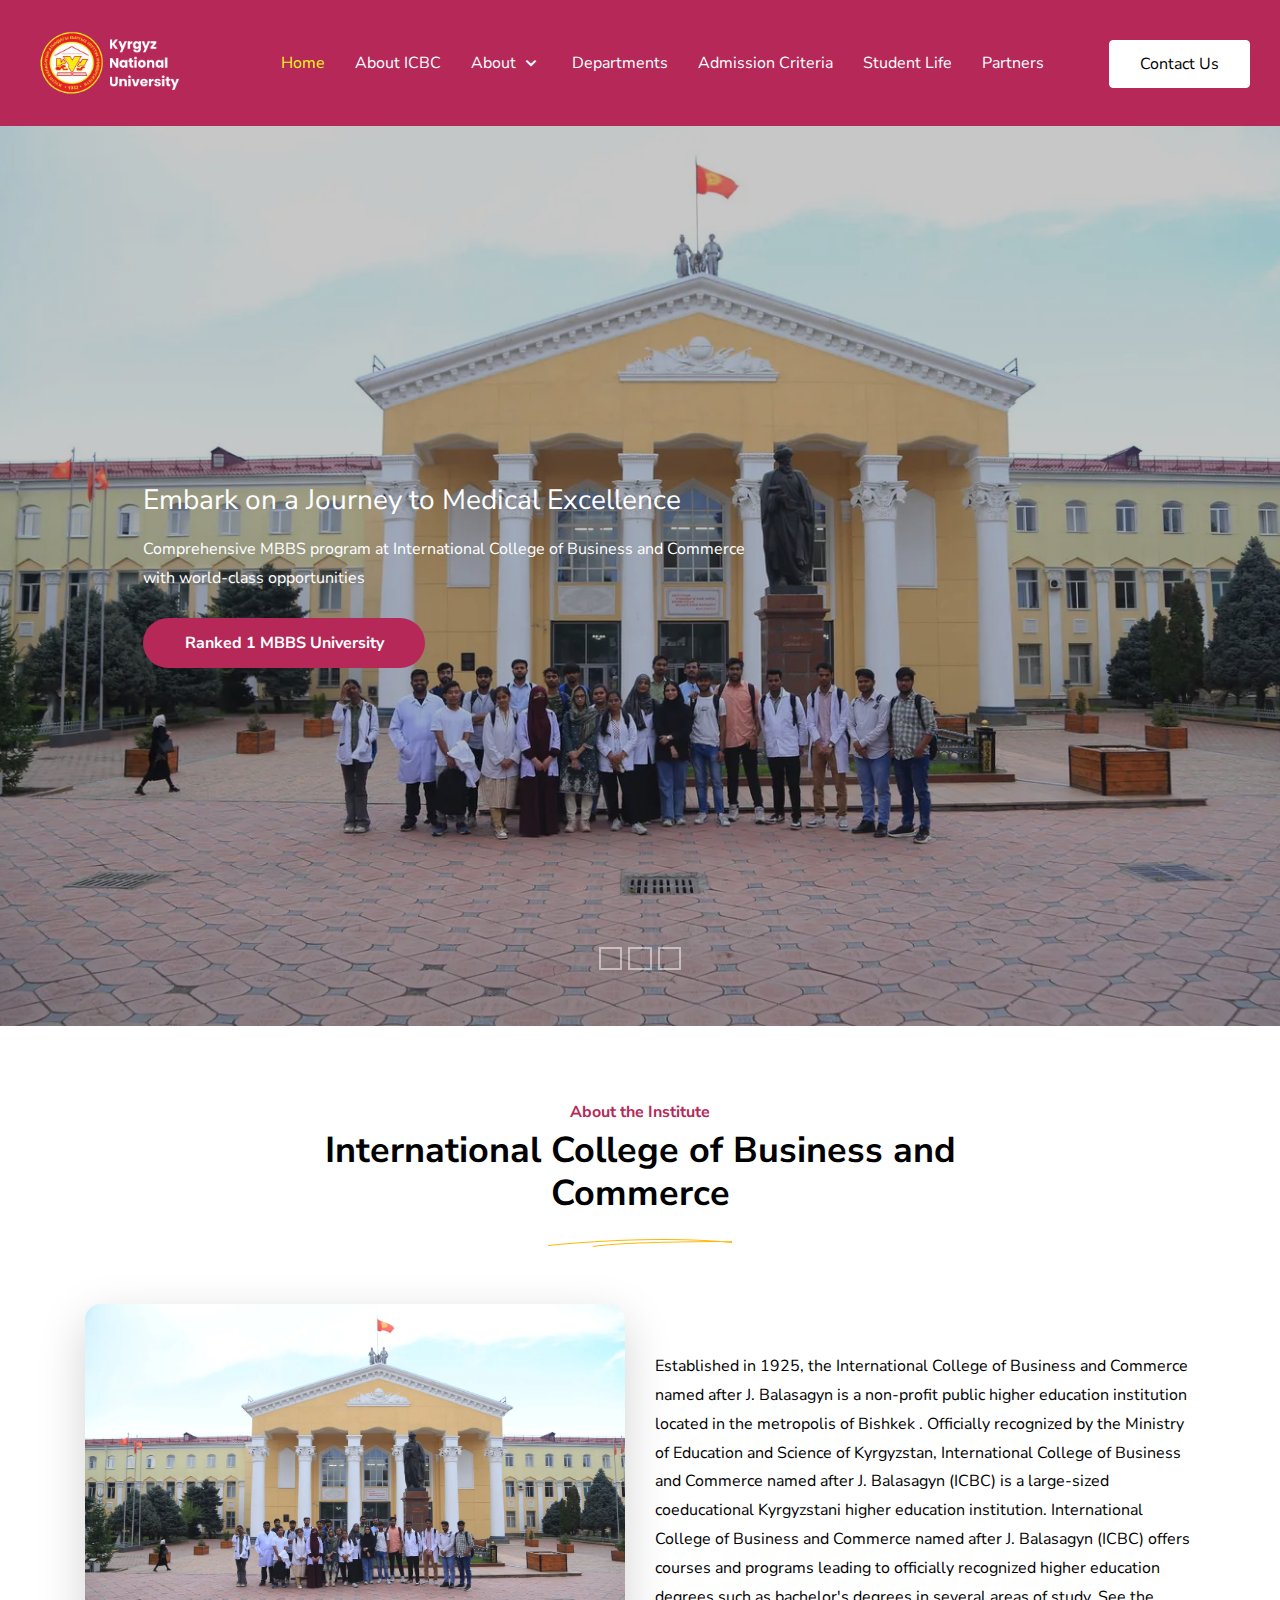
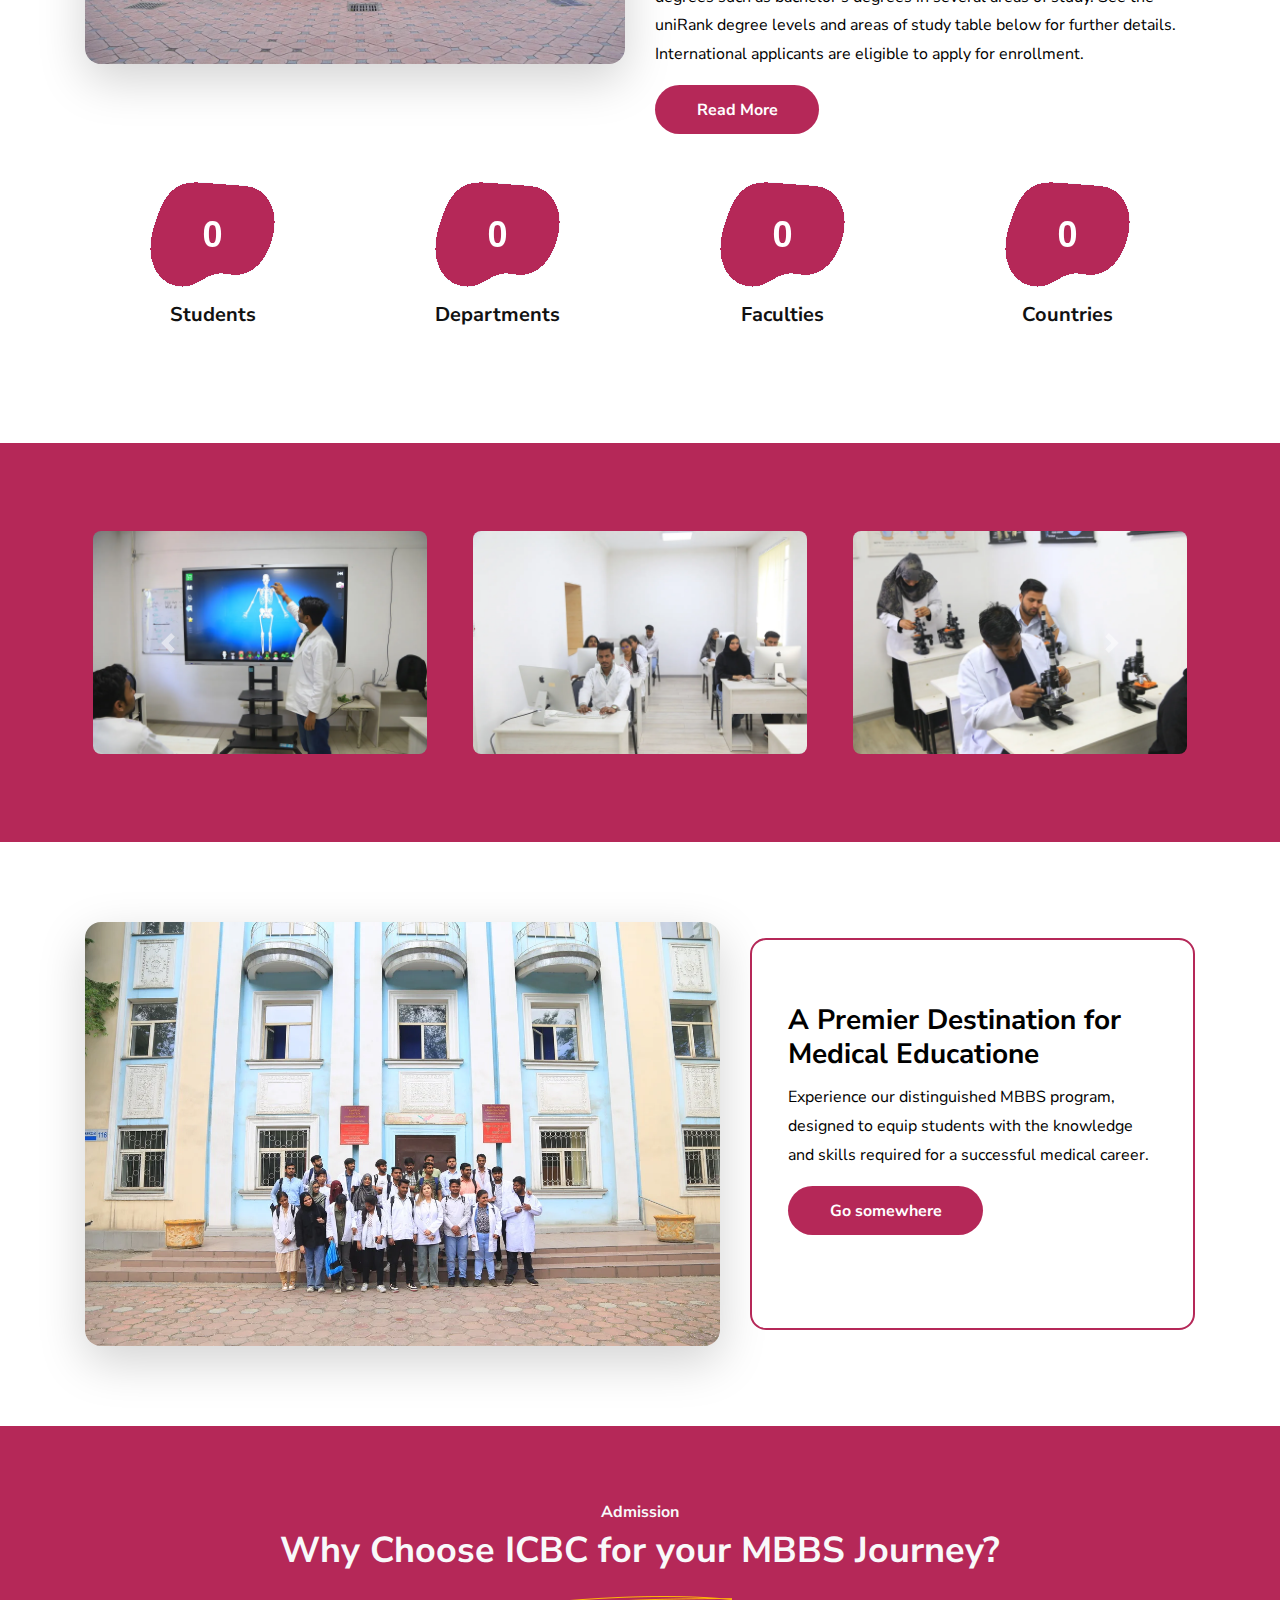
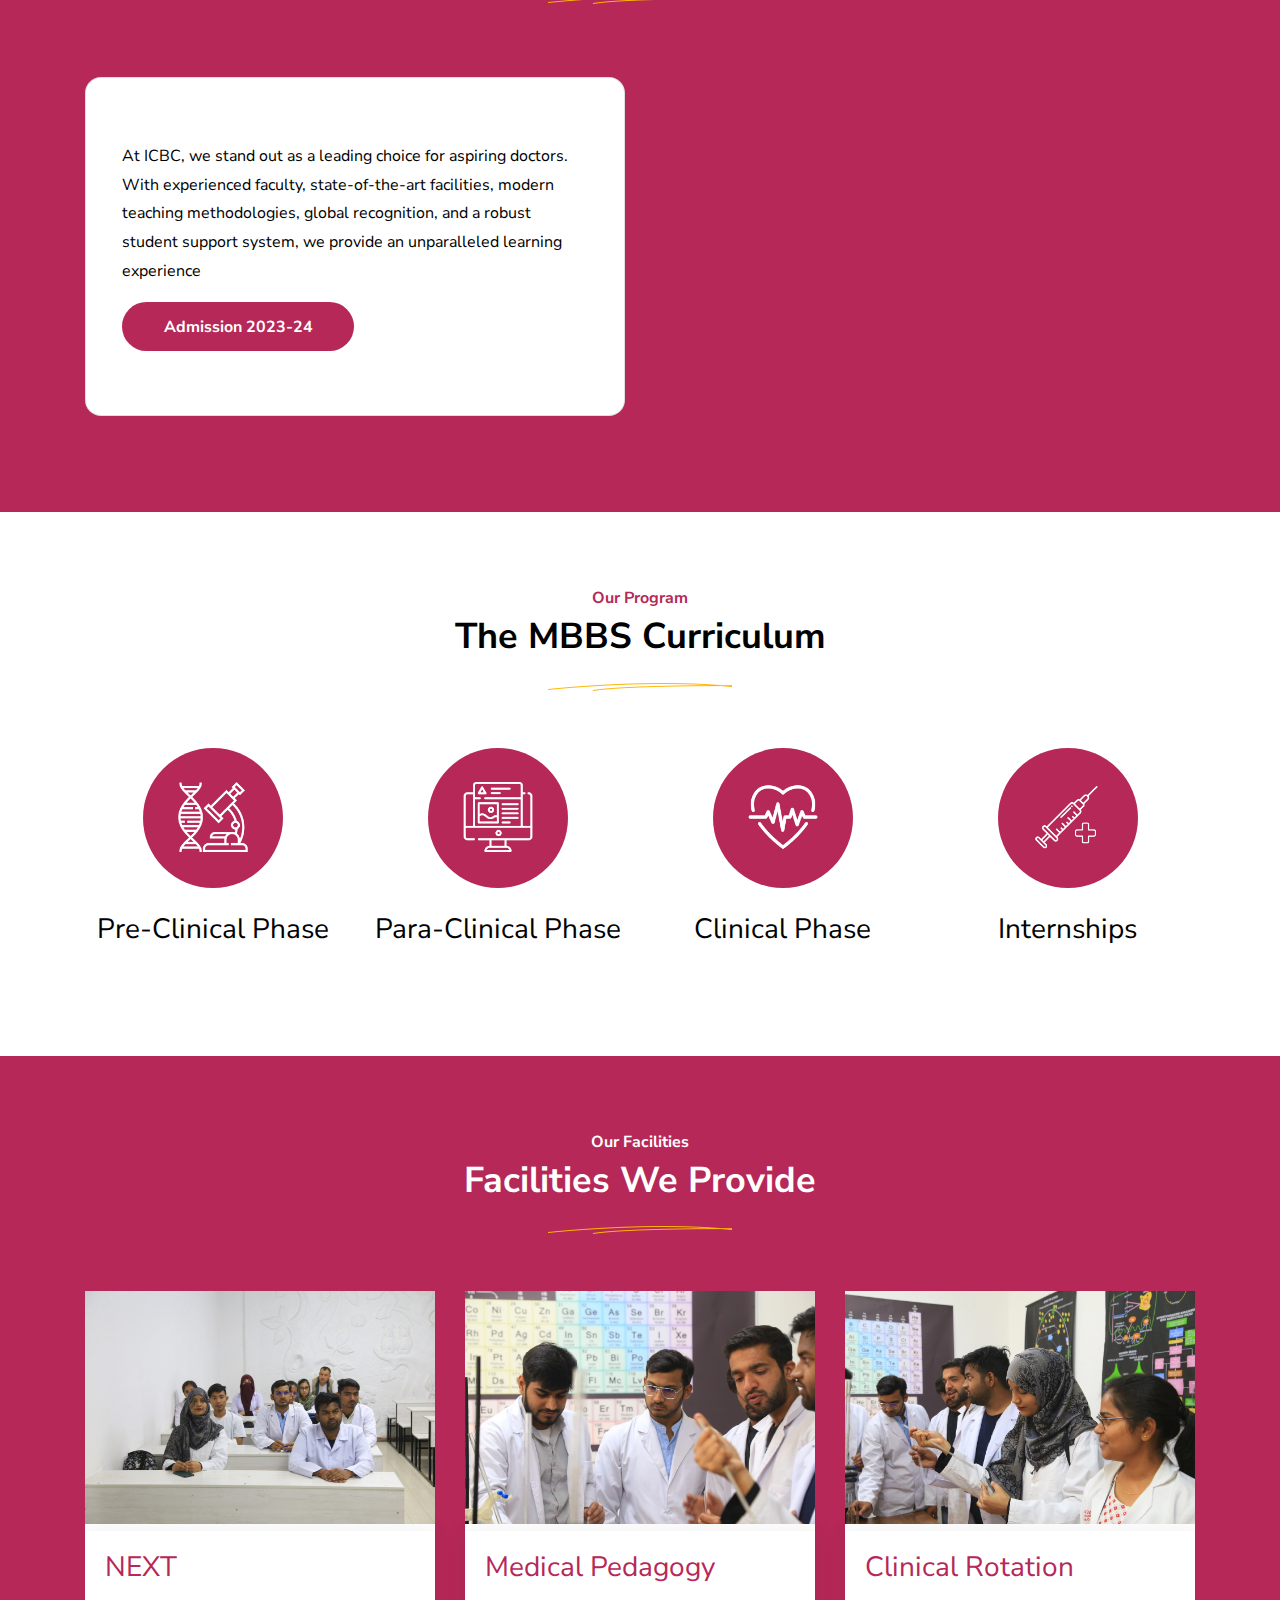
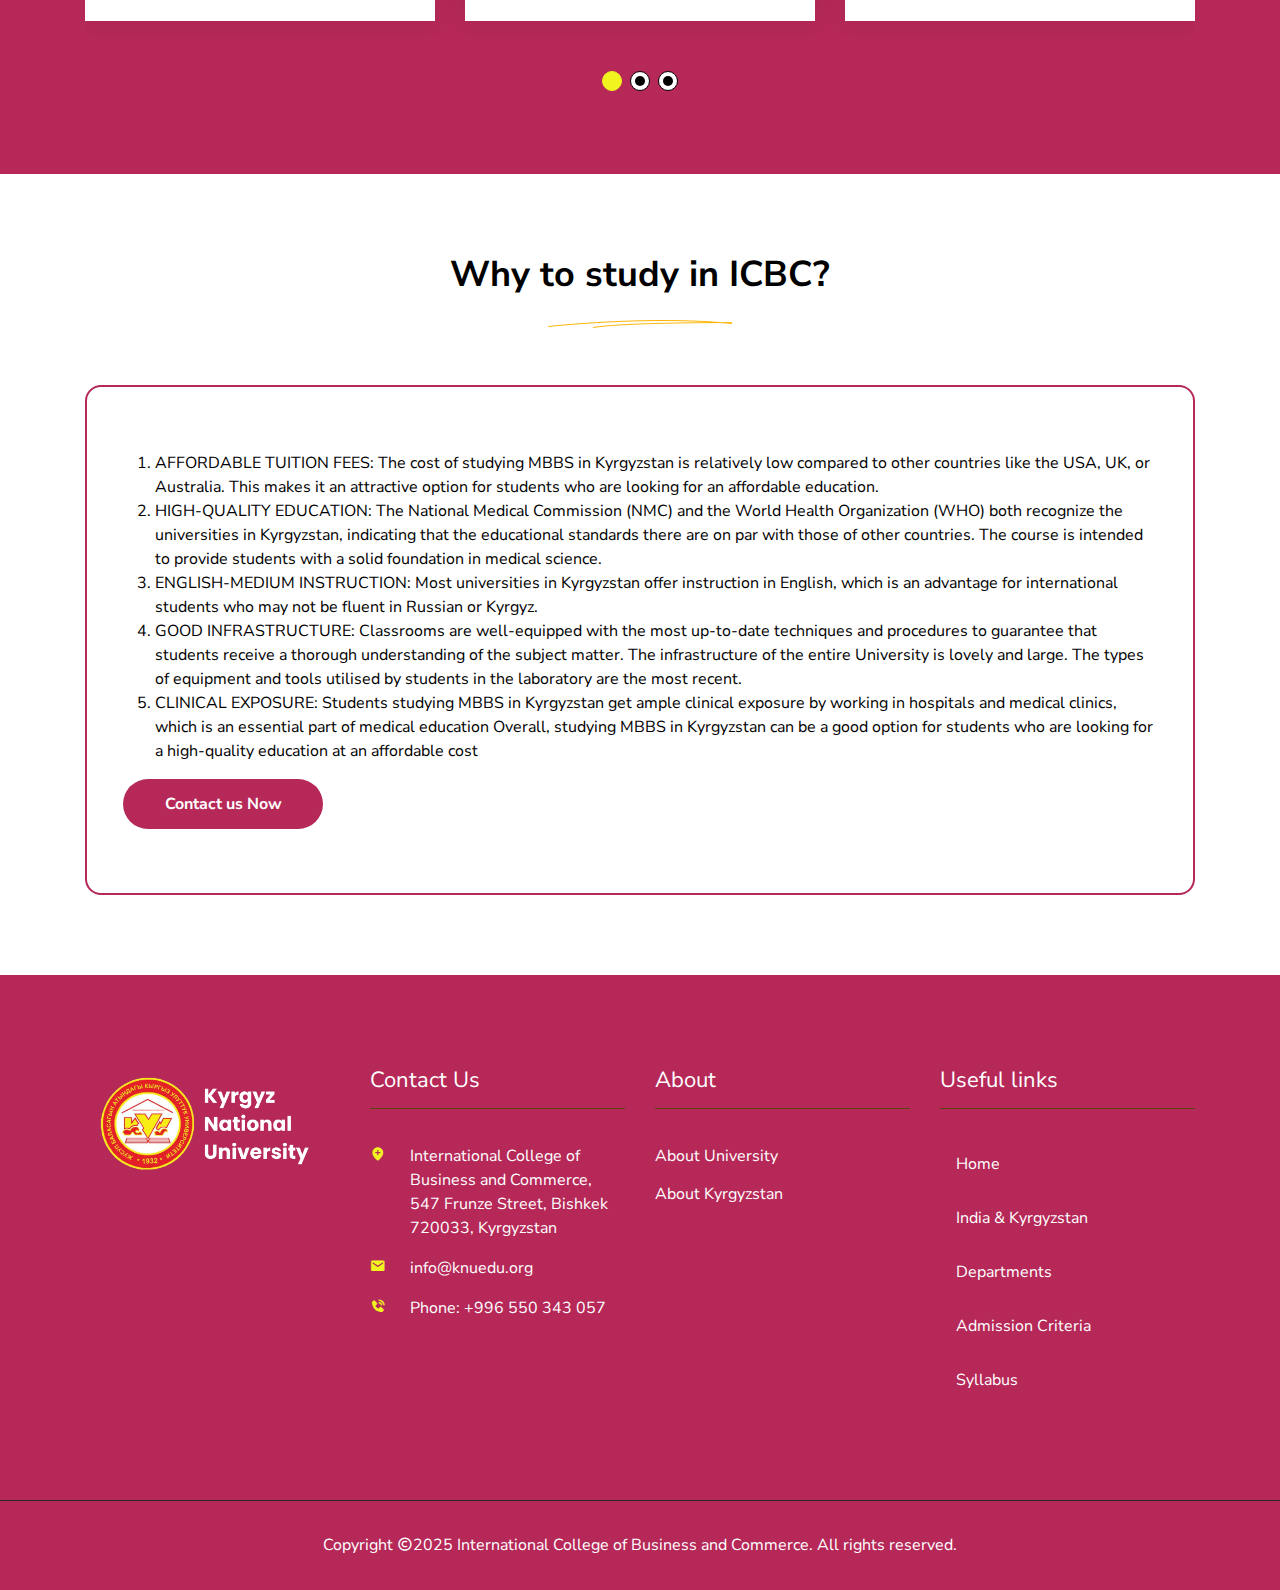
<file: index.html>
﻿		                <!doctype html>
        <html lang="en">

        <head>
            <meta name="google-site-verification" content="_uR4xFuvXv4ir13Qmx_nxj2XvKxR-OwTRiYNKektbH0">
        <!-- Required meta tags -->
        <meta charset="utf-8">
        <meta name="viewport" content="width=device-width, initial-scale=1, shrink-to-fit=no">
        
        <meta name="title" content="International College of Business and Commerce, Kyrgyzstan - knuedu.org">
        <meta name="description" content="International College of Business and Commerce was organized in 1972 and is the leading institute in the field of education “Pediatrics”.">
        <meta name="keywords" content="International College of Business and Commerce, mbbs in International College of Business and Commerce, International College of Business and Commerce, admission in International College of Business and Commerce 2024, ICBC Collaboration, International College of Business and Commerce, Kyrgyzstan, ICBC courses-and-fees"> 
        <link rel="canonical" href="http://localhost/knu/">
        <meta property="og:site_name" content="knu">
        <meta property="og:type" content="activity">
        <meta property="og:title" content="International College of Business and Commerce">
        <meta property="og:description" content="International College of Business and Commerce was organized in 1972 and is the leading institute in the field of education “Pediatrics”.">
        <meta property="og:url" content="http://localhost/knu/">
        <meta name="twitter:card" content="summary">
        <meta name="twitter:domain" content="http://localhost/knu/">
        <meta name="twitter:title" content="International College of Business and Commerce ">
        <meta name="twitter:description" content="International College of Business and Commerce was organized in 1972 and is the leading institute in the field of education “Pediatrics”.">
        <!-- Bootstrap Min CSS -->
        <link rel="stylesheet" href="assets/css/bootstrap.min.css">
        <!-- Owl Theme Default Min CSS -->
        <link rel="stylesheet" href="assets/css/owl.theme.default.min.css">
        <!-- Owl Carousel Min CSS -->
        <link rel="stylesheet" href="assets/css/owl.carousel.min.css">
        <!-- Owl Magnific Popup Min CSS -->
        <link rel="stylesheet" href="assets/css/magnific-popup.min.css">
        <!-- Animate Min CSS -->
        <link rel="stylesheet" href="assets/css/animate.min.css">
        <!-- Boxicons Min CSS -->
        <link rel="stylesheet" href="assets/css/boxicons.min.css">
        <!-- Flaticon CSS -->
        <link rel="stylesheet" href="assets/css/flaticon.css">
        <!-- Meanmenu Min CSS -->
        <link rel="stylesheet" href="assets/css/meanmenu.min.css">
        <!-- Nice Select Min CSS -->
        <link rel="stylesheet" href="assets/css/nice-select.min.css">
        <!-- Odometer Min CSS-->
        <link rel="stylesheet" href="assets/css/odometer.min.css">
        <!-- Style CSS -->
        <link rel="stylesheet" href="assets/css/style.css">
        <!-- Responsive CSS -->
        <link rel="stylesheet" href="assets/css/responsive.css">
        <!-- Lightbox CSS -->
        <link rel="stylesheet" href="assets/lightbox/css/lightbox.min.css">
        <!-- My Custom CSS -->
        <link rel="stylesheet" href="assets/css/my.css">

        <!-- Favicon -->
        <link rel="icon" type="image/png" href="assets/img/favicon.ico">
        <!-- Title -->
        <title>International College of Business and Commerce</title>
        </head>

        <body>
        

        <!-- Start Navbar Area -->
        <div class="navbar-area">
            <!-- Menu For Mobile Device -->
            <div class="mobile-nav ">
                <a href="" class="logo d-flex">
                <img src="assets/images-knu/Kyrgys.png" width="60%">
                    
                </a>
            </div>


            <!-- Menu For Desktop Device -->
            <div class="main-nav">
                <div class="container-fluid">
                    <nav class="navbar navbar-expand-md d-flex">
                        <a class="navbar-brand d-flex" href="">
                            
                            <img src="assets/images-knu/Kyrgys.png" width="200px;">
                          
                        </a>

                        <div class="collapse navbar-collapse mean-menu">
                            <ul class="navbar-nav m-auto">
                                <li class="nav-item">
                                    <a href="" class="nav-link active">
                                       Home
                                    </a>
                                </li>
                              
                                 
                                 <li class="nav-item">
                                    <a href="university.html" class="nav-link ">
                                     About ICBC
                                    </a>
                                </li>
                                  <li class="nav-item">
                                    <a href="#" class="nav-link ">
                                        About
                                        <i class="bx bx-chevron-down"></i>
                                    </a>

                                    <ul class="dropdown-menu">
                                        <li class="nav-item">
                                            <a href="kyrgyzstan.html" class="nav-link">About Kyrgyzstan</a>
                                        </li>
                                        
                                        <li class="nav-item">
                                            <a href="india-kyrgys.html" class="nav-link">India & Kyrgyzstan</a>
                                        </li>                                        
                                    </ul>
                                </li>
                                 <li class="nav-item">
                                    <a href="departments.html" class="nav-link ">
                                       Departments
                                    </a>
                                </li>
                                 <li class="nav-item">
                                    <a href="admission-criteria.html" class="nav-link ">
                                       Admission Criteria
                                    </a>
                                  
                                </li> 
                               <!-- <li class="nav-item">
                                    <a href="./syllabus" class="nav-link ">
                                      Syllabus
                                    </a>
                                </li>  -->
                                <li class="nav-item">
                                    <a href="student-life.html" class="nav-link ">
                                      Student Life
                                    </a>
                                </li>      <li class="nav-item">
                                  <a href="partners.html" class="nav-link">Partners</a>
                                </li>

                            </ul>

                            <!-- Start Other Option -->
                            <div class="others-option">
                                <!-- Search field was here -->

                                <!-- Cart icon was here -->

                                <div class="register">
                                    <a href="contact-us.html" class="default-btn cta-btn">
                                        Contact Us
                                    </a>
                                </div>
                            </div>
                            <!-- End Other Option -->
                        </div>
                    </nav>
                </div>
            </div>

            <!-- Start Others Option For Responsive -->
            <div class="others-option-for-responsive">
                <div class="container">
                    <div class="dot-menu">
                        <div class="inner">
                            <div class="circle circle-one bg-light"></div>
                            <div class="circle circle-two bg-light"></div>
                            <div class="circle circle-three bg-light"></div>
                        </div>
                    </div>

                    <div class="container">
                        <div class="option-inner">
                            <div class="others-option justify-content-center d-flex align-items-center">
                                <!-- Search field was here -->

                                <!-- Cart icon was here -->

                                <div class="register">
                                    <a href="contact-us.html" class="default-btn cta-btn ">
                                        Contact Us
                                    </a>
                                </div>
                            </div>                              
                        </div>
                    </div>
                </div>
            </div>
            <!-- End Others Option For Responsive -->
        </div>
        <!-- End Navbar Area -->		<link href="css.css" rel="stylesheet">
		  <!-- Bootstrap CSS -->
		  <link rel="stylesheet" href="assets/css-slider/bootstrap.min.css">
		  <!-- Fontawesome CSS -->
		  <link rel="stylesheet" href="assets/css-slider/font-awesome.min.css">
		  <!-- Animate CSS -->
		  <link rel="stylesheet" href="assets/css-slider/animate.css">
		  <!-- Common CSS -->
		  <link rel="stylesheet" href="assets/css-slider/common.css">
		  <!-- full-slider-1 CSS -->
		  <link rel="stylesheet" href="assets/css-slider/full-slider-2.css">
		  <!-- responsiveness -->
		  <link rel="stylesheet" href="assets/css-slider/responsiveness.css">
		
		<section class="full-slider-2">
		  <div id="carousel-full-slider-2" class="carousel slide" data-ride="carousel">
		    <ol class="carousel-indicators">
		      <li data-target="#carousel-full-slider-2" data-slide-to="0" class=""></li>
		      <li data-target="#carousel-full-slider-2" data-slide-to="1"></li>
		      <li data-target="#carousel-full-slider-2" data-slide-to="2"></li>
		    </ol>
		    <div class="carousel-inner">
		      <div class="carousel-item active " data-src="assets/images-knu/KNO_college_small.webp" style="background-image: url(assets/images-knu/KNO_college_small.webp);">
		        <div class="carousel-caption d-flex justify-content-center align-items-start text-left flex-column col-md-6 col-sm-6 col-xs-12  first-slide">
		          <h3>Embark on a Journey to Medical Excellence</h3>
		          <p>Comprehensive MBBS program at International College of Business and Commerce with world-class opportunities</p>
		          <a href="university.html" class="btn btn-primary btn-readmore">Ranked 1 MBBS University</a>
		        </div>
		      </div>
		      <div class="carousel-item " data-src="assets/images-knu/Kno-2.jpg" style="background-image: url(assets/images-knu/Kno-2.jpg);">
		        <div class="carousel-caption d-flex justify-content-center align-items-start text-left flex-column col-md-6 col-sm-6 col-xs-12  first-slide">
		          <h3>Embark on a Journey to Medical Excellence</h3>
		          <p>Comprehensive MBBS program at International College of Business and Commerce with world-class opportunities</p>
		          <a href="university.html" class="btn btn-primary btn-readmore">Ranked 1 MBBS University</a>
		        </div>
		      </div>
		       <div class="carousel-item " data-src="assets/images-knu/Kno-3.webp" style="background-image: url(assets/images-knu/Kno-3.webp);">
		        <div class="carousel-caption d-flex justify-content-center align-items-start text-left flex-column col-md-6 col-sm-6 col-xs-12  first-slide">
		          <h3>Embark on a Journey to Medical Excellence</h3>
		          <p>Comprehensive MBBS program at International College of Business and Commerce with world-class opportunities</p>
		          <a href="university.html" class="btn btn-primary btn-readmore">Ranked 1 MBBS University</a>
		        </div>
		      </div>
		      
		      </div>
		  
		</div></section>
		<!-- End Banner Area -->
	<section class="feature-area m-0 ptb-80 ">
		<div class="container   ">
		<div>
			<div class="section-title">
					<span class="text-pink font-weight-bold">About the Institute</span>
					<h2 class=" font-weight-bold">International College of Business and Commerce</h2>
					<img src="assets/img/section-title-shape.png" alt="Image">
				</div>
		<div class="row ">
			<div class="col-md-6 col-sm-6">
				
					<img class="shadow-lg bg-white img-rounded" src="assets/images-knu/KNO_college_small.webp" alt="about" class="border border-0 ">
				
			</div>
			<div class="col-md-6 col-sm-6 pt-5	">
				<p>Established in 1925, the International College of Business and Commerce named after J. Balasagyn is a non-profit public higher education institution located in the metropolis of Bishkek . Officially recognized by the Ministry of Education and Science of Kyrgyzstan, International College of Business and Commerce named after J. Balasagyn (ICBC) is a large-sized coeducational Kyrgyzstani higher education institution. International College of Business and Commerce named after J. Balasagyn (ICBC) offers courses and programs leading to officially recognized higher education degrees such as bachelor's degrees in several areas of study. See the uniRank degree levels and areas of study table below for further details. International applicants are eligible to apply for enrollment.
				</p>
				 <a href="university.html" class="btn btn-primary btn-readmore">Read More</a>
			</div>

			

		</div>

		</div>
		</div>
		<div class="container pt-5">
				<div class="row">
					<div class="col-lg-3 col-sm-6">
						<div class="single-counter">
							<div class="counter-shape shape-1">
								<img src="assets/images-knu/counter-shape-1.png" alt="Image">

								<h2>
									<span class="odometer text-white" data-count="1375">00</span>
								</h2>
							</div>

							<p class="font-weight-bold">Students</p>
						</div>
					</div>

					<div class="col-lg-3 col-sm-6">
						<div class="single-counter">
							<div class="counter-shape shape-2">
								<img src="assets/images-knu/counter-shape-1.png" alt="Image">

								<h2>
									<span class="odometer text-white" data-count="52">00</span>
								</h2>
							</div>

							<p class="font-weight-bold">Departments</p>
						</div>
					</div>

					<div class="col-lg-3 col-sm-6">
						<div class="single-counter">
							<div class="counter-shape shape-3">
								<img src="assets/images-knu/counter-shape-1.png" alt="Image">

								<h2>
									<span class="odometer text-white" data-count="49">00</span>
								</h2>
							</div>

							<p class="font-weight-bold">Faculties</p>
						</div>
					</div>

					<div class="col-lg-3 col-sm-6">
						<div class="single-counter">
							<div class="counter-shape shape-4">
								<img src="assets/images-knu/counter-shape-1.png" alt="Image">

								<h2>
									<span class="odometer text-white " data-count="13">0</span>
								</h2>
							</div>

							<p class="font-weight-bold">Countries</p>
						</div>
					</div>
				</div>
			</div>
		</section>
			<!-- Start Counter Area -->
	

		<section class="affordable-area ptb-80 bg-color-b52858">
<div class="container">
  <div id="carouselExample" class="carousel slide" data-ride="carousel">
    <div class="carousel-inner">
      <!-- Slides -->
      <div class="carousel-item active">
        <div class="row">
          <div class="col-md-4">
            <img src="assets/images-knu/gallery-slider/1.webp" class="p-2 d-block w-100 img-rounded" alt="Image 1">
          </div>
          <div class="col-md-4">
            <img src="assets/images-knu/gallery-slider/2.webp" class="p-2 d-block w-100 img-rounded" alt="Image 2">
          </div>
          <div class="col-md-4">
            <img src="assets/images-knu/gallery-slider/3.webp" class="p-2 d-block w-100 img-rounded" alt="Image 3">
          </div>
        </div>
      </div>
         <div class="carousel-item ">
        <div class="row">
          <div class="col-md-4">
            <img src="assets/images-knu/gallery-slider/4.webp" class="d-block w-100 img-rounded" alt="Image 4">
          </div>
          <div class="col-md-4">
            <img src="assets/images-knu/gallery-slider/5.webp" class="p-2 d-block w-100 img-rounded" alt="Image 5">
          </div>
          <div class="col-md-4">
            <img src="assets/images-knu/gallery-slider/6.webp" class="p-2 d-block w-100 img-rounded" alt="Image 6">
          </div>
        </div>
      </div>
         <div class="carousel-item ">
        <div class="row">
          <div class="col-md-4">
            <img src="assets/images-knu/gallery-slider/7.webp" class="p-2 d-block w-100 img-rounded" alt="Image 7">
          </div>
          <div class="col-md-4">
            <img src="assets/images-knu/gallery-slider/8.webp" class="p-2 d-block w-100 img-rounded" alt="Image 8">
          </div>
          <div class="col-md-4">
            <img src="assets/images-knu/gallery-slider/9.webp" class="p-2 d-block w-100 img-rounded" alt="Image 9">
          </div>
        </div>
      </div>
        <div class="carousel-item ">
        <div class="row">
          <div class="col-md-4">
            <img src="assets/images-knu/gallery-slider/10.webp" class="p-2 d-block w-100 img-rounded" alt="Image 7">
          </div>
          <div class="col-md-4">
            <img src="assets/images-knu/gallery-slider/11.webp" class="p-2 d-block w-100 img-rounded" alt="Image 11">
          </div>
          <div class="col-md-4">
            <img src="assets/images-knu/gallery-slider/12.webp" class="p-2 d-block w-100 img-rounded" alt="Image 12" style="height: 100%;">
          </div>
        </div>
      </div>
    </div>
    <!-- Controls -->
    <a class="carousel-control-prev" href="#carouselExample" role="button" data-slide="prev">
      <span class="carousel-control-prev-icon" aria-hidden="true"></span>
      <span class="sr-only">Previous</span>
    </a>
    <a class="carousel-control-next" href="#carouselExample" role="button" data-slide="next">
      <span class="carousel-control-next-icon" aria-hidden="true"></span>
      <span class="sr-only">Next</span>
    </a>
  </div>
</div>
		</section>
		<!-- End Counter Area -->
		<section class="affordable-area ptb-80 ">
			<div class="container ">
			
				<div class="row">
					<div class="col-md-7 col-sm-7">
						<img class="shadow-lg bg-white img-rounded" src="assets/images-knu/College.webp" alt="about" class="border border-0 ">
					</div>

					<div class="col-md-5 col-sm-5 py-3">
						<div class="card img-rounded p-3 " style="width:100%;height: 100%; border:2px solid #b52858;">
							<div class="card-body py-5">
						    <h3 class="card-title font-weight-bold">A Premier Destination for Medical Educatione</h3>
						    <p class="card-text">Experience our distinguished MBBS program, designed to equip students with the knowledge and skills required for a successful medical career.</p>
						    <a href="#" class="btn btn-primary btn-readmore ">Go somewhere</a>
						  </div>
					</div></div>
				</div>
			
			</div>
		</section>
		<section class="affordable-area ptb-80 bg-color-b52858">
			<div class="container">
				<div class="section-title">
					<span class="text-light font-weight-bold">Admission</span>
					<h2 class="text-light font-weight-bold">Why Choose ICBC for your MBBS Journey?</h2>
					<img src="assets/img/section-title-shape.png" alt="Image">
					
				</div>
				<div class="row flex-column-reverse flex-lg-row">
						
					<div class="col-md-6 col-sm-6 py-3	">
						<div class="card img-rounded p-3 " style="width:100%;height: 100%;">
							<div class="card-body py-5">
						    
						    <p class="card-text">At ICBC, we stand out as a leading choice for aspiring doctors. With experienced faculty, state-of-the-art facilities, modern teaching methodologies, global recognition, and a robust student support system, we provide an unparalleled learning experience</p>
						    <a href="#" class="btn btn-primary btn-readmore ">Admission 2023-24</a>
						  </div>
					</div></div>
					<div class="col-md-6 col-sm-6">	
					<iframe width="560" height="315" src="https://www.youtube.com/embed/2hIoZkXGSyo?si=WNsPwcxLyT4cuP-t" title="YouTube video player" frameborder="0" allow="accelerometer; autoplay; clipboard-write; encrypted-media; gyroscope; picture-in-picture; web-share" referrerpolicy="strict-origin-when-cross-origin" allowfullscreen></iframe>
</div>
					
				</div>
			</div>
		</section>
		<section class="feature-area m-0 ptb-80 ">
		<div class="container   ">
		<div>
			<div class="section-title">
					<span class="text-pink font-weight-bold">Our Program</span>
					<h2 class=" font-weight-bold">The MBBS Curriculum</h2>
					<img src="assets/img/section-title-shape.png" alt="Image">
				</div>
		<div class="row">
					<div class="col ">
						<div class="single-affordable one">
							<div class="my-icon-box bg-color-b52858">
								<img src="assets/images-knu/icons/microscope.png">
							</div>

							<h3>Pre-Clinical Phase</h3>
				
							
						</div>
					</div>

					<div class="col">
						<div class="single-affordable two">
							<div class="my-icon-box bg-color-b52858">
								<img src="assets/images-knu/icons/web-design.png">
							</div>

							<h3>Para-Clinical Phase</h3>
		
							</div>
					</div>

					<div class="col">
						<div class="single-affordable three">
							<div class="my-icon-box bg-color-b52858">
								<img src="assets/images-knu/icons/heart-beat.png">
							</div>

							<h3>Clinical Phase</h3>
					
						</div>
					</div>
					
					<div class="col">
						<div class="single-affordable three">
							<div class="my-icon-box bg-color-b52858">
								<img src="assets/images-knu/icons/internship.png">
							</div>

							<h3>Internships</h3>
					
						</div>
					</div>

			
				
				</div>
		</div>
		</div>
		</section>
		
<section class="courses-two-area ptb-80 bg-color-b52858">
			<div class="container">
				<div class="section-title">
					<span class="text-white font-weight-bold">Our Facilities</span>
					<h2 class="text-white font-weight-bold">Facilities We Provide</h2>
					<img src="assets/img/section-title-shape.png" alt="Image">
				</div>

				<div class="courses-slider-two owl-theme owl-carousel">
					<div class="single-course">
						<a href="#">
							<img src="assets/images-knu/gallery-slider/11.webp" style="width: 350px;height: 233px;" alt="Image">
						</a>

						<div class="course-content">

							<a href="#">
								<h3 class="text-pink">NEXT</h3>
							</a>

						</div>
					</div>

					<div class="single-course">
						<a href="#">
							<img src="assets/images-knu/gallery-slider/10.webp" style="width: 350px;height: 233px;" alt="Image">
						</a>

						<div class="course-content">

							<a href="#">
								<h3 class="text-pink">Medical Pedagogy</h3>
							</a>

						</div>
					</div>

					<div class="single-course">
						<a href="#">
							<img src="assets/images-knu/gallery-slider/9.webp" style="width: 350px;height: 233px;" alt="Image">
						</a>

						<div class="course-content">
							<a href="#">
								<h3 class="text-pink">Clinical Rotation</h3>
							</a>
						</div>
					</div>

					<div class="single-course">
						<a href="#">
							<img src="assets/images-knu/facilities/4.webp" style="width: 350px;height: 233px;" alt="Image">
						</a>

						<div class="course-content">
							<a href="#">
								<h3 class="text-pink">Seperate Campus</h3>
							</a>
						</div>
					</div>

					<div class="single-course">
						<a href="#">
							<img src="assets/images-knu/facilities/5.webp" style="width: 350px;height: 233px;" alt="Image">
						</a>

						<div class="course-content">
							<a href="#">
								<h3 class="text-pink">English Curriculum</h3>
							</a>
						</div>
					</div>
					<div class="single-course">
						<a href="#">
							<img src="assets/images-knu/facilities/6.webp" style="width: 350px;height: 233px;" alt="Image">
						</a>

						<div class="course-content">
							<a href="#">
								<h3 class="text-pink">Scholarship	</h3>
							</a>
						</div>
					</div>
					<div class="single-course">
						<a href="#">
							<img src="assets/images-knu/gallery-slider/8.webp" style="width: 350px;height: 233px;" alt="Image">
						</a>

						<div class="course-content">
							<a href="#">
								<h3 class="text-pink">Infrastructure</h3>
							</a>
						</div>
					</div>

				</div>
			</div>
		</section>

		<section class="feedback-area ptb-80 ">
			<div class="container">

				<div class="row ">
						<div class="section-title">
					<span class="text-pink font-weight-bold"></span>
					<h2 class=" font-weight-bold">Why to study in ICBC?</h2>
					<img src="assets/img/section-title-shape.png" alt="Image">

					
				</div>
					<div class="col-md-12">
						<div class="card img-rounded p-3 " style="width:100%;height: 100%; border:2px solid #b52858;">
							<div class="card-body py-5">
						 
						    <ol>
							  <li>AFFORDABLE TUITION FEES: The cost of studying MBBS in Kyrgyzstan is relatively low compared to other countries like the USA, UK, or Australia. This makes it an attractive option for students who are looking for an affordable education. </li>
							  <li>HIGH-QUALITY EDUCATION: The National Medical Commission (NMC) and the World Health Organization (WHO) both recognize the universities in Kyrgyzstan, indicating that the educational standards there are on par with those of other countries. The course is intended to provide students with a solid foundation in medical science. </li>
							  <li>ENGLISH-MEDIUM INSTRUCTION: Most universities in Kyrgyzstan offer instruction in English, which is an advantage for international students who may not be fluent in Russian or Kyrgyz.</li>
							  <li>GOOD INFRASTRUCTURE: Classrooms are well-equipped with the most up-to-date techniques and procedures to guarantee that students receive a thorough understanding of the subject matter. The infrastructure of the entire University is lovely and large. The types of equipment and tools utilised by students in the laboratory are the most recent.</li>
							  <li>CLINICAL EXPOSURE: Students studying MBBS in Kyrgyzstan get ample clinical exposure by working in hospitals and medical clinics, which is an essential part of medical education Overall, studying MBBS in Kyrgyzstan can be a good option for students who are looking for a high-quality education at an affordable cost</li>
							</ol>

						    <a href="contact-us.html" class="btn btn-primary btn-readmore ">Contact us Now</a>
						  </div>
					</div></div>
				</div>
				
		</div></section>
		<!-- End Feedback Area -->
		<!--JQuery-->
		<script src="assets/js-slider/jqyery.js"></script>
		<!--touchSwiper js-->
		<script src="assets/js-slider/touchswipe.min.js"></script>
		<!--Bootstrap js-->
		<script src="assets/js-slider/bootstrap.min.js"></script>
		<!--Custom js-->
		<script src="assets/js-slider/custom.js"></script>
		<!-- Start Footer Top Area -->
<footer class="footer-top-area pt-100 pb-70 bg-color-b52858">
    <div class="container">
        <div class="row">
             <div class="col-lg-3 col-sm-6">
                <div class="footer-widget">
                  <a href=""> <img src="assets/images-knu/Kyrgys.png"></a>
                </div>
            </div>

            <div class="col-lg-3 col-sm-6">
                <div class="footer-widget">
                    <h3>Contact Us</h3>

                    <ul class="address">
                        <li class="location">
                            <i class="bx bxs-location-plus"></i>
                            International College of Business and Commerce, 547 Frunze Street, Bishkek 720033, Kyrgyzstan


                        </li>

                        <li>
                            <i class="bx bxs-envelope"></i>
                            <a href="mailto:info@tsampi.uz">   info@knuedu.org </a>
                           
                        </li>


                        <li>
                            <i class="bx bxs-phone-call"></i>
                            <a href="tel: +996 550 343 057">Phone: +996 550 343 057</a>
                            <!-- <a href="tel:+1(514)312-6688">+1 (514) 312-6688</a> -->
                        </li>
                    </ul>
                </div>
            </div>

            <div class="col-lg-3 col-sm-6">
                <div class="footer-widget">
                    <h3>About</h3>

                    <ul class="link">
                      
                         <li class="nav-item">
                        <a href="university.html">About University</a>
                                        </li>

                        <li>
                             <a href="kyrgyzstan.html">About Kyrgyzstan</a>
                        </li>
                       
                    </ul>
                </div>
            </div>

           <!--  <div class="col-lg-3 col-sm-6">
                <div class="footer-widget">
                    <h3>Student</h3>

                    <ul class="link">
                        <li>
                            <a href="./student/foreign-students">Foreign Students</a>
                        </li>
                        <li>
                            <a href="./student/student-life">Student Life</a>
                        </li>
                        <li>
                            <a href="./student/student-club">Student Club</a>
                        </li>
                    </ul>
                </div>
            </div>
 -->
            <div class="col-lg-3 col-sm-6">
                <div class="footer-widget">
                    <h3>Useful links</h3>

                    <ul class="link">
                         <li class="nav-item">
                                    <a href="" class="nav-link ">
                                      Home
                                    </a>
                                </li>
                        <li class="nav-item">
                                    <a href="india-kyrgys.html" class="nav-link ">
                                       India & Kyrgyzstan
                                    </a>
                                </li>
                                 <li class="nav-item">
                                    <a href="departments.html" class="nav-link ">
                                       Departments
                                    </a>
                                </li>
                                 <li class="nav-item">
                                    <a href="admission-criteria.html" class="nav-link ">
                                       Admission Criteria
                                    </a>
                                </li> 
                                <li class="nav-item">
                                    <a href="syllabus.html" class="nav-link ">
                                      Syllabus
                                    </a>
                                </li>
                               
                    </ul>
                </div>
            </div>
        </div>
    </div>
</footer>
<!-- End Footer Top Area -->

<!-- Start Footer Bottom Area -->
<footer class="footer-bottom-area bg-color-b52858">
    <div class="container">
        <div class="copyright-wrap">
            <p class="">
                Copyright <i class="bx bx-copyright"></i>2025 <span class="text-white">International College of Business and Commerce</span>. All rights reserved.
            </p>
        </div>
    </div>
</footer>
<!-- End Footer Bottom Area -->

<!-- Start Go Top Area -->
<div class="go-top ">
    <i class='bx bx-chevrons-up'></i>
    <i class='bx bx-chevrons-up'></i>
</div>
<!-- End Go Top Area -->

<!-- Jquery Min JS -->
<script src="assets/js/jquery.min.js"></script>
<!-- Bootstrap Bundle Min JS -->
<script src="assets/js/bootstrap.bundle.min.js"></script>
<!-- Meanmenu Min JS -->
<script src="assets/js/meanmenu.min.js"></script>
<!-- Owl Carousel Min JS -->
<script src="assets/js/owl.carousel.min.js"></script>
<!-- Wow Min JS -->
<script src="assets/js/wow.min.js"></script>
<!-- Nice Select Min JS -->
<script src="assets/js/nice-select.min.js"></script>
<!-- Magnific Popup Min JS -->
<script src="assets/js/magnific-popup.min.js"></script>
<!-- jarallax Min JS -->
<script src="assets/js/jarallax.min.js"></script>
<!-- Appear Min JS -->
<script src="assets/js/appear.min.js"></script>
<!-- Odometer JS -->
<script src="assets/js/odometer.min.js"></script>
<!-- Form Validator Min JS -->
<script src="assets/js/form-validator.min.js"></script>
<!-- Contact JS -->
<script src="assets/js/contact-form-script.js"></script>
<!-- Ajaxchimp Min JS -->
<script src="assets/js/ajaxchimp.min.js"></script>
<!-- MixItUp JS -->
<script src="assets/js/mixitup.min.js"></script>
<!-- Lightbox JS -->
<script src="assets/lightbox/js/lightbox.min.js"></script>
<!-- Custom JS -->
<script src="assets/js/custom.js"></script>
<!-- MY JS -->
<script src="assets/js/my.js"></script>
	<div style="display:none;"><a data-href="https://smalltool.github.io/">一键仿站工具</a></div>
</body>

</html>
</file>
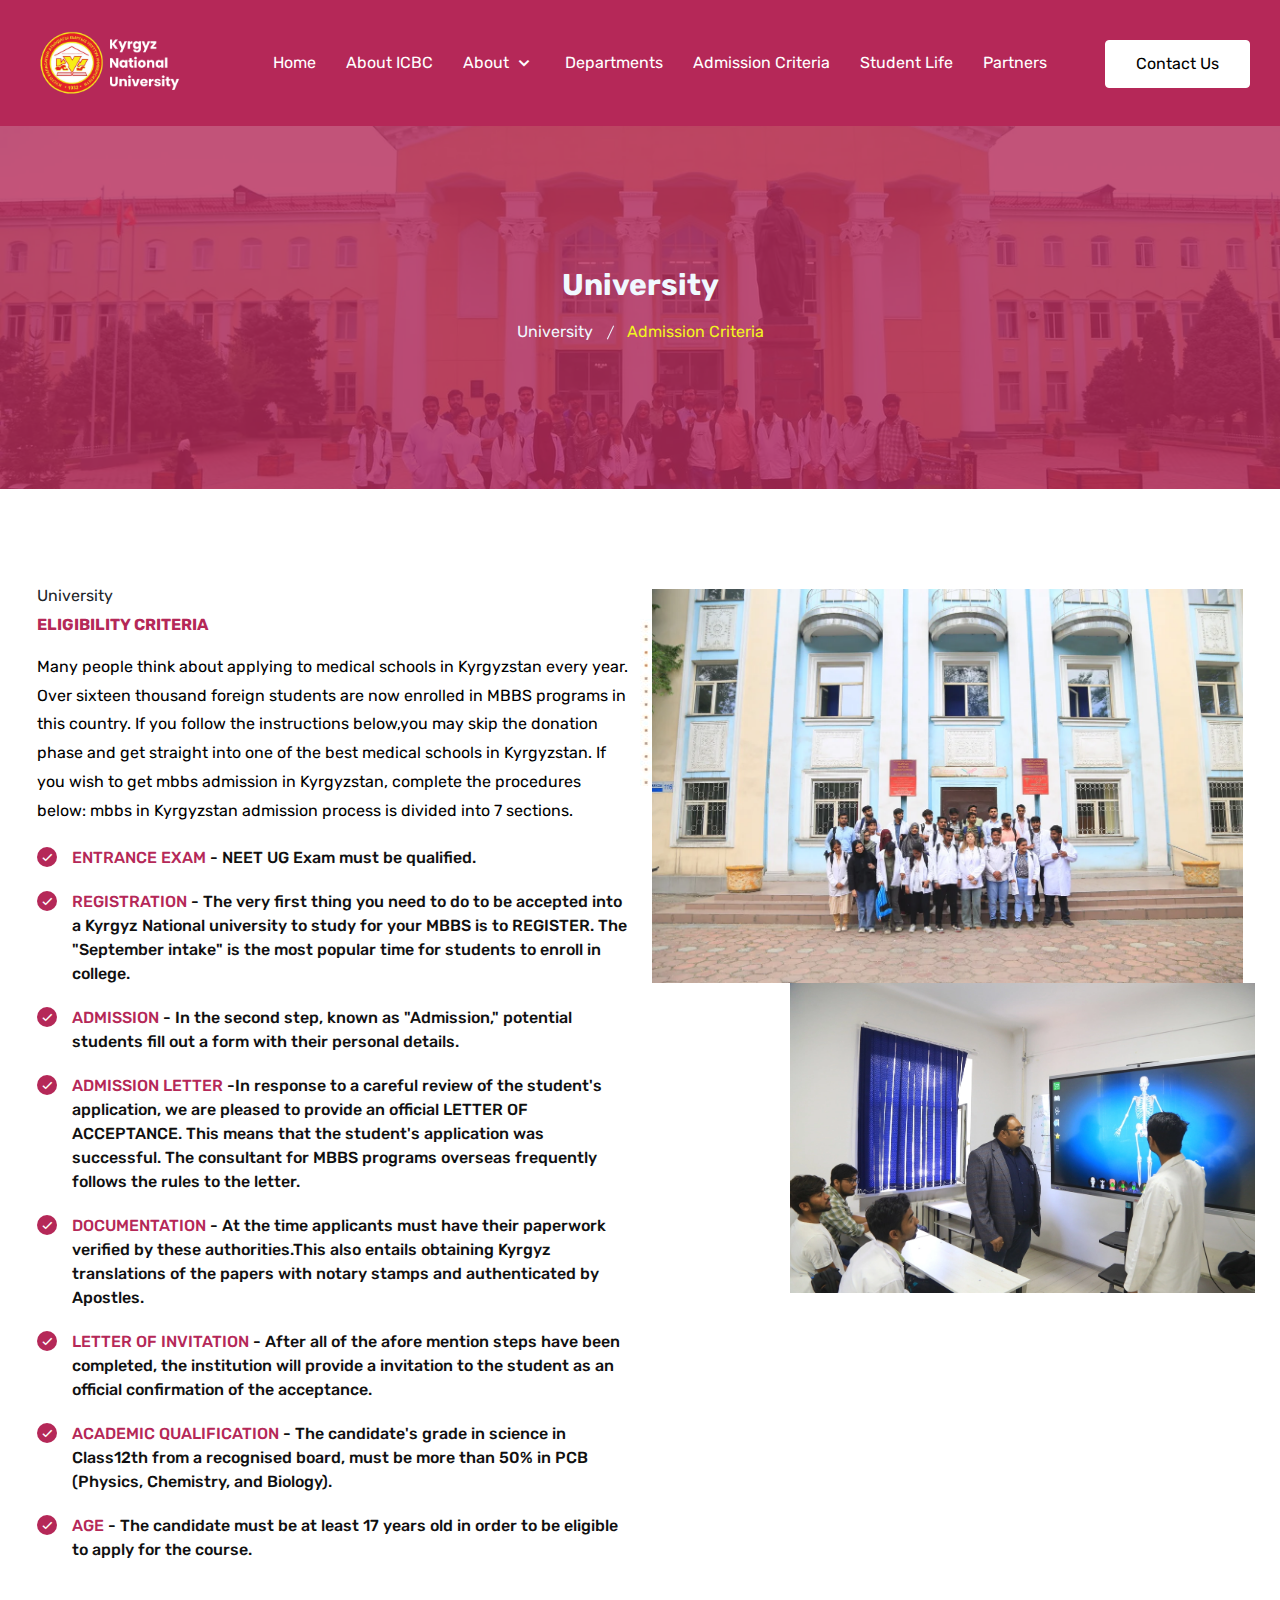
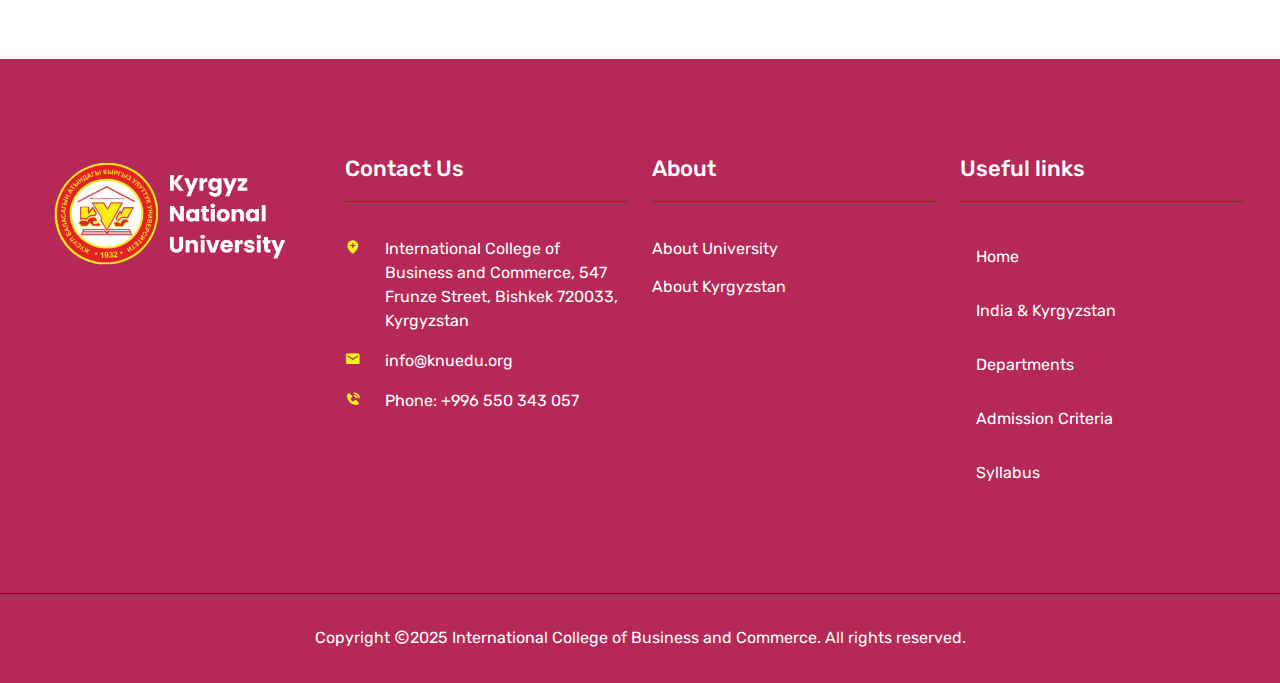
<file: admission-criteria.html>
﻿                <!doctype html>
        <html lang="en">

        <head>
            <meta name="google-site-verification" content="_uR4xFuvXv4ir13Qmx_nxj2XvKxR-OwTRiYNKektbH0">
        <!-- Required meta tags -->
        <meta charset="utf-8">
        <meta name="viewport" content="width=device-width, initial-scale=1, shrink-to-fit=no">
        
        <meta name="title" content="International College of Business and Commerce, Kyrgyzstan - knuedu.org">
        <meta name="description" content="International College of Business and Commerce was organized in 1972 and is the leading institute in the field of education “Pediatrics”.">
        <meta name="keywords" content="International College of Business and Commerce, mbbs in International College of Business and Commerce, International College of Business and Commerce, admission in International College of Business and Commerce 2024, ICBC Collaboration, International College of Business and Commerce, Kyrgyzstan, ICBC courses-and-fees"> 
        <link rel="canonical" href="http://localhost/knu/">
        <meta property="og:site_name" content="knu">
        <meta property="og:type" content="activity">
        <meta property="og:title" content="International College of Business and Commerce">
        <meta property="og:description" content="International College of Business and Commerce was organized in 1972 and is the leading institute in the field of education “Pediatrics”.">
        <meta property="og:url" content="http://localhost/knu/">
        <meta name="twitter:card" content="summary">
        <meta name="twitter:domain" content="http://localhost/knu/">
        <meta name="twitter:title" content="International College of Business and Commerce ">
        <meta name="twitter:description" content="International College of Business and Commerce was organized in 1972 and is the leading institute in the field of education “Pediatrics”.">
        <!-- Bootstrap Min CSS -->
        <link rel="stylesheet" href="assets/css/bootstrap.min.css">
        <!-- Owl Theme Default Min CSS -->
        <link rel="stylesheet" href="assets/css/owl.theme.default.min.css">
        <!-- Owl Carousel Min CSS -->
        <link rel="stylesheet" href="assets/css/owl.carousel.min.css">
        <!-- Owl Magnific Popup Min CSS -->
        <link rel="stylesheet" href="assets/css/magnific-popup.min.css">
        <!-- Animate Min CSS -->
        <link rel="stylesheet" href="assets/css/animate.min.css">
        <!-- Boxicons Min CSS -->
        <link rel="stylesheet" href="assets/css/boxicons.min.css">
        <!-- Flaticon CSS -->
        <link rel="stylesheet" href="assets/css/flaticon.css">
        <!-- Meanmenu Min CSS -->
        <link rel="stylesheet" href="assets/css/meanmenu.min.css">
        <!-- Nice Select Min CSS -->
        <link rel="stylesheet" href="assets/css/nice-select.min.css">
        <!-- Odometer Min CSS-->
        <link rel="stylesheet" href="assets/css/odometer.min.css">
        <!-- Style CSS -->
        <link rel="stylesheet" href="assets/css/style.css">
        <!-- Responsive CSS -->
        <link rel="stylesheet" href="assets/css/responsive.css">
        <!-- Lightbox CSS -->
        <link rel="stylesheet" href="assets/lightbox/css/lightbox.min.css">
        <!-- My Custom CSS -->
        <link rel="stylesheet" href="assets/css/my.css">

        <!-- Favicon -->
        <link rel="icon" type="image/png" href="assets/img/favicon.ico">

        <!-- Title -->
        <title>International College of Business and Commerce</title>
        </head>

        <body>
        

        <!-- Start Navbar Area -->
        <div class="navbar-area">
            <!-- Menu For Mobile Device -->
            <div class="mobile-nav ">
                <a href="index.html" class="logo d-flex">
                <img src="assets/images-knu/Kyrgys.png" width="60%">
                    
                </a>
            </div>


            <!-- Menu For Desktop Device -->
            <div class="main-nav">
                <div class="container-fluid">
                    <nav class="navbar navbar-expand-md d-flex">
                        <a class="navbar-brand d-flex" href="index.html">
                            
                            <img src="assets/images-knu/Kyrgys.png" width="200px;">
                          
                        </a>

                        <div class="collapse navbar-collapse mean-menu">
                            <ul class="navbar-nav m-auto">
                                <li class="nav-item">
                                    <a href="index.html" class="nav-link ">
                                       Home
                                    </a>
                                </li>
                              
                                 
                                 <li class="nav-item">
                                    <a href="university.html" class="nav-link ">
                                     About ICBC
                                    </a>
                                </li>
                                  <li class="nav-item">
                                    <a href="#" class="nav-link ">
                                        About
                                        <i class="bx bx-chevron-down"></i>
                                    </a>

                                    <ul class="dropdown-menu">
                                        <li class="nav-item">
                                            <a href="kyrgyzstan.html" class="nav-link">About Kyrgyzstan</a>
                                        </li>
                                        
                                        <li class="nav-item">
                                            <a href="india-kyrgys.html" class="nav-link">India & Kyrgyzstan</a>
                                        </li>                                        
                                    </ul>
                                </li>
                                 <li class="nav-item">
                                    <a href="departments.html" class="nav-link ">
                                       Departments
                                    </a>
                                </li>
                                 <li class="nav-item">
                                    <a href="" class="nav-link ">
                                       Admission Criteria
                                    </a>
                                  
                                </li> 
                               <!-- <li class="nav-item">
                                    <a href="./syllabus" class="nav-link ">
                                      Syllabus
                                    </a>
                                </li>  -->
                                <li class="nav-item">
                                    <a href="student-life.html" class="nav-link ">
                                      Student Life
                                    </a>
                                </li>      <li class="nav-item">
                                  <a href="partners.html" class="nav-link">Partners</a>
                                </li>

                            </ul>

                            <!-- Start Other Option -->
                            <div class="others-option">
                                <!-- Search field was here -->

                                <!-- Cart icon was here -->

                                <div class="register">
                                    <a href="contact-us.html" class="default-btn cta-btn">
                                        Contact Us
                                    </a>
                                </div>
                            </div>
                            <!-- End Other Option -->
                        </div>
                    </nav>
                </div>
            </div>

            <!-- Start Others Option For Responsive -->
            <div class="others-option-for-responsive">
                <div class="container">
                    <div class="dot-menu">
                        <div class="inner">
                            <div class="circle circle-one bg-light"></div>
                            <div class="circle circle-two bg-light"></div>
                            <div class="circle circle-three bg-light"></div>
                        </div>
                    </div>

                    <div class="container">
                        <div class="option-inner">
                            <div class="others-option justify-content-center d-flex align-items-center">
                                <!-- Search field was here -->

                                <!-- Cart icon was here -->

                                <div class="register">
                                    <a href="contact-us.html" class="default-btn cta-btn ">
                                        Contact Us
                                    </a>
                                </div>
                            </div>                              
                        </div>
                    </div>
                </div>
            </div>
            <!-- End Others Option For Responsive -->
        </div>
        <!-- End Navbar Area --><!-- Start Page Title Area -->
<div class="page-title-area bg-1">
	<div class="container">
		<div class="page-title-content">
			<h2>University</h2>
			<ul>
				<li>
					<a href="index.html">
						University
					</a>
				</li>

				<li class="active">Admission Criteria</li>
			</ul>
		</div>
	</div>
</div>
<!-- End Page Title Area -->

<!-- Start Education Area -->
<section class="education-area-two ptb-100">
	<div class="container">
		<div class="row">
			<div class="col-lg-6">
				<div class="education-content">
					<span class="top-title text-dark">University</span>
					<span class="my-top-title mb-3 text-pink fw-bold">ELIGIBILITY CRITERIA</span>
					<p>
						Many people think about applying to medical schools in Kyrgyzstan every year. Over sixteen thousand foreign students are now enrolled in MBBS programs in this country. If you follow the instructions below,you may skip the donation phase and get straight into one of the best medical schools in Kyrgyzstan. If you wish to get mbbs admission in Kyrgyzstan, complete the procedures below: mbbs in Kyrgyzstan admission process is divided into 7 sections.
					</p>


					<ul>
							<li>
								<i class="bx bx-check bg-color-b52858"></i>

								<span class="text-pink ">ENTRANCE EXAM</span> - NEET UG Exam must be qualified. 
							</li>
							<li>
								<i class="bx bx-check bg-color-b52858"></i>
								<span class="text-pink ">REGISTRATION</span> - The very first thing you need to do to be accepted into a Kyrgyz National university to study for your MBBS is to REGISTER. The "September intake" is the most popular time for students to enroll in college.

							</li>
							<li>
								<i class="bx bx-check bg-color-b52858"></i>
								<span class="text-pink ">ADMISSION</span> - In the second step, known as "Admission," potential students fill out a form with their personal details.
							</li>
							<li>
								<i class="bx bx-check bg-color-b52858"></i>
								<span class="text-pink ">ADMISSION LETTER</span> -In response to a careful review of the student's application, we are pleased to provide an official LETTER OF ACCEPTANCE. This means that the student's application was successful. The consultant for MBBS programs overseas frequently follows the rules to the letter.

							</li>
							<li>
								<i class="bx bx-check bg-color-b52858"></i>
								<span class="text-pink ">DOCUMENTATION</span> - At the time applicants must have their paperwork verified by these authorities.This also entails obtaining Kyrgyz translations of the papers with notary stamps and authenticated by Apostles.
							</li>

                            <li>
  								<i class="bx bx-check bg-color-b52858"></i>
								<span class="text-pink ">LETTER OF INVITATION</span> - After all of the afore mention steps have been completed, the institution will provide a invitation to the student as an official confirmation of the acceptance.
							</li>
							<li>
								<i class="bx bx-check bg-color-b52858"></i>
								<span class="text-pink ">ACADEMIC QUALIFICATION</span> - The candidate's grade in science in Class12th from a recognised board, must be more than 50% in PCB (Physics, Chemistry, and Biology).
							</li>
							<li>
								<i class="bx bx-check bg-color-b52858"></i>
								<span class="text-pink ">AGE</span> - The candidate must be at least 17 years old in order to be eligible to apply for the course.
							</li>
						</ul>
						
</div>
			</div>

			<div class="col-lg-6">
				<div class="education-img-wrap">
				<div class="education-img-2">
					<img src="assets/images-knu/College.webp" alt="Image">
				</div>

			<!--		<div class="education-img-3">  -->
				<!--		<img src="http://knuedu.org/assets/images-knu/Kno-3.webp" alt="Image">  -->
					<!--</div> -->

					<div class="education-img-4">
						<img src="assets/images-knu/medical-team.webp" alt="Image">
					</div>

					<div class="education-shape-1">
						<img src="assets/img/education-shape-1.jpg" alt="Image">
					</div>

					<div class="education-shape-2">
						<img src="assets/img/education-shape-2.png" alt="Image">
					</div>
				</div>
			</div>
			
		</div>

	</div>
</section>
<!-- End Education Area -->
<!-- Start Footer Top Area -->
<footer class="footer-top-area pt-100 pb-70 bg-color-b52858">
    <div class="container">
        <div class="row">
             <div class="col-lg-3 col-sm-6">
                <div class="footer-widget">
                  <a href="index.html"> <img src="assets/images-knu/Kyrgys.png"></a>
                </div>
            </div>

            <div class="col-lg-3 col-sm-6">
                <div class="footer-widget">
                    <h3>Contact Us</h3>

                    <ul class="address">
                        <li class="location">
                            <i class="bx bxs-location-plus"></i>
                            International College of Business and Commerce, 547 Frunze Street, Bishkek 720033, Kyrgyzstan


                        </li>

                        <li>
                            <i class="bx bxs-envelope"></i>
                            <a href="mailto:info@tsampi.uz">   info@knuedu.org </a>
                           
                        </li>


                        <li>
                            <i class="bx bxs-phone-call"></i>
                            <a href="tel: +996 550 343 057">Phone: +996 550 343 057</a>
                            <!-- <a href="tel:+1(514)312-6688">+1 (514) 312-6688</a> -->
                        </li>
                    </ul>
                </div>
            </div>

            <div class="col-lg-3 col-sm-6">
                <div class="footer-widget">
                    <h3>About</h3>

                    <ul class="link">
                      
                         <li class="nav-item">
                        <a href="university.html">About University</a>
                                        </li>

                        <li>
                             <a href="kyrgyzstan.html">About Kyrgyzstan</a>
                        </li>
                       
                    </ul>
                </div>
            </div>

           <!--  <div class="col-lg-3 col-sm-6">
                <div class="footer-widget">
                    <h3>Student</h3>

                    <ul class="link">
                        <li>
                            <a href="./student/foreign-students">Foreign Students</a>
                        </li>
                        <li>
                            <a href="./student/student-life">Student Life</a>
                        </li>
                        <li>
                            <a href="./student/student-club">Student Club</a>
                        </li>
                    </ul>
                </div>
            </div>
 -->
            <div class="col-lg-3 col-sm-6">
                <div class="footer-widget">
                    <h3>Useful links</h3>

                    <ul class="link">
                         <li class="nav-item">
                                    <a href="index.html" class="nav-link ">
                                      Home
                                    </a>
                                </li>
                        <li class="nav-item">
                                    <a href="india-kyrgys.html" class="nav-link ">
                                       India & Kyrgyzstan
                                    </a>
                                </li>
                                 <li class="nav-item">
                                    <a href="departments.html" class="nav-link ">
                                       Departments
                                    </a>
                                </li>
                                 <li class="nav-item">
                                    <a href="" class="nav-link ">
                                       Admission Criteria
                                    </a>
                                </li> 
                                <li class="nav-item">
                                    <a href="syllabus.html" class="nav-link ">
                                      Syllabus
                                    </a>
                                </li>
                               
                    </ul>
                </div>
            </div>
        </div>
    </div>
</footer>
<!-- End Footer Top Area -->

<!-- Start Footer Bottom Area -->
<footer class="footer-bottom-area bg-color-b52858">
    <div class="container">
        <div class="copyright-wrap">
            <p class="">
                Copyright <i class="bx bx-copyright"></i>2025 <span class="text-white">International College of Business and Commerce</span>. All rights reserved.
            </p>
        </div>
    </div>
</footer>
<!-- End Footer Bottom Area -->

<!-- Start Go Top Area -->
<div class="go-top ">
    <i class='bx bx-chevrons-up'></i>
    <i class='bx bx-chevrons-up'></i>
</div>
<!-- End Go Top Area -->

<!-- Jquery Min JS -->
<script src="assets/js/jquery.min.js"></script>
<!-- Bootstrap Bundle Min JS -->
<script src="assets/js/bootstrap.bundle.min.js"></script>
<!-- Meanmenu Min JS -->
<script src="assets/js/meanmenu.min.js"></script>
<!-- Owl Carousel Min JS -->
<script src="assets/js/owl.carousel.min.js"></script>
<!-- Wow Min JS -->
<script src="assets/js/wow.min.js"></script>
<!-- Nice Select Min JS -->
<script src="assets/js/nice-select.min.js"></script>
<!-- Magnific Popup Min JS -->
<script src="assets/js/magnific-popup.min.js"></script>
<!-- jarallax Min JS -->
<script src="assets/js/jarallax.min.js"></script>
<!-- Appear Min JS -->
<script src="assets/js/appear.min.js"></script>
<!-- Odometer JS -->
<script src="assets/js/odometer.min.js"></script>
<!-- Form Validator Min JS -->
<script src="assets/js/form-validator.min.js"></script>
<!-- Contact JS -->
<script src="assets/js/contact-form-script.js"></script>
<!-- Ajaxchimp Min JS -->
<script src="assets/js/ajaxchimp.min.js"></script>
<!-- MixItUp JS -->
<script src="assets/js/mixitup.min.js"></script>
<!-- Lightbox JS -->
<script src="assets/lightbox/js/lightbox.min.js"></script>
<!-- Custom JS -->
<script src="assets/js/custom.js"></script>
<!-- MY JS -->
<script src="assets/js/my.js"></script>
</body>

</html>
</file>
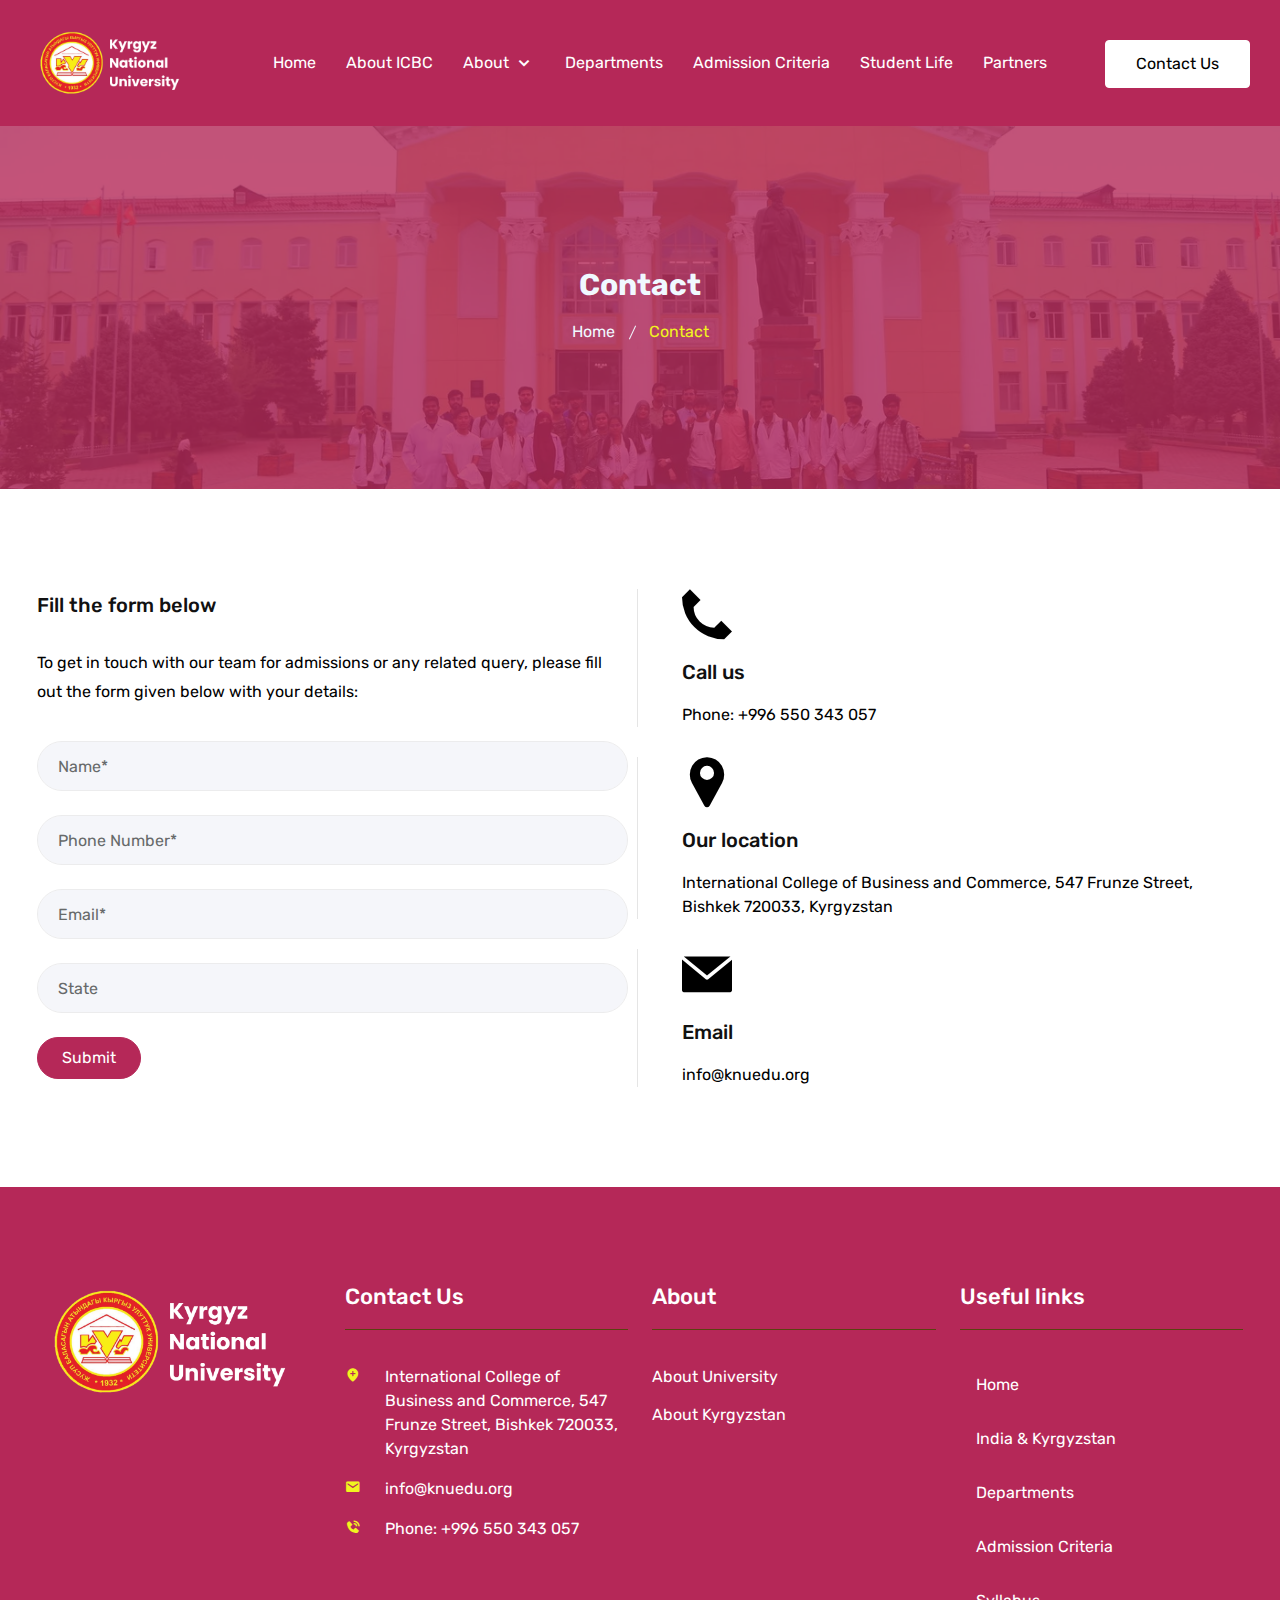
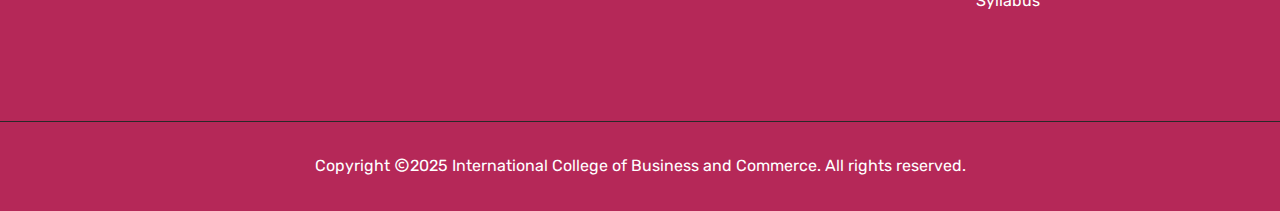
<file: contact-us.html>
﻿                <!doctype html>
        <html lang="en">

        <head>
            <meta name="google-site-verification" content="_uR4xFuvXv4ir13Qmx_nxj2XvKxR-OwTRiYNKektbH0">
        <!-- Required meta tags -->
        <meta charset="utf-8">
        <meta name="viewport" content="width=device-width, initial-scale=1, shrink-to-fit=no">
        
        <meta name="title" content="International College of Business and Commerce, Kyrgyzstan - knuedu.org">
        <meta name="description" content="International College of Business and Commerce was organized in 1972 and is the leading institute in the field of education “Pediatrics”.">
        <meta name="keywords" content="International College of Business and Commerce, mbbs in International College of Business and Commerce, International College of Business and Commerce, admission in International College of Business and Commerce 2024, ICBC Collaboration, International College of Business and Commerce, Kyrgyzstan, ICBC courses-and-fees"> 
        <link rel="canonical" href="http://localhost/knu/">
        <meta property="og:site_name" content="knu">
        <meta property="og:type" content="activity">
        <meta property="og:title" content="International College of Business and Commerce">
        <meta property="og:description" content="International College of Business and Commerce was organized in 1972 and is the leading institute in the field of education “Pediatrics”.">
        <meta property="og:url" content="http://localhost/knu/">
        <meta name="twitter:card" content="summary">
        <meta name="twitter:domain" content="http://localhost/knu/">
        <meta name="twitter:title" content="International College of Business and Commerce ">
        <meta name="twitter:description" content="International College of Business and Commerce was organized in 1972 and is the leading institute in the field of education “Pediatrics”.">
        <!-- Bootstrap Min CSS -->
        <link rel="stylesheet" href="assets/css/bootstrap.min.css">
        <!-- Owl Theme Default Min CSS -->
        <link rel="stylesheet" href="assets/css/owl.theme.default.min.css">
        <!-- Owl Carousel Min CSS -->
        <link rel="stylesheet" href="assets/css/owl.carousel.min.css">
        <!-- Owl Magnific Popup Min CSS -->
        <link rel="stylesheet" href="assets/css/magnific-popup.min.css">
        <!-- Animate Min CSS -->
        <link rel="stylesheet" href="assets/css/animate.min.css">
        <!-- Boxicons Min CSS -->
        <link rel="stylesheet" href="assets/css/boxicons.min.css">
        <!-- Flaticon CSS -->
        <link rel="stylesheet" href="assets/css/flaticon.css">
        <!-- Meanmenu Min CSS -->
        <link rel="stylesheet" href="assets/css/meanmenu.min.css">
        <!-- Nice Select Min CSS -->
        <link rel="stylesheet" href="assets/css/nice-select.min.css">
        <!-- Odometer Min CSS-->
        <link rel="stylesheet" href="assets/css/odometer.min.css">
        <!-- Style CSS -->
        <link rel="stylesheet" href="assets/css/style.css">
        <!-- Responsive CSS -->
        <link rel="stylesheet" href="assets/css/responsive.css">
        <!-- Lightbox CSS -->
        <link rel="stylesheet" href="assets/lightbox/css/lightbox.min.css">
        <!-- My Custom CSS -->
        <link rel="stylesheet" href="assets/css/my.css">

        <!-- Favicon -->

        <link rel="icon" type="image/png" href="assets/img/favicon.ico">

        <!-- Title -->
        <title>International College of Business and Commerce</title>
        </head>

        <body>
        

        <!-- Start Navbar Area -->
        <div class="navbar-area">
            <!-- Menu For Mobile Device -->
            <div class="mobile-nav ">
                <a href="index.html" class="logo d-flex">
                <img src="assets/images-knu/Kyrgys.png" width="60%">
                    
                </a>
            </div>


            <!-- Menu For Desktop Device -->
            <div class="main-nav">
                <div class="container-fluid">
                    <nav class="navbar navbar-expand-md d-flex">
                        <a class="navbar-brand d-flex" href="index.html">
                            
                            <img src="assets/images-knu/Kyrgys.png" width="200px;">
                          
                        </a>

                        <div class="collapse navbar-collapse mean-menu">
                            <ul class="navbar-nav m-auto">
                                <li class="nav-item">
                                    <a href="index.html" class="nav-link ">
                                       Home
                                    </a>
                                </li>
                              
                                 
                                 <li class="nav-item">
                                    <a href="university.html" class="nav-link ">
                                     About ICBC
                                    </a>
                                </li>
                                  <li class="nav-item">
                                    <a href="#" class="nav-link ">
                                        About
                                        <i class="bx bx-chevron-down"></i>
                                    </a>

                                    <ul class="dropdown-menu">
                                        <li class="nav-item">
                                            <a href="kyrgyzstan.html" class="nav-link">About Kyrgyzstan</a>
                                        </li>
                                        
                                        <li class="nav-item">
                                            <a href="india-kyrgys.html" class="nav-link">India & Kyrgyzstan</a>
                                        </li>                                        
                                    </ul>
                                </li>
                                 <li class="nav-item">
                                    <a href="departments.html" class="nav-link ">
                                       Departments
                                    </a>
                                </li>
                                 <li class="nav-item">
                                    <a href="admission-criteria.html" class="nav-link ">
                                       Admission Criteria
                                    </a>
                                  
                                </li> 
                               <!-- <li class="nav-item">
                                    <a href="./syllabus" class="nav-link ">
                                      Syllabus
                                    </a>
                                </li>  -->
                                <li class="nav-item">
                                    <a href="student-life.html" class="nav-link ">
                                      Student Life
                                    </a>
                                </li>      <li class="nav-item">
                                  <a href="partners.html" class="nav-link">Partners</a>
                                </li>

                            </ul>

                            <!-- Start Other Option -->
                            <div class="others-option">
                                <!-- Search field was here -->

                                <!-- Cart icon was here -->

                                <div class="register">
                                    <a href="" class="default-btn cta-btn">
                                        Contact Us
                                    </a>
                                </div>
                            </div>
                            <!-- End Other Option -->
                        </div>
                    </nav>
                </div>
            </div>

            <!-- Start Others Option For Responsive -->
            <div class="others-option-for-responsive">
                <div class="container">
                    <div class="dot-menu">
                        <div class="inner">
                            <div class="circle circle-one bg-light"></div>
                            <div class="circle circle-two bg-light"></div>
                            <div class="circle circle-three bg-light"></div>
                        </div>
                    </div>

                    <div class="container">
                        <div class="option-inner">
                            <div class="others-option justify-content-center d-flex align-items-center">
                                <!-- Search field was here -->

                                <!-- Cart icon was here -->

                                <div class="register">
                                    <a href="" class="default-btn cta-btn ">
                                        Contact Us
                                    </a>
                                </div>
                            </div>                              
                        </div>
                    </div>
                </div>
            </div>
            <!-- End Others Option For Responsive -->
        </div>
        <!-- End Navbar Area --><!-- Start Page Title Area -->
<div class="page-title-area bg-1">
	<div class="container">
		<div class="page-title-content">
			<h2>Contact</h2>
			<ul>
				<li>
					<a href="index.html">
						Home
					</a>
				</li>

				<li class="active ">Contact</li>
			</ul>
		</div>
	</div>
	
</div>
<!-- End Page Title Area -->

<!-- Start Contact Info Area -->
<section class="contact-info-area pt-100 pb-70">
	<div class="container">
		<div class="row">
			<div class="col-lg-6 col-sm-6">
			    <h3>Fill the form below</h3>
			    <p style="padding-top: 20px;padding-bottom:20px;">To get in touch with our team for admissions or any related query, please fill out the form given below with your details:</p>
			 <form class="lead-form" action="lead-submission-handler.php" method="POST">
                        <div class="form-group mb-4">
           
            <input type="text" class="form-control rounded-lg" id="name" name="name" placeholder="Name*" required>
        </div>
        <div class="form-group mb-4">
            <input type="tel" class="form-control" id="phone" name="phone" placeholder="Phone Number*" required>
        </div>
        <div class="form-group mb-4">
            <input type="email" class="form-control" id="email" name="email" placeholder="Email*" required>
        </div>
        <div class="form-group mb-4">
            <input type="text" class="form-control" id="type" name="type" placeholder="State">
        </div>

        
        <button type="submit" class="btn btn-primary px-4 py-2 lead-form-submit">Submit</button>
    </form>
			</div>
						<div class="col-lg-6 col-sm-6">
				<div class="single-contact-info" style="text-align:left;">
					<i class="flaticon-call"></i>
					<h3>Call us</h3>
					<a href="tel:+996221025686">Phone: +996 550 343 057

 </a></div>
								<div class="single-contact-info" style="text-align:left;">
					<i class="flaticon-pin"></i>
					<h3>Our location</h3>
					<a href="#"> International College of Business and Commerce, 547 Frunze Street, Bishkek 720033, Kyrgyzstan</a>
				</div>
					<div class="single-contact-info" style="text-align:left;">
					<i class="flaticon-email"></i>
					<h3>Email</h3>
					<a href="mailto: info@tsampi.uz">  info@knuedu.org</a>
					
				</div>
				</div>

		</div>
	</div>

</section>
<!-- End Contact Info Area -->

<!-- Start Contact Area -->
<!-- <section class="main-contact-area pb-100">
	<div class="container">
		<div class="row">
			<div class="col-12">
				<div class="contact-wrap contact-pages mb-0">
					<div class="contact-form">
						<div class="section-title">
							<h2>Drop us a message for any query</h2>
							<p>For more information about our courses, get in touch <br> with eduon contacts</p>

						</div>
						<form id="contactForm">
							<div class="row">
								<div class="col-lg-6 col-sm-6">
									<div class="form-group">
										<label>Name</label>
										<input type="text" name="name" id="name" class="form-control" required data-error="Please enter your name">
										<div class="help-block with-errors"></div>
									</div>
								</div>

								<div class="col-lg-6 col-sm-6">
									<div class="form-group">
										<label>Email Address</label>
										<input type="email" name="email" id="email" class="form-control" required data-error="Please enter your email">
										<div class="help-block with-errors"></div>
									</div>
								</div>

								<div class="col-12">
									<div class="form-group">
										<label>Subject</label>
										<input type="text" name="msg_subject" id="msg_subject" class="form-control" required data-error="Please enter your subject">
										<div class="help-block with-errors"></div>
									</div>
								</div>

								<div class="col-12">
									<div class="form-group">
										<label>Message</label>
										<textarea name="message" class="form-control" id="message" cols="30" rows="10" required data-error="Write your message"></textarea>
										<div class="help-block with-errors"></div>
									</div>
								</div>

								<div class="col-lg-12 col-md-12">
									<button type="submit" class="default-btn btn-two">
										Send Message
									</button>
									<div id="msgSubmit" class="h3 text-center hidden"></div>
									<div class="clearfix"></div>
								</div>
							</div>
						</form>
					</div>
				</div>
			</div>
		</div>
	</div>
</section> -->
<!-- End Contact Area -->
<!-- Start Footer Top Area -->
<footer class="footer-top-area pt-100 pb-70 bg-color-b52858">
    <div class="container">
        <div class="row">
             <div class="col-lg-3 col-sm-6">
                <div class="footer-widget">
                  <a href="index.html"> <img src="assets/images-knu/Kyrgys.png"></a>
                </div>
            </div>

            <div class="col-lg-3 col-sm-6">
                <div class="footer-widget">
                    <h3>Contact Us</h3>

                    <ul class="address">
                        <li class="location">
                            <i class="bx bxs-location-plus"></i>
                            International College of Business and Commerce, 547 Frunze Street, Bishkek 720033, Kyrgyzstan


                        </li>

                        <li>
                            <i class="bx bxs-envelope"></i>
                            <a href="mailto:info@tsampi.uz">   info@knuedu.org </a>
                           
                        </li>


                        <li>
                            <i class="bx bxs-phone-call"></i>
                            <a href="tel: +996 550 343 057">Phone: +996 550 343 057</a>
                            <!-- <a href="tel:+1(514)312-6688">+1 (514) 312-6688</a> -->
                        </li>
                    </ul>
                </div>
            </div>

            <div class="col-lg-3 col-sm-6">
                <div class="footer-widget">
                    <h3>About</h3>

                    <ul class="link">
                      
                         <li class="nav-item">
                        <a href="university.html">About University</a>
                                        </li>

                        <li>
                             <a href="kyrgyzstan.html">About Kyrgyzstan</a>
                        </li>
                       
                    </ul>
                </div>
            </div>

           <!--  <div class="col-lg-3 col-sm-6">
                <div class="footer-widget">
                    <h3>Student</h3>

                    <ul class="link">
                        <li>
                            <a href="./student/foreign-students">Foreign Students</a>
                        </li>
                        <li>
                            <a href="./student/student-life">Student Life</a>
                        </li>
                        <li>
                            <a href="./student/student-club">Student Club</a>
                        </li>
                    </ul>
                </div>
            </div>
 -->
            <div class="col-lg-3 col-sm-6">
                <div class="footer-widget">
                    <h3>Useful links</h3>

                    <ul class="link">
                         <li class="nav-item">
                                    <a href="index.html" class="nav-link ">
                                      Home
                                    </a>
                                </li>
                        <li class="nav-item">
                                    <a href="india-kyrgys.html" class="nav-link ">
                                       India & Kyrgyzstan
                                    </a>
                                </li>
                                 <li class="nav-item">
                                    <a href="departments.html" class="nav-link ">
                                       Departments
                                    </a>
                                </li>
                                 <li class="nav-item">
                                    <a href="admission-criteria.html" class="nav-link ">
                                       Admission Criteria
                                    </a>
                                </li> 
                                <li class="nav-item">
                                    <a href="syllabus.html" class="nav-link ">
                                      Syllabus
                                    </a>
                                </li>
                               
                    </ul>
                </div>
            </div>
        </div>
    </div>
</footer>
<!-- End Footer Top Area -->

<!-- Start Footer Bottom Area -->
<footer class="footer-bottom-area bg-color-b52858">
    <div class="container">
        <div class="copyright-wrap">
            <p class="">
                Copyright <i class="bx bx-copyright"></i>2025 <span class="text-white">International College of Business and Commerce</span>. All rights reserved.
            </p>
        </div>
    </div>
</footer>
<!-- End Footer Bottom Area -->

<!-- Start Go Top Area -->
<div class="go-top ">
    <i class='bx bx-chevrons-up'></i>
    <i class='bx bx-chevrons-up'></i>
</div>
<!-- End Go Top Area -->

<!-- Jquery Min JS -->
<script src="assets/js/jquery.min.js"></script>
<!-- Bootstrap Bundle Min JS -->
<script src="assets/js/bootstrap.bundle.min.js"></script>
<!-- Meanmenu Min JS -->
<script src="assets/js/meanmenu.min.js"></script>
<!-- Owl Carousel Min JS -->
<script src="assets/js/owl.carousel.min.js"></script>
<!-- Wow Min JS -->
<script src="assets/js/wow.min.js"></script>
<!-- Nice Select Min JS -->
<script src="assets/js/nice-select.min.js"></script>
<!-- Magnific Popup Min JS -->
<script src="assets/js/magnific-popup.min.js"></script>
<!-- jarallax Min JS -->
<script src="assets/js/jarallax.min.js"></script>
<!-- Appear Min JS -->
<script src="assets/js/appear.min.js"></script>
<!-- Odometer JS -->
<script src="assets/js/odometer.min.js"></script>
<!-- Form Validator Min JS -->
<script src="assets/js/form-validator.min.js"></script>
<!-- Contact JS -->
<script src="assets/js/contact-form-script.js"></script>
<!-- Ajaxchimp Min JS -->
<script src="assets/js/ajaxchimp.min.js"></script>
<!-- MixItUp JS -->
<script src="assets/js/mixitup.min.js"></script>
<!-- Lightbox JS -->
<script src="assets/lightbox/js/lightbox.min.js"></script>
<!-- Custom JS -->
<script src="assets/js/custom.js"></script>
<!-- MY JS -->
<script src="assets/js/my.js"></script>
</body>

</html>
</file>
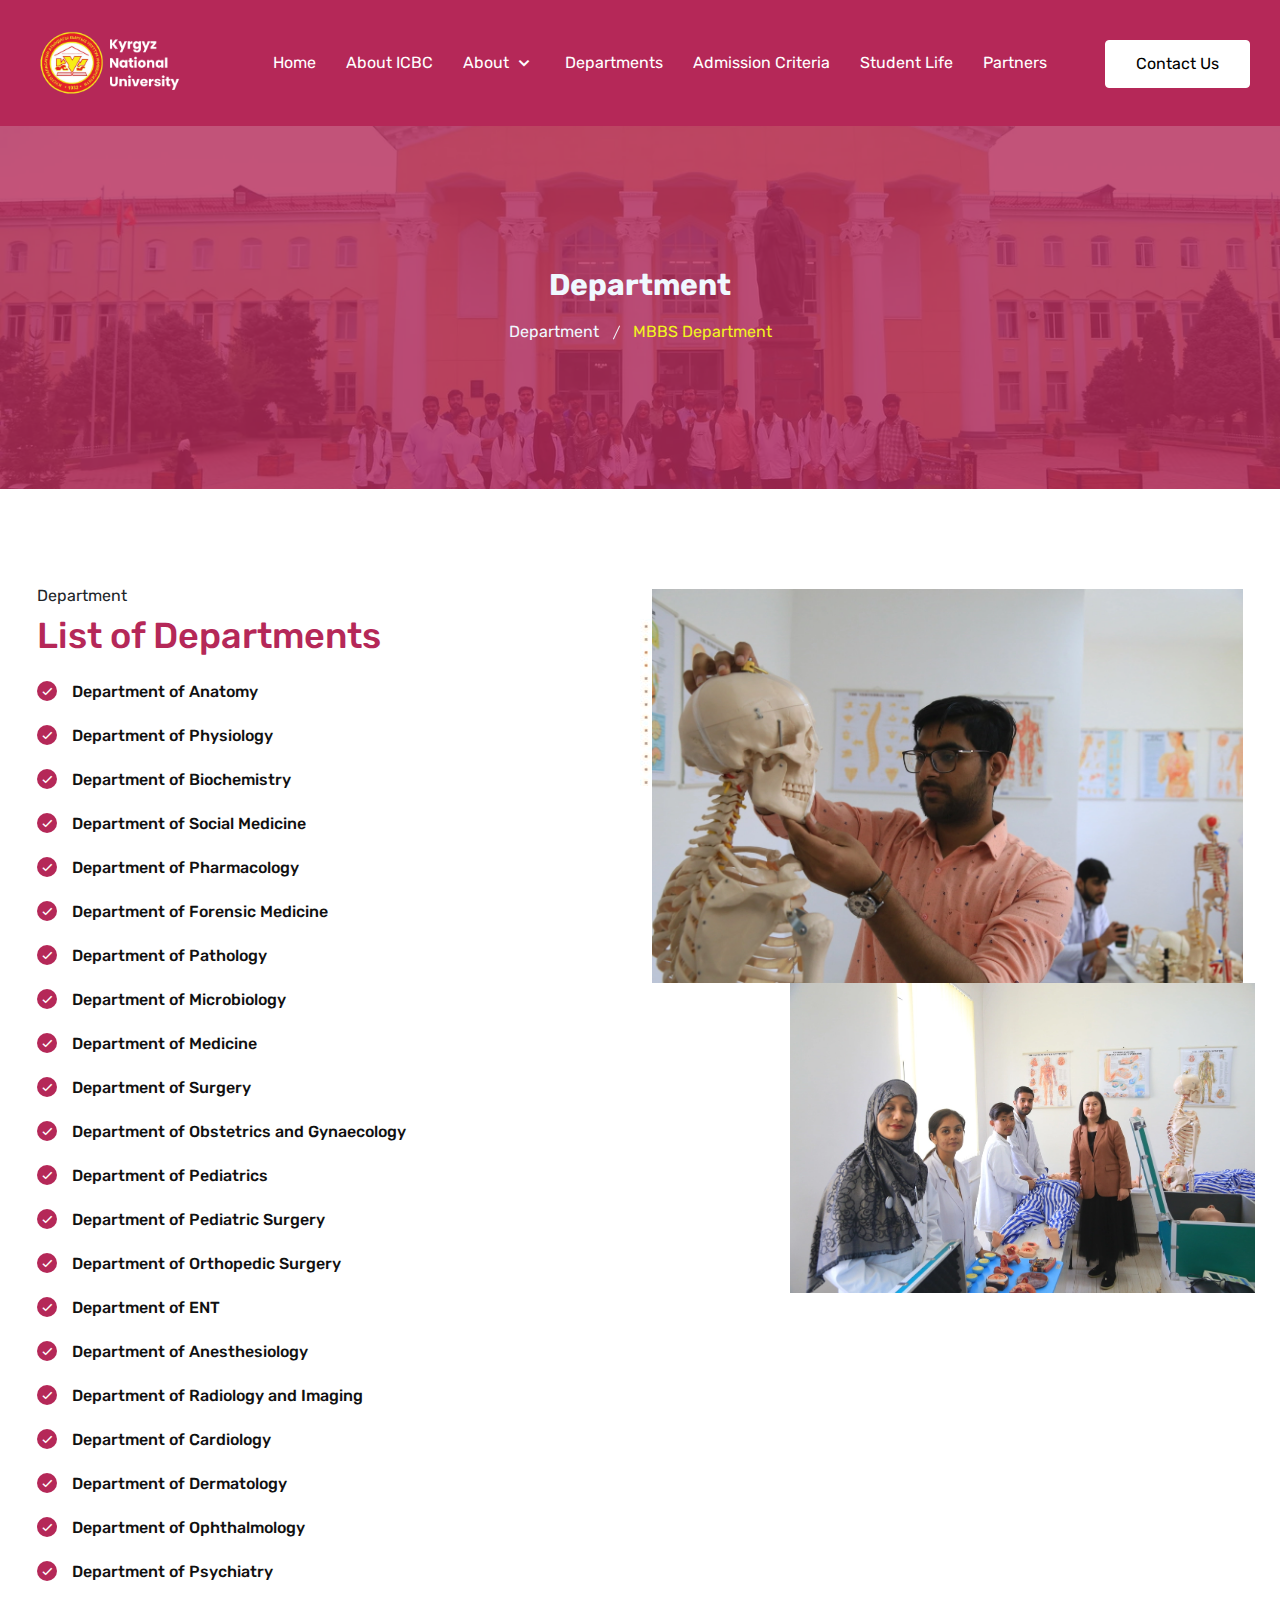
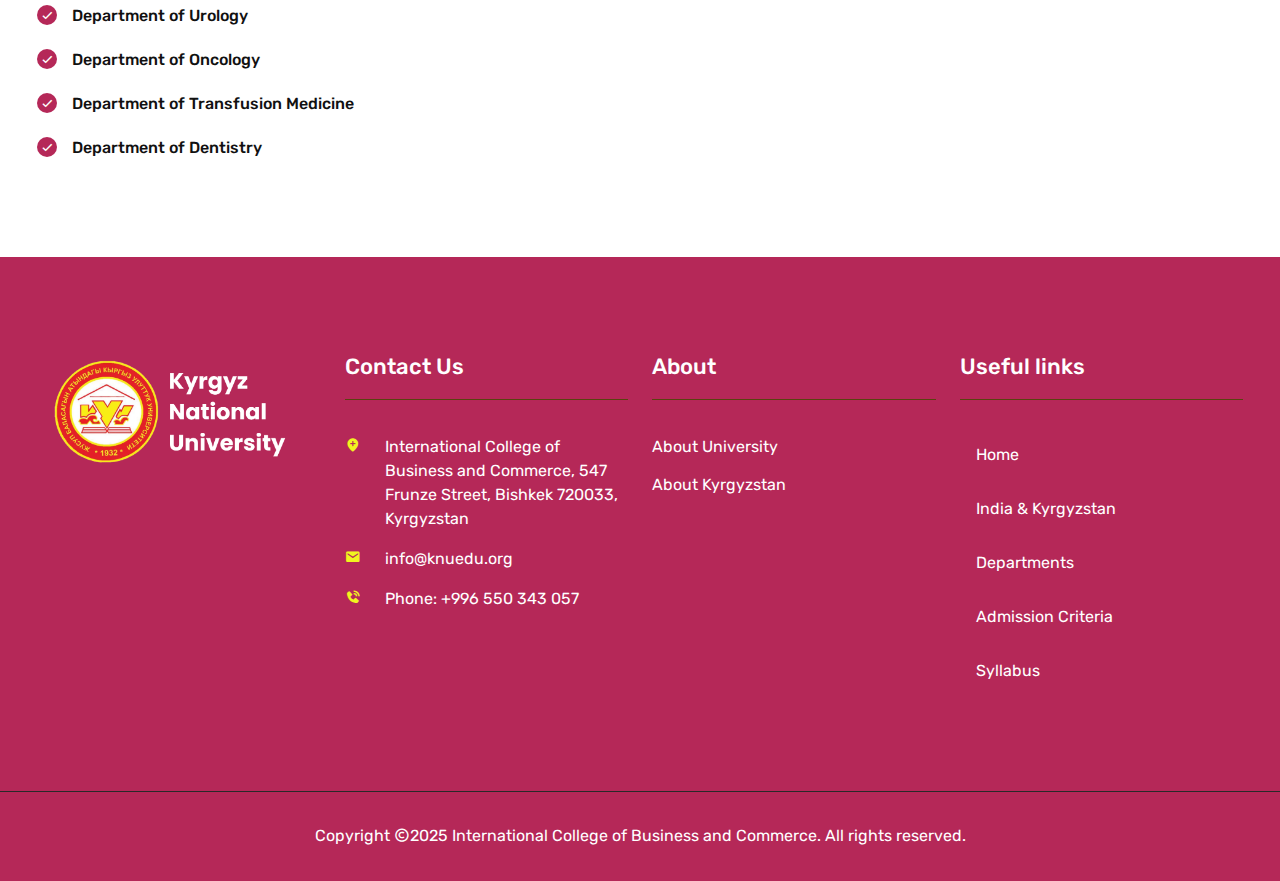
<file: departments.html>
﻿                <!doctype html>
        <html lang="en">

        <head>
            <meta name="google-site-verification" content="_uR4xFuvXv4ir13Qmx_nxj2XvKxR-OwTRiYNKektbH0">
        <!-- Required meta tags -->
        <meta charset="utf-8">
        <meta name="viewport" content="width=device-width, initial-scale=1, shrink-to-fit=no">
        
        <meta name="title" content="International College of Business and Commerce, Kyrgyzstan - knuedu.org">
        <meta name="description" content="International College of Business and Commerce was organized in 1972 and is the leading institute in the field of education “Pediatrics”.">
        <meta name="keywords" content="International College of Business and Commerce, mbbs in International College of Business and Commerce, International College of Business and Commerce, admission in International College of Business and Commerce 2024, ICBC Collaboration, International College of Business and Commerce, Kyrgyzstan, ICBC courses-and-fees"> 
        <link rel="canonical" href="http://localhost/knu/">
        <meta property="og:site_name" content="knu">
        <meta property="og:type" content="activity">
        <meta property="og:title" content="International College of Business and Commerce">
        <meta property="og:description" content="International College of Business and Commerce was organized in 1972 and is the leading institute in the field of education “Pediatrics”.">
        <meta property="og:url" content="http://localhost/knu/">
        <meta name="twitter:card" content="summary">
        <meta name="twitter:domain" content="http://localhost/knu/">
        <meta name="twitter:title" content="International College of Business and Commerce ">
        <meta name="twitter:description" content="International College of Business and Commerce was organized in 1972 and is the leading institute in the field of education “Pediatrics”.">
        <!-- Bootstrap Min CSS -->
        <link rel="stylesheet" href="assets/css/bootstrap.min.css">
        <!-- Owl Theme Default Min CSS -->
        <link rel="stylesheet" href="assets/css/owl.theme.default.min.css">
        <!-- Owl Carousel Min CSS -->
        <link rel="stylesheet" href="assets/css/owl.carousel.min.css">
        <!-- Owl Magnific Popup Min CSS -->
        <link rel="stylesheet" href="assets/css/magnific-popup.min.css">
        <!-- Animate Min CSS -->
        <link rel="stylesheet" href="assets/css/animate.min.css">
        <!-- Boxicons Min CSS -->
        <link rel="stylesheet" href="assets/css/boxicons.min.css">
        <!-- Flaticon CSS -->
        <link rel="stylesheet" href="assets/css/flaticon.css">
        <!-- Meanmenu Min CSS -->
        <link rel="stylesheet" href="assets/css/meanmenu.min.css">
        <!-- Nice Select Min CSS -->
        <link rel="stylesheet" href="assets/css/nice-select.min.css">
        <!-- Odometer Min CSS-->
        <link rel="stylesheet" href="assets/css/odometer.min.css">
        <!-- Style CSS -->
        <link rel="stylesheet" href="assets/css/style.css">
        <!-- Responsive CSS -->
        <link rel="stylesheet" href="assets/css/responsive.css">
        <!-- Lightbox CSS -->
        <link rel="stylesheet" href="assets/lightbox/css/lightbox.min.css">
        <!-- My Custom CSS -->
        <link rel="stylesheet" href="assets/css/my.css">

        <!-- Favicon -->
        <link rel="icon" type="image/png" href="assets/img/favicon.ico">

        <!-- Title -->
        <title>International College of Business and Commerce</title>
        </head>

        <body>
        

        <!-- Start Navbar Area -->
        <div class="navbar-area">
            <!-- Menu For Mobile Device -->
            <div class="mobile-nav ">
                <a href="index.html" class="logo d-flex">
                <img src="assets/images-knu/Kyrgys.png" width="60%">
                    
                </a>
            </div>


            <!-- Menu For Desktop Device -->
            <div class="main-nav">
                <div class="container-fluid">
                    <nav class="navbar navbar-expand-md d-flex">
                        <a class="navbar-brand d-flex" href="index.html">
                            
                            <img src="assets/images-knu/Kyrgys.png" width="200px;">
                          
                        </a>

                        <div class="collapse navbar-collapse mean-menu">
                            <ul class="navbar-nav m-auto">
                                <li class="nav-item">
                                    <a href="index.html" class="nav-link ">
                                       Home
                                    </a>
                                </li>
                              
                                 
                                 <li class="nav-item">
                                    <a href="university.html" class="nav-link ">
                                     About ICBC
                                    </a>
                                </li>
                                  <li class="nav-item">
                                    <a href="#" class="nav-link ">
                                        About
                                        <i class="bx bx-chevron-down"></i>
                                    </a>

                                    <ul class="dropdown-menu">
                                        <li class="nav-item">
                                            <a href="kyrgyzstan.html" class="nav-link">About Kyrgyzstan</a>
                                        </li>
                                        
                                        <li class="nav-item">
                                            <a href="india-kyrgys.html" class="nav-link">India & Kyrgyzstan</a>
                                        </li>                                        
                                    </ul>
                                </li>
                                 <li class="nav-item">
                                    <a href="" class="nav-link ">
                                       Departments
                                    </a>
                                </li>
                                 <li class="nav-item">
                                    <a href="admission-criteria.html" class="nav-link ">
                                       Admission Criteria
                                    </a>
                                  
                                </li> 
                               <!-- <li class="nav-item">
                                    <a href="./syllabus" class="nav-link ">
                                      Syllabus
                                    </a>
                                </li>  -->
                                <li class="nav-item">
                                    <a href="student-life.html" class="nav-link ">
                                      Student Life
                                    </a>
                                </li>      <li class="nav-item">
                                  <a href="partners.html" class="nav-link">Partners</a>
                                </li>

                            </ul>

                            <!-- Start Other Option -->
                            <div class="others-option">
                                <!-- Search field was here -->

                                <!-- Cart icon was here -->

                                <div class="register">
                                    <a href="contact-us.html" class="default-btn cta-btn">
                                        Contact Us
                                    </a>
                                </div>
                            </div>
                            <!-- End Other Option -->
                        </div>
                    </nav>
                </div>
            </div>

            <!-- Start Others Option For Responsive -->
            <div class="others-option-for-responsive">
                <div class="container">
                    <div class="dot-menu">
                        <div class="inner">
                            <div class="circle circle-one bg-light"></div>
                            <div class="circle circle-two bg-light"></div>
                            <div class="circle circle-three bg-light"></div>
                        </div>
                    </div>

                    <div class="container">
                        <div class="option-inner">
                            <div class="others-option justify-content-center d-flex align-items-center">
                                <!-- Search field was here -->

                                <!-- Cart icon was here -->

                                <div class="register">
                                    <a href="contact-us.html" class="default-btn cta-btn ">
                                        Contact Us
                                    </a>
                                </div>
                            </div>                              
                        </div>
                    </div>
                </div>
            </div>
            <!-- End Others Option For Responsive -->
        </div>
        <!-- End Navbar Area --><!-- Start Page Title Area -->
<div class="page-title-area bg-1">
	<div class="container">
		<div class="page-title-content">
			<h2>Department</h2>
			<ul>
				<li>
					<a href="index.html">
						Department
					</a>
				</li>

				<li class="active">MBBS Department</li>
			</ul>
		</div>
	</div>
</div>
<!-- End Page Title Area -->

<!-- Start Education Area -->
<section class="education-area-two ptb-100">
	<div class="container">
		<div class="row">
			<div class="col-lg-6">
				<div class="education-content">
					<span class="top-title text-dark">Department</span>
					<h2 class="text-pink">List of Departments</h2>
					<ul>
    <li><i class="bx bx-check bg-color-b52858"></i> Department of Anatomy</li>
    <li><i class="bx bx-check bg-color-b52858"></i> Department of Physiology</li>
    <li><i class="bx bx-check bg-color-b52858"></i> Department of Biochemistry</li>
    <li><i class="bx bx-check bg-color-b52858"></i> Department of Social Medicine</li>
    <li><i class="bx bx-check bg-color-b52858"></i> Department of Pharmacology</li>
    <li><i class="bx bx-check bg-color-b52858"></i> Department of Forensic Medicine</li>
    <li><i class="bx bx-check bg-color-b52858"></i> Department of Pathology</li>
    <li><i class="bx bx-check bg-color-b52858"></i> Department of Microbiology</li>
    <li><i class="bx bx-check bg-color-b52858"></i> Department of Medicine</li>
    <li><i class="bx bx-check bg-color-b52858"></i> Department of Surgery</li>
    <li><i class="bx bx-check bg-color-b52858"></i> Department of Obstetrics and Gynaecology</li>
    <li><i class="bx bx-check bg-color-b52858"></i> Department of Pediatrics</li>
    <li><i class="bx bx-check bg-color-b52858"></i> Department of Pediatric Surgery</li>
    <li><i class="bx bx-check bg-color-b52858"></i> Department of Orthopedic Surgery</li>
    <li><i class="bx bx-check bg-color-b52858"></i> Department of ENT</li>
    <li><i class="bx bx-check bg-color-b52858"></i> Department of Anesthesiology</li>
    <li><i class="bx bx-check bg-color-b52858"></i> Department of Radiology and Imaging</li>
    <li><i class="bx bx-check bg-color-b52858"></i> Department of Cardiology</li>
    <li><i class="bx bx-check bg-color-b52858"></i> Department of Dermatology</li>
    <li><i class="bx bx-check bg-color-b52858"></i> Department of Ophthalmology</li>
    <li><i class="bx bx-check bg-color-b52858"></i> Department of Psychiatry</li>
    <li><i class="bx bx-check bg-color-b52858"></i> Department of Urology</li>
    <li><i class="bx bx-check bg-color-b52858"></i> Department of Oncology</li>
    <li><i class="bx bx-check bg-color-b52858"></i> Department of Transfusion Medicine</li>
    <li><i class="bx bx-check bg-color-b52858"></i> Department of Dentistry</li>
</ul>

				</div>
			</div>

			<div class="col-lg-6">
				<div class="education-img-wrap">
					<div class="education-img-2">
						<img src="assets/images-knu/Kno-3.webp" alt="Image">
					</div>

		<!--			<div class="education-img-3">  -->
			<!--			<img src="./assets/images/studlife2.jpg" alt="Image">  -->
			<!--		</div> -->

					<div class="education-img-4">
						<img src="assets/images-knu/facilities/4.webp" alt="Image">
					</div>

					<div class="education-shape-1">
						<img src="assets/img/education-shape-1.jpg" alt="Image">
					</div>

					<div class="education-shape-2">
						<img src="assets/img/education-shape-2.png" alt="Image">
					</div>
				</div>
			</div>
		</div>
	</div>
</section>
<!-- End Education Area -->
<!-- Start Footer Top Area -->
<footer class="footer-top-area pt-100 pb-70 bg-color-b52858">
    <div class="container">
        <div class="row">
             <div class="col-lg-3 col-sm-6">
                <div class="footer-widget">
                  <a href="index.html"> <img src="assets/images-knu/Kyrgys.png"></a>
                </div>
            </div>

            <div class="col-lg-3 col-sm-6">
                <div class="footer-widget">
                    <h3>Contact Us</h3>

                    <ul class="address">
                        <li class="location">
                            <i class="bx bxs-location-plus"></i>
                            International College of Business and Commerce, 547 Frunze Street, Bishkek 720033, Kyrgyzstan


                        </li>

                        <li>
                            <i class="bx bxs-envelope"></i>
                            <a href="mailto:info@tsampi.uz">   info@knuedu.org </a>
                           
                        </li>


                        <li>
                            <i class="bx bxs-phone-call"></i>
                            <a href="tel: +996 550 343 057">Phone: +996 550 343 057</a>
                            <!-- <a href="tel:+1(514)312-6688">+1 (514) 312-6688</a> -->
                        </li>
                    </ul>
                </div>
            </div>

            <div class="col-lg-3 col-sm-6">
                <div class="footer-widget">
                    <h3>About</h3>

                    <ul class="link">
                      
                         <li class="nav-item">
                        <a href="university.html">About University</a>
                                        </li>

                        <li>
                             <a href="kyrgyzstan.html">About Kyrgyzstan</a>
                        </li>
                       
                    </ul>
                </div>
            </div>

           <!--  <div class="col-lg-3 col-sm-6">
                <div class="footer-widget">
                    <h3>Student</h3>

                    <ul class="link">
                        <li>
                            <a href="./student/foreign-students">Foreign Students</a>
                        </li>
                        <li>
                            <a href="./student/student-life">Student Life</a>
                        </li>
                        <li>
                            <a href="./student/student-club">Student Club</a>
                        </li>
                    </ul>
                </div>
            </div>
 -->
            <div class="col-lg-3 col-sm-6">
                <div class="footer-widget">
                    <h3>Useful links</h3>

                    <ul class="link">
                         <li class="nav-item">
                                    <a href="index.html" class="nav-link ">
                                      Home
                                    </a>
                                </li>
                        <li class="nav-item">
                                    <a href="india-kyrgys.html" class="nav-link ">
                                       India & Kyrgyzstan
                                    </a>
                                </li>
                                 <li class="nav-item">
                                    <a href="" class="nav-link ">
                                       Departments
                                    </a>
                                </li>
                                 <li class="nav-item">
                                    <a href="admission-criteria.html" class="nav-link ">
                                       Admission Criteria
                                    </a>
                                </li> 
                                <li class="nav-item">
                                    <a href="syllabus.html" class="nav-link ">
                                      Syllabus
                                    </a>
                                </li>
                               
                    </ul>
                </div>
            </div>
        </div>
    </div>
</footer>
<!-- End Footer Top Area -->

<!-- Start Footer Bottom Area -->
<footer class="footer-bottom-area bg-color-b52858">
    <div class="container">
        <div class="copyright-wrap">
            <p class="">
                Copyright <i class="bx bx-copyright"></i>2025 <span class="text-white">International College of Business and Commerce</span>. All rights reserved.
            </p>
        </div>
    </div>
</footer>
<!-- End Footer Bottom Area -->

<!-- Start Go Top Area -->
<div class="go-top ">
    <i class='bx bx-chevrons-up'></i>
    <i class='bx bx-chevrons-up'></i>
</div>
<!-- End Go Top Area -->

<!-- Jquery Min JS -->
<script src="assets/js/jquery.min.js"></script>
<!-- Bootstrap Bundle Min JS -->
<script src="assets/js/bootstrap.bundle.min.js"></script>
<!-- Meanmenu Min JS -->
<script src="assets/js/meanmenu.min.js"></script>
<!-- Owl Carousel Min JS -->
<script src="assets/js/owl.carousel.min.js"></script>
<!-- Wow Min JS -->
<script src="assets/js/wow.min.js"></script>
<!-- Nice Select Min JS -->
<script src="assets/js/nice-select.min.js"></script>
<!-- Magnific Popup Min JS -->
<script src="assets/js/magnific-popup.min.js"></script>
<!-- jarallax Min JS -->
<script src="assets/js/jarallax.min.js"></script>
<!-- Appear Min JS -->
<script src="assets/js/appear.min.js"></script>
<!-- Odometer JS -->
<script src="assets/js/odometer.min.js"></script>
<!-- Form Validator Min JS -->
<script src="assets/js/form-validator.min.js"></script>
<!-- Contact JS -->
<script src="assets/js/contact-form-script.js"></script>
<!-- Ajaxchimp Min JS -->
<script src="assets/js/ajaxchimp.min.js"></script>
<!-- MixItUp JS -->
<script src="assets/js/mixitup.min.js"></script>
<!-- Lightbox JS -->
<script src="assets/lightbox/js/lightbox.min.js"></script>
<!-- Custom JS -->
<script src="assets/js/custom.js"></script>
<!-- MY JS -->
<script src="assets/js/my.js"></script>
</body>

</html>
</file>
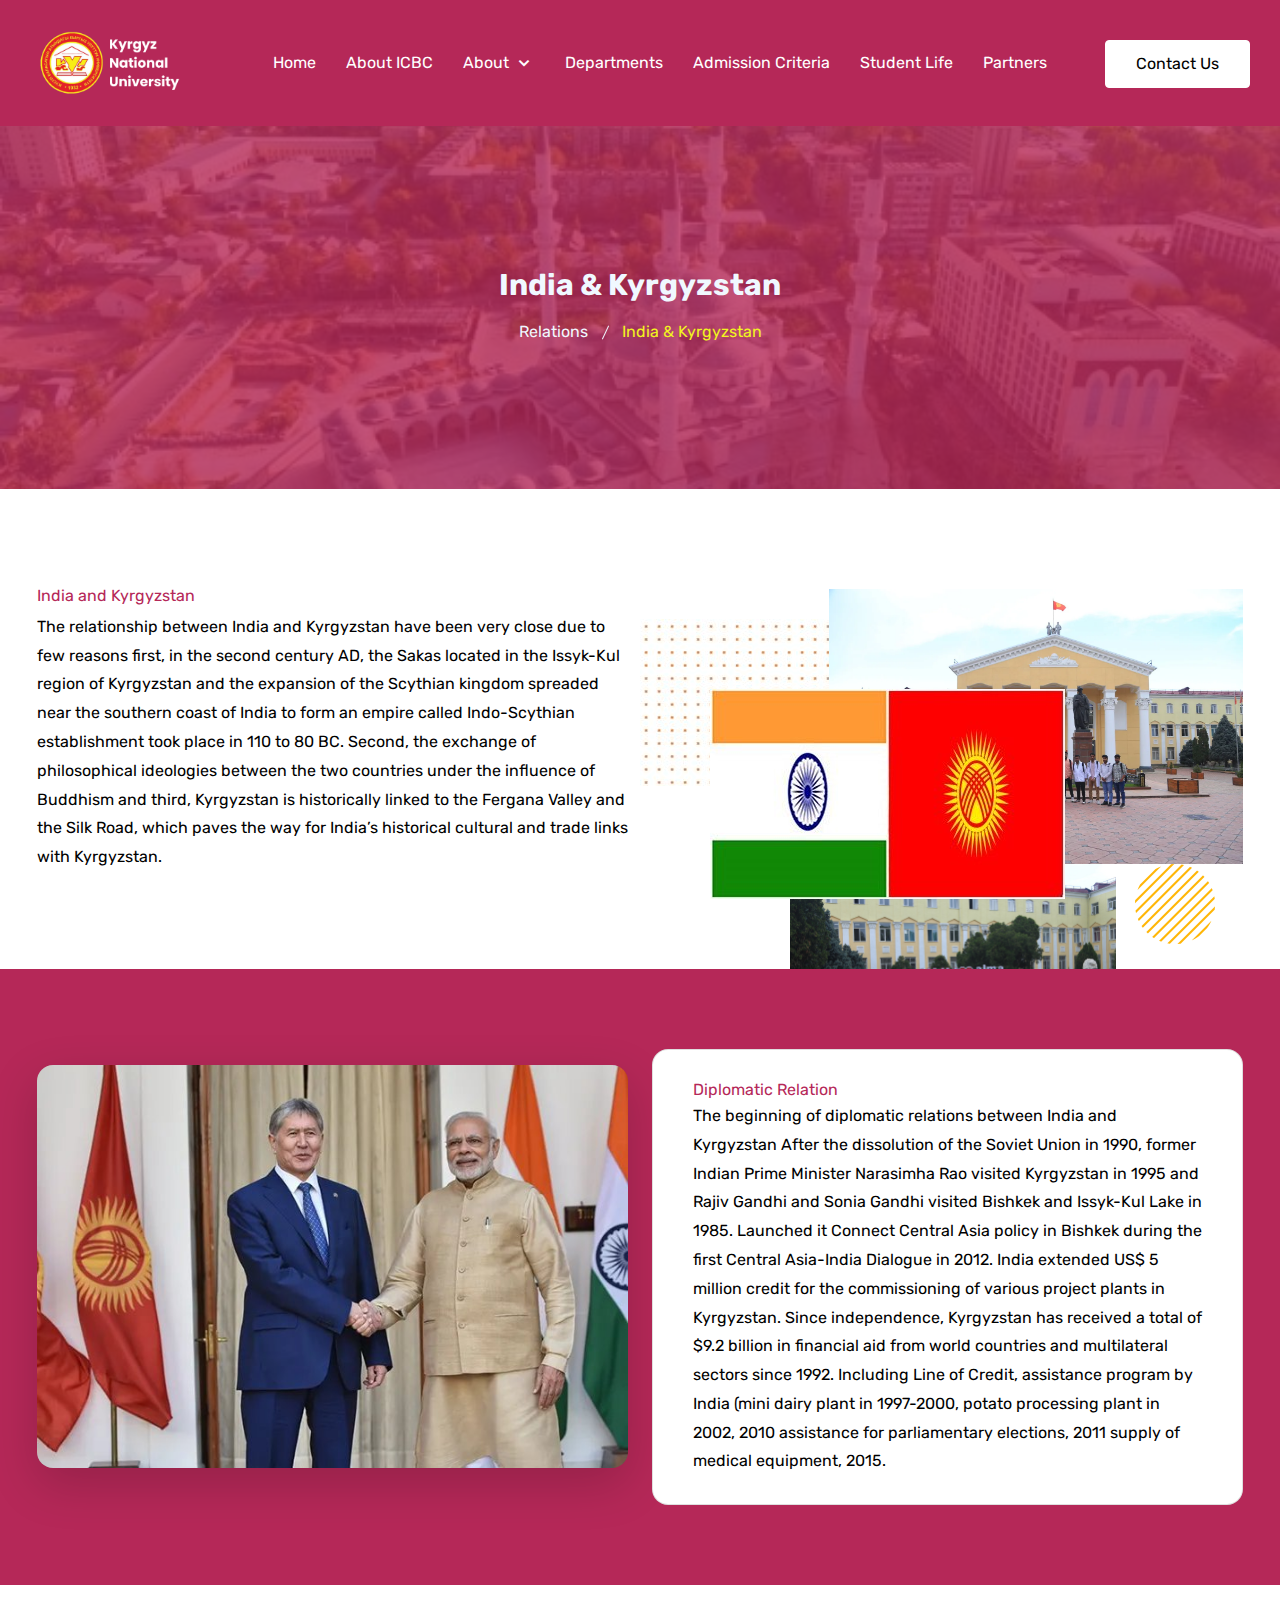
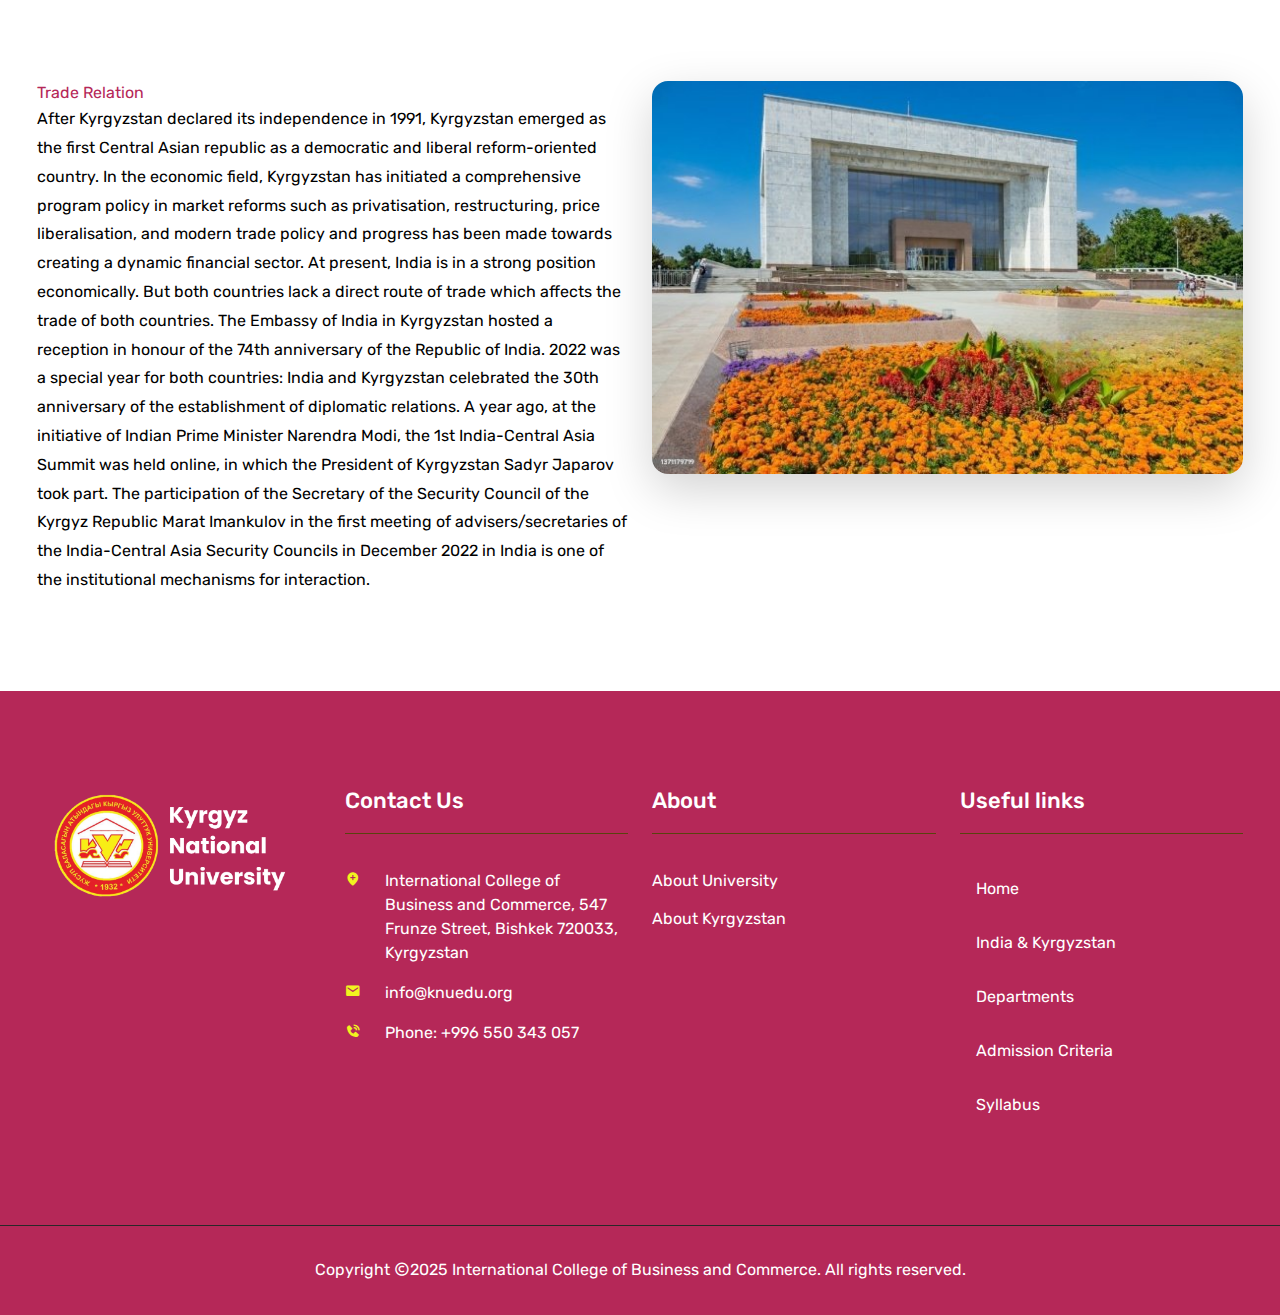
<file: india-kyrgys.html>
﻿                <!doctype html>
        <html lang="en">

        <head>
            <meta name="google-site-verification" content="_uR4xFuvXv4ir13Qmx_nxj2XvKxR-OwTRiYNKektbH0">
        <!-- Required meta tags -->
        <meta charset="utf-8">
        <meta name="viewport" content="width=device-width, initial-scale=1, shrink-to-fit=no">
        
        <meta name="title" content="International College of Business and Commerce, Kyrgyzstan - knuedu.org">
        <meta name="description" content="International College of Business and Commerce was organized in 1972 and is the leading institute in the field of education “Pediatrics”.">
        <meta name="keywords" content="International College of Business and Commerce, mbbs in International College of Business and Commerce, International College of Business and Commerce, admission in International College of Business and Commerce 2024, ICBC Collaboration, International College of Business and Commerce, Kyrgyzstan, ICBC courses-and-fees"> 
        <link rel="canonical" href="http://localhost/knu/">
        <meta property="og:site_name" content="knu">
        <meta property="og:type" content="activity">
        <meta property="og:title" content="International College of Business and Commerce">
        <meta property="og:description" content="International College of Business and Commerce was organized in 1972 and is the leading institute in the field of education “Pediatrics”.">
        <meta property="og:url" content="http://localhost/knu/">
        <meta name="twitter:card" content="summary">
        <meta name="twitter:domain" content="http://localhost/knu/">
        <meta name="twitter:title" content="International College of Business and Commerce ">
        <meta name="twitter:description" content="International College of Business and Commerce was organized in 1972 and is the leading institute in the field of education “Pediatrics”.">
        <!-- Bootstrap Min CSS -->
        <link rel="stylesheet" href="assets/css/bootstrap.min.css">
        <!-- Owl Theme Default Min CSS -->
        <link rel="stylesheet" href="assets/css/owl.theme.default.min.css">
        <!-- Owl Carousel Min CSS -->
        <link rel="stylesheet" href="assets/css/owl.carousel.min.css">
        <!-- Owl Magnific Popup Min CSS -->
        <link rel="stylesheet" href="assets/css/magnific-popup.min.css">
        <!-- Animate Min CSS -->
        <link rel="stylesheet" href="assets/css/animate.min.css">
        <!-- Boxicons Min CSS -->
        <link rel="stylesheet" href="assets/css/boxicons.min.css">
        <!-- Flaticon CSS -->
        <link rel="stylesheet" href="assets/css/flaticon.css">
        <!-- Meanmenu Min CSS -->
        <link rel="stylesheet" href="assets/css/meanmenu.min.css">
        <!-- Nice Select Min CSS -->
        <link rel="stylesheet" href="assets/css/nice-select.min.css">
        <!-- Odometer Min CSS-->
        <link rel="stylesheet" href="assets/css/odometer.min.css">
        <!-- Style CSS -->
        <link rel="stylesheet" href="assets/css/style.css">
        <!-- Responsive CSS -->
        <link rel="stylesheet" href="assets/css/responsive.css">
        <!-- Lightbox CSS -->
        <link rel="stylesheet" href="assets/lightbox/css/lightbox.min.css">
        <!-- My Custom CSS -->
        <link rel="stylesheet" href="assets/css/my.css">


        <link rel="icon" type="image/png" href="assets/img/favicon.ico">

        <!-- Title -->
        <title>International College of Business and Commerce</title>
        </head>

        <body>
        

        <!-- Start Navbar Area -->
        <div class="navbar-area">
            <!-- Menu For Mobile Device -->
            <div class="mobile-nav ">
                <a href="index.html" class="logo d-flex">
                <img src="assets/images-knu/Kyrgys.png" width="60%">
                    
                </a>
            </div>


            <!-- Menu For Desktop Device -->
            <div class="main-nav">
                <div class="container-fluid">
                    <nav class="navbar navbar-expand-md d-flex">
                        <a class="navbar-brand d-flex" href="index.html">
                            
                            <img src="assets/images-knu/Kyrgys.png" width="200px;">
                          
                        </a>

                        <div class="collapse navbar-collapse mean-menu">
                            <ul class="navbar-nav m-auto">
                                <li class="nav-item">
                                    <a href="index.html" class="nav-link ">
                                       Home
                                    </a>
                                </li>
                              
                                 
                                 <li class="nav-item">
                                    <a href="university.html" class="nav-link ">
                                     About ICBC
                                    </a>
                                </li>
                                  <li class="nav-item">
                                    <a href="#" class="nav-link ">
                                        About
                                        <i class="bx bx-chevron-down"></i>
                                    </a>

                                    <ul class="dropdown-menu">
                                        <li class="nav-item">
                                            <a href="kyrgyzstan.html" class="nav-link">About Kyrgyzstan</a>
                                        </li>
                                        
                                        <li class="nav-item">
                                            <a href="" class="nav-link">India & Kyrgyzstan</a>
                                        </li>                                        
                                    </ul>
                                </li>
                                 <li class="nav-item">
                                    <a href="departments.html" class="nav-link ">
                                       Departments
                                    </a>
                                </li>
                                 <li class="nav-item">
                                    <a href="admission-criteria.html" class="nav-link ">
                                       Admission Criteria
                                    </a>
                                  
                                </li> 
                               <!-- <li class="nav-item">
                                    <a href="./syllabus" class="nav-link ">
                                      Syllabus
                                    </a>
                                </li>  -->
                                <li class="nav-item">
                                    <a href="student-life.html" class="nav-link ">
                                      Student Life
                                    </a>
                                </li>      <li class="nav-item">
                                  <a href="partners.html" class="nav-link">Partners</a>
                                </li>

                            </ul>

                            <!-- Start Other Option -->
                            <div class="others-option">
                                <!-- Search field was here -->

                                <!-- Cart icon was here -->

                                <div class="register">
                                    <a href="contact-us.html" class="default-btn cta-btn">
                                        Contact Us
                                    </a>
                                </div>
                            </div>
                            <!-- End Other Option -->
                        </div>
                    </nav>
                </div>
            </div>

            <!-- Start Others Option For Responsive -->
            <div class="others-option-for-responsive">
                <div class="container">
                    <div class="dot-menu">
                        <div class="inner">
                            <div class="circle circle-one bg-light"></div>
                            <div class="circle circle-two bg-light"></div>
                            <div class="circle circle-three bg-light"></div>
                        </div>
                    </div>

                    <div class="container">
                        <div class="option-inner">
                            <div class="others-option justify-content-center d-flex align-items-center">
                                <!-- Search field was here -->

                                <!-- Cart icon was here -->

                                <div class="register">
                                    <a href="contact-us.html" class="default-btn cta-btn ">
                                        Contact Us
                                    </a>
                                </div>
                            </div>                              
                        </div>
                    </div>
                </div>
            </div>
            <!-- End Others Option For Responsive -->
        </div>
        <!-- End Navbar Area --><!-- Start Page Title Area -->
<div class="page-title-area bg-2">
	<div class="container">
		<div class="page-title-content">
			<h2>India & Kyrgyzstan</h2>
			<ul>
				<li>
					<a href="index.html">
						Relations
					</a>
				</li>

				<li class="active">India & Kyrgyzstan</li>
			</ul>
		</div>
	</div>
</div>
<!-- End Page Title Area -->

<!-- Start Education Area -->
<section class="education-area-two ptb-100">
	<div class="container">
		<div class="row">
			<div class="col-lg-6">
				<div class="education-content">
					<span class="top-title text-pink">India and Kyrgyzstan</span>
								<p>
						The relationship between India and Kyrgyzstan have been very close due to few reasons  first, in the second century AD, the Sakas located in the Issyk-Kul region of Kyrgyzstan and the expansion of the Scythian kingdom spreaded  near the southern coast of India to form an empire called Indo-Scythian establishment took place in 110 to 80 BC. Second, the exchange of philosophical ideologies between the two countries under the influence of Buddhism and third, Kyrgyzstan is historically linked to the Fergana Valley and the Silk Road, which paves the way for India’s historical cultural and trade links with Kyrgyzstan.
						
						
						
</p>
</div>
			</div>

			<div class="col-lg-6">
				<div class="education-img-wrap">
				    
					<div class="education-img-2">
						<img src="assets/images-knu/KNO_college_small.webp" width="70%" alt="Image">
					</div>

					<div class="education-img-3">
						<img src="assets/images-knu/indkyrgyz.jpg" alt="Image">
					</div>

					<div class="education-img-4">
						<img src="assets/images-knu/gallery-slider/12.webp" width="70%" alt="Image">
					</div>

					<div class="education-shape-1">
						<img src="assets/img/education-shape-1.jpg" alt="Image">
					</div>

					<div class="education-shape-2">
						<img src="assets/img/education-shape-2.png" alt="Image">
					</div>
				</div>
			</div>
		</div>
	</div>
</section>
<section class="education-area-two ptb-80 bg-color-b52858">
	<div class="container">
		<div class="row">
		<div class="col-lg-6 col-md-6 col-sm-6 py-3">	
						<img class="shadow-lg bg-white img-rounded" src="assets/images-knu/gallery-slider/indkyr.jpg" alt="about" class="border border-0 ">
				</div>
		
				<div class="col-lg-6 col-md-6 col-sm-6">
						<div class="card img-rounded p-4 " style="width:100%;height: 100%;">

							<div class="card-body py-1">
						   <span class="top-title text-pink">Diplomatic Relation</span>
						    <p class="card-text">The beginning of diplomatic relations between India and Kyrgyzstan After the dissolution of the Soviet Union in 1990, former Indian Prime Minister Narasimha Rao visited Kyrgyzstan in 1995 and Rajiv Gandhi and Sonia Gandhi visited Bishkek and Issyk-Kul Lake in 1985. Launched it Connect Central Asia policy in Bishkek during the first Central Asia-India Dialogue in 2012. India extended US$ 5 million credit for the commissioning of various project plants in Kyrgyzstan. Since independence, Kyrgyzstan has received a total of $9.2 billion in financial aid from world countries and multilateral sectors since 1992. Including Line of Credit, assistance program by India (mini dairy plant in 1997-2000, potato processing plant in 2002, 2010 assistance for parliamentary elections, 2011 supply of medical equipment, 2015.	</p>
						  </div>
					    </div>

			</div>
		</div>
	</div>
</section>
<section class="education-area-two ptb-80 ">
	<div class="container">
		<div class="row flex-column-reverse flex-lg-row ">
			
					<div class="col-md-6 col-sm-6 py-3	">
						<span class="top-title text-pink">Trade Relation</span>
					<p>After Kyrgyzstan declared its independence in 1991, Kyrgyzstan emerged as the first Central Asian republic as a democratic and liberal reform-oriented country. In the economic field, Kyrgyzstan has initiated a comprehensive program policy in market reforms such as privatisation, restructuring, price liberalisation, and modern trade policy and progress has been made towards creating a dynamic financial sector. At present, India is in a strong position economically. But both countries lack a direct route of trade which affects the trade of both countries.

The Embassy of India in Kyrgyzstan hosted a reception in honour of the 74th anniversary of the Republic of India. 2022 was a special year for both countries: India and Kyrgyzstan celebrated the 30th anniversary of the establishment of diplomatic relations. A year ago, at the initiative of Indian Prime Minister Narendra Modi, the 1st India-Central Asia Summit was held online, in which the President of Kyrgyzstan Sadyr Japarov took part. The participation of the Secretary of the Security Council of the Kyrgyz Republic Marat Imankulov in the first meeting of advisers/secretaries of the India-Central Asia Security Councils in December 2022 in India is one of the institutional mechanisms for interaction.

</p>
					</div>
				<div class="col-md-6 col-sm-6 py-3">	
						<img class="shadow-lg bg-white img-rounded section-image" src="assets/images-knu/krygystan/bishkek-2.jpg" alt="about" class="border border-0 ">
				</div>

				</div>
	</div>
</section>
<!-- End Education Area -->
<!-- Start Footer Top Area -->
<footer class="footer-top-area pt-100 pb-70 bg-color-b52858">
    <div class="container">
        <div class="row">
             <div class="col-lg-3 col-sm-6">
                <div class="footer-widget">
                  <a href="index.html"> <img src="assets/images-knu/Kyrgys.png"></a>
                </div>
            </div>

            <div class="col-lg-3 col-sm-6">
                <div class="footer-widget">
                    <h3>Contact Us</h3>

                    <ul class="address">
                        <li class="location">
                            <i class="bx bxs-location-plus"></i>
                            International College of Business and Commerce, 547 Frunze Street, Bishkek 720033, Kyrgyzstan


                        </li>

                        <li>
                            <i class="bx bxs-envelope"></i>
                            <a href="mailto:info@tsampi.uz">   info@knuedu.org </a>
                           
                        </li>


                        <li>
                            <i class="bx bxs-phone-call"></i>
                            <a href="tel: +996 550 343 057">Phone: +996 550 343 057</a>
                            <!-- <a href="tel:+1(514)312-6688">+1 (514) 312-6688</a> -->
                        </li>
                    </ul>
                </div>
            </div>

            <div class="col-lg-3 col-sm-6">
                <div class="footer-widget">
                    <h3>About</h3>

                    <ul class="link">
                      
                         <li class="nav-item">
                        <a href="university.html">About University</a>
                                        </li>

                        <li>
                             <a href="kyrgyzstan.html">About Kyrgyzstan</a>
                        </li>
                       
                    </ul>
                </div>
            </div>

           <!--  <div class="col-lg-3 col-sm-6">
                <div class="footer-widget">
                    <h3>Student</h3>

                    <ul class="link">
                        <li>
                            <a href="./student/foreign-students">Foreign Students</a>
                        </li>
                        <li>
                            <a href="./student/student-life">Student Life</a>
                        </li>
                        <li>
                            <a href="./student/student-club">Student Club</a>
                        </li>
                    </ul>
                </div>
            </div>
 -->
            <div class="col-lg-3 col-sm-6">
                <div class="footer-widget">
                    <h3>Useful links</h3>

                    <ul class="link">
                         <li class="nav-item">
                                    <a href="index.html" class="nav-link ">
                                      Home
                                    </a>
                                </li>
                        <li class="nav-item">
                                    <a href="" class="nav-link ">
                                       India & Kyrgyzstan
                                    </a>
                                </li>
                                 <li class="nav-item">
                                    <a href="departments.html" class="nav-link ">
                                       Departments
                                    </a>
                                </li>
                                 <li class="nav-item">
                                    <a href="admission-criteria.html" class="nav-link ">
                                       Admission Criteria
                                    </a>
                                </li> 
                                <li class="nav-item">
                                    <a href="syllabus.html" class="nav-link ">
                                      Syllabus
                                    </a>
                                </li>
                               
                    </ul>
                </div>
            </div>
        </div>
    </div>
</footer>
<!-- End Footer Top Area -->

<!-- Start Footer Bottom Area -->
<footer class="footer-bottom-area bg-color-b52858">
    <div class="container">
        <div class="copyright-wrap">
            <p class="">
                Copyright <i class="bx bx-copyright"></i>2025 <span class="text-white">International College of Business and Commerce</span>. All rights reserved.
            </p>
        </div>
    </div>
</footer>
<!-- End Footer Bottom Area -->

<!-- Start Go Top Area -->
<div class="go-top ">
    <i class='bx bx-chevrons-up'></i>
    <i class='bx bx-chevrons-up'></i>
</div>
<!-- End Go Top Area -->

<!-- Jquery Min JS -->
<script src="assets/js/jquery.min.js"></script>
<!-- Bootstrap Bundle Min JS -->
<script src="assets/js/bootstrap.bundle.min.js"></script>
<!-- Meanmenu Min JS -->
<script src="assets/js/meanmenu.min.js"></script>
<!-- Owl Carousel Min JS -->
<script src="assets/js/owl.carousel.min.js"></script>
<!-- Wow Min JS -->
<script src="assets/js/wow.min.js"></script>
<!-- Nice Select Min JS -->
<script src="assets/js/nice-select.min.js"></script>
<!-- Magnific Popup Min JS -->
<script src="assets/js/magnific-popup.min.js"></script>
<!-- jarallax Min JS -->
<script src="assets/js/jarallax.min.js"></script>
<!-- Appear Min JS -->
<script src="assets/js/appear.min.js"></script>
<!-- Odometer JS -->
<script src="assets/js/odometer.min.js"></script>
<!-- Form Validator Min JS -->
<script src="assets/js/form-validator.min.js"></script>
<!-- Contact JS -->
<script src="assets/js/contact-form-script.js"></script>
<!-- Ajaxchimp Min JS -->
<script src="assets/js/ajaxchimp.min.js"></script>
<!-- MixItUp JS -->
<script src="assets/js/mixitup.min.js"></script>
<!-- Lightbox JS -->
<script src="assets/lightbox/js/lightbox.min.js"></script>
<!-- Custom JS -->
<script src="assets/js/custom.js"></script>
<!-- MY JS -->
<script src="assets/js/my.js"></script>
</body>

</html>
</file>
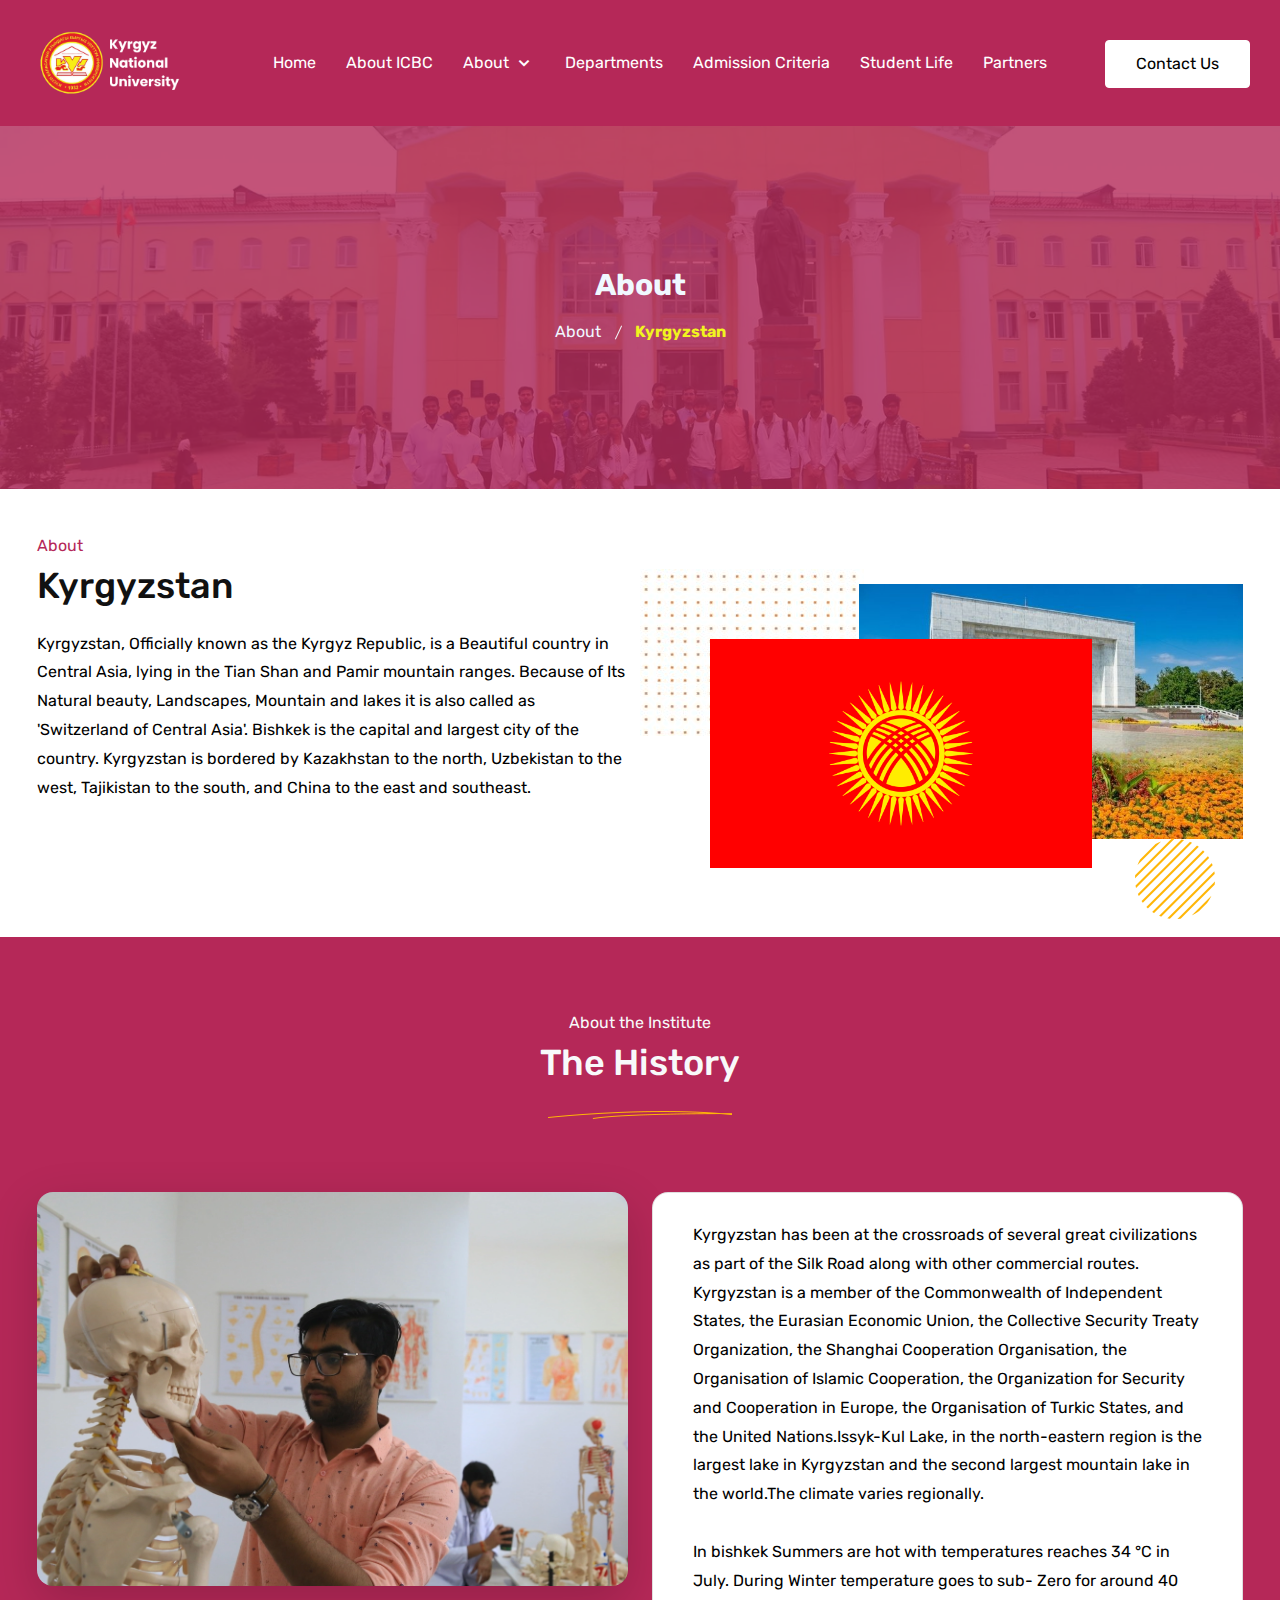
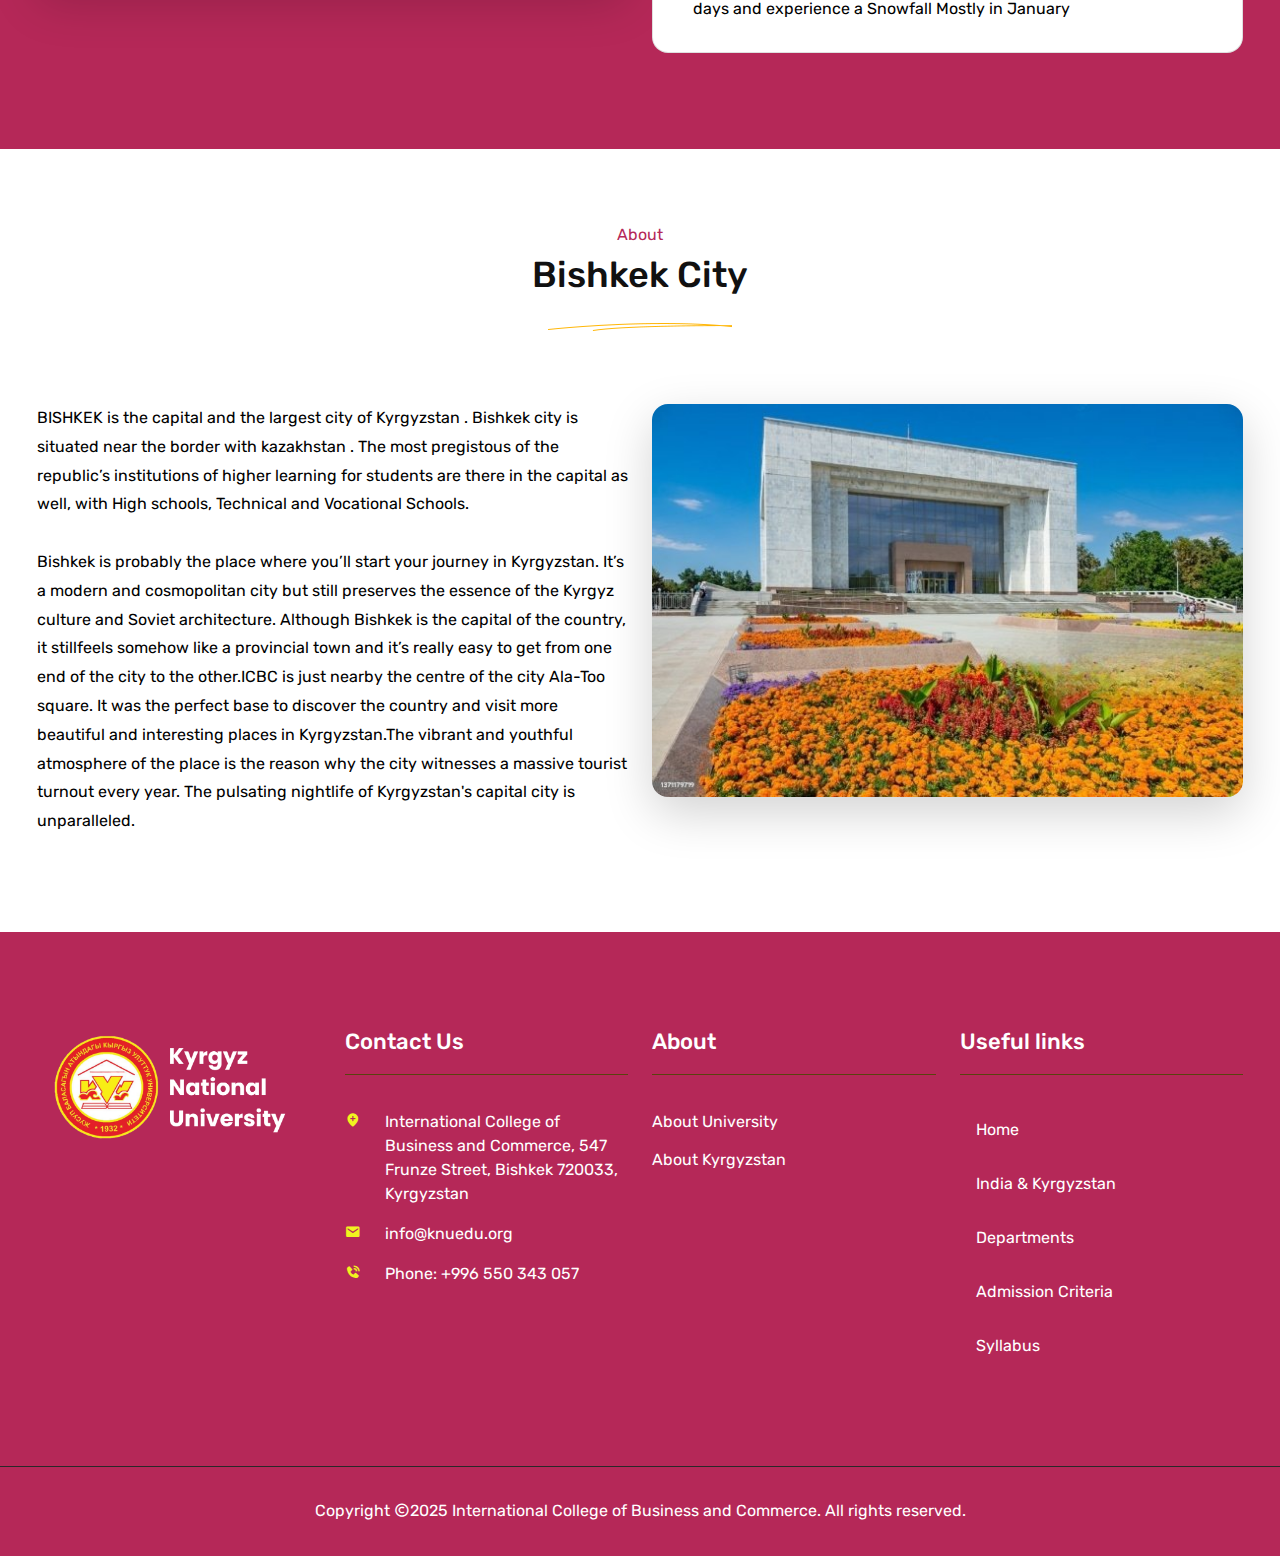
<file: kyrgyzstan.html>
﻿                <!doctype html>
        <html lang="en">

        <head>
            <meta name="google-site-verification" content="_uR4xFuvXv4ir13Qmx_nxj2XvKxR-OwTRiYNKektbH0">
        <!-- Required meta tags -->
        <meta charset="utf-8">
        <meta name="viewport" content="width=device-width, initial-scale=1, shrink-to-fit=no">
        
        <meta name="title" content="International College of Business and Commerce, Kyrgyzstan - knuedu.org">
        <meta name="description" content="International College of Business and Commerce was organized in 1972 and is the leading institute in the field of education “Pediatrics”.">
        <meta name="keywords" content="International College of Business and Commerce, mbbs in International College of Business and Commerce, International College of Business and Commerce, admission in International College of Business and Commerce 2024, ICBC Collaboration, International College of Business and Commerce, Kyrgyzstan, ICBC courses-and-fees"> 
        <link rel="canonical" href="http://localhost/knu/">
        <meta property="og:site_name" content="knu">
        <meta property="og:type" content="activity">
        <meta property="og:title" content="International College of Business and Commerce">
        <meta property="og:description" content="International College of Business and Commerce was organized in 1972 and is the leading institute in the field of education “Pediatrics”.">
        <meta property="og:url" content="http://localhost/knu/">
        <meta name="twitter:card" content="summary">
        <meta name="twitter:domain" content="http://localhost/knu/">
        <meta name="twitter:title" content="International College of Business and Commerce ">
        <meta name="twitter:description" content="International College of Business and Commerce was organized in 1972 and is the leading institute in the field of education “Pediatrics”.">
        <!-- Bootstrap Min CSS -->
        <link rel="stylesheet" href="assets/css/bootstrap.min.css">
        <!-- Owl Theme Default Min CSS -->
        <link rel="stylesheet" href="assets/css/owl.theme.default.min.css">
        <!-- Owl Carousel Min CSS -->
        <link rel="stylesheet" href="assets/css/owl.carousel.min.css">
        <!-- Owl Magnific Popup Min CSS -->
        <link rel="stylesheet" href="assets/css/magnific-popup.min.css">
        <!-- Animate Min CSS -->
        <link rel="stylesheet" href="assets/css/animate.min.css">
        <!-- Boxicons Min CSS -->
        <link rel="stylesheet" href="assets/css/boxicons.min.css">
        <!-- Flaticon CSS -->
        <link rel="stylesheet" href="assets/css/flaticon.css">
        <!-- Meanmenu Min CSS -->
        <link rel="stylesheet" href="assets/css/meanmenu.min.css">
        <!-- Nice Select Min CSS -->
        <link rel="stylesheet" href="assets/css/nice-select.min.css">
        <!-- Odometer Min CSS-->
        <link rel="stylesheet" href="assets/css/odometer.min.css">
        <!-- Style CSS -->
        <link rel="stylesheet" href="assets/css/style.css">
        <!-- Responsive CSS -->
        <link rel="stylesheet" href="assets/css/responsive.css">
        <!-- Lightbox CSS -->
        <link rel="stylesheet" href="assets/lightbox/css/lightbox.min.css">
        <!-- My Custom CSS -->
        <link rel="stylesheet" href="assets/css/my.css">

        <!-- Favicon -->

        <link rel="icon" type="image/png" href="assets/img/favicon.ico">

        <!-- Title -->
        <title>International College of Business and Commerce</title>
        </head>

        <body>
        

        <!-- Start Navbar Area -->
        <div class="navbar-area">
            <!-- Menu For Mobile Device -->
            <div class="mobile-nav ">
                <a href="index.html" class="logo d-flex">
                <img src="assets/images-knu/Kyrgys.png" width="60%">
                    
                </a>
            </div>


            <!-- Menu For Desktop Device -->
            <div class="main-nav">
                <div class="container-fluid">
                    <nav class="navbar navbar-expand-md d-flex">
                        <a class="navbar-brand d-flex" href="index.html">
                            
                            <img src="assets/images-knu/Kyrgys.png" width="200px;">
                          
                        </a>

                        <div class="collapse navbar-collapse mean-menu">
                            <ul class="navbar-nav m-auto">
                                <li class="nav-item">
                                    <a href="index.html" class="nav-link ">
                                       Home
                                    </a>
                                </li>
                              
                                 
                                 <li class="nav-item">
                                    <a href="university.html" class="nav-link ">
                                     About ICBC
                                    </a>
                                </li>
                                  <li class="nav-item">
                                    <a href="#" class="nav-link ">
                                        About
                                        <i class="bx bx-chevron-down"></i>
                                    </a>

                                    <ul class="dropdown-menu">
                                        <li class="nav-item">
                                            <a href="" class="nav-link">About Kyrgyzstan</a>
                                        </li>
                                        
                                        <li class="nav-item">
                                            <a href="india-kyrgys.html" class="nav-link">India & Kyrgyzstan</a>
                                        </li>                                        
                                    </ul>
                                </li>
                                 <li class="nav-item">
                                    <a href="departments.html" class="nav-link ">
                                       Departments
                                    </a>
                                </li>
                                 <li class="nav-item">
                                    <a href="admission-criteria.html" class="nav-link ">
                                       Admission Criteria
                                    </a>
                                  
                                </li> 
                               <!-- <li class="nav-item">
                                    <a href="./syllabus" class="nav-link ">
                                      Syllabus
                                    </a>
                                </li>  -->
                                <li class="nav-item">
                                    <a href="student-life.html" class="nav-link ">
                                      Student Life
                                    </a>
                                </li>      <li class="nav-item">
                                  <a href="partners.html" class="nav-link">Partners</a>
                                </li>

                            </ul>

                            <!-- Start Other Option -->
                            <div class="others-option">
                                <!-- Search field was here -->

                                <!-- Cart icon was here -->

                                <div class="register">
                                    <a href="contact-us.html" class="default-btn cta-btn">
                                        Contact Us
                                    </a>
                                </div>
                            </div>
                            <!-- End Other Option -->
                        </div>
                    </nav>
                </div>
            </div>

            <!-- Start Others Option For Responsive -->
            <div class="others-option-for-responsive">
                <div class="container">
                    <div class="dot-menu">
                        <div class="inner">
                            <div class="circle circle-one bg-light"></div>
                            <div class="circle circle-two bg-light"></div>
                            <div class="circle circle-three bg-light"></div>
                        </div>
                    </div>

                    <div class="container">
                        <div class="option-inner">
                            <div class="others-option justify-content-center d-flex align-items-center">
                                <!-- Search field was here -->

                                <!-- Cart icon was here -->

                                <div class="register">
                                    <a href="contact-us.html" class="default-btn cta-btn ">
                                        Contact Us
                                    </a>
                                </div>
                            </div>                              
                        </div>
                    </div>
                </div>
            </div>
            <!-- End Others Option For Responsive -->
        </div>
        <!-- End Navbar Area --> 
	<!-- Start Page Title Area -->
	<div class="page-title-area bg-1">
		<div class="container">
			<div class="page-title-content">
				<h2>About</h2>
				<ul>
					<li>
						<a href="index.html">
							About
							
						</a>
					</li>

					<li class="active fw-bolder">Kyrgyzstan</li>
				</ul>
			</div>
		</div>
	</div>
	<!-- End Page Title Area -->

	<!-- Start Education Area -->
	<section class="education-area-two" style="padding-top:50px; padding-bottom:20px;">
		<div class="container">
			<div class="row">
				<div class="col-lg-6">
					<div class="education-content">
						<span class="top-title text-pink">About</span>
						<h2>
							Kyrgyzstan						</h2>
						
							<p class="">Kyrgyzstan, Officially known as the Kyrgyz Republic, is a Beautiful country in Central Asia, lying in the Tian Shan and Pamir mountain ranges. Because of Its Natural beauty, Landscapes, Mountain and lakes it is also called as 'Switzerland of Central Asia'. Bishkek is the capital and largest city of the country. Kyrgyzstan is bordered by Kazakhstan to the north, Uzbekistan to the west, Tajikistan to the south, and China to the east and southeast.
</p>
							
											</div>
				</div>

				<div class="col-lg-6 ">
					<div class="education-img-wrap" style="padding-top:45px; padding-bottom:30px;">
						                        		<div class="education-img-2">
							<img src="assets/images-knu/krygystan/bishkek-2.jpg" alt="Image" width="65%" style="max-height:300px!important">
						</div>

						<div class="education-img-3">
							<img src="assets/images-knu/krygystan/flag.png" alt="Image" width="70%">
						</div>

				
												<div class="education-shape-1">
							<img src="assets/img/education-shape-1.jpg" alt="Image">
						</div>

						<div class="education-shape-2">
							<img src="assets/img/education-shape-2.png" alt="Image">
						</div>
					</div>
				</div>

			</div>
			
			</div>
		
	</section>
	<section class="affordable-area mt-5 ptb-80 bg-color-b52858">
							<div class="container">
				<div class="row">
				<div class="section-title">
					<span class="text-light font-weight-bold">About the Institute</span>
					<h2 class="font-weight-bold text-light">The History</h2>
					<img src="assets/img/section-title-shape.png" alt="Image">
				</div>
				<div class="col-md-6 col-sm-6 py-3">	
						<img class="shadow-lg bg-white img-rounded" src="assets/images-knu/Kno-3.webp" alt="about" class="border border-0 ">
				</div>
				<div class="col-md-6 col-sm-6 py-3	">
						<div class="card img-rounded p-4 " style="width:100%;height: 100%;">
							<div class="card-body py-1">
						   
						    <p class="card-text">Kyrgyzstan has been at the crossroads of several great civilizations as part of the Silk Road along with other commercial routes. Kyrgyzstan is a member of the Commonwealth of Independent States, the Eurasian Economic Union, the Collective Security Treaty Organization, the Shanghai Cooperation Organisation, the Organisation of Islamic Cooperation, the Organization for Security and Cooperation in Europe, the Organisation of Turkic States, and the United Nations.Issyk-Kul Lake, in the north-eastern region is the largest lake in Kyrgyzstan and the second largest mountain lake in the world.The climate varies regionally.<br><br>In bishkek Summers are hot with temperatures reaches 34 °C in July. During Winter temperature goes to sub- Zero for around 40 days and experience a Snowfall Mostly in January
						  </p></div>
					    </div>
				</div>

					</div>
					
				</div>
					</section>
	
							<section class="affordable-area   ptb-80 ">
				<div class="container">
						<div class="section-title">
					<span class="text-pink font-weight-bold">About</span>
					<h2 class=" font-weight-bold">Bishkek City</h2>
					<img src="assets/img/section-title-shape.png" alt="Image">
				</div>
				<div class="row flex-column-reverse flex-lg-row ">
			
					<div class="col-md-6 col-sm-6 py-3	">
					<p>BISHKEK is the capital and the largest city of Kyrgyzstan . Bishkek city is situated near the border with kazakhstan . The most pregistous of the republic’s institutions of higher learning for students are there in the capital as well, with High schools, Technical and Vocational Schools.<br><br>

Bishkek is probably the place where you’ll start your journey in Kyrgyzstan. It’s a modern and cosmopolitan city but still preserves the essence of the Kyrgyz culture and Soviet architecture. Although Bishkek is the capital of the country, it stillfeels somehow like a provincial town and it’s really easy to get from one end of the city to the other.ICBC is just nearby the centre of the city Ala-Too square. It was the perfect base to discover the country and visit more beautiful and interesting places in Kyrgyzstan.The vibrant and youthful atmosphere of the place is the reason why the city witnesses a massive tourist turnout every year. The pulsating nightlife of Kyrgyzstan's capital city is unparalleled. 
</p>
					</div>
				<div class="col-md-6 col-sm-6 py-3">	
						<img class="shadow-lg bg-white img-rounded section-image" src="assets/images-knu/krygystan/bishkek-2.jpg" alt="about" class="border border-0 ">
				</div>

				</div>
					
				</div>
						</section>
	
	<!-- End Education Area -->
	<!-- Start Footer Top Area -->
<footer class="footer-top-area pt-100 pb-70 bg-color-b52858">
    <div class="container">
        <div class="row">
             <div class="col-lg-3 col-sm-6">
                <div class="footer-widget">
                  <a href="index.html"> <img src="assets/images-knu/Kyrgys.png"></a>
                </div>
            </div>

            <div class="col-lg-3 col-sm-6">
                <div class="footer-widget">
                    <h3>Contact Us</h3>

                    <ul class="address">
                        <li class="location">
                            <i class="bx bxs-location-plus"></i>
                            International College of Business and Commerce, 547 Frunze Street, Bishkek 720033, Kyrgyzstan


                        </li>

                        <li>
                            <i class="bx bxs-envelope"></i>
                            <a href="mailto:info@tsampi.uz">   info@knuedu.org </a>
                           
                        </li>


                        <li>
                            <i class="bx bxs-phone-call"></i>
                            <a href="tel: +996 550 343 057">Phone: +996 550 343 057</a>
                            <!-- <a href="tel:+1(514)312-6688">+1 (514) 312-6688</a> -->
                        </li>
                    </ul>
                </div>
            </div>

            <div class="col-lg-3 col-sm-6">
                <div class="footer-widget">
                    <h3>About</h3>

                    <ul class="link">
                      
                         <li class="nav-item">
                        <a href="university.html">About University</a>
                                        </li>

                        <li>
                             <a href="">About Kyrgyzstan</a>
                        </li>
                       
                    </ul>
                </div>
            </div>

           <!--  <div class="col-lg-3 col-sm-6">
                <div class="footer-widget">
                    <h3>Student</h3>

                    <ul class="link">
                        <li>
                            <a href="./student/foreign-students">Foreign Students</a>
                        </li>
                        <li>
                            <a href="./student/student-life">Student Life</a>
                        </li>
                        <li>
                            <a href="./student/student-club">Student Club</a>
                        </li>
                    </ul>
                </div>
            </div>
 -->
            <div class="col-lg-3 col-sm-6">
                <div class="footer-widget">
                    <h3>Useful links</h3>

                    <ul class="link">
                         <li class="nav-item">
                                    <a href="index.html" class="nav-link ">
                                      Home
                                    </a>
                                </li>
                        <li class="nav-item">
                                    <a href="india-kyrgys.html" class="nav-link ">
                                       India & Kyrgyzstan
                                    </a>
                                </li>
                                 <li class="nav-item">
                                    <a href="departments.html" class="nav-link ">
                                       Departments
                                    </a>
                                </li>
                                 <li class="nav-item">
                                    <a href="admission-criteria.html" class="nav-link ">
                                       Admission Criteria
                                    </a>
                                </li> 
                                <li class="nav-item">
                                    <a href="syllabus.html" class="nav-link ">
                                      Syllabus
                                    </a>
                                </li>
                               
                    </ul>
                </div>
            </div>
        </div>
    </div>
</footer>
<!-- End Footer Top Area -->

<!-- Start Footer Bottom Area -->
<footer class="footer-bottom-area bg-color-b52858">
    <div class="container">
        <div class="copyright-wrap">
            <p class="">
                Copyright <i class="bx bx-copyright"></i>2025 <span class="text-white">International College of Business and Commerce</span>. All rights reserved.
            </p>
        </div>
    </div>
</footer>
<!-- End Footer Bottom Area -->

<!-- Start Go Top Area -->
<div class="go-top ">
    <i class='bx bx-chevrons-up'></i>
    <i class='bx bx-chevrons-up'></i>
</div>
<!-- End Go Top Area -->

<!-- Jquery Min JS -->
<script src="assets/js/jquery.min.js"></script>
<!-- Bootstrap Bundle Min JS -->
<script src="assets/js/bootstrap.bundle.min.js"></script>
<!-- Meanmenu Min JS -->
<script src="assets/js/meanmenu.min.js"></script>
<!-- Owl Carousel Min JS -->
<script src="assets/js/owl.carousel.min.js"></script>
<!-- Wow Min JS -->
<script src="assets/js/wow.min.js"></script>
<!-- Nice Select Min JS -->
<script src="assets/js/nice-select.min.js"></script>
<!-- Magnific Popup Min JS -->
<script src="assets/js/magnific-popup.min.js"></script>
<!-- jarallax Min JS -->
<script src="assets/js/jarallax.min.js"></script>
<!-- Appear Min JS -->
<script src="assets/js/appear.min.js"></script>
<!-- Odometer JS -->
<script src="assets/js/odometer.min.js"></script>
<!-- Form Validator Min JS -->
<script src="assets/js/form-validator.min.js"></script>
<!-- Contact JS -->
<script src="assets/js/contact-form-script.js"></script>
<!-- Ajaxchimp Min JS -->
<script src="assets/js/ajaxchimp.min.js"></script>
<!-- MixItUp JS -->
<script src="assets/js/mixitup.min.js"></script>
<!-- Lightbox JS -->
<script src="assets/lightbox/js/lightbox.min.js"></script>
<!-- Custom JS -->
<script src="assets/js/custom.js"></script>
<!-- MY JS -->
<script src="assets/js/my.js"></script>
</body>

</html>
</file>
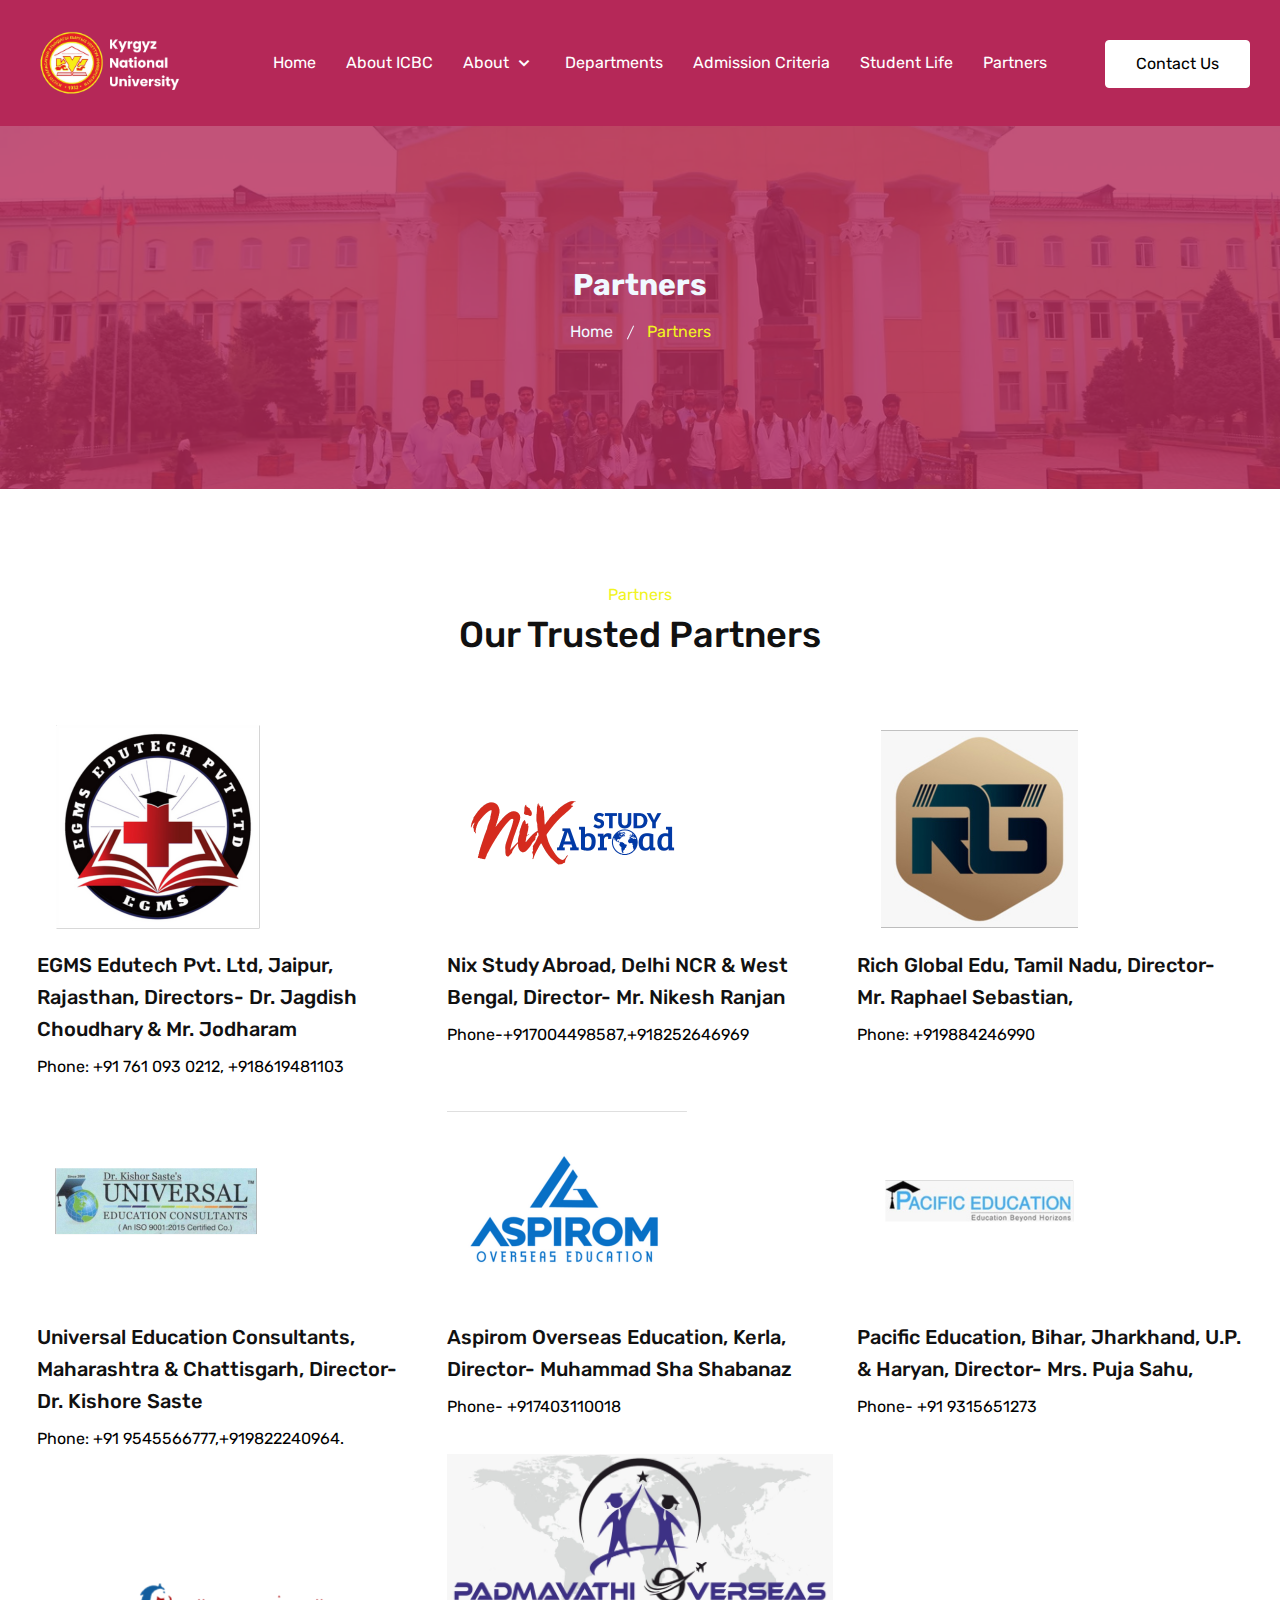
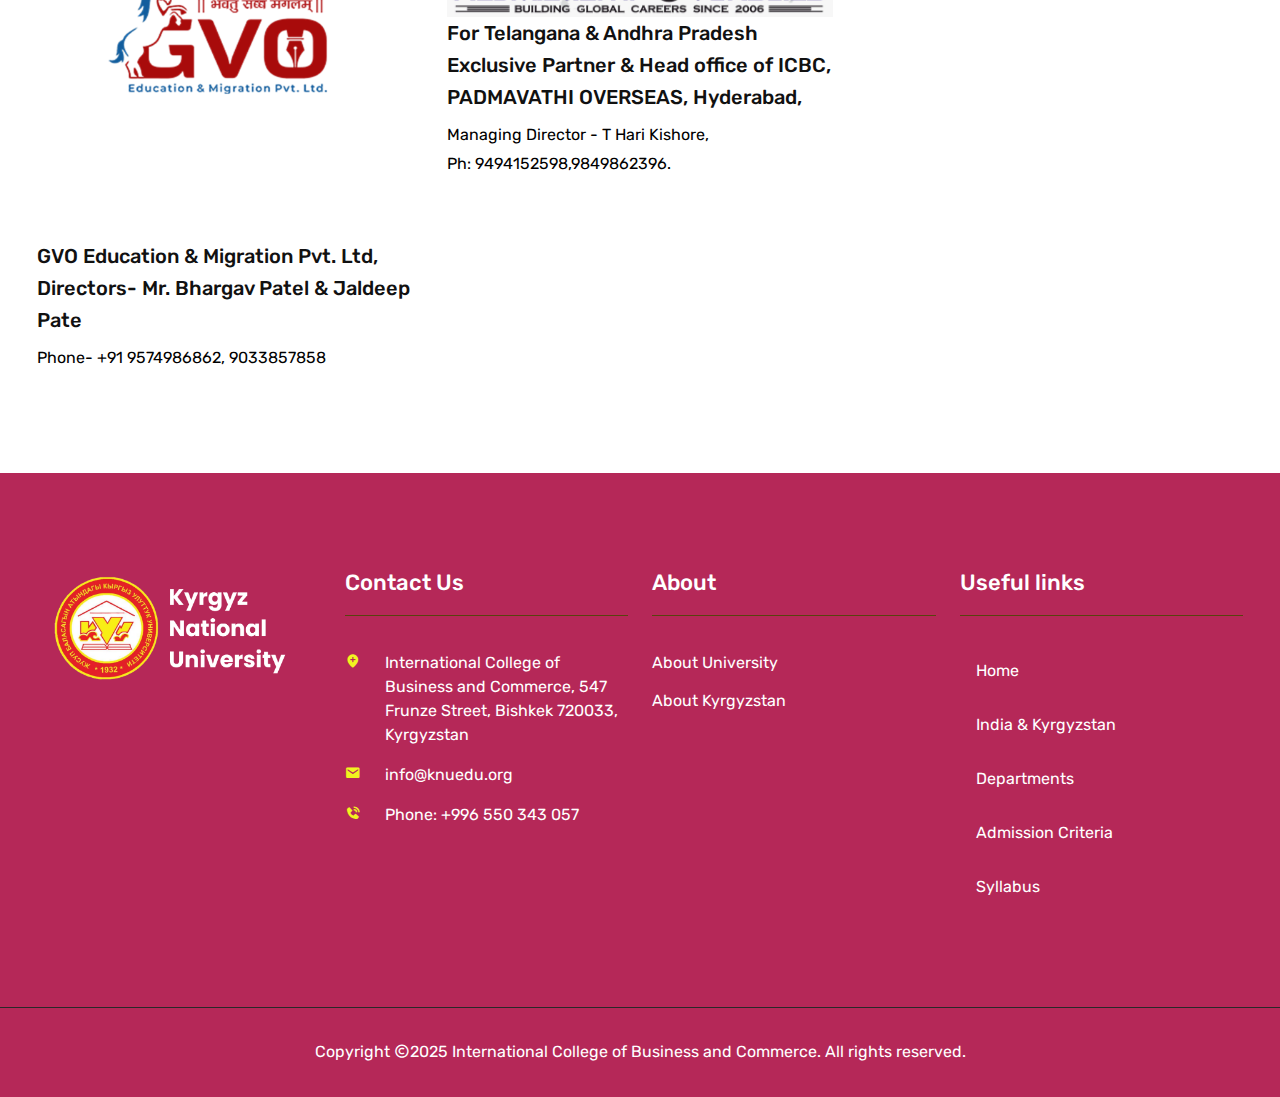
<file: partners.html>
﻿
                <!doctype html>
        <html lang="en">

        <head>
            <meta name="google-site-verification" content="_uR4xFuvXv4ir13Qmx_nxj2XvKxR-OwTRiYNKektbH0">
        <!-- Required meta tags -->
        <meta charset="utf-8">
        <meta name="viewport" content="width=device-width, initial-scale=1, shrink-to-fit=no">
        
        <meta name="title" content="International College of Business and Commerce, Kyrgyzstan - knuedu.org">
        <meta name="description" content="International College of Business and Commerce was organized in 1972 and is the leading institute in the field of education “Pediatrics”.">
        <meta name="keywords" content="International College of Business and Commerce, mbbs in International College of Business and Commerce, International College of Business and Commerce, admission in International College of Business and Commerce 2024, ICBC Collaboration, International College of Business and Commerce, Kyrgyzstan, ICBC courses-and-fees"> 
        <link rel="canonical" href="http://localhost/knu/">
        <meta property="og:site_name" content="knu">
        <meta property="og:type" content="activity">
        <meta property="og:title" content="International College of Business and Commerce">
        <meta property="og:description" content="International College of Business and Commerce was organized in 1972 and is the leading institute in the field of education “Pediatrics”.">
        <meta property="og:url" content="http://localhost/knu/">
        <meta name="twitter:card" content="summary">
        <meta name="twitter:domain" content="http://localhost/knu/">
        <meta name="twitter:title" content="International College of Business and Commerce ">
        <meta name="twitter:description" content="International College of Business and Commerce was organized in 1972 and is the leading institute in the field of education “Pediatrics”.">
        <!-- Bootstrap Min CSS -->
        <link rel="stylesheet" href="assets/css/bootstrap.min.css">
        <!-- Owl Theme Default Min CSS -->
        <link rel="stylesheet" href="assets/css/owl.theme.default.min.css">
        <!-- Owl Carousel Min CSS -->
        <link rel="stylesheet" href="assets/css/owl.carousel.min.css">
        <!-- Owl Magnific Popup Min CSS -->
        <link rel="stylesheet" href="assets/css/magnific-popup.min.css">
        <!-- Animate Min CSS -->
        <link rel="stylesheet" href="assets/css/animate.min.css">
        <!-- Boxicons Min CSS -->
        <link rel="stylesheet" href="assets/css/boxicons.min.css">
        <!-- Flaticon CSS -->
        <link rel="stylesheet" href="assets/css/flaticon.css">
        <!-- Meanmenu Min CSS -->
        <link rel="stylesheet" href="assets/css/meanmenu.min.css">
        <!-- Nice Select Min CSS -->
        <link rel="stylesheet" href="assets/css/nice-select.min.css">
        <!-- Odometer Min CSS-->
        <link rel="stylesheet" href="assets/css/odometer.min.css">
        <!-- Style CSS -->
        <link rel="stylesheet" href="assets/css/style.css">
        <!-- Responsive CSS -->
        <link rel="stylesheet" href="assets/css/responsive.css">
        <!-- Lightbox CSS -->
        <link rel="stylesheet" href="assets/lightbox/css/lightbox.min.css">
        <!-- My Custom CSS -->
        <link rel="stylesheet" href="assets/css/my.css">

        <!-- Favicon -->
        <link rel="icon" type="image/png" href="assets/img/favicon.ico">

        <!-- Title -->
        <title>International College of Business and Commerce</title>
        </head>

        <body>
        

        <!-- Start Navbar Area -->
        <div class="navbar-area">
            <!-- Menu For Mobile Device -->
            <div class="mobile-nav ">
                <a href="index.html" class="logo d-flex">
                <img src="assets/images-knu/Kyrgys.png" width="60%">
                    
                </a>
            </div>


            <!-- Menu For Desktop Device -->
            <div class="main-nav">
                <div class="container-fluid">
                    <nav class="navbar navbar-expand-md d-flex">
                        <a class="navbar-brand d-flex" href="index.html">
                            
                            <img src="assets/images-knu/Kyrgys.png" width="200px;">
                          
                        </a>

                        <div class="collapse navbar-collapse mean-menu">
                            <ul class="navbar-nav m-auto">
                                <li class="nav-item">
                                    <a href="index.html" class="nav-link ">
                                       Home
                                    </a>
                                </li>
                              
                                 
                                 <li class="nav-item">
                                    <a href="university.html" class="nav-link ">
                                     About ICBC
                                    </a>
                                </li>
                                  <li class="nav-item">
                                    <a href="#" class="nav-link ">
                                        About
                                        <i class="bx bx-chevron-down"></i>
                                    </a>

                                    <ul class="dropdown-menu">
                                        <li class="nav-item">
                                            <a href="kyrgyzstan.html" class="nav-link">About Kyrgyzstan</a>
                                        </li>
                                        
                                        <li class="nav-item">
                                            <a href="india-kyrgys.html" class="nav-link">India & Kyrgyzstan</a>
                                        </li>                                        
                                    </ul>
                                </li>
                                 <li class="nav-item">
                                    <a href="departments.html" class="nav-link ">
                                       Departments
                                    </a>
                                </li>
                                 <li class="nav-item">
                                    <a href="admission-criteria.html" class="nav-link ">
                                       Admission Criteria
                                    </a>
                                  
                                </li> 
                               <!-- <li class="nav-item">
                                    <a href="./syllabus" class="nav-link ">
                                      Syllabus
                                    </a>
                                </li>  -->
                                <li class="nav-item">
                                    <a href="student-life.html" class="nav-link ">
                                      Student Life
                                    </a>
                                </li>      <li class="nav-item">
                                  <a href="" class="nav-link">Partners</a>
                                </li>

                            </ul>

                            <!-- Start Other Option -->
                            <div class="others-option">
                                <!-- Search field was here -->

                                <!-- Cart icon was here -->

                                <div class="register">
                                    <a href="contact-us.html" class="default-btn cta-btn">
                                        Contact Us
                                    </a>
                                </div>
                            </div>
                            <!-- End Other Option -->
                        </div>
                    </nav>
                </div>
            </div>

            <!-- Start Others Option For Responsive -->
            <div class="others-option-for-responsive">
                <div class="container">
                    <div class="dot-menu">
                        <div class="inner">
                            <div class="circle circle-one bg-light"></div>
                            <div class="circle circle-two bg-light"></div>
                            <div class="circle circle-three bg-light"></div>
                        </div>
                    </div>

                    <div class="container">
                        <div class="option-inner">
                            <div class="others-option justify-content-center d-flex align-items-center">
                                <!-- Search field was here -->

                                <!-- Cart icon was here -->

                                <div class="register">
                                    <a href="contact-us.html" class="default-btn cta-btn ">
                                        Contact Us
                                    </a>
                                </div>
                            </div>                              
                        </div>
                    </div>
                </div>
            </div>
            <!-- End Others Option For Responsive -->
        </div>
        <!-- End Navbar Area --> 
        <!-- End Navbar Area --><!-- Start Page Title Area -->
<div class="page-title-area bg-1">
	<div class="container">
		<div class="page-title-content">
			<h2>Partners</h2>
			<ul>
				<li>
					<a href="index.html">
						Home
					</a>
				</li>
				<li class="active">Partners</li>
			</ul>
		</div>
	</div>
</div>
<!-- End Page Title Area -->

<!-- Start Partners Area -->
<section class="partners-area ptb-100">
	<div class="container">
		<div class="section-title">
			<span class="top-title">Partners</span>
			<h2>Our Trusted Partners</h2>
		</div>

		<div class="row">
			<!-- Partner 1 -->
			<div class="col-lg-4 col-md-6">
				<div class="single-partner">
					<img src="assets/cc-partners/1.png" alt="" class="img-fluid">
					<h3>EGMS Edutech Pvt. Ltd, Jaipur, Rajasthan, Directors- Dr. Jagdish Choudhary & Mr. Jodharam</h3>
					<p>Phone:  +91 761 093 0212, +918619481103 </p>
				</div>
			</div>
			<!-- Partner 2 -->
			<div class="col-lg-4 col-md-6">
				<div class="single-partner">
					<img src="assets/cc-partners/2.png" alt="" class="img-fluid">
					<h3>Nix Study Abroad, Delhi NCR & West Bengal, Director- Mr. Nikesh Ranjan</h3>
					<p>Phone-+917004498587,+918252646969 </p>
				</div>
			</div>
			<!-- Partner 3 -->
			<div class="col-lg-4 col-md-6">
				<div class="single-partner">
					<img src="assets/cc-partners/3.png" alt="Partner 3" class="img-fluid">
					<h3>Rich Global Edu, Tamil Nadu, Director- Mr. Raphael Sebastian,</h3>
					<p>Phone: +919884246990 </p>
				</div>
			</div>
					<div class="col-lg-4 col-md-6">
				<div class="single-partner">
					<img src="assets/cc-partners/4.png" alt="Partner 3" class="img-fluid">
					<h3>Universal Education Consultants, Maharashtra & Chattisgarh, Director- Dr. Kishore Saste</h3>
					<p>Phone: +91 9545566777,+919822240964.</p>
				</div>
			</div>
					<div class="col-lg-4 col-md-6">
				<div class="single-partner">
					<img src="assets/cc-partners/6.png" alt="" class="img-fluid">
					<h3>Aspirom Overseas Education, Kerla, Director- Muhammad Sha Shabanaz</h3>
					<p>Phone- +917403110018 </p>
				</div>
			</div>
						<div class="col-lg-4 col-md-6">
				<div class="single-partner">
					<img src="assets/cc-partners/5.png" alt="" class="img-fluid">
					<h3>Pacific Education,  Bihar, Jharkhand, U.P. & Haryan, Director- Mrs. Puja Sahu,</h3>
					<p>Phone- +91 9315651273</p>
				</div>
			</div>
						<div class="col-lg-4 col-md-6">
				<div class="single-partner">
					<img src="assets/cc-partners/7.png" alt="" class="img-fluid">
					<h3>GVO Education & Migration Pvt. Ltd, Directors- Mr. Bhargav Patel & Jaldeep Pate</h3>
					<p>Phone- +91 9574986862, 9033857858</p>
				</div>
			</div>
					<div class="col-lg-4 col-md-6">
				<div class="single-partner">
					<img src="assets/cc-partners/57.jpg" alt="" class="img-fluid">
					<h3>For Telangana & Andhra Pradesh Exclusive Partner & Head office of ICBC, PADMAVATHI OVERSEAS, Hyderabad,</h3>
					<p>Managing Director - T Hari Kishore, <br>Ph: 9494152598,9849862396.</p>
				</div>
			</div>
			<!-- Add more partners as needed -->
		</div>
	</div>
</section>

	<!-- Start Footer Top Area -->
<footer class="footer-top-area pt-100 pb-70 bg-color-b52858">
    <div class="container">
        <div class="row">
             <div class="col-lg-3 col-sm-6">
                <div class="footer-widget">
                  <a href="index.html"> <img src="assets/images-knu/Kyrgys.png"></a>
                </div>
            </div>

            <div class="col-lg-3 col-sm-6">
                <div class="footer-widget">
                    <h3>Contact Us</h3>

                    <ul class="address">
                        <li class="location">
                            <i class="bx bxs-location-plus"></i>
                            International College of Business and Commerce, 547 Frunze Street, Bishkek 720033, Kyrgyzstan


                        </li>

                        <li>
                            <i class="bx bxs-envelope"></i>
                            <a href="mailto:info@tsampi.uz">   info@knuedu.org </a>
                           
                        </li>


                        <li>
                            <i class="bx bxs-phone-call"></i>
                            <a href="tel: +996 550 343 057">Phone: +996 550 343 057</a>
                            <!-- <a href="tel:+1(514)312-6688">+1 (514) 312-6688</a> -->
                        </li>
                    </ul>
                </div>
            </div>

            <div class="col-lg-3 col-sm-6">
                <div class="footer-widget">
                    <h3>About</h3>

                    <ul class="link">
                      
                         <li class="nav-item">
                        <a href="university.html">About University</a>
                                        </li>

                        <li>
                             <a href="kyrgyzstan.html">About Kyrgyzstan</a>
                        </li>
                       
                    </ul>
                </div>
            </div>

           <!--  <div class="col-lg-3 col-sm-6">
                <div class="footer-widget">
                    <h3>Student</h3>

                    <ul class="link">
                        <li>
                            <a href="./student/foreign-students">Foreign Students</a>
                        </li>
                        <li>
                            <a href="./student/student-life">Student Life</a>
                        </li>
                        <li>
                            <a href="./student/student-club">Student Club</a>
                        </li>
                    </ul>
                </div>
            </div>
 -->
            <div class="col-lg-3 col-sm-6">
                <div class="footer-widget">
                    <h3>Useful links</h3>

                    <ul class="link">
                         <li class="nav-item">
                                    <a href="index.html" class="nav-link ">
                                      Home
                                    </a>
                                </li>
                        <li class="nav-item">
                                    <a href="india-kyrgys.html" class="nav-link ">
                                       India & Kyrgyzstan
                                    </a>
                                </li>
                                 <li class="nav-item">
                                    <a href="departments.html" class="nav-link ">
                                       Departments
                                    </a>
                                </li>
                                 <li class="nav-item">
                                    <a href="admission-criteria.html" class="nav-link ">
                                       Admission Criteria
                                    </a>
                                </li> 
                                <li class="nav-item">
                                    <a href="syllabus.html" class="nav-link ">
                                      Syllabus
                                    </a>
                                </li>
                               
                    </ul>
                </div>
            </div>
        </div>
    </div>
</footer>
<!-- End Footer Top Area -->

<!-- Start Footer Bottom Area -->
<footer class="footer-bottom-area bg-color-b52858">
    <div class="container">
        <div class="copyright-wrap">
            <p class="">
                Copyright <i class="bx bx-copyright"></i>2025 <span class="text-white">International College of Business and Commerce</span>. All rights reserved.
            </p>
        </div>
    </div>
</footer>
<!-- End Footer Bottom Area -->

<!-- Start Go Top Area -->
<div class="go-top ">
    <i class='bx bx-chevrons-up'></i>
    <i class='bx bx-chevrons-up'></i>
</div>
<!-- End Go Top Area -->

<!-- Jquery Min JS -->
<script src="assets/js/jquery.min.js"></script>
<!-- Bootstrap Bundle Min JS -->
<script src="assets/js/bootstrap.bundle.min.js"></script>
<!-- Meanmenu Min JS -->
<script src="assets/js/meanmenu.min.js"></script>
<!-- Owl Carousel Min JS -->
<script src="assets/js/owl.carousel.min.js"></script>
<!-- Wow Min JS -->
<script src="assets/js/wow.min.js"></script>
<!-- Nice Select Min JS -->
<script src="assets/js/nice-select.min.js"></script>
<!-- Magnific Popup Min JS -->
<script src="assets/js/magnific-popup.min.js"></script>
<!-- jarallax Min JS -->
<script src="assets/js/jarallax.min.js"></script>
<!-- Appear Min JS -->
<script src="assets/js/appear.min.js"></script>
<!-- Odometer JS -->
<script src="assets/js/odometer.min.js"></script>
<!-- Form Validator Min JS -->
<script src="assets/js/form-validator.min.js"></script>
<!-- Contact JS -->
<script src="assets/js/contact-form-script.js"></script>
<!-- Ajaxchimp Min JS -->
<script src="assets/js/ajaxchimp.min.js"></script>
<!-- MixItUp JS -->
<script src="assets/js/mixitup.min.js"></script>
<!-- Lightbox JS -->
<script src="assets/lightbox/js/lightbox.min.js"></script>
<!-- Custom JS -->
<script src="assets/js/custom.js"></script>
<!-- MY JS -->
<script src="assets/js/my.js"></script>
</body>

</html>
</file>
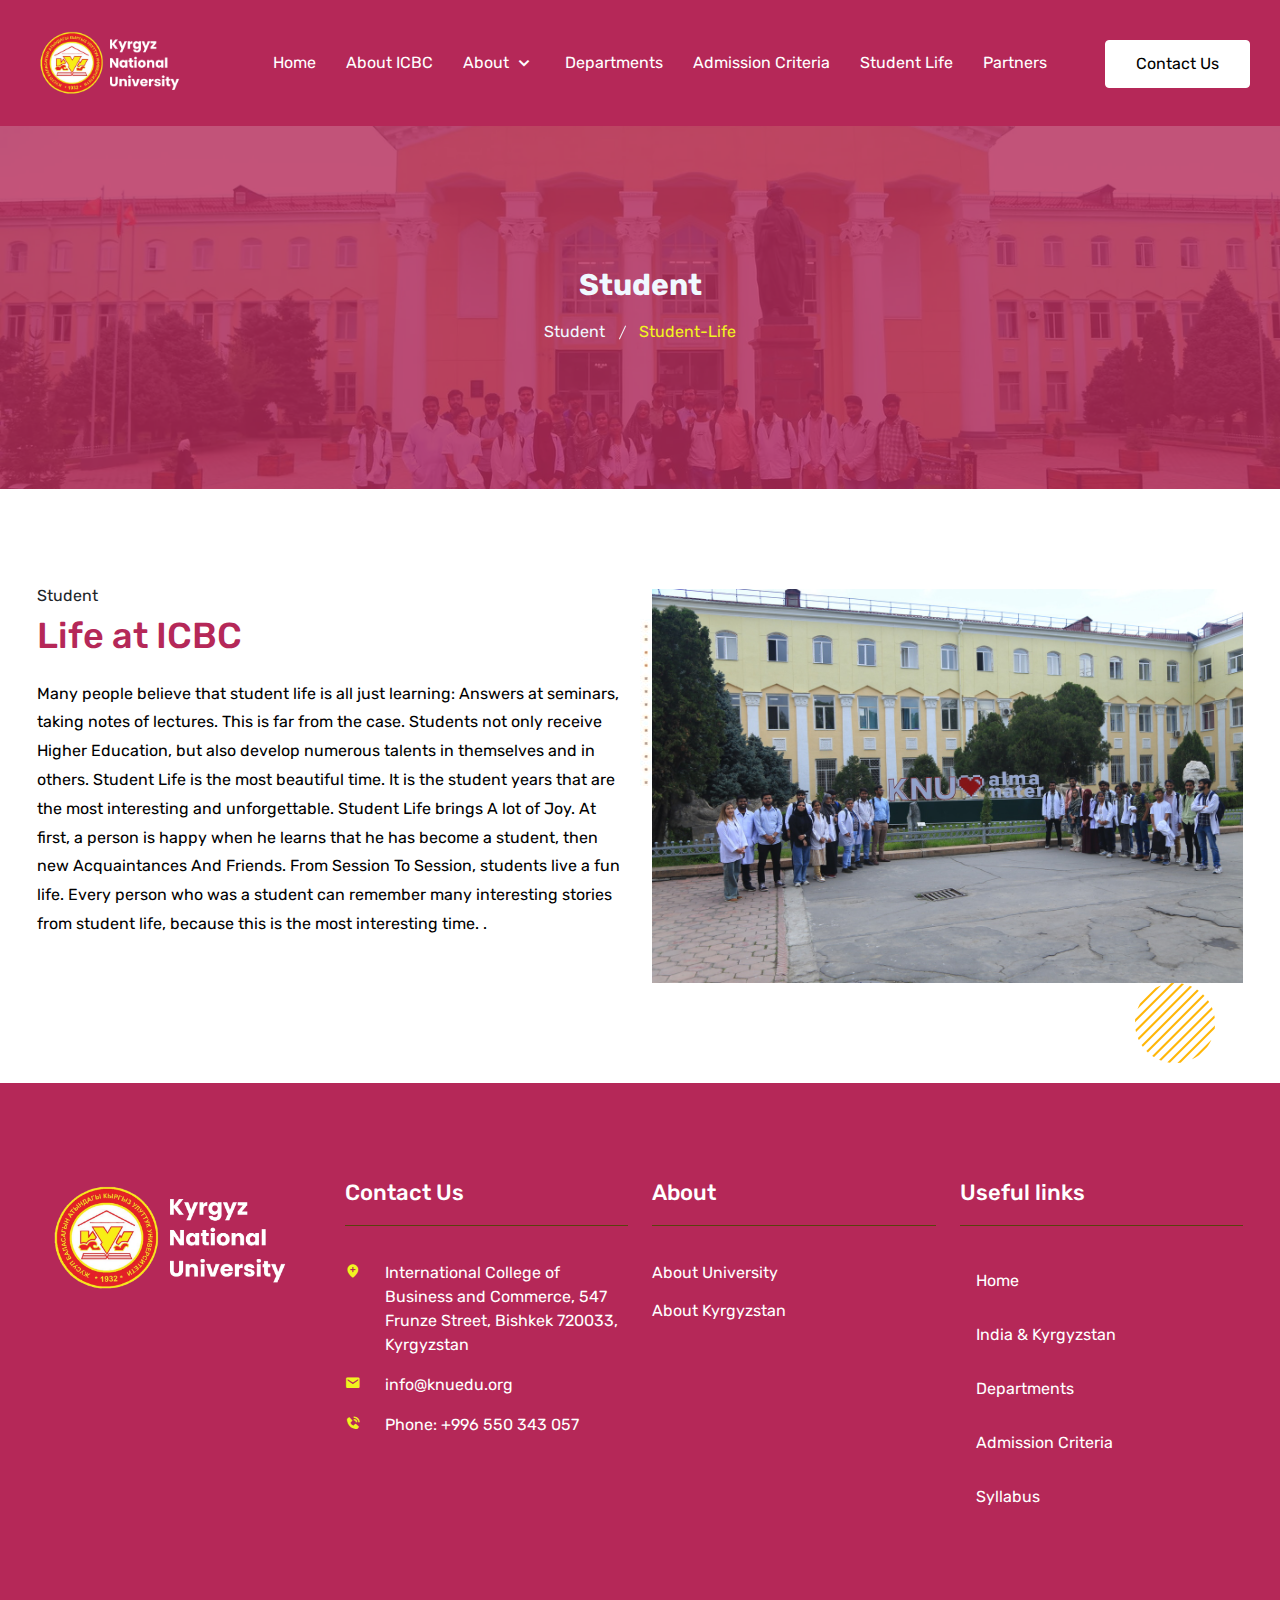
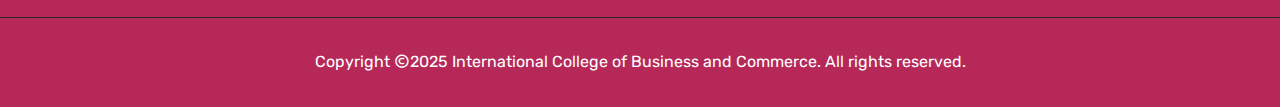
<file: student-life.html>
﻿                <!doctype html>
        <html lang="en">

        <head>
            <meta name="google-site-verification" content="_uR4xFuvXv4ir13Qmx_nxj2XvKxR-OwTRiYNKektbH0">
        <!-- Required meta tags -->
        <meta charset="utf-8">
        <meta name="viewport" content="width=device-width, initial-scale=1, shrink-to-fit=no">
        
        <meta name="title" content="International College of Business and Commerce, Kyrgyzstan - knuedu.org">
        <meta name="description" content="International College of Business and Commerce was organized in 1972 and is the leading institute in the field of education “Pediatrics”.">
        <meta name="keywords" content="International College of Business and Commerce, mbbs in International College of Business and Commerce, International College of Business and Commerce, admission in International College of Business and Commerce 2024, ICBC Collaboration, International College of Business and Commerce, Kyrgyzstan, ICBC courses-and-fees"> 
        <link rel="canonical" href="http://localhost/knu/">
        <meta property="og:site_name" content="knu">
        <meta property="og:type" content="activity">
        <meta property="og:title" content="International College of Business and Commerce">
        <meta property="og:description" content="International College of Business and Commerce was organized in 1972 and is the leading institute in the field of education “Pediatrics”.">
        <meta property="og:url" content="http://localhost/knu/">
        <meta name="twitter:card" content="summary">
        <meta name="twitter:domain" content="http://localhost/knu/">
        <meta name="twitter:title" content="International College of Business and Commerce ">
        <meta name="twitter:description" content="International College of Business and Commerce was organized in 1972 and is the leading institute in the field of education “Pediatrics”.">
        <!-- Bootstrap Min CSS -->
        <link rel="stylesheet" href="assets/css/bootstrap.min.css">
        <!-- Owl Theme Default Min CSS -->
        <link rel="stylesheet" href="assets/css/owl.theme.default.min.css">
        <!-- Owl Carousel Min CSS -->
        <link rel="stylesheet" href="assets/css/owl.carousel.min.css">
        <!-- Owl Magnific Popup Min CSS -->
        <link rel="stylesheet" href="assets/css/magnific-popup.min.css">
        <!-- Animate Min CSS -->
        <link rel="stylesheet" href="assets/css/animate.min.css">
        <!-- Boxicons Min CSS -->
        <link rel="stylesheet" href="assets/css/boxicons.min.css">
        <!-- Flaticon CSS -->
        <link rel="stylesheet" href="assets/css/flaticon.css">
        <!-- Meanmenu Min CSS -->
        <link rel="stylesheet" href="assets/css/meanmenu.min.css">
        <!-- Nice Select Min CSS -->
        <link rel="stylesheet" href="assets/css/nice-select.min.css">
        <!-- Odometer Min CSS-->
        <link rel="stylesheet" href="assets/css/odometer.min.css">
        <!-- Style CSS -->
        <link rel="stylesheet" href="assets/css/style.css">
        <!-- Responsive CSS -->
        <link rel="stylesheet" href="assets/css/responsive.css">
        <!-- Lightbox CSS -->
        <link rel="stylesheet" href="assets/lightbox/css/lightbox.min.css">
        <!-- My Custom CSS -->
        <link rel="stylesheet" href="assets/css/my.css">

        <!-- Favicon -->
        <link rel="icon" type="image/png" href="assets/img/favicon.ico">
        <!-- Title -->
        <title>International College of Business and Commerce</title>
        </head>

        <body>
        

        <!-- Start Navbar Area -->
        <div class="navbar-area">
            <!-- Menu For Mobile Device -->
            <div class="mobile-nav ">
                <a href="index.html" class="logo d-flex">
                <img src="assets/images-knu/Kyrgys.png" width="60%">
                    
                </a>
            </div>


            <!-- Menu For Desktop Device -->
            <div class="main-nav">
                <div class="container-fluid">
                    <nav class="navbar navbar-expand-md d-flex">
                        <a class="navbar-brand d-flex" href="index.html">
                            
                            <img src="assets/images-knu/Kyrgys.png" width="200px;">
                          
                        </a>

                        <div class="collapse navbar-collapse mean-menu">
                            <ul class="navbar-nav m-auto">
                                <li class="nav-item">
                                    <a href="index.html" class="nav-link ">
                                       Home
                                    </a>
                                </li>
                              
                                 
                                 <li class="nav-item">
                                    <a href="university.html" class="nav-link ">
                                     About ICBC
                                    </a>
                                </li>
                                  <li class="nav-item">
                                    <a href="#" class="nav-link ">
                                        About
                                        <i class="bx bx-chevron-down"></i>
                                    </a>

                                    <ul class="dropdown-menu">
                                        <li class="nav-item">
                                            <a href="kyrgyzstan.html" class="nav-link">About Kyrgyzstan</a>
                                        </li>
                                        
                                        <li class="nav-item">
                                            <a href="india-kyrgys.html" class="nav-link">India & Kyrgyzstan</a>
                                        </li>                                        
                                    </ul>
                                </li>
                                 <li class="nav-item">
                                    <a href="departments.html" class="nav-link ">
                                       Departments
                                    </a>
                                </li>
                                 <li class="nav-item">
                                    <a href="admission-criteria.html" class="nav-link ">
                                       Admission Criteria
                                    </a>
                                  
                                </li> 
                               <!-- <li class="nav-item">
                                    <a href="./syllabus" class="nav-link ">
                                      Syllabus
                                    </a>
                                </li>  -->
                                <li class="nav-item">
                                    <a href="" class="nav-link ">
                                      Student Life
                                    </a>
                                </li>      <li class="nav-item">
                                  <a href="partners.html" class="nav-link">Partners</a>
                                </li>

                            </ul>

                            <!-- Start Other Option -->
                            <div class="others-option">
                                <!-- Search field was here -->

                                <!-- Cart icon was here -->

                                <div class="register">
                                    <a href="contact-us.html" class="default-btn cta-btn">
                                        Contact Us
                                    </a>
                                </div>
                            </div>
                            <!-- End Other Option -->
                        </div>
                    </nav>
                </div>
            </div>

            <!-- Start Others Option For Responsive -->
            <div class="others-option-for-responsive">
                <div class="container">
                    <div class="dot-menu">
                        <div class="inner">
                            <div class="circle circle-one bg-light"></div>
                            <div class="circle circle-two bg-light"></div>
                            <div class="circle circle-three bg-light"></div>
                        </div>
                    </div>

                    <div class="container">
                        <div class="option-inner">
                            <div class="others-option justify-content-center d-flex align-items-center">
                                <!-- Search field was here -->

                                <!-- Cart icon was here -->

                                <div class="register">
                                    <a href="contact-us.html" class="default-btn cta-btn ">
                                        Contact Us
                                    </a>
                                </div>
                            </div>                              
                        </div>
                    </div>
                </div>
            </div>
            <!-- End Others Option For Responsive -->
        </div>
        <!-- End Navbar Area --><!-- Start Page Title Area -->
<div class="page-title-area bg-1">
	<div class="container">
		<div class="page-title-content">
			<h2>Student</h2>
			<ul>
				<li>
					<a href="index.html">
						Student
					</a>
				</li>

				<li class="active">Student-Life</li>
			</ul>
		</div>
	</div>
</div>
<!-- End Page Title Area -->

<!-- Start Education Area -->
<section class="education-area-two ptb-100">
	<div class="container">
		<div class="row">
			<div class="col-lg-6">
				<div class="education-content">
					<span class="top-title text-dark">Student</span>
					<h2 class="text-pink">Life at ICBC</h2>
					
						<p>Many people believe that student life is all just learning: Answers at seminars, taking notes of lectures. This is far from the case. Students not only receive Higher Education, but also develop numerous talents in themselves and in others. Student Life is the most beautiful time. It is the student years that are the most interesting and unforgettable. Student Life brings A lot of Joy. At first, a person is happy when he learns that he has become a student, then new Acquaintances And Friends. From Session To Session, students live a fun life. Every person who was a student can remember many interesting stories from student life, because this is the most interesting time.
.</p>
					
				</div>
			</div>

			<div class="col-lg-6">
				<div class="education-img-wrap">
					<div class="education-img-2">
						<img src="assets/images-knu/gallery-slider/12.webp" alt="Image">
					</div>

<!--					<div class="education-img-4">  -->
					<!--	<img src="./assets/images/studlife3.jpg" alt="Image">  -->
				<!--	</div>  -->

					<div class="education-shape-1">
						<img src="assets/img/education-shape-1.jpg" alt="Image">
					</div>

					<div class="education-shape-2">
						<img src="assets/img/education-shape-2.png" alt="Image">
					</div>
				</div>
			</div>
		</div>
	</div>
</section>

<!-- Start Footer Top Area -->
<footer class="footer-top-area pt-100 pb-70 bg-color-b52858">
    <div class="container">
        <div class="row">
             <div class="col-lg-3 col-sm-6">
                <div class="footer-widget">
                  <a href="index.html"> <img src="assets/images-knu/Kyrgys.png"></a>
                </div>
            </div>

            <div class="col-lg-3 col-sm-6">
                <div class="footer-widget">
                    <h3>Contact Us</h3>

                    <ul class="address">
                        <li class="location">
                            <i class="bx bxs-location-plus"></i>
                            International College of Business and Commerce, 547 Frunze Street, Bishkek 720033, Kyrgyzstan


                        </li>

                        <li>
                            <i class="bx bxs-envelope"></i>
                            <a href="mailto:info@tsampi.uz">   info@knuedu.org </a>
                           
                        </li>


                        <li>
                            <i class="bx bxs-phone-call"></i>
                            <a href="tel: +996 550 343 057">Phone: +996 550 343 057</a>
                            <!-- <a href="tel:+1(514)312-6688">+1 (514) 312-6688</a> -->
                        </li>
                    </ul>
                </div>
            </div>

            <div class="col-lg-3 col-sm-6">
                <div class="footer-widget">
                    <h3>About</h3>

                    <ul class="link">
                      
                         <li class="nav-item">
                        <a href="university.html">About University</a>
                                        </li>

                        <li>
                             <a href="kyrgyzstan.html">About Kyrgyzstan</a>
                        </li>
                       
                    </ul>
                </div>
            </div>

           <!--  <div class="col-lg-3 col-sm-6">
                <div class="footer-widget">
                    <h3>Student</h3>

                    <ul class="link">
                        <li>
                            <a href="./student/foreign-students">Foreign Students</a>
                        </li>
                        <li>
                            <a href="./student/student-life">Student Life</a>
                        </li>
                        <li>
                            <a href="./student/student-club">Student Club</a>
                        </li>
                    </ul>
                </div>
            </div>
 -->
            <div class="col-lg-3 col-sm-6">
                <div class="footer-widget">
                    <h3>Useful links</h3>

                    <ul class="link">
                         <li class="nav-item">
                                    <a href="index.html" class="nav-link ">
                                      Home
                                    </a>
                                </li>
                        <li class="nav-item">
                                    <a href="india-kyrgys.html" class="nav-link ">
                                       India & Kyrgyzstan
                                    </a>
                                </li>
                                 <li class="nav-item">
                                    <a href="departments.html" class="nav-link ">
                                       Departments
                                    </a>
                                </li>
                                 <li class="nav-item">
                                    <a href="admission-criteria.html" class="nav-link ">
                                       Admission Criteria
                                    </a>
                                </li> 
                                <li class="nav-item">
                                    <a href="syllabus.html" class="nav-link ">
                                      Syllabus
                                    </a>
                                </li>
                               
                    </ul>
                </div>
            </div>
        </div>
    </div>
</footer>
<!-- End Footer Top Area -->

<!-- Start Footer Bottom Area -->
<footer class="footer-bottom-area bg-color-b52858">
    <div class="container">
        <div class="copyright-wrap">
            <p class="">
                Copyright <i class="bx bx-copyright"></i>2025 <span class="text-white">International College of Business and Commerce</span>. All rights reserved.
            </p>
        </div>
    </div>
</footer>
<!-- End Footer Bottom Area -->

<!-- Start Go Top Area -->
<div class="go-top ">
    <i class='bx bx-chevrons-up'></i>
    <i class='bx bx-chevrons-up'></i>
</div>
<!-- End Go Top Area -->

<!-- Jquery Min JS -->
<script src="assets/js/jquery.min.js"></script>
<!-- Bootstrap Bundle Min JS -->
<script src="assets/js/bootstrap.bundle.min.js"></script>
<!-- Meanmenu Min JS -->
<script src="assets/js/meanmenu.min.js"></script>
<!-- Owl Carousel Min JS -->
<script src="assets/js/owl.carousel.min.js"></script>
<!-- Wow Min JS -->
<script src="assets/js/wow.min.js"></script>
<!-- Nice Select Min JS -->
<script src="assets/js/nice-select.min.js"></script>
<!-- Magnific Popup Min JS -->
<script src="assets/js/magnific-popup.min.js"></script>
<!-- jarallax Min JS -->
<script src="assets/js/jarallax.min.js"></script>
<!-- Appear Min JS -->
<script src="assets/js/appear.min.js"></script>
<!-- Odometer JS -->
<script src="assets/js/odometer.min.js"></script>
<!-- Form Validator Min JS -->
<script src="assets/js/form-validator.min.js"></script>
<!-- Contact JS -->
<script src="assets/js/contact-form-script.js"></script>
<!-- Ajaxchimp Min JS -->
<script src="assets/js/ajaxchimp.min.js"></script>
<!-- MixItUp JS -->
<script src="assets/js/mixitup.min.js"></script>
<!-- Lightbox JS -->
<script src="assets/lightbox/js/lightbox.min.js"></script>
<!-- Custom JS -->
<script src="assets/js/custom.js"></script>
<!-- MY JS -->
<script src="assets/js/my.js"></script>
</body>

</html>
</file>
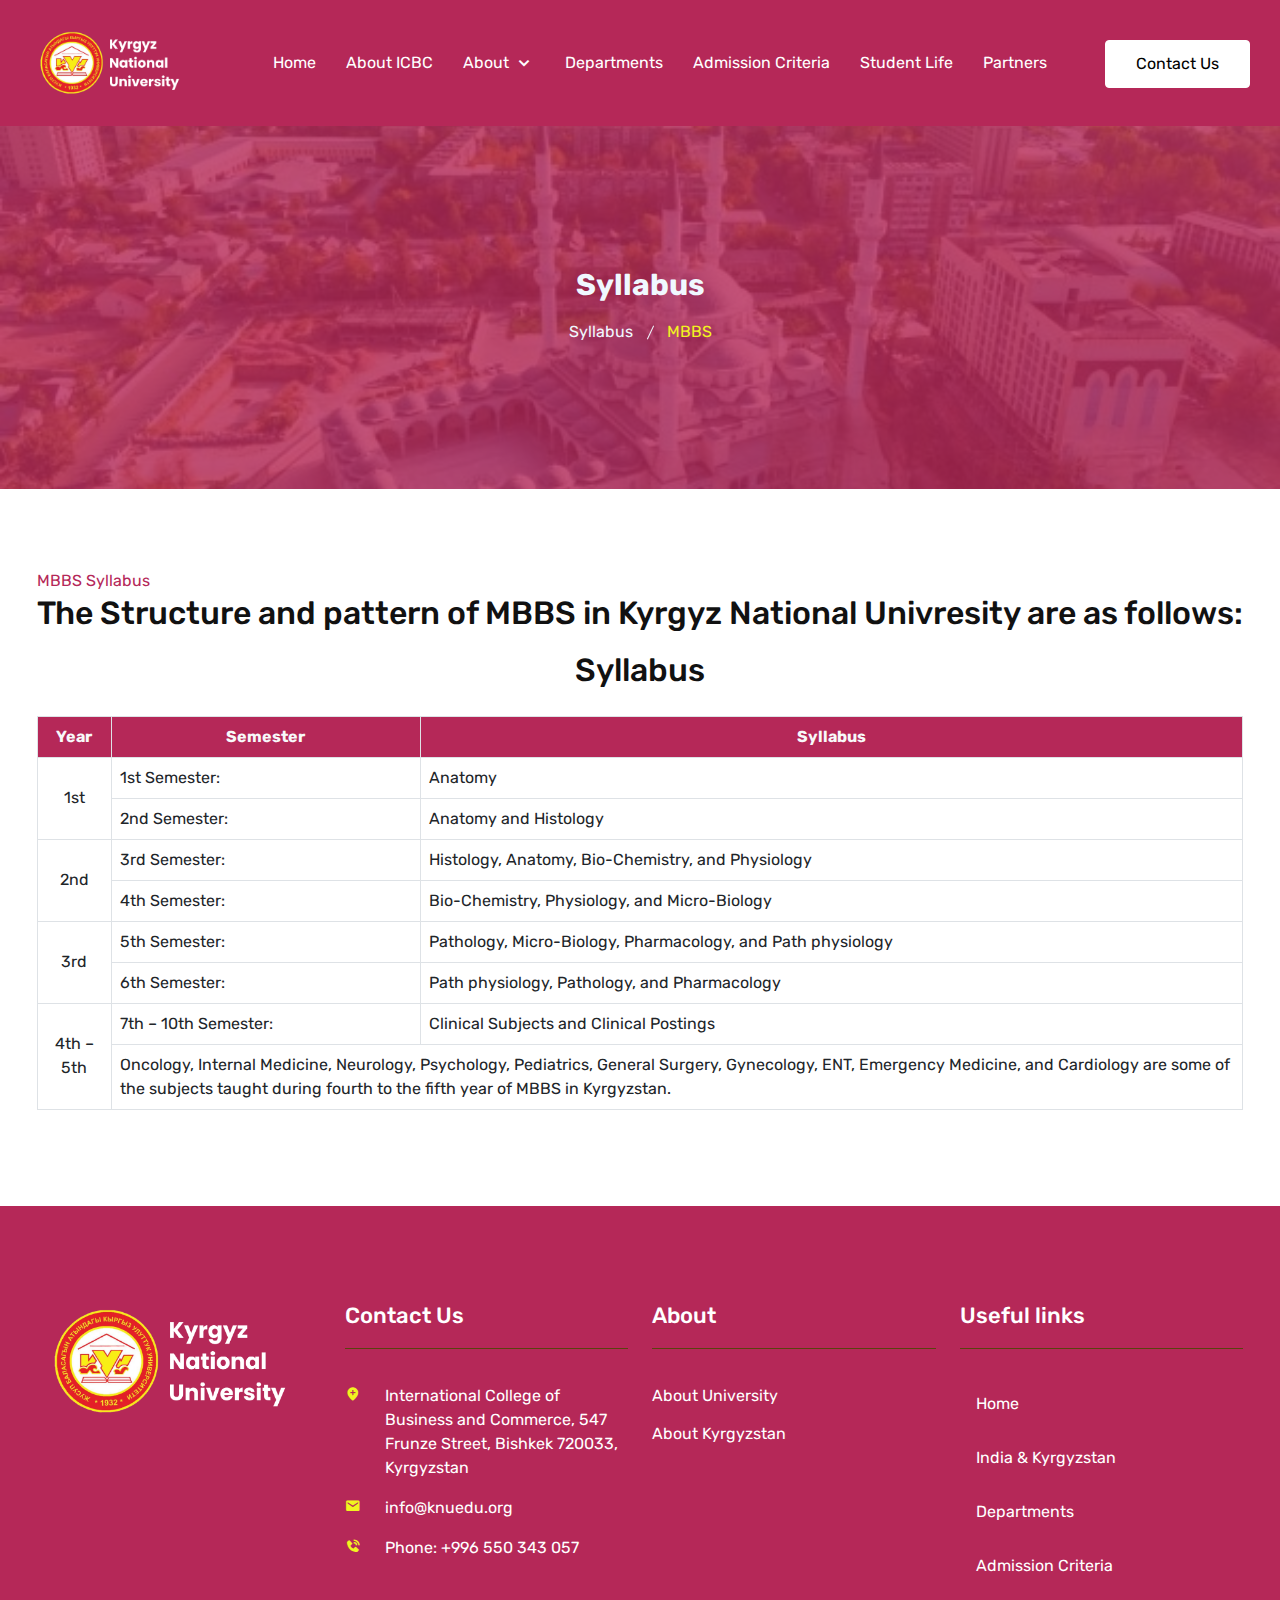
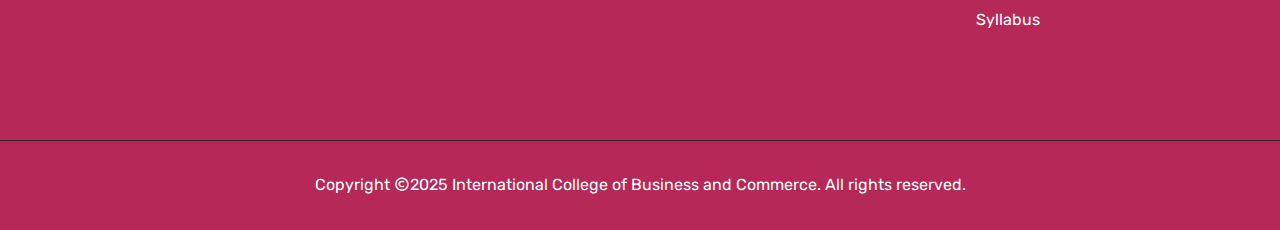
<file: syllabus.html>
﻿                <!doctype html>
        <html lang="en">

        <head>
            <meta name="google-site-verification" content="_uR4xFuvXv4ir13Qmx_nxj2XvKxR-OwTRiYNKektbH0">
        <!-- Required meta tags -->
        <meta charset="utf-8">
        <meta name="viewport" content="width=device-width, initial-scale=1, shrink-to-fit=no">
        
        <meta name="title" content="International College of Business and Commerce, Kyrgyzstan - knuedu.org">
        <meta name="description" content="International College of Business and Commerce was organized in 1972 and is the leading institute in the field of education “Pediatrics”.">
        <meta name="keywords" content="International College of Business and Commerce, mbbs in International College of Business and Commerce, International College of Business and Commerce, admission in International College of Business and Commerce 2024, ICBC Collaboration, International College of Business and Commerce, Kyrgyzstan, ICBC courses-and-fees"> 
        <link rel="canonical" href="http://localhost/knu/">
        <meta property="og:site_name" content="knu">
        <meta property="og:type" content="activity">
        <meta property="og:title" content="International College of Business and Commerce">
        <meta property="og:description" content="International College of Business and Commerce was organized in 1972 and is the leading institute in the field of education “Pediatrics”.">
        <meta property="og:url" content="http://localhost/knu/">
        <meta name="twitter:card" content="summary">
        <meta name="twitter:domain" content="http://localhost/knu/">
        <meta name="twitter:title" content="International College of Business and Commerce ">
        <meta name="twitter:description" content="International College of Business and Commerce was organized in 1972 and is the leading institute in the field of education “Pediatrics”.">
        <!-- Bootstrap Min CSS -->
        <link rel="stylesheet" href="assets/css/bootstrap.min.css">
        <!-- Owl Theme Default Min CSS -->
        <link rel="stylesheet" href="assets/css/owl.theme.default.min.css">
        <!-- Owl Carousel Min CSS -->
        <link rel="stylesheet" href="assets/css/owl.carousel.min.css">
        <!-- Owl Magnific Popup Min CSS -->
        <link rel="stylesheet" href="assets/css/magnific-popup.min.css">
        <!-- Animate Min CSS -->
        <link rel="stylesheet" href="assets/css/animate.min.css">
        <!-- Boxicons Min CSS -->
        <link rel="stylesheet" href="assets/css/boxicons.min.css">
        <!-- Flaticon CSS -->
        <link rel="stylesheet" href="assets/css/flaticon.css">
        <!-- Meanmenu Min CSS -->
        <link rel="stylesheet" href="assets/css/meanmenu.min.css">
        <!-- Nice Select Min CSS -->
        <link rel="stylesheet" href="assets/css/nice-select.min.css">
        <!-- Odometer Min CSS-->
        <link rel="stylesheet" href="assets/css/odometer.min.css">
        <!-- Style CSS -->
        <link rel="stylesheet" href="assets/css/style.css">
        <!-- Responsive CSS -->
        <link rel="stylesheet" href="assets/css/responsive.css">
        <!-- Lightbox CSS -->
        <link rel="stylesheet" href="assets/lightbox/css/lightbox.min.css">
        <!-- My Custom CSS -->
        <link rel="stylesheet" href="assets/css/my.css">

        <!-- Favicon -->
        <link rel="icon" type="image/png" href="assets/img/favicon.ico">

        <!-- Title -->
        <title>International College of Business and Commerce</title>
        </head>

        <body>
        

        <!-- Start Navbar Area -->
        <div class="navbar-area">
            <!-- Menu For Mobile Device -->
            <div class="mobile-nav ">
                <a href="index.html" class="logo d-flex">
                <img src="assets/images-knu/Kyrgys.png" width="60%">
                    
                </a>
            </div>


            <!-- Menu For Desktop Device -->
            <div class="main-nav">
                <div class="container-fluid">
                    <nav class="navbar navbar-expand-md d-flex">
                        <a class="navbar-brand d-flex" href="index.html">
                            
                            <img src="assets/images-knu/Kyrgys.png" width="200px;">
                          
                        </a>

                        <div class="collapse navbar-collapse mean-menu">
                            <ul class="navbar-nav m-auto">
                                <li class="nav-item">
                                    <a href="index.html" class="nav-link ">
                                       Home
                                    </a>
                                </li>
                              
                                 
                                 <li class="nav-item">
                                    <a href="university.html" class="nav-link ">
                                     About ICBC
                                    </a>
                                </li>
                                  <li class="nav-item">
                                    <a href="#" class="nav-link ">
                                        About
                                        <i class="bx bx-chevron-down"></i>
                                    </a>

                                    <ul class="dropdown-menu">
                                        <li class="nav-item">
                                            <a href="kyrgyzstan.html" class="nav-link">About Kyrgyzstan</a>
                                        </li>
                                        
                                        <li class="nav-item">
                                            <a href="india-kyrgys.html" class="nav-link">India & Kyrgyzstan</a>
                                        </li>                                        
                                    </ul>
                                </li>
                                 <li class="nav-item">
                                    <a href="departments.html" class="nav-link ">
                                       Departments
                                    </a>
                                </li>
                                 <li class="nav-item">
                                    <a href="admission-criteria.html" class="nav-link ">
                                       Admission Criteria
                                    </a>
                                  
                                </li> 
                               <!-- <li class="nav-item">
                                    <a href="./syllabus" class="nav-link ">
                                      Syllabus
                                    </a>
                                </li>  -->
                                <li class="nav-item">
                                    <a href="student-life.html" class="nav-link ">
                                      Student Life
                                    </a>
                                </li>      <li class="nav-item">
                                  <a href="partners.html" class="nav-link">Partners</a>
                                </li>

                            </ul>

                            <!-- Start Other Option -->
                            <div class="others-option">
                                <!-- Search field was here -->

                                <!-- Cart icon was here -->

                                <div class="register">
                                    <a href="contact-us.html" class="default-btn cta-btn">
                                        Contact Us
                                    </a>
                                </div>
                            </div>
                            <!-- End Other Option -->
                        </div>
                    </nav>
                </div>
            </div>

            <!-- Start Others Option For Responsive -->
            <div class="others-option-for-responsive">
                <div class="container">
                    <div class="dot-menu">
                        <div class="inner">
                            <div class="circle circle-one bg-light"></div>
                            <div class="circle circle-two bg-light"></div>
                            <div class="circle circle-three bg-light"></div>
                        </div>
                    </div>

                    <div class="container">
                        <div class="option-inner">
                            <div class="others-option justify-content-center d-flex align-items-center">
                                <!-- Search field was here -->

                                <!-- Cart icon was here -->

                                <div class="register">
                                    <a href="contact-us.html" class="default-btn cta-btn ">
                                        Contact Us
                                    </a>
                                </div>
                            </div>                              
                        </div>
                    </div>
                </div>
            </div>
            <!-- End Others Option For Responsive -->
        </div>
        <!-- End Navbar Area --><!-- Start Page Title Area -->
<div class="page-title-area bg-2">
	<div class="container">
		<div class="page-title-content">
			<h2>Syllabus</h2>
			<ul>
				<li>
					<a href="index.html">
						Syllabus
					</a>
				</li>

				<li class="active">MBBS</li>
			</ul>
		</div>
	</div>
</div>
<!-- End Page Title Area -->

<!-- Start Education Area -->
<section class="education-area-two ptb-80 ">
	<div class="container">
		<div class="row">

					<span class="top-title text-pink">MBBS Syllabus</span>
			<h2>The Structure and pattern of MBBS in Kyrgyz National Univresity are as follows:</h2>
				<div class="container mt-2">
    <h2 class="text-center mb-4">Syllabus</h2>
    <div class="table-responsive">
  <table class="table table-bordered">
    <thead class="bg-color-b52858 text-light">
      <tr>
        <th class="text-center">Year</th>
        <th class="text-center">Semester</th>
        <th class="text-center">Syllabus</th>
      </tr>
    </thead>
    <tbody>
      <tr>
        <td rowspan="2" class="align-middle highlight text-center">1st</td>
        <td>1st Semester:</td>
        <td>Anatomy</td>
      </tr>
      <tr>
        <td>2nd Semester:</td>
        <td>Anatomy and Histology</td>
      </tr>
      <tr>
        <td rowspan="2" class="align-middle highlight text-center">2nd</td>
        <td>3rd Semester:</td>
        <td>Histology, Anatomy, Bio-Chemistry, and Physiology</td>
      </tr>
      <tr>
        <td>4th Semester:</td>
        <td>Bio-Chemistry, Physiology, and Micro-Biology</td>
      </tr>
      <tr>
        <td rowspan="2" class="align-middle highlight text-center">3rd</td>
        <td>5th Semester:</td>
        <td>Pathology, Micro-Biology, Pharmacology, and Path physiology</td>
      </tr>
      <tr>
        <td>6th Semester:</td>
        <td>Path physiology, Pathology, and Pharmacology</td>
      </tr>
      <tr>
        <td rowspan="4" class="align-middle highlight text-center">4th – 5th</td>
        <td>7th – 10th Semester:</td>
        <td>Clinical Subjects and Clinical Postings</td>
      </tr>
      <tr>
        <td colspan="2" class="text-left">Oncology, Internal Medicine, Neurology, Psychology, Pediatrics, General Surgery, Gynecology, ENT, Emergency Medicine, and Cardiology are some of the subjects taught during fourth to the fifth year of MBBS in Kyrgyzstan.</td>
      </tr>
    </tbody>
  </table>
</div>

  </div>

			
		</div>
	</div>
</section>
<!-- End Education Area -->
<!-- Start Footer Top Area -->
<footer class="footer-top-area pt-100 pb-70 bg-color-b52858">
    <div class="container">
        <div class="row">
             <div class="col-lg-3 col-sm-6">
                <div class="footer-widget">
                  <a href="index.html"> <img src="assets/images-knu/Kyrgys.png"></a>
                </div>
            </div>

            <div class="col-lg-3 col-sm-6">
                <div class="footer-widget">
                    <h3>Contact Us</h3>

                    <ul class="address">
                        <li class="location">
                            <i class="bx bxs-location-plus"></i>
                            International College of Business and Commerce, 547 Frunze Street, Bishkek 720033, Kyrgyzstan


                        </li>

                        <li>
                            <i class="bx bxs-envelope"></i>
                            <a href="mailto:info@tsampi.uz">   info@knuedu.org </a>
                           
                        </li>


                        <li>
                            <i class="bx bxs-phone-call"></i>
                            <a href="tel: +996 550 343 057">Phone: +996 550 343 057</a>
                            <!-- <a href="tel:+1(514)312-6688">+1 (514) 312-6688</a> -->
                        </li>
                    </ul>
                </div>
            </div>

            <div class="col-lg-3 col-sm-6">
                <div class="footer-widget">
                    <h3>About</h3>

                    <ul class="link">
                      
                         <li class="nav-item">
                        <a href="university.html">About University</a>
                                        </li>

                        <li>
                             <a href="kyrgyzstan.html">About Kyrgyzstan</a>
                        </li>
                       
                    </ul>
                </div>
            </div>

           <!--  <div class="col-lg-3 col-sm-6">
                <div class="footer-widget">
                    <h3>Student</h3>

                    <ul class="link">
                        <li>
                            <a href="./student/foreign-students">Foreign Students</a>
                        </li>
                        <li>
                            <a href="./student/student-life">Student Life</a>
                        </li>
                        <li>
                            <a href="./student/student-club">Student Club</a>
                        </li>
                    </ul>
                </div>
            </div>
 -->
            <div class="col-lg-3 col-sm-6">
                <div class="footer-widget">
                    <h3>Useful links</h3>

                    <ul class="link">
                         <li class="nav-item">
                                    <a href="index.html" class="nav-link ">
                                      Home
                                    </a>
                                </li>
                        <li class="nav-item">
                                    <a href="india-kyrgys.html" class="nav-link ">
                                       India & Kyrgyzstan
                                    </a>
                                </li>
                                 <li class="nav-item">
                                    <a href="departments.html" class="nav-link ">
                                       Departments
                                    </a>
                                </li>
                                 <li class="nav-item">
                                    <a href="admission-criteria.html" class="nav-link ">
                                       Admission Criteria
                                    </a>
                                </li> 
                                <li class="nav-item">
                                    <a href="" class="nav-link ">
                                      Syllabus
                                    </a>
                                </li>
                               
                    </ul>
                </div>
            </div>
        </div>
    </div>
</footer>
<!-- End Footer Top Area -->

<!-- Start Footer Bottom Area -->
<footer class="footer-bottom-area bg-color-b52858">
    <div class="container">
        <div class="copyright-wrap">
            <p class="">
                Copyright <i class="bx bx-copyright"></i>2025 <span class="text-white">International College of Business and Commerce</span>. All rights reserved.
            </p>
        </div>
    </div>
</footer>
<!-- End Footer Bottom Area -->

<!-- Start Go Top Area -->
<div class="go-top ">
    <i class='bx bx-chevrons-up'></i>
    <i class='bx bx-chevrons-up'></i>
</div>
<!-- End Go Top Area -->

<!-- Jquery Min JS -->
<script src="assets/js/jquery.min.js"></script>
<!-- Bootstrap Bundle Min JS -->
<script src="assets/js/bootstrap.bundle.min.js"></script>
<!-- Meanmenu Min JS -->
<script src="assets/js/meanmenu.min.js"></script>
<!-- Owl Carousel Min JS -->
<script src="assets/js/owl.carousel.min.js"></script>
<!-- Wow Min JS -->
<script src="assets/js/wow.min.js"></script>
<!-- Nice Select Min JS -->
<script src="assets/js/nice-select.min.js"></script>
<!-- Magnific Popup Min JS -->
<script src="assets/js/magnific-popup.min.js"></script>
<!-- jarallax Min JS -->
<script src="assets/js/jarallax.min.js"></script>
<!-- Appear Min JS -->
<script src="assets/js/appear.min.js"></script>
<!-- Odometer JS -->
<script src="assets/js/odometer.min.js"></script>
<!-- Form Validator Min JS -->
<script src="assets/js/form-validator.min.js"></script>
<!-- Contact JS -->
<script src="assets/js/contact-form-script.js"></script>
<!-- Ajaxchimp Min JS -->
<script src="assets/js/ajaxchimp.min.js"></script>
<!-- MixItUp JS -->
<script src="assets/js/mixitup.min.js"></script>
<!-- Lightbox JS -->
<script src="assets/lightbox/js/lightbox.min.js"></script>
<!-- Custom JS -->
<script src="assets/js/custom.js"></script>
<!-- MY JS -->
<script src="assets/js/my.js"></script>
</body>

</html>
</file>
<file: assets/css/flaticon.css>
﻿	/*
  	Flaticon icon font: Flaticon
  	Creation date: 22/07/2020 20:57
  	*/

@font-face {
  font-family: "Flaticon";
  src: url("../fonts/Flaticon.eot");
  src: url("../fonts/Flaticon.eot") format("embedded-opentype"),
       url("../fonts/Flaticon.woff2") format("woff2"),
       url("../fonts/Flaticon.woff") format("woff"),
       url("../fonts/Flaticon.ttf") format("truetype"),
       url("http://knuedu.org/assets/fonts/Flaticon.svg") format("svg");
  font-weight: normal;
  font-style: normal;
}

@media screen and (-webkit-min-device-pixel-ratio:0) {
    @font-face {
        font-family: "Flaticon";
        src: url("http://knuedu.org/assets/fonts/Flaticon.svg") format("svg");
    }
}

[class^="flaticon-"]:before, [class*=" flaticon-"]:before,
[class^="flaticon-"]:after, [class*=" flaticon-"]:after {   
    font-family: Flaticon;
    font-style: normal;
}

.flaticon-consulting:before { content: "\f100"; }
.flaticon-investment:before { content: "\f101"; }
.flaticon-quotation:before { content: "\f102"; }
.flaticon-group:before { content: "\f103"; }
.flaticon-certificate:before { content: "\f104"; }
.flaticon-career:before { content: "\f105"; }
.flaticon-shopping-cart:before { content: "\f106"; }
.flaticon-route:before { content: "\f107"; }
.flaticon-online-education:before { content: "\f108"; }
.flaticon-meeting:before { content: "\f109"; }
.flaticon-online-class:before { content: "\f10a"; }
.flaticon-expert:before { content: "\f10b"; }
.flaticon-certificate-1:before { content: "\f10c"; }
.flaticon-instructor:before { content: "\f10d"; }
.flaticon-instructor-1:before { content: "\f10e"; }
.flaticon-online:before { content: "\f10f"; }
.flaticon-skills:before { content: "\f110"; }
.flaticon-play-button:before { content: "\f111"; }
.flaticon-loupe:before { content: "\f112"; }
.flaticon-magnifying-glass:before { content: "\f113"; }
.flaticon-loupe-1:before { content: "\f114"; }
.flaticon-cancel:before { content: "\f115"; }
.flaticon-balance:before { content: "\f116"; }
.flaticon-pin:before { content: "\f117"; }
.flaticon-call:before { content: "\f118"; }
.flaticon-email:before { content: "\f119"; }
.flaticon-left-arrow:before { content: "\f11a"; }
.flaticon-right-arrow:before { content: "\f11b"; }
</file>
<file: assets/css/style.css>
﻿/*
@File: Eduon Template Styles

* This file contains the styling for the actual template, this
is the file you need to edit to change the look of the
template.

This files table contents are outlined below>>>>>

******************************************* 
** - DEFAULT AREA STYLE - **

** - Default Btn Area Style
** - Read More Area Style
** - Section Title Area Style

** - HOME PAGE STYLE - **

** - Modal Newsletter Area Style
** - Nav Area Style
** - Banner Area Style
** - Partner Area Style
** - Achieve Area Style
** - Education Area Style
** - Course Area Style
** - Counter Area Style
** - Enroll Area Style
** - Teachers Area Style
** - Event Area Style
** - Video Area Style
** - Feedback Area Style
** - Discover Area Style
** - News Area Style
** - Subscribe Area Style
** - Footer Top Area Style
** - Footer Bottom Area Style

** - OTHER STYLE AREA - **

** - Preloader Area Style
** - Go Top Style
** - Video wave Style
** - Section Title Area Style
** - Nice select Area

*******************************************
/*

/*
Default Style
============================*/
@import url("../../css2.css");
:root {
  --font-family: "Rubik", sans-serif;
  --main-color: #f1f41f;
  --body-color: #000000;
  --heading-color: #111111;
  --white-color: #ffffff;
  --black-color: #000000;
  
  --pink-color:#b52858;
  --font-size: 16px;
  --transition: all ease 0.5s;
  --border-radius: 4px;
  --box-shadow: 0 0 20px 3px rgba(0, 0, 0, 0.05);
}

body {
  font-size: var(--font-size);
  font-family: var(--font-family);
  color: var(--body-color);
}

a {
  display: inline-block;
  -webkit-transition: var(--transition);
  transition: var(--transition);
  text-decoration: none;
  color: var(--body-color);
}

a:hover {
  text-decoration: none;
  color: var(--main-color);
}

a:focus {
  text-decoration: none;
}

button {
  outline: 0 !important;
  -webkit-box-shadow: none;
  box-shadow: none;
  border: none;
}

button:focus {
  -webkit-box-shadow: none;
  box-shadow: none;
}

.h1,
.h2,
.h3,
.h4,
.h5,
.h6,
h1,
h2,
h3,
h4,
h5,
h6 {
  color: var(--heading-color);
  font-weight: 500;
  line-height: 1.3;
}

h3 {
  font-size: 20px;
  line-height: 1.6;
}

.d-table {
  width: 100%;
  height: 100%;
}

.d-table-cell {
  vertical-align: middle;
}

p {
  font-size: var(--font-size);
  margin-bottom: 15px;
  line-height: 1.8;
}

p:last-child {
  margin-bottom: 0;
}

img {
  max-width: 100%;
  height: auto;
}

ul {
  list-style: none;
  padding: 0;
  margin: 0;
}

.form-control {
  height: 50px;
  color: var(--main-color);
  border: 1px solid #ececed;
  background-color: #f5f6fa;
  border-radius: 0;
  font-size: 16px;
  padding: 10px 20px;
  width: 100%;
}

.form-control::-webkit-input-placeholder {
  color: #676a6a;
}

.form-control:-ms-input-placeholder {
  color: #676a6a;
}

.form-control::-ms-input-placeholder {
  color: #676a6a;
}

.form-control::placeholder {
  color: #676a6a;
}

.form-control:focus {
  color: var(--black-color);
  background-color: transparent;
  -webkit-box-shadow: unset;
  box-shadow: unset;
  outline: 0;
  border: 1px solid var(--main-color);
}

.form-control:hover:focus,
.form-control:focus {
  -webkit-box-shadow: unset;
  box-shadow: unset;
}

textarea.form-control {
  height: auto;
}

/* Padding top classes */
[class^="pt-"] {
  padding-top: calc(10 * (1px));
}

.pt-20 {
  padding-top: calc(20 * (1px));
}

.pt-30 {
  padding-top: calc(30 * (1px));
}

.pt-40 {
  padding-top: calc(40 * (1px));
}

.pt-50 {
  padding-top: calc(50 * (1px));
}

.pt-60 {
  padding-top: calc(60 * (1px));
}

.pt-70 {
  padding-top: calc(70 * (1px));
}

.pt-80 {
  padding-top: calc(80 * (1px));
}

.pt-90 {
  padding-top: calc(90 * (1px));
}

.pt-100 {
  padding-top: calc(100 * (1px));
}

/* Padding bottom classes */
[class^="pb-"] {
  padding-bottom: calc(10 * (1px));
}

.pb-20 {
  padding-bottom: calc(20 * (1px));
}

.pb-30 {
  padding-bottom: calc(30 * (1px));
}

.pb-40 {
  padding-bottom: calc(40 * (1px));
}

.pb-50 {
  padding-bottom: calc(50 * (1px));
}

.pb-60 {
  padding-bottom: calc(60 * (1px));
}

.pb-70 {
  padding-bottom: calc(70 * (1px));
}

.pb-80 {
  padding-bottom: calc(80 * (1px));
}

.pb-90 {
  padding-bottom: calc(90 * (1px));
}

.pb-100 {
  padding-bottom: calc(100 * (1px));
}

/* Padding top and bottom classes */
[class^="ptb-"] {
  padding-top: calc(10 * (1px));
  padding-bottom: calc(10 * (1px));
}

.ptb-20 {
  padding-top: calc(20 * (1px));
  padding-bottom: calc(20 * (1px));
}

.ptb-30 {
  padding-top: calc(30 * (1px));
  padding-bottom: calc(30 * (1px));
}

.ptb-40 {
  padding-top: calc(40 * (1px));
  padding-bottom: calc(40 * (1px));
}

.ptb-50 {
  padding-top: calc(50 * (1px));
  padding-bottom: calc(50 * (1px));
}

.ptb-60 {
  padding-top: calc(60 * (1px));
  padding-bottom: calc(60 * (1px));
}

.ptb-70 {
  padding-top: calc(70 * (1px));
  padding-bottom: calc(70 * (1px));
}

.ptb-80 {
  padding-top: calc(80 * (1px));
  padding-bottom: calc(80 * (1px));
}

.ptb-90 {
  padding-top: calc(90 * (1px));
  padding-bottom: calc(90 * (1px));
}

.ptb-100 {
  padding-top: calc(100 * (1px));
  padding-bottom: calc(100 * (1px));
}


.mt-30 {
  margin-top: 30px;
}

.mb-30 {
  margin-bottom: 30px;
}

/*
Bg-color Style*/
.ebeef5-bg-color {
  background-color: #ebeef5;
}

.f5f6fa-bg-color {
  background-color: #f5f6fa;
}

/*
Default Btn Area Style*/
.default-btn {
  font-size: 16px;
  color: var(--black-color);
  padding: 15px 40px;
  line-height: 1;
  -webkit-transition: var(--transition);
  transition: var(--transition);
  text-align: center;
  background-color: var(--white-color);
  border-radius: var(--border-radius);
  border: 1px solid var(--white-color);
  margin-bottom: -4px;
  text-transform: capitalize;
}

.default-btn:hover {
  color: var(--main-color);
  border-color: var(--black-color) !important;
  background-color: transparent;
}

/*
Section Title Area Style*/
.section-title {
  max-width: 750px;
  margin: -6px auto 50px;
  text-align: center;
}

.section-title span {
  font-size: 16px;
  display: block;
  margin-bottom: 5px;
  color: var(--main-color);
}

.section-title h2 {
  font-size: 36px;
  margin-bottom: 15px;
  position: relative;
}

.section-title h2:last-child {
  margin-bottom: 0;
}

.section-title.white-title span {
  color: var(--main-color);
}

.section-title.white-title h2 {
  color: var(--white-color);
}

/*===== DEFAULT STYLE END ======*/
/*====================================================
HOME PAGE ONE STYLE
======================================================*/
/*
Modal Newsletter Area Style
======================================================*/
.modal-newsletter-area .modal-dialog {
  position: absolute;
  top: 0;
  left: 0;
  right: 0;
  width: 100%;
  height: 100%;
  -webkit-box-pack: center;
  -ms-flex-pack: center;
  justify-content: center;
  -webkit-box-align: center;
  -ms-flex-align: center;
  align-items: center;
  display: -webkit-box;
  display: -ms-flexbox;
  display: flex;
  max-width: 700px;
  border-radius: 0;
  margin: auto !important;
}

.modal-newsletter-area .modal {
  background-color: rgba(0, 0, 0, 0.7);
}

.modal-newsletter-area .modal-body {
  padding: 0 10px;
}

.modal-newsletter-area .modal-content {
  border-radius: 0;
}

.modal-newsletter-area .modal-content .close {
  position: absolute;
  top: 0;
  right: 0;
  z-index: 1;
  font-size: 20px;
  background-color: var(--main-color);
  color: var(--white-color);
}

.modal-newsletter-area .modal-newsletter-wrap {
  padding: 30px;
  text-align: center;
}

.modal-newsletter-area .modal-newsletter-wrap h3 {
  font-size: 30px;
  margin-bottom: 15px;
  margin-top: -8px;
  line-height: normal;
}

.modal-newsletter-area .modal-newsletter-wrap p {
  margin-bottom: 30px;
}

.modal-newsletter-area .modal-newsletter-wrap .newsletter-form {
  position: relative;
}

.modal-newsletter-area .modal-newsletter-wrap .newsletter-form .form-control {
  background-color: var(--white-color);
  font-size: 14px;
}

.modal-newsletter-area .modal-newsletter-wrap .newsletter-form .default-btn {
  position: absolute;
  top: 0;
  right: 0;
  background-color: var(--main-color);
  color: var(--white-color);
  height: 50px;
  padding: 10px 20px;
  border: none;
}

.modal-newsletter-area .modal-newsletter-wrap .newsletter-form .agree-label {
  text-align: left;
  margin-top: 30px;
}

.modal-newsletter-area
  .modal-newsletter-wrap
  .newsletter-form
  .agree-label
  #chb1 {
  margin-right: 5px;
}

.modal-newsletter-area
  .modal-newsletter-wrap
  .newsletter-form
  .agree-label
  label {
  margin-bottom: 0;
  font-size: 14px;
}

.modal-newsletter-area
  .modal-newsletter-wrap
  .newsletter-form
  #validator-newsletter {
  text-align: left;
  color: #ff0000;
  margin-top: 10px;
}

.modal-newsletter-area .newsletter-img {
  background-image: url(../img/newsletter-img.jpg);
  background-position: center center;
  background-repeat: no-repeat;
  background-size: cover;
  height: 100%;
}

.modal-newsletter-area .newsletter-img img {
  display: none;
}

.modal-newsletter-area #validator-newsletter-2 {
  color: red;
  margin-top: 10px;
  font-size: 14px;
  text-align: left;
}

.modal-newsletter-area .p-0 {
  padding: 0 !important;
}

.modal-newsletter-area .pl-0 {
  padding: 0 !important;
}

/*
Nav Area Style
======================================================*/
.navbar-area.navbar-area-two {
  position: absolute;
  top: 0;
  right: 0;
  left: 0;
  width: 100%;
  z-index: 1;
}

.navbar-area .main-nav {
  background-color: var(--pink-color);
  -webkit-box-shadow: var(--box-shadow);
  box-shadow: var(--box-shadow);
  padding-top: 20px;
  padding-bottom: 20px;
}

.navbar-area .main-nav .container-fluid {
  max-width: 1470px;
  padding-left: 30px;
  padding-right: 30px;
}

.navbar-area .main-nav .navbar {
  padding: 0;
}

.navbar-area .main-nav .navbar .navbar-brand {
  font-size: 0;
}

.navbar-area .main-nav nav .navbar-nav .nav-item {
  position: relative;
  padding: 15px 0;
}

.navbar-area .main-nav nav .navbar-nav .nav-item a {
  font-size: 16px;
  color: var(--white-color);
  text-transform: capitalize;
  -webkit-transition: var(--transition);
  transition: var(--transition);
/*  font-weight: 500;*/
  margin-left: 15px;
  margin-right: 15px;
  padding: 0;
}

.navbar-area .main-nav nav .navbar-nav .nav-item a i {
  font-size: 22px;
  line-height: 0;
  position: relative;
  top: 4px;
}

.navbar-area .main-nav nav .navbar-nav .nav-item a:hover {
  color: var(--main-color);
}

.navbar-area .main-nav nav .navbar-nav .nav-item a.active {
  color: var(--main-color);
}

.navbar-area .main-nav nav .navbar-nav .nav-item .dropdown-menu {
  position: absolute;
  top: 120px;
  left: 0;
  padding: 0;
  opacity: 0;
  width: 250px;
  visibility: hidden;
  z-index: 99;
  display: block;
  padding: 0;
  background-color: var(--white-color);
  border: none;
  border-radius: 0;
  -webkit-transition: all 0.2s ease-in-out;
  transition: all 0.2s ease-in-out;
  border-top: 2px solid var(--main-color);
  -webkit-box-shadow: var(--box-shadow);
  box-shadow: var(--box-shadow);
}

.navbar-area .main-nav nav .navbar-nav .nav-item .dropdown-menu li {
  position: relative;
  padding: 0;
}

.navbar-area .main-nav nav .navbar-nav .nav-item .dropdown-menu li a {
  font-size: 15px;
  color: var(--body-color);
  position: relative;
  padding: 10px 15px;
  border-bottom: 1px dashed #eeeeee;
  margin-left: 0;
  margin-right: 0;
  text-transform: capitalize;
  display: block;
  font-weight: 500;
}

.navbar-area .main-nav nav .navbar-nav .nav-item .dropdown-menu li a i {
  float: right;
  top: 12px;
  -webkit-transition: var(--transition);
  transition: var(--transition);
  font-size: 20px;
}

.navbar-area .main-nav nav .navbar-nav .nav-item .dropdown-menu li a:hover {
  color: var(--pink-color);
}

.navbar-area .main-nav nav .navbar-nav .nav-item .dropdown-menu li a.active {
  color: var(--main-color);
}

.navbar-area
  .main-nav
  nav
  .navbar-nav
  .nav-item
  .dropdown-menu
  li
  .dropdown-menu {
  left: 100%;
  top: 0;
}

.navbar-area
  .main-nav
  nav
  .navbar-nav
  .nav-item
  .dropdown-menu
  li:last-child
  a {
  border-bottom: none;
}

.navbar-area
  .main-nav
  nav
  .navbar-nav
  .nav-item
  .dropdown-menu
  li:hover
  .dropdown-menu {
  top: -2px !important;
}

.navbar-area
  .main-nav
  nav
  .navbar-nav
  .nav-item
  .dropdown-menu
  li
  .dropdown-menu {
  position: absolute;
  left: -100%;
  top: 0;
  opacity: 0 !important;
  visibility: hidden !important;
}

.navbar-area
  .main-nav
  nav
  .navbar-nav
  .nav-item
  .dropdown-menu
  li
  .dropdown-menu
  li
  .dropdown-menu {
  position: absolute;
  right: -100%;
  top: 0;
  opacity: 0 !important;
  visibility: hidden !important;
}

.navbar-area
  .main-nav
  nav
  .navbar-nav
  .nav-item
  .dropdown-menu
  li
  .dropdown-menu
  li
  a {
  color: var(--body-color);
  text-transform: capitalize;
  font-size: 14px;
  font-weight: 500;
}

.navbar-area
  .main-nav
  nav
  .navbar-nav
  .nav-item
  .dropdown-menu
  li
  .dropdown-menu
  li
  a:hover {
  color: var(--main-color);
}

.navbar-area
  .main-nav
  nav
  .navbar-nav
  .nav-item
  .dropdown-menu
  li
  .dropdown-menu
  li
  a:focus {
  color: var(--main-color);
}

.navbar-area
  .main-nav
  nav
  .navbar-nav
  .nav-item
  .dropdown-menu
  li
  .dropdown-menu
  li
  a.active {
  color: var(--main-color);
}

.navbar-area
  .main-nav
  nav
  .navbar-nav
  .nav-item
  .dropdown-menu
  li:hover
  .dropdown-menu {
  opacity: 1 !important;
  visibility: visible !important;
  top: -4px !important;
}

.navbar-area
  .main-nav
  nav
  .navbar-nav
  .nav-item
  .dropdown-menu
  li:hover
  .dropdown-menu
  li:hover
  .dropdown-menu {
  opacity: 1 !important;
  visibility: visible !important;
  top: -20px !important;
}

.navbar-area
  .main-nav
  nav
  .navbar-nav
  .nav-item
  .dropdown-menu:last-child
  .dropdown-menu {
  left: auto;
  right: -100%;
}

.navbar-area .main-nav nav .navbar-nav .nav-item:hover ul {
  opacity: 1;
  visibility: visible;
  top: 100%;
}

.navbar-area.is-sticky {
  position: fixed;
  top: 0;
  left: 0;
  width: 100%;
  z-index: 999;
  -webkit-box-shadow: 0 2px 28px 0 rgba(0, 0, 0, 0.09);
  box-shadow: 0 2px 28px 0 rgba(0, 0, 0, 0.09);
  background-color: var(--white-color);
  -webkit-animation: 500ms ease-in-out 0s normal none 1 running fadeInDown;
  animation: 500ms ease-in-out 0s normal none 1 running fadeInDown;
}

.navbar-area .others-option .option-item {
  display: inline-block;
  position: relative;
  line-height: 1;
  top: 0;
  padding-right: 20px;
  margin-right: 20px;
  border-right: 1px solid #dadada;
}

.navbar-area .others-option .option-item .search-overlay {
  display: none;
}

.navbar-area .others-option .option-item .search-overlay.search-popup {
  position: absolute;
  top: 100%;
  width: 300px;
  right: 0;
  background: var(--white-color);
  z-index: 2;
  padding: 20px;
  -webkit-box-shadow: var(--box-shadow);
  box-shadow: var(--box-shadow);
  margin-top: 27px;
  border-top: 2px solid var(--border-radius);
  border-radius: var(--border-radius);
}

.navbar-area
  .others-option
  .option-item
  .search-overlay.search-popup
  .search-form {
  position: relative;
}

.navbar-area
  .others-option
  .option-item
  .search-overlay.search-popup
  .search-form
  .search-input {
  display: block;
  width: 100%;
  height: 50px;
  line-height: initial;
  border: 1px solid #eeeeee;
  color: var(--heading-color);
  outline: 0;
  -webkit-transition: var(--transition);
  transition: var(--transition);
  font-size: 15px;
  padding-top: 4px;
  padding-left: 15px;
}

.navbar-area
  .others-option
  .option-item
  .search-overlay.search-popup
  .search-form
  .search-input:focus {
  border-color: var(--main-color);
}

.navbar-area
  .others-option
  .option-item
  .search-overlay.search-popup
  .search-form
  .search-button {
  position: absolute;
  right: 0;
  top: 0;
  height: 50px;
  background: var(--main-color);
  border: none;
  width: 50px;
  outline: 0;
  color: var(--white-color);
  -webkit-transition: var(--transition);
  transition: var(--transition);
  padding: 0;
}

.navbar-area
  .others-option
  .option-item
  .search-overlay.search-popup
  .search-form
  .search-button:hover {
  background-color: var(--heading-color);
}

.navbar-area .others-option .option-item .search-btn {
  cursor: pointer;
  -webkit-transition: var(--transition);
  transition: var(--transition);
  color: var(--white-color);
  background-color: var(--main-color);
  width: 40px;
  height: 40px;
  font-size: 20px;
  line-height: 40px;
  border-radius: 50%;
  text-align: center;
}

.navbar-area .others-option .option-item .search-btn:hover {
  color: var(--white-color);
}

.navbar-area .others-option .option-item .close-btn {
  cursor: pointer;
  display: none;
  -webkit-transition: var(--transition);
  transition: var(--transition);
  background-color: var(--main-color);
  width: 40px;
  height: 40px;
  font-size: 20px;
  line-height: 40px;
  border-radius: 50%;
  text-align: center;
  color: var(--white-color);
}

.navbar-area .others-option .option-item .close-btn:hover {
  color: var(--white-color);
}

.navbar-area .others-option .option-item .close-btn.active {
  display: block;
}

.navbar-area .others-option .cart-icon {
  display: inline-block;
  margin-right: 30px;
  position: relative;
  top: 5px;
}

.navbar-area .others-option .cart-icon a i {
  font-size: 30px;
  -webkit-transition: var(--transition);
  transition: var(--transition);
  line-height: 1;
}

.navbar-area .others-option .cart-icon a span {
  position: absolute;
  top: -4px;
  right: -7px;
  width: 15px;
  height: 15px;
  line-height: 15px;
  background-color: var(--main-color);
  border-radius: 50%;
  text-align: center;
  color: var(--white-color);
  font-size: 11px;
}

.navbar-area .others-option .cart-icon a:hover i {
  color: var(--main-color);
}

.navbar-area .others-option .register {
  display: inline-block;
}

.navbar-area .others-option .register .default-btn {
  padding: 15px 30px;
  margin-bottom: -10px;
  position: relative;
  top: -4px;
}

.mobile-nav {
  display: none;
}

.others-option-for-responsive {
  display: none;
}

.others-option-for-responsive .dot-menu {
  padding: 0 10px;
  height: 30px;
  cursor: pointer;
  z-index: 9991;
  position: absolute;
  right: 60px;
  top: 20px;
}

.others-option-for-responsive .dot-menu .inner {
  display: -webkit-box;
  display: -ms-flexbox;
  display: flex;
  -webkit-box-align: center;
  -ms-flex-align: center;
  align-items: center;
  height: 30px;
  
}

.others-option-for-responsive .dot-menu .inner .circle {
  height: 5px;
  width: 5px;
  border-radius: 100%;
  margin: 0 2px;
  -webkit-transition: var(--transition);
  transition: var(--transition);
  background-color: var(--black-color);
}

.others-option-for-responsive .dot-menu:hover .inner .circle {
  background-color: var(--main-color);
}

.others-option-for-responsive .container {
  position: relative;
}

.others-option-for-responsive .container .container {
  position: absolute;
  right: 0;
  left: 0;
  top: 10px;
  max-width: 262px;
  margin: auto;
  opacity: 0;
  visibility: hidden;
  -webkit-box-shadow: var(--box-shadow);
  box-shadow: var(--box-shadow);
  -webkit-transition: var(--transition);
  transition: var(--transition);
  -webkit-transform: scaleX(0);
  transform: scaleX(0);
  z-index: 2;
  padding-left: 15px;
  padding-right: 15px;
}

.others-option-for-responsive .container .container.active {
  opacity: 1;
  visibility: visible;
  -webkit-transform: scaleX(1);
  transform: scaleX(1);
}

.others-option-for-responsive .option-inner {
  padding: 15px;
  -webkit-box-shadow: var(--box-shadow);
  box-shadow: var(--box-shadow);
  background-color: var(--white-color);
}

.others-option-for-responsive .option-inner .others-option {
  background-color: var(--white-color);
  border-radius: 30px;
  padding: 10px;
  position: absolute;
  top: 70px;
  left: 0;
  right: 0;
  -webkit-box-shadow: var(--box-shadow);
  box-shadow: var(--box-shadow);
}

.others-option-for-responsive .option-inner .others-option .option-item {
  margin-left: 15px;
  padding-left: 15px;
  position: relative;
}

.others-option-for-responsive
  .option-inner
  .others-option
  .option-item:first-child {
  margin-left: 0;
  padding-left: 0;
}

/*
Banner Area Style
======================================================*/
.banner-area {
  background-image: url(../img/banner-img/banner-bg-1.png);
  background-position: center center;
  background-repeat: no-repeat;
  background-size: cover;
  height: 870px;
  padding-top: 130px;
  overflow: hidden;
}

.banner-area .container-fluid {
  max-width: 1470px;
  padding-left: 30px;
  padding-right: 30px;
}

.banner-area .social {
  position: relative;
}

.banner-area .social .social-wrap {
  position: absolute;
  top: 50%;
  right: -115px;
  z-index: 1;
  -webkit-transform: rotate(-90deg);
  transform: rotate(-90deg);
}

.banner-area .social .social-wrap li {
  display: inline-block;
  padding: 0 5px;
}

.banner-area .social .social-wrap li.follow-us {
  text-transform: capitalize;
  color: var(--white-color);
  position: relative;
  padding-right: 70px;
}

.banner-area .social .social-wrap li.follow-us::before {
  content: "";
  position: absolute;
  top: 13px;
  left: 85px;
  width: 50px;
  height: 1px;
  background-color: var(--white-color);
  z-index: 1;
}

.banner-area .social .social-wrap li a i {
  color: var(--white-color);
  -webkit-transition: var(--transition);
  transition: var(--transition);
}

.banner-area .social .social-wrap li a:hover i {
  color: var(--main-color);
}

.banner-content {
  margin-top: -275px;
}

.banner-content h1 {
  color: var(--white-color);
  font-size: 55px;
  margin-bottom: 25px;
}

.banner-content p {
  color: var(--white-color);
  margin-bottom: 35px;
}

.banner-area-two {
  background-color: #f5f6fa;
  padding-bottom: 80px;
  position: relative;
  overflow: hidden;
}

.banner-area-two .container-fluid {
  max-width: 1470px;
  padding-left: 30px;
  padding-right: 30px;
}

.banner-area-two .banner-content {
  margin-top: 180px;
}

.banner-area-two .banner-content h1 {
  color: var(--heading-color);
}

.banner-area-two .banner-content p {
  color: var(--body-color);
}

.banner-area-two .banner-img {
  margin-top: 180px;
  position: relative;
  z-index: 0;
}

.banner-area-two .banner-img .banner-shape-1 {
  position: absolute;
  top: 0;
  left: -40px;
  z-index: -1;
  -webkit-animation: moveBounce-top 9s linear infinite;
  animation: moveBounce-top 9s linear infinite;
}

.banner-area-two .banner-img .banner-shape-2 {
  position: absolute;
  top: 215px;
  left: -70px;
  z-index: -1;
  -webkit-animation: moveBounce-top 15s linear infinite;
  animation: moveBounce-top 15s linear infinite;
}

.banner-area-two .banner-img .banner-shape-3 {
  position: absolute;
  top: 380px;
  left: -160px;
  z-index: -1;
  -webkit-animation: moveBounce-top 9s linear infinite;
  animation: moveBounce-top 9s linear infinite;
}

.banner-area-two .banner-img .banner-shape-4 {
  position: absolute;
  top: 380px;
  left: -400px;
  z-index: -1;
  -webkit-animation: rotate3d 4s linear infinite;
  animation: rotate3d 4s linear infinite;
}

.banner-area-two .banner-img .banner-shape-5 {
  position: absolute;
  top: 490px;
  left: -490px;
  z-index: -1;
}

.banner-area-two .banner-img .banner-shape-6 {
  position: absolute;
  top: 515px;
  left: 0;
  z-index: -1;
  text-align: center;
  right: 150px;
}

.banner-area-two .banner-img .banner-shape-7 {
  position: absolute;
  top: 475px;
  z-index: -1;
  text-align: center;
  right: 160px;
}

.banner-area-two .banner-img .banner-shape-8 {
  position: absolute;
  top: 200px;
  z-index: -1;
  text-align: center;
  right: 0;
  -webkit-animation: moveBounce-top 4s linear infinite;
  animation: moveBounce-top 4s linear infinite;
}

.banner-area-three {
  background-image: url(../img/banner-img/banner-bg-3.jpg);
  background-position: center center;
  background-repeat: no-repeat;
  background-size: cover;
  height: 870px;
  overflow: hidden;
}

.banner-area-three .container-fluid {
  max-width: 1470px;
  padding-left: 30px;
  padding-right: 30px;
}

.banner-area-three .banner-content {
  margin-top: 140px;
}

.banner-area-three .enroll-wrap {
  background-color: var(--white-color);
  max-width: 500px;
  margin-left: auto;
  margin-bottom: 0;
  margin-top: 100px;
}

.banner-area-three .enroll-wrap .courses-title {
  background-color: var(--main-color);
  padding: 25px 30px 20px;
}

.banner-area-three .enroll-wrap .courses-title span {
  color: var(--white-color);
}

.banner-area-three .enroll-wrap .courses-title h3 {
  color: var(--white-color);
  margin-bottom: 0;
}

.banner-area-three .enroll-wrap .courses-form {
  border: 1px solid var(--main-color);
}

.banner-area-three .enroll-wrap .courses-form .form-group .form-control {
  background-color: #f8f9fb;
  border-color: #e1e2e3;
  color: #616161;
}

.banner-area-three
  .enroll-wrap
  .courses-form
  .form-group
  .form-control::-webkit-input-placeholder {
  color: #616161 !important;
}

.banner-area-three
  .enroll-wrap
  .courses-form
  .form-group
  .form-control:-ms-input-placeholder {
  color: #616161 !important;
}

.banner-area-three
  .enroll-wrap
  .courses-form
  .form-group
  .form-control::-ms-input-placeholder {
  color: #616161 !important;
}

.banner-area-three
  .enroll-wrap
  .courses-form
  .form-group
  .form-control::placeholder {
  color: #616161 !important;
}

.banner-area-three .enroll-wrap .courses-form .form-group .form-control:focus {
  border-color: var(--main-color);
}

.banner-area-three .enroll-wrap .courses-form .form-group .nice-select {
  background-color: #f8f9fb;
  border-color: #e1e2e3;
}

.banner-area-three .enroll-wrap .courses-form .form-group .nice-select span {
  color: #616161;
  font-size: 16px;
}

.banner-area-three .enroll-wrap .courses-form .form-group .nice-select::after {
  border-color: var(--body-color);
}

.banner-area-three .enroll-wrap .courses-form .default-btn {
  background-color: var(--main-color);
  color: var(--white-color);
}

.banner-area-three .enroll-wrap .courses-form .default-btn:hover {
  background-color: var(--white-color) !important;
  color: var(--main-color) !important;
  border-color: var(--main-color) !important;
}

@-webkit-keyframes moveBounce-top {
  0% {
    -webkit-transform: translateY(0px);
    transform: translateY(0px);
  }
  50% {
    -webkit-transform: translateY(20px);
    transform: translateY(20px);
  }
  100% {
    -webkit-transform: translateY(0px);
    transform: translateY(0px);
  }
}

@keyframes moveBounce-top {
  0% {
    -webkit-transform: translateY(0px);
    transform: translateY(0px);
  }
  50% {
    -webkit-transform: translateY(20px);
    transform: translateY(20px);
  }
  100% {
    -webkit-transform: translateY(0px);
    transform: translateY(0px);
  }
}

.rotated {
  -webkit-animation-name: rotated;
  animation-name: rotated;
  -webkit-animation-duration: 20s;
  animation-duration: 20s;
  -webkit-animation-iteration-count: infinite;
  animation-iteration-count: infinite;
  -webkit-animation-timing-function: linear;
  animation-timing-function: linear;
}

@-webkit-keyframes rotated {
  from {
    -webkit-transform: rotate(0deg);
    transform: rotate(0deg);
  }
  to {
    -webkit-transform: rotate(360deg);
    transform: rotate(360deg);
  }
}

@keyframes rotated {
  from {
    -webkit-transform: rotate(0deg);
    transform: rotate(0deg);
  }
  to {
    -webkit-transform: rotate(360deg);
    transform: rotate(360deg);
  }
}

@-webkit-keyframes rotate3d {
  0% {
    -webkit-transform: rotateY(0deg);
    transform: rotateY(0deg);
  }
  100% {
    -webkit-transform: rotateY(360deg);
    transform: rotateY(360deg);
  }
}

@keyframes rotate3d {
  0% {
    -webkit-transform: rotateY(0deg);
    transform: rotateY(0deg);
  }
  100% {
    -webkit-transform: rotateY(360deg);
    transform: rotateY(360deg);
  }
}

/*
Partner Area Style
======================================================*/
.partner-area {
  border-bottom: 1px solid #dcdde1;
}

.partner-area .owl-carousel .owl-item img {
  width: auto;
  margin: auto;
}

.partner-area .partner-item {
  text-align: center;
}

/*
Achieve Area Style
======================================================*/
.single-achieve {
  text-align: center;
  margin-bottom: 30px;
  -webkit-transition: var(--transition);
  transition: var(--transition);
}

.single-achieve .achieve-shape {
  position: relative;
  margin-bottom: 20px;
}

.single-achieve .achieve-shape i {
  font-size: 60px;
  position: absolute;
  top: 0;
  left: 0;
  width: 100%;
  height: 100%;
  -webkit-box-pack: center;
  -ms-flex-pack: center;
  justify-content: center;
  -webkit-box-align: center;
  -ms-flex-align: center;
  align-items: center;
  display: -webkit-box;
  display: -ms-flexbox;
  display: flex;
  color: #52a0dd;
}

.single-achieve .achieve-shape.shape-2 i {
  color: #925eca;
}

.single-achieve .achieve-shape.shape-3 i {
  color: #fa9231;
}

.single-achieve .achieve-shape.shape-4 i {
  color: #fc2f5c;
}

.single-achieve h3 {
  max-width: 200px;
  margin: 0 auto 15px;
}

.single-achieve:hover {
  -webkit-transform: translateY(-5px);
  transform: translateY(-5px);
}

/*
Education Area Style
======================================================*/
.education-area {
  overflow: hidden;
}

.education-img {
  background-image: url(../img/education-img.png);
  background-position: center center;
  background-repeat: no-repeat;
  background-size: cover;
  height: 100%;
}

.education-img img {
  display: none;
}

.education-content {
  max-width: 510px;
  margin-left: 80px;
  margin-top: -5px;
  margin-bottom: -3px;
}

.education-content .top-title {
  color: var(--main-color);
  font-size: 16px;
  margin-bottom: 5px;
  display: block;
}

.education-content h2 {
  font-size: 36px;
  margin-bottom: 20px;
}

.education-content h2 span {
  color: var(--main-color);
  text-transform: uppercase;
}

.education-content ul {
  margin-top: 20px;
}

.education-content ul li {
  position: relative;
  font-weight: 500;
  font-size: 16px;
  padding-left: 35px;
  margin-bottom: 20px;
  color: var(--heading-color);
}

.education-content ul li:last-child {
  margin: 0;
}

.education-content ul li i {
  position: absolute;
  top: 1px;
  left: 0;
  width: 20px;
  height: 20px;
  line-height: 20px;
  text-align: center;
  color: var(--white-color);
  background-color: var(--main-color);
  border-radius: 50%;
}

.education-content .default-btn {
  margin-top: 47px;
}

.education-area-two .education-content {
  max-width: unset;
  margin-left: 0;
}

.education-area-two .col-lg-6 {
  position: relative;
}

.education-img-wrap .education-img-2 {
  text-align: right;
}

.education-img-wrap .education-img-3 {
  position: absolute;
  top: 100px;
  left: 70px;
}

.education-img-wrap .education-img-4 {
  position: absolute;
  left: 150px;
  /* bottom: 0; */
  z-index: -1;
}

.education-img-wrap .education-shape-1 {
  position: absolute;
  top: 30px;
  left: 0;
  z-index: -1;
}

.education-img-wrap .education-shape-2 {
  position: absolute;
  /* bottom: 0; */
  right: 40px;
  z-index: -2;
}

/*
Course Area Style
======================================================*/
.courses-area {
  background-image: -webkit-gradient(
    linear,
    left top,
    left bottom,
    from(#f5f6fa),
    to(#edeff6)
  );
  background-image: linear-gradient(to bottom, #f5f6fa, #edeff6);
}

.single-course {
  margin-bottom: 30px;
  -webkit-transition: var(--transition);
  transition: var(--transition);
  background-color: var(--white-color);
}

.single-course .course-content {
  position: relative;
  -webkit-box-shadow: var(--box-shadow);
  box-shadow: var(--box-shadow);
  padding: 20px;
}

.single-course .course-content .price {
  background-color: var(--main-color);
  width: 70px;
  height: 70px;
  line-height: 70px;
  text-align: center;
  border-radius: 50%;
  display: inline-block;
  color: var(--white-color);
  font-size: 24px;
  font-weight: 500;
  position: absolute;
  top: -35px;
  right: 20px;
}

.single-course .course-content .tag {
  color: var(--main-color);
  font-size: 15px;
  display: block;
  margin-bottom: 5px;
}

.single-course .course-content a h3 {
  margin-bottom: 16px;
  -webkit-transition: var(--transition);
  transition: var(--transition);
}

.single-course .course-content a:hover h3 {
  color: var(--main-color);
}

.single-course .course-content .rating {
  margin-bottom: 20px;
  line-height: 1;
}

.single-course .course-content .rating li {
  display: inline-block;
}

.single-course .course-content .rating li i {
  color: var(--main-color);
  font-size: 20px;
}

.single-course .course-content .rating li span {
  display: inline-block;
  margin-left: 5px;
  position: relative;
  top: -1px;
}

.single-course .course-content .rating li a {
  position: relative;
  top: -1px;
}

.single-course .course-content p {
  margin-bottom: 18px;
  border-bottom: 1px solid #ebebeb;
  padding-bottom: 18px;
}

.single-course .course-content .lessons {
  line-height: 1;
}

.single-course .course-content .lessons li {
  display: inline-block;
}

.single-course .course-content .lessons .float {
  float: right;
}

.single-course:hover {
  -webkit-transform: translateY(-5px);
  transform: translateY(-5px);
}

.courses-two-area .owl-theme .owl-dots .owl-dot.active span,
.courses-two-area .owl-theme .owl-dots .owl-dot:hover span {
  background-color: transparent;
}

.courses-two-area .owl-dots {
  margin-top: 20px !important;
  display: block;
  position: unset;
  line-height: 1;
}

.courses-two-area .owl-dots .owl-dot span {
  width: 16px;
  height: 16px;
  margin: 0 4px;
  background: transparent;
  border: 1px solid var(--body-color);
  border-radius: 50%;
  -webkit-transition: var(--transition);
  transition: var(--transition);
  position: relative;
}

.courses-two-area .owl-dots .owl-dot span::before {
  content: "";
  position: absolute;
  left: 0;
  top: 0;
  right: 0;
  bottom: 0;
  background-color: var(--body-color);
  -webkit-transition: var(--transition);
  transition: var(--transition);
  border-radius: 50%;
  margin: 4px;
}

.courses-two-area .owl-dots .owl-dot:hover span {
  border-color: var(--main-color);
}

.courses-two-area .owl-dots .owl-dot:hover span::before {
  background-color: var(--main-color);
  margin: 3px;
}

.courses-two-area .owl-dots .owl-dot.active span {
  border-color: var(--main-color);
  position: relative;
}

.courses-two-area .owl-dots .owl-dot.active span::before {
  margin: 3px;
  background-color: var(--main-color);
}

.courses-two-area .owl-dots .owl-dot .active span,
.courses-two-area .owl-dots .owl-dot .owl-theme .owl-dots .owl-dot:hover span {
  background-color: transparent;
}

.courses-area-three {
  background-image: url(../img/course-bg-img.jpg);
  background-position: center center;
  background-repeat: no-repeat;
  background-size: cover;
  position: relative;
  z-index: 1;
  overflow: hidden;
}

.courses-area-three::before {
  content: "";
  position: absolute;
  top: 0;
  left: 0;
  width: 100%;
  height: 100%;
  background-color: #111111;
  opacity: 0.8;
  z-index: -1;
}

.courses-area-three .owl-theme .owl-nav {
  margin-top: 0 !important;
}

.courses-area-three .owl-prev {
  position: absolute;
  left: -50px;
  top: 50%;
  -webkit-transform: translateY(-55px);
  transform: translateY(-55px);
}

.courses-area-three .owl-prev i {
  color: var(--white-color);
  width: 30px;
  height: 30px;
  line-height: 30px;
  text-align: center;
  border: 1px solid var(--white-color);
  border-radius: 50%;
  font-size: 15px;
  -webkit-transition: var(--transition);
  transition: var(--transition);
}

.courses-area-three .owl-prev:hover i {
  background-color: var(--main-color);
  color: var(--white-color);
  border-color: var(--main-color);
}

.courses-area-three .owl-next {
  position: absolute;
  right: -50px;
  top: 50%;
  -webkit-transform: translateY(-55px);
  transform: translateY(-55px);
}

.courses-area-three .owl-next i {
  color: var(--white-color);
  width: 30px;
  height: 30px;
  line-height: 30px;
  text-align: center;
  border: 1px solid var(--white-color);
  border-radius: 50%;
  font-size: 15px;
  -webkit-transition: var(--transition);
  transition: var(--transition);
}

.courses-area-three .owl-next:hover i {
  background-color: var(--main-color);
  color: var(--white-color);
  border-color: var(--main-color);
}

.courses-area-three .owl-theme .owl-nav [class*="owl-"]:hover {
  background-color: transparent;
}

.courses-area-three .single-course {
  margin-bottom: 0;
}

/*
Counter Area Style
======================================================*/
.counter-area {
  position: relative;
}

.counter-area::before {
  content: "";
  position: absolute;
  top: 0;
  left: 0;
  right: 0;
  max-width: 1200px;
  margin: auto;
  border-top: 1px solid #d4d7dd;
}

.single-counter {
  text-align: center;
  margin-bottom: 30px;
  -webkit-transition: var(--transition);
  transition: var(--transition);
}

.single-counter .counter-shape {
  position: relative;
  margin-bottom: 10px;
}

.single-counter .counter-shape h2 {
  position: absolute;
  top: 0;
  left: 0;
  width: 100%;
  height: 100%;
  -webkit-box-pack: center;
  -ms-flex-pack: center;
  justify-content: center;
  -webkit-box-align: center;
  -ms-flex-align: center;
  align-items: center;
  display: -webkit-box;
  display: -ms-flexbox;
  display: flex;
  color: #59a3de;
  font-weight: 700;
  font-size: 36px;
}

.single-counter .counter-shape.shape-2 h2 {
  color: #925eca;
}

.single-counter .counter-shape.shape-3 h2 {
  color: #fa9231;
}

.single-counter .counter-shape.shape-4 h2 {
  color: #fc2f5c;
}

.single-counter p {
  font-weight: 500;
  font-size: 20px;
  color: var(--heading-color);
}

.single-counter:hover {
  -webkit-transform: translateY(-5px);
  transform: translateY(-5px);
}

/*
Enroll Area Style
======================================================*/
.enroll-area {
  background-image: url(../img/enroll-bg.jpg);
  background-position: center center;
  background-repeat: no-repeat;
  background-size: cover;
  height: 100%;
}

.enroll-wrap {
  text-align: center;
  background-color: var(--main-color);
  padding: 30px;
}

.enroll-wrap .courses-form {
  border: 1px solid var(--white-color);
  padding: 30px 40px;
}

.enroll-wrap .courses-form span {
  color: var(--white-color);
  font-size: 16px;
  margin-bottom: 5px;
  display: block;
  margin-top: -5px;
}

.enroll-wrap .courses-form h3 {
  font-size: 30px;
  margin-bottom: 20px;
  color: var(--white-color);
}

.enroll-wrap .courses-form .form-group {
  margin-bottom: 30px;
}

.enroll-wrap .courses-form .form-group .form-control {
  background-color: var(--main-color);
  border-color: #f9d98c;
  background-color: #f2ad09;
  color: var(--white-color);
}

.enroll-wrap
  .courses-form
  .form-group
  .form-control::-webkit-input-placeholder {
  color: var(--white-color);
}

.enroll-wrap .courses-form .form-group .form-control:-ms-input-placeholder {
  color: var(--white-color);
}

.enroll-wrap .courses-form .form-group .form-control::-ms-input-placeholder {
  color: var(--white-color);
}

.enroll-wrap .courses-form .form-group .form-control::placeholder {
  color: var(--white-color);
}

.enroll-wrap .courses-form .form-group .nice-select {
  height: 50px;
  width: 100%;
  line-height: 48px;
  font-size: 13px;
  margin-bottom: 30px;
  padding-left: 20px;
  color: var(--white-color);
  border-radius: 0;
  border-color: #f9d98c;
  background-color: #f2ad09;
}

.enroll-wrap .courses-form .form-group .nice-select .option {
  color: var(--body-color);
}

.enroll-wrap .courses-form .form-group .nice-select span {
  text-align: left;
  font-weight: normal;
  font-size: 16px;
  margin-top: 0;
}

.enroll-wrap .courses-form .form-group .nice-select::after {
  height: 8px;
  width: 8px;
  border-color: var(--white-color);
  right: 20px;
}

.enroll-wrap .courses-form .form-group .nice-select.open .list {
  height: 250px;
  overflow-y: scroll;
}

.enroll-wrap .courses-form .default-btn {
  background-color: var(--white-color);
  color: var(--heading-color);
  margin-bottom: 0;
}

.enroll-wrap .courses-form .default-btn:hover {
  background-color: transparent !important;
  border-color: var(--white-color) !important;
  color: var(--white-color) !important;
}

.enroll-img {
  display: none;
}

/*
Teachers Area Style
======================================================*/
.teachers-area {
  position: relative;
  z-index: 1;
}

.teachers-area::before {
  content: "";
  position: absolute;
  bottom: 0;
  left: 0;
  width: 100%;
  height: 140px;
  background-color: #f5f6fa;
  z-index: -1;
}

.teachers-area-two {
  position: relative;
  background-image: -webkit-gradient(
    linear,
    left top,
    left bottom,
    from(#ffffff),
    to(#f5f6fa)
  );
  background-image: linear-gradient(to bottom, #ffffff, #f5f6fa);
  overflow: hidden;
}

.teachers-area-two::after {
  content: "";
  position: absolute;
  top: 0;
  left: 0;
  right: 0;
  margin: auto;
  width: 1200px;
  border-bottom: 1px solid #e7e7e7;
}

.single-teachers {
  margin-bottom: 30px;
  text-align: center;
  -webkit-transition: var(--transition);
  transition: var(--transition);
}

.single-teachers .teachers-content {
  -webkit-box-shadow: var(--box-shadow);
  box-shadow: var(--box-shadow);
  position: relative;
  padding: 30px;
  background-color: var(--white-color);
}

.single-teachers .teachers-content ul {
  background-color: var(--main-color);
  line-height: 1;
  max-width: 180px;
  margin: auto;
  position: absolute;
  top: -30px;
  left: 0;
  right: 0;
  -webkit-transform: scaleX(0);
  transform: scaleX(0);
  -webkit-transition: var(--transition);
  transition: var(--transition);
}

.single-teachers .teachers-content ul li {
  display: inline-block;
  padding: 10px;
}

.single-teachers .teachers-content ul li a i {
  color: var(--white-color);
  font-size: 20px;
}

.single-teachers .teachers-content ul li a:hover {
  -webkit-transform: translateY(-2px);
  transform: translateY(-2px);
}

.single-teachers .teachers-content h3 {
  margin-bottom: 4px;
  margin-top: -10px;
}

.single-teachers .teachers-content span {
  margin-bottom: -6px;
  display: block;
}

.single-teachers:hover {
  -webkit-transform: translateY(-5px);
  transform: translateY(-5px);
}

.single-teachers:hover .teachers-content ul {
  -webkit-transform: scaleX(1);
  transform: scaleX(1);
}

/*
Event Area Style
======================================================*/
.event-area {
  background-image: -webkit-gradient(
    linear,
    left top,
    left bottom,
    from(#f5f6fa),
    to(#edeff6)
  );
  background-image: linear-gradient(to bottom, #f5f6fa, #edeff6);
}

.event-area-two {
  background-image: url(../img/event-img/event-bg-shape.png);
  background-position: top;
  background-repeat: no-repeat;
  overflow: hidden;
}

.event-area-two .container {
  max-width: 1350px;
  padding-left: 30px;
  padding-right: 30px;
}

.event-area-two .section-title {
  text-align: left;
  margin-left: 0;
}

.event-area-two .event-img {
  position: relative;
  z-index: 1;
}

.event-area-two .event-img .event-shape-1 {
  position: absolute;
  top: 0;
  left: 0;
  right: 0;
  text-align: center;
  z-index: -1;
}

.event-area-two .event-img .event-shape-2 {
  position: absolute;
  top: 0;
  left: 0;
  right: 0;
  text-align: center;
  z-index: -1;
  -webkit-animation: moveBounce-top 9s linear infinite;
  animation: moveBounce-top 9s linear infinite;
}

.event-area-two .event-img .video-content {
  position: absolute;
  top: 0;
  left: 0;
  width: 100%;
  height: 100%;
  -webkit-box-pack: center;
  -ms-flex-pack: center;
  justify-content: center;
  -webkit-box-align: center;
  -ms-flex-align: center;
  align-items: center;
  display: -webkit-box;
  display: -ms-flexbox;
  display: flex;
}

.event-area-two.event-area-style {
  background-image: unset;
}

.event-area-two.event-area-style .single-tutor {
  background-color: #f8f8fb;
}

.event-area-two.event-area-style .single-tutor h3 {
  color: var(--heading-color);
}

.event-area-two.event-area-style .single-tutor p {
  color: var(--body-color);
}

.event-area-two.event-area-style .single-tutor.one {
  margin-top: -30px;
  margin-bottom: 0;
}

.event-area-two.event-area-style .single-tutor.two {
  margin-top: 30px;
  margin-bottom: 0;
}

.event-area-two.event-area-style .single-tutor.three {
  margin-top: -30px;
}

.event-area-two.event-area-style .single-tutor.four {
  margin-top: 30px;
  margin-bottom: 0;
}

.event-area-three .section-title {
  text-align: left;
  max-width: unset;
  margin-bottom: 40px;
}

.single-event {
  -webkit-box-shadow: var(--box-shadow);
  box-shadow: var(--box-shadow);
  background-color: var(--white-color);
  padding: 20px;
  position: relative;
  -webkit-transition: var(--transition);
  transition: var(--transition);
  margin-bottom: 30px;
}

.single-event img {
  position: relative;
  z-index: 1;
}

.single-event .event-content {
  position: absolute;
  top: 20px;
  left: 0;
  padding: 20px;
  padding-left: 230px;
}

.single-event .event-content ul {
  line-height: 1;
  margin-bottom: 15px;
}

.single-event .event-content ul li {
  display: inline-block;
  font-size: 14px;
  margin-right: 10px;
}

.single-event .event-content ul li i {
  color: var(--main-color);
  margin-right: 5px;
}

.single-event .event-content a h3 {
  margin-bottom: 20px;
  -webkit-transition: var(--transition);
  transition: var(--transition);
}

.single-event .event-content a:hover h3 {
  color: var(--main-color);
}

.single-event .event-content span {
  font-size: 14px;
}

.single-event .event-content span i {
  color: var(--main-color);
  margin-right: 5px;
  position: relative;
  top: 1px;
}

.single-event:hover {
  -webkit-transform: translateY(-5px);
  transform: translateY(-5px);
}

.event-img-three {
  background-image: url(../img/event-img-2.jpg);
  background-position: center center;
  background-repeat: no-repeat;
  background-size: cover;
  height: 100%;
  position: relative;
}

.event-img-three .video-content {
  position: absolute;
  top: 0;
  left: 0;
  right: 0;
  width: 100%;
  height: 100%;
  -webkit-box-pack: center;
  -ms-flex-pack: center;
  justify-content: center;
  -webkit-box-align: center;
  -ms-flex-align: center;
  align-items: center;
  display: -webkit-box;
  display: -ms-flexbox;
  display: flex;
}

/*
Video Area Style
======================================================*/
.video-area {
  position: relative;
}

.video-area::before {
  content: "";
  position: absolute;
  top: 0;
  left: 0;
  width: 100%;
  height: 205px;
  background-color: #ebeef5;
}

.video-wrap {
  text-align: center;
  position: relative;
}

.video-wrap .video-content {
  position: absolute;
  top: 0;
  left: 0;
  width: 100%;
  height: 100%;
  -webkit-box-pack: center;
  -ms-flex-pack: center;
  justify-content: center;
  -webkit-box-align: center;
  -ms-flex-align: center;
  align-items: center;
  display: -webkit-box;
  display: -ms-flexbox;
  display: flex;
}

/*
Feedback Area Style
======================================================*/
.feedback-area {
  position: relative;
}

.feedback-area .owl-theme .owl-dots .owl-dot.active span,
.feedback-area .owl-theme .owl-dots .owl-dot:hover span {
  background-color: transparent;
}

.feedback-area .owl-dots {
  margin-top: 20px !important;
  line-height: 1;
}

.feedback-area .owl-dots .owl-dot span {
  width: 16px;
  height: 16px;
  margin: 0 4px;
  background: transparent;
  border: 1px solid var(--body-color);
  border-radius: 50%;
  -webkit-transition: var(--transition);
  transition: var(--transition);
  position: relative;
}

.feedback-area .owl-dots .owl-dot span::before {
  content: "";
  position: absolute;
  left: 0;
  top: 0;
  right: 0;
  bottom: 0;
  background-color: var(--body-color);
  -webkit-transition: var(--transition);
  transition: var(--transition);
  border-radius: 50%;
  margin: 4px;
}

.feedback-area .owl-dots .owl-dot:hover span {
  border-color: var(--main-color);
}

.feedback-area .owl-dots .owl-dot:hover span::before {
  background-color: var(--main-color);
  margin: 3px;
}

.feedback-area .owl-dots .owl-dot.active span {
  border-color: var(--main-color);
  position: relative;
}

.feedback-area .owl-dots .owl-dot.active span::before {
  margin: 3px;
  background-color: var(--main-color);
}

.feedback-area .owl-dots .owl-dot .active span,
.feedback-area .owl-dots .owl-dot .owl-theme .owl-dots .owl-dot:hover span {
  background-color: transparent;
}

.feedback-area .feedback-shape-1 {
  position: absolute;
  top: 100px;
  left: 100px;
  -webkit-animation: moveBounce-top 9s linear infinite;
  animation: moveBounce-top 9s linear infinite;
}

.feedback-area .feedback-shape-2 {
  position: absolute;
  bottom: 100px;
  right: 100px;
  -webkit-animation: moveBounce-top 9s linear infinite;
  animation: moveBounce-top 9s linear infinite;
}

.feedback-area.feedback-area-three {
  background-image: url(../img/feedback-img/feedback-bg.jpg);
  background-position: center center;
  background-repeat: no-repeat;
  background-size: cover;
  position: relative;
  z-index: 1;
}

.feedback-area.feedback-area-three::before {
  content: "";
  position: absolute;
  top: 0;
  left: 0;
  width: 100%;
  height: 100%;
  background-image: -webkit-gradient(
    linear,
    right top,
    left top,
    from(rgba(0, 0, 17, 0.8)),
    to(rgba(0, 0, 17, 0.1))
  );
  background-image: linear-gradient(
    -90deg,
    rgba(0, 0, 17, 0.8),
    rgba(0, 0, 17, 0.1)
  );
  opacity: 0.8;
  z-index: -1;
}

.feedback-area.feedback-area-three .section-title {
  margin-right: 0;
  margin-left: auto;
  max-width: 600px;
}

.feedback-area.feedback-area-three .feedback-item {
  max-width: 600px;
  margin-left: auto;
  margin-right: 0;
}

.feedback-area.feedback-area-three .feedback-item i {
  color: var(--main-color);
}

.feedback-area.feedback-area-three .feedback-item p {
  color: var(--white-color);
  margin-bottom: 40px;
}

.feedback-area.feedback-area-three .feedback-item h3 {
  color: var(--white-color);
}

.feedback-area.feedback-area-three .feedback-item span {
  color: var(--main-color);
}

.feedback-area.feedback-area-three .owl-theme .owl-nav.disabled + .owl-dots {
  max-width: 600px;
  margin-left: auto;
}

.feedback-area.feedback-area-three.feedback-area-style {
  background-image: url(../img/feedback-img/feedback-bg.jpg);
}

.feedback-area.feedback-area-three.feedback-area-style::before {
  display: none;
}

.feedback-area.feedback-area-three.feedback-area-style .section-title {
  margin-right: auto;
  margin-left: 0;
  max-width: 600px;
}

.feedback-area.feedback-area-three.feedback-area-style .feedback-item {
  max-width: 600px;
  margin-left: 0;
  margin-right: auto;
}

.feedback-area.feedback-area-three.feedback-area-style .feedback-item i {
  color: var(--main-color);
}

.feedback-area.feedback-area-three.feedback-area-style .feedback-item p {
  color: var(--body-color);
  margin-bottom: 40px;
}

.feedback-area.feedback-area-three.feedback-area-style .feedback-item h3 {
  color: var(--heading-color);
}

.feedback-area.feedback-area-three.feedback-area-style .feedback-item span {
  color: var(--main-color);
}

.feedback-area.feedback-area-three.feedback-area-style
  .owl-theme
  .owl-nav.disabled
  + .owl-dots {
  max-width: 600px;
  margin-left: 0;
  margin-right: auto;
}

.feedback-item {
  text-align: center;
  max-width: 735px;
  margin: 0 auto 30px;
}

.feedback-item i {
  font-size: 60px;
  line-height: 1;
  margin-bottom: 15px;
  display: inline-block;
  color: var(--main-color);
}

.feedback-item p {
  font-size: 18px;
  margin-bottom: 20px;
}

.feedback-item .feedback-title {
  position: relative;
  display: inline-block;
  padding-left: 80px;
  text-align: left;
}

.feedback-item .feedback-title img {
  width: auto;
  margin: auto;
  position: absolute;
  left: 0;
  top: -3px;
  border-radius: 50%;
}

/*
Discover Area Style
======================================================*/
.discover-area {
  position: relative;
  z-index: 1;
  overflow: hidden;
}

.discover-area .single-course {
  margin-bottom: 0;
}

.discover-area .single-course .course-content .rating {
  border-bottom: 1px solid #ebebeb;
  padding-bottom: 20px;
}

.discover-area .owl-theme .owl-dots .owl-dot.active span,
.discover-area .owl-theme .owl-dots .owl-dot:hover span {
  background-color: transparent;
}

.discover-area .owl-dots {
  margin-top: 0 !important;
  line-height: 1;
  display: -ms-grid;
  display: grid;
  position: absolute;
  top: 42%;
  right: -40px;
}

.discover-area .owl-dots .owl-dot span {
  width: 16px;
  height: 16px;
  margin: 4px 0;
  background: transparent;
  border: 1px solid var(--body-color);
  border-radius: 50%;
  -webkit-transition: var(--transition);
  transition: var(--transition);
  position: relative;
}

.discover-area .owl-dots .owl-dot span::before {
  content: "";
  position: absolute;
  left: 0;
  top: 0;
  right: 0;
  bottom: 0;
  background-color: var(--body-color);
  -webkit-transition: var(--transition);
  transition: var(--transition);
  border-radius: 50%;
  margin: 4px;
}

.discover-area .owl-dots .owl-dot:hover span {
  border-color: var(--main-color);
}

.discover-area .owl-dots .owl-dot:hover span::before {
  background-color: var(--main-color);
  margin: 3px;
}

.discover-area .owl-dots .owl-dot.active span {
  border-color: var(--main-color);
  position: relative;
}

.discover-area .owl-dots .owl-dot.active span::before {
  margin: 3px;
  background-color: var(--main-color);
}

.discover-area .owl-dots .owl-dot .active span,
.discover-area .owl-dots .owl-dot .owl-theme .owl-dots .owl-dot:hover span {
  background-color: transparent;
}

.discover-area .discover-img {
  position: absolute;
  top: 0;
  left: 0;
  z-index: -1;
}

.discover-area .discover-img::before {
  content: "";
  position: absolute;
  top: 0;
  left: 0;
  width: 100%;
  height: 100%;
  background-color: #ebeef5;
  opacity: 0.8;
}

.discover-content .top-title {
  color: var(--main-color);
  font-size: 16px;
  margin-bottom: 5px;
  display: block;
}

.discover-content h2 {
  font-size: 36px;
  margin-bottom: 10px;
}

.discover-content p {
  margin-bottom: 20px;
}

.discover-content ul li {
  margin-bottom: 30px;
  font-weight: 500;
  font-size: 20px;
  color: var(--heading-color);
}

.discover-content ul li:last-child {
  margin-bottom: 0;
}

.discover-content ul li span {
  background-color: #fc2f5c;
  display: inline-block;
  width: 30px;
  height: 30px;
  line-height: 30px;
  border-radius: 50%;
  text-align: center;
  color: var(--white-color);
  font-size: 18px;
  font-weight: 500;
  margin-right: 15px;
}

.discover-content ul li:nth-child(2) span {
  background-color: var(--main-color);
}

.discover-content ul li:nth-child(3) span {
  background-color: #925eca;
}

.discover-content ul li:nth-child(4) span {
  background-color: #52a0dd;
}

/*
News Area Style
======================================================*/
.single-news {
  margin-bottom: 30px;
  -webkit-transition: var(--transition);
  transition: var(--transition);
  background-color: var(--white-color);
}

.single-news .news-content {
  position: relative;
  -webkit-box-shadow: var(--box-shadow);
  box-shadow: var(--box-shadow);
  padding: 20px;
}

.single-news .news-content .tag {
  color: var(--main-color);
  font-size: 15px;
  display: block;
  margin-bottom: 8px;
}

.single-news .news-content a h3 {
  font-size: 24px;
  -webkit-transition: var(--transition);
  transition: var(--transition);
  margin-bottom: 20px;
}

.single-news .news-content a:hover h3 {
  color: var(--main-color);
}

.single-news .news-content .lessons {
  border-top: 1px solid #ebebeb;
  padding-top: 24px;
  line-height: 1;
}

.single-news .news-content .lessons li {
  display: inline-block;
}

.single-news .news-content .lessons .float {
  float: right;
}

.single-news:hover {
  -webkit-transform: translateY(-5px);
  transform: translateY(-5px);
}

.news-listing-content {
  position: relative;
  -webkit-box-shadow: var(--box-shadow);
  box-shadow: var(--box-shadow);
  background-color: var(--white-color);
  padding: 20px;
}

.news-listing-content .tag {
  color: var(--main-color);
  font-size: 15px;
  display: block;
  margin-bottom: 8px;
}

.news-listing-content a h3 {
  -webkit-transition: var(--transition);
  transition: var(--transition);
  margin-bottom: 25px;
}

.news-listing-content a:hover h3 {
  color: var(--main-color);
}

.news-listing-content .lessons {
  line-height: 1;
}

.news-listing-content .lessons li {
  display: inline-block;
}

.news-listing-content .lessons .float {
  float: right;
}

.news-img {
  background-image: url(../img/news-img/news-img-2.jpg);
  background-position: center center;
  background-repeat: no-repeat;
  background-size: cover;
  height: 100%;
  position: relative;
}

.news-img.bg-3 {
  background-image: url(../img/news-img/news-img-2.jpg);
}

.news-img.bg-4 {
  background-image: url(../img/news-img/news-img-2.jpg);
}

.blog-column-one-area .single-news .news-content .lessons {
  padding-top: 16px !important;
}

.blog-column-one-area .single-news .news-content h3 {
  margin-bottom: 10px;
}

.blog-column-two-area .single-news .news-content .lessons {
  padding-top: 16px !important;
}

.blog-column-two-area .single-news .news-content h3 {
  margin-bottom: 10px;
}

.blog-column-three-area .single-news .news-content .lessons {
  padding-top: 16px !important;
}

.blog-column-three-area .single-news .news-content h3 {
  margin-bottom: 10px;
}

.left-sidebar-area .single-news .news-content .lessons {
  padding-top: 16px !important;
}

.left-sidebar-area .single-news .news-content h3 {
  margin-bottom: 10px;
}

/*
Subscribe Area Style
======================================================*/
.subscribe-wrap {
  max-width: 600px;
  margin: auto;
  position: relative;
}

.subscribe-wrap h2 {
  font-size: 36px;
  text-align: center;
}

.subscribe-wrap p {
  font-size: 18px;
  margin-bottom: 20px;
  text-align: center;
}

.subscribe-wrap .form-control {
  max-width: 400px;
  display: inline-block;
  font-size: 16px;
  background-color: var(--white-color);
}

.subscribe-wrap .form-control:placeholder {
  color: #616161;
}

.subscribe-wrap .default-btn {
  height: 50px;
  line-height: 50px;
  padding: 0 30px;
  float: right;
}

.subscribe-wrap .subscribe-img {
  position: absolute;
  bottom: -110px;
  left: -375px;
}

#validator-newsletter {
  color: #dc3545;
  margin-top: 10px;
}

/*
Footer Top Area Style
======================================================*/
.footer-top-area {
  background-color: #111111;
}

.footer-widget {
  margin-top: -8px;
  margin-bottom: 30px;
}

.footer-widget h3 {
  padding-bottom: 15px;
  margin-bottom: 35px;
  border-bottom: 1px solid #59430e;
  color: var(--white-color);
  font-size: 22px;
}

.footer-widget .address .location {
  padding-left: 40px;
  position: relative;
  color: var(--white-color);
}

.footer-widget .address .location i {
  position: absolute;
  color: var(--main-color);
  left: 0;
  top: 2px;
}

.footer-widget .address li {
  padding-left: 40px;
  position: relative;
  margin-bottom: 16px;
}

.footer-widget .address li a {
  color: var(--white-color);
  display: block;
}

.footer-widget .address li a:hover {
  color: var(--main-color);
}

.footer-widget .address li:last-child {
  margin-bottom: 0;
}

.footer-widget .address li i {
  position: absolute;
  color: var(--main-color);
  left: 0;
  top: 2px;
}

.footer-widget .link li {
  margin-bottom: 14px;
}

.footer-widget .link li a {
  color: var(--white-color);
}

.footer-widget .link li a:hover {
  color: var(--main-color);
}

.footer-widget .link li:last-child {
  margin-bottom: 0;
}

/*
Footer Bottom Area Style
======================================================*/
.footer-bottom-area {
  background-color: #111111;
  text-align: center;
  padding-top: 30px;
  padding-bottom: 30px;
  border-top: 1px solid #292929;
}

.footer-bottom-area .copyright-wrap p {
  color: var(--white-color);
}

.footer-bottom-area .copyright-wrap p a {
  color: var(--main-color);
}

.footer-bottom-area .copyright-wrap p i {
  position: relative;
  top: 1px;
}

/*
Affordable Area Style
======================================================*/
.single-affordable {
  text-align: center;
  margin-bottom: 30px;
  -webkit-transition: var(--transition);
  transition: var(--transition);
}

.single-affordable i {
  font-size: 80px;
  display: inline-block;
  width: 140px;
  height: 140px;
  line-height: 140px;
  margin-bottom: 25px;
  background-color: #edf5fc;
  border-radius: 50%;
  color: #59a3de;
}

.single-affordable h3 {
  margin-bottom: 0;
}

.single-affordable.two i {
  background-color: #f4effa;
  color: #925eca;
}

.single-affordable.three i {
  background-color: #fef4ea;
  color: #fa9231;
}

.single-affordable.four i {
  background-color: #ffeaee;
  color: #fc2f5c;
}

.single-affordable:hover {
  -webkit-transform: translateY(-5px);
  transform: translateY(-5px);
}

/*
Categories Area Style
======================================================*/
.single-categories {
  text-align: center;
  position: relative;
  margin-bottom: 30px;
  -webkit-transition: var(--transition);
  transition: var(--transition);
}

.single-categories .categories-content-wrap {
  position: absolute;
  top: 0;
  left: 0;
  width: 100%;
  height: 100%;
  -webkit-box-pack: center;
  -ms-flex-pack: center;
  justify-content: center;
  -webkit-box-align: center;
  -ms-flex-align: center;
  align-items: center;
  display: -webkit-box;
  display: -ms-flexbox;
  display: flex;
  background-color: rgba(0, 0, 0, 0.6);
}

.single-categories .categories-content-wrap .categories-content a {
  display: block;
}

.single-categories .categories-content-wrap .categories-content a h3 {
  color: var(--white-color);
  margin-bottom: 0;
  font-size: 24px;
  -webkit-transition: var(--transition);
  transition: var(--transition);
}

.single-categories .categories-content-wrap .categories-content a:hover h3 {
  color: var(--main-color);
}

.single-categories .categories-content-wrap .categories-content span {
  color: var(--white-color);
  font-size: 15px;
}

.single-categories:hover {
  -webkit-transform: translateY(-5px);
  transform: translateY(-5px);
}

/*
Feature Area Style
======================================================*/
.feature-wrap {
  background-color: var(--main-color);
  padding: 50px 20px;
  padding-bottom: 20px;
}

.feature-wrap-two {
  padding: 50px 20px;
  padding-bottom: 20px;
  background-image: url(../img/feature-bg.jpg);
  background-position: center center;
  background-repeat: no-repeat;
  background-size: cover;
  position: relative;
  z-index: 1;
}

.feature-wrap-two::before {
  content: "";
  position: absolute;
  top: 0;
  left: 0;
  width: 100%;
  height: 100%;
  background-color: #000011;
  opacity: 0.8;
  z-index: -1;
}

.feature-wrap-two .single-feature i {
  border: 1px solid var(--main-color);
  background-color: transparent;
}

.single-feature {
  margin-bottom: 30px;
  position: relative;
  padding-left: 105px;
  -webkit-transition: var(--transition);
  transition: var(--transition);
}

.single-feature i {
  font-size: 40px;
  width: 75px;
  height: 75px;
  line-height: 75px;
  background-color: var(--white-color);
  color: var(--main-color);
  display: inline-block;
  border-radius: 50%;
  text-align: center;
  position: absolute;
  top: 10px;
  left: 0;
}

.single-feature h3 {
  color: var(--white-color);
}

.single-feature p {
  color: var(--white-color);
}

.single-feature:hover {
  -webkit-transform: translateY(-5px);
  transform: translateY(-5px);
}

/*
Tutor Area Style
======================================================*/
.tutor-area {
  background-image: url(../img/tutor-bg.jpg);
  background-position: center center;
  background-repeat: no-repeat;
  background-size: cover;
  position: relative;
  z-index: 1;
}

.tutor-area::before {
  content: "";
  position: absolute;
  top: 0;
  left: 0;
  width: 100%;
  height: 100%;
  background-color: #111111;
  opacity: 0.8;
  z-index: -1;
}

.single-tutor {
  border: 1px solid var(--white-color);
  text-align: center;
  padding: 30px 20px;
  margin-bottom: 30px;
  -webkit-transition: var(--transition);
  transition: var(--transition);
}

.single-tutor i {
  color: var(--main-color);
  line-height: 1;
  font-size: 70px;
  display: inline-block;
  margin-bottom: 20px;
}

.single-tutor h3 {
  color: var(--white-color);
  margin-bottom: 15px;
}

.single-tutor p {
  margin-bottom: -5px;
  color: var(--white-color);
  font-size: 15px;
}

.single-tutor:hover {
  -webkit-transform: translateY(-5px);
  transform: translateY(-5px);
}

/* 
Page Title Area Style
=====================================================*/
.page-title-area {
  position: relative;
  overflow: hidden;
  padding-top: 150px;
  padding-bottom: 150px;
  text-align: center;
  background-position: center center;
  background-repeat: no-repeat;
  background-size: cover;
  z-index: 1;
}

.page-title-area::before {
  content: "";
  position: absolute;
  top: 0;
  left: 0;
  width: 100%;
  height: 100%;
  background-color: #f5f6fa;
  opacity: 0.8;
  z-index: -1;
}

.page-title-area.bg-1 {
  background-image: url(../img/course-bg-img.jpg);
}

.page-title-area.bg-2 {
  background-image: url(../img/course-bg-img.jpg);
}

.page-title-area.bg-3 {
  background-image: url(../img/course-bg-img.jpg);
}

.page-title-area.bg-4 {
  background-image: url(../img/course-bg-img.jpg);
}

.page-title-area.bg-5 {
  background-image: url(../img/course-bg-img.jpg);
}

.page-title-area.bg-6 {
  background-image: url(../img/course-bg-img.jpg);
}

.page-title-area.bg-7 {
  background-image: url(../img/course-bg-img.jpg);
}

.page-title-area.bg-8 {
  background-image: url(../img/course-bg-img.jpg);
}

.page-title-area.bg-9 {
  background-image: url(../img/course-bg-img.jpg);
}

.page-title-area.bg-10 {
  background-image: url(../img/course-bg-img.jpg);
}

.page-title-area.bg-11 {
  background-image: url(../img/course-bg-img.jpg);
}

.page-title-area.bg-12 {
  background-image: url(../img/course-bg-img.jpg);
}

.page-title-area.bg-13 {
  background-image: url(../img/course-bg-img.jpg);
}

.page-title-area.bg-14 {
  background-image: url(../img/course-bg-img.jpg);
}

.page-title-area.bg-15 {
  background-image: url(../img/course-bg-img.jpg);
}

.page-title-area.bg-16 {
  background-image: url(../img/course-bg-img.jpg);
}

.page-title-area.bg-17 {
  background-image: url(../img/course-bg-img.jpg);
}

.page-title-area.bg-18 {
  background-image: url(../img/course-bg-img.jpg);
}

.page-title-area.bg-19 {
  background-image: url(../img/course-bg-img.jpg);
}

.page-title-area.bg-20 {
  background-image: url(../img/course-bg-img.jpg);
}

.page-title-area.bg-21 {
  background-image: url(../img/course-bg-img.jpg);
}

.page-title-area.bg-22 {
  background-image: url(../img/course-bg-img.jpg);
}

.page-title-area.bg-23 {
  background-image: url(../img/course-bg-img.jpg);
}

.page-title-area.bg-24 {
  background-image: url(../img/course-bg-img.jpg);
}

.page-title-area.bg-25 {
  background-image: url(../img/course-bg-img.jpg);
}

.page-title-area.bg-26 {
  background-image: url(../img/course-bg-img.jpg);
}

.page-title-area .page-title-content {
  position: relative;
  margin-top: -10px;
}

.page-title-area .page-title-content h2 {
  margin-bottom: 15px;
  color: var(--heading-color);
  font-size: 30px;
  font-weight: 700;
}

.page-title-area .page-title-content ul {
  padding-left: 0;
  list-style-type: none;
  margin-top: 10px;
  margin-bottom: -5px;
}

.page-title-area .page-title-content ul li {
  display: inline-block;
  position: relative;
  font-size: 16px;
  padding-right: 15px;
  margin-left: 15px;
  color: var(--heading-color);
}

.page-title-area .page-title-content ul li::before {
  content: "";
  position: absolute;
  top: 5px;
  right: -3px;
  background-color: var(--heading-color);
  width: 1px;
  height: 15px;
  -webkit-transform: rotate(25deg);
  transform: rotate(25deg);
}

.page-title-area .page-title-content ul li:last-child::before {
  display: none;
}

.page-title-area .page-title-content ul li a {
  color: var(--heading-color);
}

.page-title-area .page-title-content ul li a:hover {
  color: var(--main-color);
}

.page-title-area .page-title-content ul .active {
  color: var(--main-color);
}

/*
FAQ Area Style
======================================================*/
.faq-accordion {
  max-width: 800px;
  margin: auto;
}

.faq-accordion .accordion {
  list-style-type: none;
  padding-left: 0;
  margin-bottom: 0;
}

.faq-accordion .accordion .accordion-item {
  border-radius: 5px;
  display: block;
  margin-bottom: 20px;
}

.faq-accordion .accordion .accordion-item:last-child {
  margin-bottom: 0;
}

.faq-accordion .accordion .accordion-item.active {
  margin-bottom: 0;
}

.faq-accordion .accordion .accordion-title {
  padding: 15px 30px;
  color: var(--heading-color);
  text-decoration: none;
  position: relative;
  display: block;
  background-color: #f5f6fa;
  border: 1px solid #e5e5e7;
  font-size: 18px;
  font-weight: 500;
}

.faq-accordion .accordion .accordion-title i {
  position: absolute;
  right: 25px;
  top: 17px;
  font-size: 25px;
  -webkit-transition: var(--transition-color);
  transition: var(--transition-color);
}

.faq-accordion .accordion .accordion-title.active i::before {
  content: "\eaf8";
}

.faq-accordion .accordion .accordion-content {
  display: none;
  position: relative;
  margin-top: -5px;
  padding: 30px;
  padding-bottom: 10px;
}

.faq-accordion .accordion .accordion-content p {
  line-height: 1.8;
}

.faq-accordion .accordion .accordion-content.show {
  display: block;
}

/*
Showing Result Area Style
======================================================*/
.showing-result {
  margin-bottom: 30px;
  margin-right: 15px;
}

.showing-result .showing-top-bar-ordering {
  text-align: right;
}

.showing-result .showing-top-bar-ordering .nice-select {
  color: var(--main-color);
  border-radius: 0;
  border: none;
  float: unset;
  height: unset;
  line-height: initial;
  padding: 15px 35px 15px 15px;
  font-size: 16px;
  border: 1px solid #d7d7d7;
  background-color: #f5f6fa;
}

.showing-result .showing-top-bar-ordering .nice-select .list {
  background-color: var(--white-color);
  -webkit-box-shadow: var(--box-shadow);
  box-shadow: var(--box-shadow);
  border-radius: 0;
  margin-top: 0;
  width: 100%;
  padding-top: 10px;
  padding-bottom: 10px;
  height: 250px;
  overflow-y: scroll;
}

.showing-result .showing-top-bar-ordering .nice-select .list .option {
  -webkit-transition: var(--transition);
  transition: var(--transition);
  font-size: 16px;
  padding-left: 20px;
  padding-right: 20px;
}

.showing-result .showing-top-bar-ordering .nice-select .list .option:hover {
  background-color: var(--main-color) !important;
  color: var(--white-color);
}

.showing-result .showing-top-bar-ordering .nice-select .list .option.selected {
  font-weight: 700;
  color: var(--body-color);
}

.showing-result .showing-top-bar-ordering .nice-select:after {
  right: 20px;
}

.showing-result .search-form .search-btn {
  position: absolute;
  top: 0;
  right: 0;
  height: 50px;
  width: 50px;
  line-height: 50px;
  background-color: var(--main-color);
  color: var(--white-color);
  font-size: 20px;
}

.showing-result .search-form .form-control {
  border: 1px solid #d7d7d7;
  background-color: #f5f6fa;
  font-size: 16px;
}

.showing-result .search-form .form-control::-webkit-input-placeholder {
  color: #616161;
}

.showing-result .search-form .form-control:-ms-input-placeholder {
  color: #616161;
}

.showing-result .search-form .form-control::-ms-input-placeholder {
  color: #616161;
}

.showing-result .search-form .form-control::placeholder {
  color: #616161;
}

/*
Contact Info Area Style 
================================*/
.contact-info-area .single-contact-info {
  text-align: center;
  margin-bottom: 30px;
  padding: 0 30px;
  -webkit-transition: var(--transition);
  transition: var(--transition);
  position: relative;
}

.contact-info-area .single-contact-info::before {
  content: "";
  position: absolute;
  top: 0;
  left: -15px;
  width: 1px;
  height: 100%;
  background-color: #e5e5e5;
}

.contact-info-area .single-contact-info i {
  display: block;
  color: var(--black-color);
  -webkit-transition: var(--transition);
  transition: var(--transition);
  line-height: 1;
  margin: 0 auto 15px;
  border-radius: 50%;
  font-size: 50px;
}

.contact-info-area .single-contact-info h3 {
  -webkit-transition: var(--transition);
  transition: var(--transition);
  margin-bottom: 15px;
}

.contact-info-area .single-contact-info a {
  color: var(--body-color);
  -webkit-transition: var(--transition);
  transition: var(--transition);
  display: block;
}

.contact-info-area .single-contact-info:hover {
  -webkit-transform: translateY(-5px);
  transform: translateY(-5px);
}

.contact-info-area .col-lg-4:first-child .single-contact-info::before {
  display: none;
}

/*
Main Contact Area Style
=====================================================*/
.main-contact-area .contact-wrap {
  max-width: unset;
}

.main-contact-area .contact-wrap .section-title {
  text-align: center !important;
  max-width: 600px;
}

.main-contact-area .contact-wrap .section-title h2 {
  margin-bottom: 10px;
}

.main-contact-area .contact-wrap .form-group {
  margin-bottom: 30px;
}

.main-contact-area .contact-wrap .default-btn {
  margin: auto;
  display: table;
  cursor: pointer;
}

.main-contact-area .contact-wrap .contact-form {
  max-width: 800px;
  margin: auto;
}

.main-contact-area .contact-wrap .contact-form #msgSubmit {
  position: unset;
  text-align: center;
  margin-top: 20px;
}

.main-contact-area .contact-wrap .contact-form .hidden {
  display: none;
}

.main-contact-area .contact-wrap .form-control {
  background-color: #f5f6fa;
  border-color: 1px solid #e5e5e7;
}

.list-unstyled {
  color: red;
  margin-top: 10px;
  font-size: 14px;
}

.map-area iframe {
  height: 480px;
  width: 100%;
  border: none !important;
  display: block;
}

/*
Gallery Area Style
=====================================================*/
.single-gallery {
  margin-bottom: 30px;
  -webkit-transition: var(--transition);
  transition: var(--transition);
  position: relative;
}

.single-gallery a i {
  position: absolute;
  top: 0;
  left: 0;
  width: 100%;
  height: 100%;
  -webkit-box-pack: center;
  -ms-flex-pack: center;
  justify-content: center;
  -webkit-box-align: center;
  -ms-flex-align: center;
  align-items: center;
  display: -webkit-box;
  display: -ms-flexbox;
  display: flex;
  font-size: 50px;
  background-color: rgba(0, 0, 0, 0.5);
  -webkit-transform: scaleX(0);
  transform: scaleX(0);
  -webkit-transition: var(--transition);
  transition: var(--transition);
}

.single-gallery:hover {
  -webkit-transform: translateY(-5px);
  transform: translateY(-5px);
}

.single-gallery:hover a i {
  -webkit-transform: scaleX(1);
  transform: scaleX(1);
}

/*
User Area CSS
=====================================================*/
.user-area-style {
  position: relative;
  z-index: 1;
}

.user-area-style .section-title {
  margin-bottom: 0;
  margin-top: 0;
  padding: 30px;
  background-color: var(--main-color);
  text-align: left;
  max-width: unset;
}

.user-area-style .section-title h2 {
  font-size: 30px;
  color: var(--white-color);
}

.user-area-style .contact-form-action {
  border: 1px solid #ebf0ff;
  padding: 50px;
  -webkit-box-shadow: var(--box-shadow);
  box-shadow: var(--box-shadow);
}

.user-area-style .contact-form-action .section-title {
  margin-bottom: 40px;
}

.user-area-style .contact-form-action form .form-condition {
  margin-bottom: 20px;
}

.user-area-style .contact-form-action form .form-condition .agree-label {
  font-weight: 600;
}

.user-area-style .contact-form-action form .form-condition .agree-label a {
  color: var(--main-color);
}

.user-area-style .contact-form-action form .form-group {
  margin-bottom: 30px;
}

.user-area-style .contact-form-action form .default-btn {
  margin-bottom: 25px;
}

.user-area-style .contact-form-action form .default-btn.register {
  background-color: transparent;
  border: 1px solid var(--heading-color);
  color: var(--heading-color);
}

.user-area-style .contact-form-action form .default-btn.register:hover {
  background-color: var(--main-color);
  color: var(--white-color);
}

.user-area-style .contact-form-action form .login-action {
  margin-bottom: 30px;
}

.user-area-style .contact-form-action form .login-action .log-rem {
  display: inline-block;
}

.user-area-style .contact-form-action form .login-action .log-rem label {
  margin-bottom: 0;
}

.user-area-style .contact-form-action form .login-action .forgot-login {
  display: inline-block;
  float: right;
}

.user-area-style .contact-form-action p a {
  color: var(--heading-color);
}

.user-area-style .contact-form-action p a:hover {
  color: var(--main-color);
}

.user-area-style .log-in-area,
.user-area-style .registration-area {
  max-width: 600px;
  margin: auto;
}

.user-area-style.recover-password-area .recover {
  max-width: 600px;
  margin: auto;
}

.user-area-style.recover-password-area h3 {
  font-size: 40px;
  margin-top: -11px;
}

.user-area-style.recover-password-area p {
  margin-bottom: 30px;
}

.user-area-style.recover-password-area .now-register {
  float: right;
}

.user-area-style .text-right {
  text-align: right;
}

label {
  margin-bottom: 12px;
}

/*
Privacy Policy Area Style
=====================================================*/
.privacy-policy-wrap {
  max-width: 800px;
  margin: auto;
}

.privacy-policy-wrap .title {
  margin-bottom: 30px;
  text-align: center;
}

.privacy-policy-wrap img {
  margin-bottom: 20px;
}

.privacy-policy-wrap ul {
  margin-left: 20px;
  margin-bottom: 15px;
}

/*
Terms Conditions Area Style
=====================================================*/
.terms-conditions-wrap {
  max-width: 800px;
  margin: auto;
}

.terms-conditions-wrap .title {
  margin-bottom: 30px;
  text-align: center;
}

.terms-conditions-wrap img {
  margin-bottom: 20px;
}

.terms-conditions-wrap ul {
  margin-left: 20px;
  margin-bottom: 15px;
  list-style-type: disc;
}

/*
Single Blog Area Style
======================================================*/
.single-blog-content .blog-top-content img {
  margin-bottom: 25px;
}

.single-blog-content .blog-top-content .research {
  color: var(--main-color);
  margin-bottom: 5px;
  display: block;
}

.single-blog-content .blog-top-content h3 {
  margin-bottom: 20px;
  font-size: 30px;
}

.single-blog-content .blog-top-content .post-details {
  margin-bottom: 20px;
  line-height: 1;
}

.single-blog-content .blog-top-content .post-details li {
  display: inline-block;
  padding-right: 20px;
  margin-right: 20px;
  border-right: 1px solid var(--body-color);
}

.single-blog-content .blog-top-content .post-details li i {
  margin-right: 5px;
  color: var(--main-color);
  position: relative;
  top: 2px;
}

.single-blog-content .blog-top-content .post-details li:last-child {
  border-right: none;
  margin-right: 0;
  padding-right: 0;
}

.single-blog-content .blog-top-content blockquote {
  position: relative;
  background-color: #f5f6fa;
}

.single-blog-content .blog-top-content blockquote::before {
  content: "";
  position: absolute;
  top: 0;
  left: 0;
  width: 2px;
  height: 100%;
  background-color: var(--main-color);
}

.single-blog-content .blog-top-content blockquote i {
  position: absolute;
  top: 15px;
  left: 0;
  font-size: 30px;
}

.single-blog-content .blog-top-content blockquote p {
  padding: 30px 50px;
  font-weight: 500;
  font-size: 18px;
  color: var(--heading-color);
}

.single-blog-content .social-wrap {
  background-color: #f5f6fa;
  padding: 20px 30px;
  margin-top: 30px;
  margin-bottom: 50px;
}

.single-blog-content .social-wrap li {
  display: inline-block;
}

.single-blog-content .social-wrap li span {
  color: var(--heading-color);
  margin-right: 10px;
  font-weight: 500;
}

.single-blog-content .social-wrap li a {
  font-size: 16px;
  margin-right: 10px;
}

.single-blog-content .social-wrap li a:hover {
  -webkit-transform: translateY(-2px);
  transform: translateY(-2px);
}

.single-blog-content .social-wrap li:last-child a {
  margin-right: 0;
}

.single-blog-content .post-next-and-prev-wrap {
  margin-bottom: 50px;
}

.single-blog-content .post-next-and-prev-wrap .prev-img {
  position: relative;
}

.single-blog-content .post-next-and-prev-wrap .prev-img h3 {
  font-size: 16px;
  position: absolute;
  top: 20px;
  left: 115px;
}

.single-blog-content .post-next-and-prev-wrap .next-img {
  position: relative;
  text-align: right;
}

.single-blog-content .post-next-and-prev-wrap .next-img h3 {
  font-size: 16px;
  position: absolute;
  top: 20px;
  right: 115px;
}

.single-blog-content .comments-wrap {
  margin-bottom: 50px;
}

.single-blog-content .comments-wrap h3 {
  margin-bottom: 30px;
  font-size: 24px;
}

.single-blog-content .comments-wrap ul li {
  position: relative;
  padding-left: 100px;
  margin-bottom: 30px;
}

.single-blog-content .comments-wrap ul li img {
  margin-bottom: 20px;
  position: absolute;
  left: 0;
  top: 0;
}

.single-blog-content .comments-wrap ul li h3 {
  margin-bottom: 10px;
  font-size: 16px;
}

.single-blog-content .comments-wrap ul li span {
  display: block;
  margin-bottom: 15px;
}

.single-blog-content .comments-wrap ul li a {
  font-size: 14px;
}

.single-blog-content .comments-wrap ul li a:hover {
  letter-spacing: 1px;
}

.single-blog-content .comments-wrap ul li a i {
  margin-right: 5px;
}

.single-blog-content .leave-reply-wrap h3 {
  margin-bottom: 20px;
  font-size: 24px;
  margin-top: -10px;
}

.single-blog-content .leave-reply-wrap p {
  margin-bottom: 30px;
}

.single-blog-content .leave-reply-wrap .form-group {
  margin-bottom: 25px;
}

.single-blog-content .leave-reply-wrap .form-group #chb1 {
  margin-right: 5px;
}

.single-blog-content .leave-reply-wrap .form-group label {
  margin-bottom: 10px;
}

.single-blog-content .leave-reply-wrap input[type="checkbox"],
.single-blog-content .leave-reply-wrap input[type="radio"] {
  margin-right: 5px;
  position: relative;
  top: 1px;
}

.sidebar-widget {
  margin-bottom: 35px;
}

.sidebar-widget h3 {
  font-size: 24px;
  padding-bottom: 10px;
  margin-bottom: 25px;
  position: relative;
  border-bottom: 1px solid #efefef;
}

.sidebar-widget h3::before {
  content: "";
  position: absolute;
  bottom: -2px;
  left: 0;
  width: 150px;
  height: 3px;
  background-color: var(--main-color);
}

.sidebar-widget.search .search-form {
  position: relative;
}

.sidebar-widget.search .search-form .search-button {
  position: absolute;
  width: 50px;
  height: 50px;
  line-height: 50px;
  background-color: var(--main-color);
  top: 0;
  right: 0;
  font-size: 20px;
  color: var(--white-color);
}

.sidebar-widget.categories {
  border: 1px solid #ebf0ff;
  padding: 30px;
  overflow: hidden;
}

.sidebar-widget.categories ul li {
  position: relative;
  margin-bottom: 21px;
}

.sidebar-widget.categories ul li::before {
  content: "";
  position: absolute;
  top: -10px;
  left: -30px;
  width: 119%;
  height: 1px;
  background-color: #efefef;
}

.sidebar-widget.categories ul li:first-child::before {
  display: none;
}

.sidebar-widget.categories ul li:last-child {
  margin-bottom: 0;
}

.sidebar-widget.popular-post {
  position: relative;
  overflow: hidden;
  border: 1px solid #ebf0ff;
  padding: 30px;
}

.sidebar-widget.popular-post .item {
  position: relative;
  margin-bottom: 31px;
}

.sidebar-widget.popular-post .item::before {
  content: "";
  position: absolute;
  top: -16px;
  left: -30px;
  width: 119%;
  height: 1px;
  background-color: #efefef;
}

.sidebar-widget.popular-post .item:first-child::before {
  display: none;
}

.sidebar-widget.popular-post .item:last-child {
  margin-bottom: 0;
  border-bottom: none;
  padding-bottom: 0;
}

.sidebar-widget.popular-post .item .thumb {
  float: left;
  height: 80px;
  overflow: hidden;
  position: relative;
  width: 80px;
  margin-right: 15px;
}

.sidebar-widget.popular-post .item .thumb .fullimage {
  width: 80px;
  height: 80px;
  display: inline-block;
  background-size: cover !important;
  background-repeat: no-repeat;
  background-position: center center !important;
  position: relative;
}

.sidebar-widget.popular-post .item .thumb .fullimage.bg1 {
  background-image: url(../img/single-blog/popular-img-1.jpg);
}

.sidebar-widget.popular-post .item .thumb .fullimage.bg2 {
  background-image: url(../img/single-blog/popular-img-1.jpg);
}

.sidebar-widget.popular-post .item .thumb .fullimage.bg3 {
  background-image: url(../img/single-blog/popular-img-1.jpg);
}

.sidebar-widget.popular-post .item .info {
  overflow: hidden;
}

.sidebar-widget.popular-post .item .info .title {
  margin-bottom: 10px;
  line-height: 1.5;
  font-size: 16px;
}

.sidebar-widget.popular-post .item .info .title a {
  display: inline-block;
  color: var(--heading-color);
}

.sidebar-widget.popular-post .item .info .title a:hover {
  color: var(--main-color);
}

.sidebar-widget.popular-post .item .info .date {
  font-size: 13px;
  color: var(--body-color);
  display: block;
}

.sidebar-widget.tags {
  border: 1px solid #ebf0ff;
  padding: 30px;
}

.sidebar-widget.tags ul li {
  display: inline-block;
  margin-bottom: 10px;
  margin-right: 10px;
}

.sidebar-widget.tags ul li a {
  border: 1px solid #cfcfcf;
  padding: 8px 12px;
}

.sidebar-widget.tags ul li a:hover {
  -webkit-transform: translateY(-2px);
  transform: translateY(-2px);
  background-color: var(--main-color);
  color: var(--white-color);
  border-color: var(--main-color);
}

.sidebar-widget.tags ul li:last-child {
  margin-bottom: 0;
}

/*
Shop Area Two Style
======================================================*/
.single-shop {
  text-align: center;
  margin-bottom: 30px;
}

.single-shop .shop-img {
  position: relative;
  margin-bottom: 20px;
}

.single-shop .shop-img ul {
  position: absolute;
  bottom: 10px;
  left: 0;
  right: 0;
  -webkit-transform: scaleY(0);
  transform: scaleY(0);
  -webkit-transition: var(--transition);
  transition: var(--transition);
}

.single-shop .shop-img ul li {
  display: inline-block;
}

.single-shop .shop-img ul li a i {
  font-size: 20px;
  width: 40px;
  height: 40px;
  line-height: 40px;
  background-color: var(--white-color);
  color: var(--heading-color);
  border-radius: var(--border-radius);
  border: 1px solid #b7b7b7;
  -webkit-transition: var(--transition);
  transition: var(--transition);
}

.single-shop .shop-img ul li a:hover i {
  background-color: var(--main-color);
  color: var(--white-color);
  border-color: var(--main-color);
}

.single-shop .shop-img::before {
  content: "";
  position: absolute;
  top: 0;
  left: 0;
  width: 100%;
  height: 100%;
  background-color: var(--black-color);
  opacity: 0.1;
  -webkit-transform: scaleY(0);
  transform: scaleY(0);
  -webkit-transition: var(--transition);
  transition: var(--transition);
}

.single-shop h3 {
  margin-bottom: 5px;
}

.single-shop span {
  font-size: 16px;
  display: block;
  margin-bottom: 10px;
}

.single-shop span del {
  margin-right: 10px;
}

.single-shop .default-btn {
  padding: 12px 45px;
  font-size: 15px;
  background-color: transparent;
  border-color: var(--heading-color);
  color: var(--heading-color);
}

.single-shop .default-btn:hover {
  background-color: var(--main-color);
  color: var(--white-color);
}

.single-shop:hover .shop-img ul {
  -webkit-transform: scaleY(1);
  transform: scaleY(1);
}

.single-shop:hover .shop-img::before {
  -webkit-transform: scaleY(1);
  transform: scaleY(1);
}

/*
Cart Area Style
======================================================*/
.cart-area .product-thumbnail {
  width: 130px;
}

.cart-area .cart-table {
  text-align: center;
}

.cart-area .cart-table table thead tr {
  border-style: none;
}

.cart-area .cart-table table thead tr th {
  border-bottom: none;
  border: none;
  border-bottom: 1px solid #eaedff;
  color: var(--heading-color);
  padding-top: 0;
  font-size: 16px;
  font-weight: 500;
}

.cart-area .cart-table table tbody tr td {
  vertical-align: middle;
  border: none;
  border-bottom: 1px solid #eaedff;
}

.cart-area .cart-table table tbody tr td a {
  color: var(--heading-color);
}

.cart-area .cart-table table tbody tr td a:hover {
  color: var(--main-color);
}

.cart-area .cart-table table tbody tr td.product-subtotal {
  font-size: 15px;
}

.cart-area .cart-table table tbody tr td.product-subtotal .remove {
  margin-left: 50px;
  width: 30px;
  height: 30px;
  line-height: 34px;
  display: inline-block;
  background-color: var(--white-color);
  border-radius: 50%;
  font-size: 20px;
  -webkit-transition: var(--transition);
  transition: var(--transition);
  color: var(--body-color);
  -webkit-box-shadow: var(--box-shadow);
  box-shadow: var(--box-shadow);
  float: right;
}

.cart-area .cart-table table tbody tr td.product-subtotal .remove:hover {
  background-color: #ff0000;
  color: var(--white-color);
}

.cart-area .cart-table table tbody tr td.product-quantity {
  width: 145px;
}

.cart-area .cart-table table tbody tr td.product-quantity .input-counter {
  position: relative;
}

.cart-area .cart-table table tbody tr td.product-quantity .input-counter input {
  height: 45px;
  color: var(--body-color);
  outline: 0;
  display: block;
  border: none;
  border: 1px solid #cfcfcf;
  text-align: center;
  width: 100%;
}

.cart-area
  .cart-table
  table
  tbody
  tr
  td.product-quantity
  .input-counter
  .minus-btn {
  position: absolute;
  top: 0;
  left: 0;
  border: 1px solid #cfcfcf;
  cursor: pointer;
  color: var(--body-color);
  width: 40px;
  height: 100%;
  line-height: 48px;
  -webkit-transition: var(--transition);
  transition: var(--transition);
  font-size: 20px;
}

.cart-area
  .cart-table
  table
  tbody
  tr
  td.product-quantity
  .input-counter
  .minus-btn:hover {
  background-color: var(--main-color);
  color: var(--white-color);
}

.cart-area
  .cart-table
  table
  tbody
  tr
  td.product-quantity
  .input-counter
  .plus-btn {
  position: absolute;
  top: 0;
  right: 0;
  border: 1px solid #cfcfcf;
  cursor: pointer;
  color: var(--body-color);
  width: 40px;
  height: 100%;
  line-height: 48px;
  -webkit-transition: var(--transition);
  transition: var(--transition);
  font-size: 20px;
}

.cart-area
  .cart-table
  table
  tbody
  tr
  td.product-quantity
  .input-counter
  .plus-btn:hover {
  background-color: var(--main-color);
  color: var(--white-color);
}

.cart-area .coupon-cart {
  margin-top: 20px;
}

.cart-area .coupon-cart .form-group {
  position: relative;
}

.cart-area .coupon-cart .form-group .form-control {
  border: 1px solid #e1e1e1;
}

.cart-area .coupon-cart .form-group .form-control:focus {
  border-color: var(--main-color);
}

.cart-area .coupon-cart .form-group .default-btn {
  position: absolute;
  top: 0;
  right: 0;
  height: 50px;
}

.cart-area .coupon-cart .default-btn.update {
  background-color: transparent;
  border-color: var(--heading-color);
  color: var(--heading-color);
  float: right;
}

.cart-area .coupon-cart .default-btn.update:hover {
  background-color: var(--main-color);
  border-color: var(--main-color);
  color: var(--white-color);
}

.cart-area .cart-checkout-title {
  background-color: var(--main-color);
  padding: 20px 30px;
  color: var(--white-color);
  margin-bottom: 0;
}

.cart-area .cart-totals {
  padding: 35px;
  border-radius: 0;
  border: 1px solid #ebf0ff;
  overflow: hidden;
}

.cart-area .cart-totals h3 {
  margin-bottom: 25px;
}

.cart-area .cart-totals ul {
  padding: 0;
  margin: 0 0 25px;
  list-style-type: none;
}

.cart-area .cart-totals ul li {
  color: var(--body-color);
  position: relative;
  padding-bottom: 21px;
}

.cart-area .cart-totals ul li::before {
  content: "";
  position: absolute;
  bottom: 10px;
  left: -30px;
  width: 119%;
  height: 1px;
  border-bottom: 1px solid #eaedff;
}

.cart-area .cart-totals ul li:last-child {
  padding-bottom: 0;
}

.cart-area .cart-totals ul li:last-child::before {
  display: none;
}

.cart-area .cart-totals ul li span {
  float: right;
  color: #666666;
  font-weight: normal;
}

.cart-area .cart-totals .default-btn {
  display: block;
}

/* 
Checkout Area Style
=====================================================*/
.checkout-area .billing-details h3 {
  margin-bottom: 20px;
  font-size: 30px;
}

.checkout-area .billing-details .form-group {
  margin-bottom: 20px;
}

.checkout-area .billing-details .form-group label {
  display: block;
  color: var(--body-color);
  margin-bottom: 10px;
}

.checkout-area .billing-details .form-group label .required {
  color: var(--body-color);
}

.checkout-area .billing-details .form-group .nice-select {
  float: unset;
  line-height: 45px;
  color: var(--body-color);
  padding-top: 0;
  padding-bottom: 0;
}

.checkout-area .billing-details .form-group .nice-select .list {
  background-color: var(--white-color);
  -webkit-box-shadow: 0px 0px 29px 0px rgba(102, 102, 102, 0.1);
  box-shadow: 0px 0px 29px 0px rgba(102, 102, 102, 0.1);
  border-radius: 0;
  margin-top: 0;
  width: 100%;
  padding-top: 10px;
  padding-bottom: 10px;
}

.checkout-area .billing-details .form-group .nice-select .list .option {
  -webkit-transition: 0.5s;
  transition: 0.5s;
  padding-left: 20px;
  padding-right: 20px;
}

.checkout-area .billing-details .form-group .nice-select .list .option:hover {
  background-color: var(--main-color) !important;
  color: var(--white-color);
}

.checkout-area
  .billing-details
  .form-group
  .nice-select
  .list
  .option.selected {
  background-color: transparent;
}

.checkout-area .billing-details .form-group .nice-select:after {
  right: 20px;
}

.checkout-area .billing-details .form-group .nice-select .option:hover,
.checkout-area .billing-details .form-group .nice-select .option.focus,
.checkout-area
  .billing-details
  .form-group
  .nice-select
  .option.selected.focus {
  background-color: var(--main-color) !important;
  color: var(--white-color) !important;
}

.checkout-area .billing-details .form-group textarea {
  padding-top: 13px;
}

.checkout-area .billing-details .form-check {
  margin-bottom: 20px;
}

.checkout-area .billing-details .form-check .form-check-label {
  color: var(--body-color);
}

.checkout-area .billing-details .form-check label {
  position: relative;
  top: 1px;
}

.checkout-area .billing-details .col-lg-12:last-child .form-group {
  margin-bottom: 0;
}

.checkout-area .cart-totals {
  border-radius: 0;
  margin-bottom: 30px;
  -webkit-box-shadow: var(--box-shadow);
  box-shadow: var(--box-shadow);
}

.checkout-area .cart-totals h3 {
  margin-bottom: 0;
  font-size: 24px;
  background-color: var(--main-color);
  padding: 20px 30px;
  color: var(--white-color);
}

.checkout-area .cart-totals ul {
  padding: 15px 30px;
  overflow: hidden;
  border: 1px solid #eaedff;
}

.checkout-area .cart-totals ul li {
  color: var(--body-color);
  position: relative;
  padding-bottom: 21px;
}

.checkout-area .cart-totals ul li::before {
  content: "";
  position: absolute;
  bottom: 10px;
  left: -30px;
  width: 200%;
  height: 1px;
  border-bottom: 1px solid #eaedff;
}

.checkout-area .cart-totals ul li:first-child {
  padding-top: 0;
}

.checkout-area .cart-totals ul li:last-child {
  border-bottom: none;
  padding-bottom: 0;
}

.checkout-area .cart-totals ul li:last-child::before {
  display: none;
}

.checkout-area .cart-totals ul li span {
  float: right;
  color: #666666;
  font-weight: normal;
}

.checkout-area .faq-accordion h3 {
  font-size: 24px;
  margin-bottom: 0;
  background-color: var(--main-color);
  padding: 20px 30px;
  color: var(--white-color);
}

.checkout-area .faq-accordion .accordion {
  border: 1px solid #eaedff;
  padding: 30px;
  -webkit-box-shadow: var(--box-shadow);
  box-shadow: var(--box-shadow);
}

.checkout-area .faq-accordion .accordion .accordion-content {
  border-top: none;
  padding: 0;
}

.checkout-area .faq-accordion .accordion .accordion-title {
  padding: 0;
  position: relative;
  padding-left: 25px;
  background-color: transparent;
  border: none;
  margin-bottom: 10px;
  color: var(--heading-color);
}

.checkout-area .faq-accordion .accordion .accordion-title.active::before {
  background-color: var(--main-color);
}

.checkout-area .faq-accordion .accordion .accordion-title.active::after {
  background-color: var(--main-color);
}

.checkout-area .faq-accordion .accordion .accordion-title::before {
  content: "";
  position: absolute;
  top: 4px;
  left: 0;
  width: 15px;
  height: 15px;
  background-color: var(--heading-color);
  border-radius: 50%;
}

.checkout-area .faq-accordion .accordion .accordion-title::after {
  content: "";
  position: absolute;
  top: 7px;
  left: 3px;
  width: 9px;
  height: 9px;
  background-color: var(--white-color);
  border-radius: 50%;
  border-radius: 50%;
}

.checkout-area .faq-accordion .accordion .accordion-title:hover {
  color: var(--main-color);
}

.checkout-area .faq-accordion .accordion .accordion-item {
  background-color: transparent;
  -webkit-box-shadow: none;
  box-shadow: none;
  margin-bottom: 15px;
}

.checkout-area .faq-accordion .form-check {
  font-size: 14px;
}

.checkout-area .faq-accordion .form-check label {
  margin-bottom: 5px;
}

.checkout-area .faq-accordion .form-check label a {
  color: var(--heading-color);
}

.checkout-area .faq-accordion .form-check label a:hover {
  color: var(--main-color);
}

/* 
Wishlist Area Style
=====================================================*/
.wishlist-wrap {
  max-width: 1080px;
  margin: auto;
}

.wishlist-wrap .default-btn {
  float: right;
  margin-top: -11px;
  color: var(--white-color) !important;
}

.wishlist-wrap .default-btn:hover {
  color: var(--main-color) !important;
}

.wishlist-wrap .table-responsive > .table-bordered {
  margin-bottom: 0;
}

/*
Shop Details Area Style
=====================================================*/
.product-details-area .product-details-desc h3 {
  margin-bottom: 15px;
  font-size: 25px;
}

.product-details-area .product-details-desc p {
  margin-bottom: 0;
}

.product-details-area .product-details-desc .price {
  margin-bottom: 10px;
  color: #333333;
  font-size: 20px;
  font-weight: 500;
}

.product-details-area .product-details-desc .price span {
  padding: 0 5px;
}

.product-details-area .product-details-desc .price .old-price {
  text-decoration: line-through;
  color: #828893;
  font-size: 24px;
}

.product-details-area .product-details-desc .product-review {
  margin-bottom: 15px;
}

.product-details-area .product-details-desc .product-review .rating {
  display: inline-block;
  padding-right: 5px;
  font-size: 20px;
}

.product-details-area .product-details-desc .product-review .rating i {
  color: #ffba0a;
}

.product-details-area .product-details-desc .product-review .rating-count {
  display: inline-block;
  color: #333333;
  border-bottom: 1px solid #333333;
  line-height: initial;
  position: relative;
  top: -5px;
}

.product-details-area
  .product-details-desc
  .product-review
  .rating-count:hover {
  color: var(--main-color);
  border-color: var(--main-color);
}

.product-details-area .product-details-desc .product-summery {
  margin-top: 30px;
}

.product-details-area .product-details-desc .product-summery li {
  margin-bottom: 10px;
  color: var(--heading-color);
  font-size: 17px;
  font-weight: 500;
  position: relative;
}

.product-details-area .product-details-desc .product-summery li span {
  font-size: 16px;
  font-weight: 400;
  position: absolute;
  left: 115px;
  top: 3px;
}

.product-details-area .product-details-desc .product-summery li:last-child {
  margin-bottom: 0;
}

.product-details-area .product-details-desc .social-wrap {
  margin-top: 30px;
}

.product-details-area .product-details-desc .social-wrap li {
  display: inline-block;
  padding-right: 10px;
  font-size: 17px;
  font-weight: 500;
  color: var(--heading-color);
}

.product-details-area .product-details-desc .social-wrap li span {
  display: inline-block;
  margin-right: 45px;
}

.product-details-area .product-details-desc .social-wrap li a i {
  font-size: 20px;
  line-height: 1;
  color: var(--heading-color);
  -webkit-transition: var(--transition);
  transition: var(--transition);
}

.product-details-area .product-details-desc .social-wrap li a:hover i {
  color: var(--main-color);
}

.product-details-area .product-details-desc .product-add-to-cart {
  margin-bottom: 30px;
  margin-top: 20px;
}

.product-details-area .product-details-desc .product-add-to-cart h3 {
  display: inline-block;
  margin-right: 10px;
  font-size: 17px;
}

.product-details-area
  .product-details-desc
  .product-add-to-cart
  .input-counter {
  max-width: 130px;
  min-width: 130px;
  margin-right: 10px;
  text-align: center;
  display: inline-block;
  position: relative;
  border: 1px solid #cfcfcf;
}

.product-details-area
  .product-details-desc
  .product-add-to-cart
  .input-counter
  span {
  position: absolute;
  top: 0;
  background-color: transparent;
  cursor: pointer;
  color: #d0d0d0;
  width: 40px;
  height: 100%;
  line-height: 34px;
  -webkit-transition: 0.5s;
  transition: 0.5s;
}

.product-details-area
  .product-details-desc
  .product-add-to-cart
  .input-counter
  span:hover {
  color: var(--main-color);
}

.product-details-area
  .product-details-desc
  .product-add-to-cart
  .input-counter
  span.minus-btn {
  left: 0;
  border-right: 1px solid #cfcfcf;
}

.product-details-area
  .product-details-desc
  .product-add-to-cart
  .input-counter
  span.plus-btn {
  right: 0;
  border-left: 1px solid #cfcfcf;
}

.product-details-area
  .product-details-desc
  .product-add-to-cart
  .input-counter
  input {
  height: 30px;
  color: #333333;
  outline: 0;
  display: block;
  border: none;
  background-color: #f8f8f8;
  text-align: center;
  width: 100%;
}

.product-details-area
  .product-details-desc
  .product-add-to-cart
  .input-counter
  input::-webkit-input-placeholder {
  color: #333333;
}

.product-details-area
  .product-details-desc
  .product-add-to-cart
  .input-counter
  input:-ms-input-placeholder {
  color: #333333;
}

.product-details-area
  .product-details-desc
  .product-add-to-cart
  .input-counter
  input::-ms-input-placeholder {
  color: #333333;
}

.product-details-area
  .product-details-desc
  .product-add-to-cart
  .input-counter
  input::placeholder {
  color: #333333;
}

.product-details-area .product-details-desc .default-btn {
  margin-bottom: 0 !important;
}

.product-details-area .product-details-desc .default-btn i {
  position: relative;
  top: -1px;
  margin-right: 5px;
}

.product-details-area .product-details-image {
  text-align: center;
  background-color: #f7f7f7;
}

.product-details-area .tab .tabs_item {
  display: none;
}

.product-details-area .tab .tabs_item:first-child {
  display: block;
}

.product-details-area .products-details-tab {
  margin-top: 100px;
}

.product-details-area .products-details-tab .tabs {
  list-style-type: none;
  padding-left: 0;
  text-align: center;
  border-bottom: 1px solid #eaedff;
}

.product-details-area .products-details-tab .tabs li {
  display: inline-block;
  line-height: initial;
  margin-right: 15px;
  margin-left: 15px;
  margin-bottom: 20px;
}

.product-details-area .products-details-tab .tabs li a {
  display: inline-block;
  position: relative;
  color: #333333;
  border-bottom: none;
  line-height: 1;
  font-size: 16px;
  font-weight: 500;
}

.product-details-area .products-details-tab .tabs li a:hover {
  color: var(--main-color);
}

.product-details-area .products-details-tab .tabs li:last-child {
  margin-right: 0;
}

.product-details-area .products-details-tab .tabs li.current a {
  color: var(--main-color);
}

.product-details-area .products-details-tab .tab_content {
  padding: 30px;
  padding-bottom: 0;
}

.product-details-area
  .products-details-tab
  .tab_content
  .tabs_item
  .products-details-tab-content
  p {
  margin-bottom: 20px;
}

.product-details-area
  .products-details-tab
  .tab_content
  .tabs_item
  .products-details-tab-content
  p:last-child {
  margin-bottom: 0;
}

.product-details-area
  .products-details-tab
  .tab_content
  .tabs_item
  .products-details-tab-content
  .additional-information {
  padding-left: 0;
  margin-bottom: 0;
  list-style-type: none;
  text-align: left;
}

.product-details-area
  .products-details-tab
  .tab_content
  .tabs_item
  .products-details-tab-content
  .additional-information
  li {
  border: 1px solid #eaedff;
  border-bottom: none;
  padding: 10px 15px;
  color: #57647c;
}

.product-details-area
  .products-details-tab
  .tab_content
  .tabs_item
  .products-details-tab-content
  .additional-information
  li:last-child {
  border-bottom: 1px solid #eaedff;
}

.product-details-area
  .products-details-tab
  .tab_content
  .tabs_item
  .products-details-tab-content
  .additional-information
  li
  span {
  display: inline-block;
  width: 30%;
  color: var(--main-color);
}

.product-details-area
  .products-details-tab
  .tab_content
  .tabs_item
  .products-details-tab-content
  h3 {
  margin-bottom: 15px;
}

.product-details-area
  .products-details-tab
  .tab_content
  .tabs_item
  .products-details-tab-content
  .product-review-form
  .review-title {
  position: relative;
}

.product-details-area
  .products-details-tab
  .tab_content
  .tabs_item
  .products-details-tab-content
  .product-review-form
  .review-title
  .rating {
  display: inline-block;
}

.product-details-area
  .products-details-tab
  .tab_content
  .tabs_item
  .products-details-tab-content
  .product-review-form
  .review-title
  .rating
  .fas.fa-star {
  color: #ffba0a;
}

.product-details-area
  .products-details-tab
  .tab_content
  .tabs_item
  .products-details-tab-content
  .product-review-form
  .review-title
  .rating
  i {
  color: #ffba0a;
  font-size: 14px;
}

.product-details-area
  .products-details-tab
  .tab_content
  .tabs_item
  .products-details-tab-content
  .product-review-form
  .review-title
  p {
  margin-bottom: 0;
  display: inline-block;
  padding-left: 5px;
  line-height: initial;
}

.product-details-area
  .products-details-tab
  .tab_content
  .tabs_item
  .products-details-tab-content
  .product-review-form
  .review-title
  .btn {
  position: absolute;
  right: 0;
  bottom: 10px;
  padding: 10px 11px;
  font-size: 11px;
}

.product-details-area
  .products-details-tab
  .tab_content
  .tabs_item
  .products-details-tab-content
  .product-review-form
  .review-title
  .btn:focus {
  border: none !important;
  -webkit-box-shadow: none !important;
  box-shadow: none !important;
  border: 4px;
  background-color: var(--main-color);
}

.product-details-area
  .products-details-tab
  .tab_content
  .tabs_item
  .products-details-tab-content
  .product-review-form
  .review-comments {
  margin-top: 35px;
}

.product-details-area
  .products-details-tab
  .tab_content
  .tabs_item
  .products-details-tab-content
  .product-review-form
  .review-comments
  .review-item {
  margin-top: 30px;
  position: relative;
  padding-right: 200px;
  border-top: 1px dashed #eaedff;
  padding-top: 30px;
}

.product-details-area
  .products-details-tab
  .tab_content
  .tabs_item
  .products-details-tab-content
  .product-review-form
  .review-comments
  .review-item
  .rating
  .fas.fa-star {
  color: #ffba0a;
}

.product-details-area
  .products-details-tab
  .tab_content
  .tabs_item
  .products-details-tab-content
  .product-review-form
  .review-comments
  .review-item
  .rating
  i {
  font-size: 14px;
  color: #ffba0a;
}

.product-details-area
  .products-details-tab
  .tab_content
  .tabs_item
  .products-details-tab-content
  .product-review-form
  .review-comments
  .review-item
  h3 {
  margin-top: 10px;
  margin-bottom: 10px;
}

.product-details-area
  .products-details-tab
  .tab_content
  .tabs_item
  .products-details-tab-content
  .product-review-form
  .review-comments
  .review-item
  span {
  margin-bottom: 10px;
  font-size: 13px;
  display: block;
}

.product-details-area
  .products-details-tab
  .tab_content
  .tabs_item
  .products-details-tab-content
  .product-review-form
  .review-comments
  .review-item
  p {
  margin-bottom: 0;
}

.product-details-area
  .products-details-tab
  .tab_content
  .tabs_item
  .products-details-tab-content
  .product-review-form
  .review-comments
  .review-item
  .review-report-link {
  position: absolute;
  right: 0;
  color: #57647c;
  top: 40px;
  text-decoration: underline;
}

.product-details-area
  .products-details-tab
  .tab_content
  .tabs_item
  .products-details-tab-content
  .product-review-form
  .review-comments
  .review-item
  .review-report-link:hover {
  color: #ff4800;
}

.product-details-area
  .products-details-tab
  .tab_content
  .tabs_item
  .products-details-tab-content
  .product-review-form
  .review-form {
  margin-top: 30px;
}

.product-details-area
  .products-details-tab
  .tab_content
  .tabs_item
  .products-details-tab-content
  .product-review-form
  .review-form
  form
  .form-group {
  margin-bottom: 20px;
}

.product-details-area
  .products-details-tab
  .tab_content
  .tabs_item
  .products-details-tab-content
  .product-review-form
  .review-form
  form
  .form-group
  label {
  color: #444444;
}

.product-details-area
  .products-details-tab
  .tab_content
  .tabs_item
  .products-details-tab-content
  .product-review-form
  .review-form
  form
  .form-group
  textarea {
  padding-top: 15px;
}

.product-details-area
  .products-details-tab
  .tab_content
  .tabs_item
  .products-details-tab-content
  .product-review-form
  .review-form
  form
  .form-group
  .form-control {
  font-size: 14px;
}

.product-details-area
  .products-details-tab
  .tab_content
  .tabs_item
  .products-details-tab-content
  .product-review-form
  .review-form
  form
  .btn:focus {
  -webkit-box-shadow: none;
  box-shadow: none;
  border: none;
  border-radius: 0;
}

.related-product-area .section-title {
  text-align: center;
  margin: -15px auto 50px;
}

/*
Event Area Style
=====================================================*/
.event-about-area .section-title {
  margin-top: -10px;
}

.event-about-area .event-about-content h3 {
  font-size: 24px;
  margin-bottom: 15px;
}

.event-about-area .event-about-content .post-details {
  margin-bottom: 25px;
  line-height: 1;
}

.event-about-area .event-about-content .post-details li {
  display: inline-block;
  padding-right: 20px;
  margin-right: 20px;
  border-right: 1px solid var(--body-color);
}

.event-about-area .event-about-content .post-details li i {
  margin-right: 5px;
  color: var(--main-color);
  position: relative;
  top: 2px;
}

.event-about-area .event-about-content .post-details li:last-child {
  border-right: none;
  margin-right: 0;
  padding-right: 0;
}

.event-about-area .event-about-content img {
  margin-bottom: 15px;
}

.event-about-area .event-about-content .description-title {
  margin-bottom: 10px;
}

.event-about-area .map-area {
  margin-top: 30px;
  margin-bottom: 30px;
}

.account-wrap {
  -webkit-box-shadow: var(--box-shadow);
  box-shadow: var(--box-shadow);
  border: 1px solid #eaedff;
}

.account-wrap ul {
  overflow: hidden;
  padding: 15px 30px;
}

.account-wrap ul li {
  font-weight: 500;
  padding-bottom: 31px;
  position: relative;
  color: var(--heading-color);
}

.account-wrap ul li::before {
  content: "";
  position: absolute;
  bottom: 15px;
  left: -30px;
  width: 200%;
  height: 1px;
  background-color: #eaedff;
}

.account-wrap ul li:last-child {
  padding-bottom: 0;
}

.account-wrap ul li:last-child::before {
  display: none;
}

.account-wrap ul li .bold {
  font-weight: 500;
  color: var(--main-color);
}

.account-wrap ul li span {
  font-weight: normal;
  float: right;
  color: var(--body-color);
}

.account-wrap ul li a {
  float: right;
}

.account-wrap .default-btn {
  margin-bottom: 30px;
  display: block;
  margin-top: 20px;
  margin-left: 30px;
  margin-right: 30px;
}

.account-wrap .social-content {
  position: relative;
}

.account-wrap .social-content p {
  margin-left: 30px;
  margin-right: 30px;
  padding-bottom: 5px;
  text-align: center;
  cursor: pointer;
}

.account-wrap .social-content p i {
  font-size: 20px;
  position: relative;
  top: 3px;
}

.account-wrap .social-content ul {
  position: absolute;
  top: 15px;
  left: 0;
  right: 0;
  text-align: center;
  -webkit-transform: scaleX(0);
  transform: scaleX(0);
  -webkit-transition: var(--transition);
  transition: var(--transition);
}

.account-wrap .social-content ul li {
  display: inline-block;
  border: none;
  padding: 0;
}

.account-wrap .social-content ul li::before {
  display: none;
}

.account-wrap .social-content ul li a i {
  width: 30px;
  height: 30px;
  background-color: #f5f6fa;
  line-height: 30px;
  text-align: center;
  border-radius: var(--border-radius);
  font-size: 18px;
  -webkit-transition: var(--transition);
  transition: var(--transition);
}

.account-wrap .social-content ul li a:hover i {
  background-color: var(--main-color);
  color: var(--white-color);
}

.account-wrap .social-content:hover ul {
  -webkit-transform: scaleX(1);
  transform: scaleX(1);
}

.teachers-area-style .section-title {
  margin-top: -10px;
}

/*
Single Event Area Style
=====================================================*/
.single-event-area .single-event-content .title {
  margin-bottom: 15px;
  font-size: 28px;
}

.single-event-area .single-event-content h3 {
  font-size: 24px;
}

.single-event-area .single-event-content .post-details {
  margin-bottom: 25px;
  line-height: 1;
}

.single-event-area .single-event-content .post-details li {
  display: inline-block;
  padding-right: 20px;
  margin-right: 20px;
  border-right: 1px solid var(--body-color);
}

.single-event-area .single-event-content .post-details li i {
  margin-right: 5px;
  color: var(--main-color);
  position: relative;
  top: 2px;
}

.single-event-area .single-event-content .post-details li:last-child {
  border-right: none;
  margin-right: 0;
  padding-right: 0;
}

.single-event-area .single-event-content img {
  margin-bottom: 25px;
}

.single-event-area .map-area {
  margin-top: 30px;
  margin-bottom: 30px;
}

/*
Single Course Area Style
=====================================================*/
.single-course-area .single-course-content h3 {
  font-size: 24px;
  margin-bottom: 25px;
}

.single-course-area .single-course-content img {
  margin-bottom: 30px;
}

.single-course-area .course-rating {
  position: relative;
  margin-bottom: 30px;
  padding-left: 70px;
}

.single-course-area .course-rating h4 {
  font-size: 18px;
}

.single-course-area .course-rating h4 a {
  color: var(--heading-color);
}

.single-course-area .course-rating h4 a:hover {
  color: var(--main-color);
}

.single-course-area .course-rating span {
  font-size: 14px;
}

.single-course-area .course-rating img {
  position: absolute;
  top: 0;
  left: 0;
  border-radius: 50%;
  max-width: 55px;
}

.single-course-area .course-rating.star {
  float: right;
}

.single-course-area .course-rating.star .rating {
  display: inline-block;
}

.single-course-area .course-rating.star .rating i {
  color: var(--main-color);
}

.single-course-area .single-course-tab .tabs {
  background-color: #f5f6fa;
  text-align: center;
  padding: 20px 30px;
  margin-bottom: 30px;
}

.single-course-area .single-course-tab .tabs li {
  display: inline-block;
  padding: 0 20px;
}

.single-course-area .single-course-tab .tabs li a {
  color: var(--heading-color);
  font-weight: 500;
}

.single-course-area .single-course-tab .tabs li.current a {
  color: var(--main-color);
  position: relative;
}

.single-course-area .single-course-tab .tabs li.current a::before {
  content: "";
  position: absolute;
  bottom: -20px;
  left: 0;
  width: 100%;
  height: 2px;
  background-color: var(--main-color);
}

.single-course-area .tab_content h3 {
  margin-bottom: 0 !important;
}

.single-course-area .course-list {
  padding-left: 10px;
  margin-bottom: 15px;
  margin-top: 15px;
}

.single-course-area .course-list li {
  position: relative;
  padding-left: 35px;
  margin-bottom: 15px;
}

.single-course-area .course-list li:last-child {
  margin-bottom: 0;
}

.single-course-area .course-list li i {
  position: absolute;
  left: 0;
  top: -3px;
  color: var(--main-color);
  font-size: 30px;
}

.single-course-area .curriculum-content {
  border: 1px solid #eeeeee;
}

.single-course-area .curriculum-content h3 {
  padding: 30px;
  border-bottom: 1px solid #eeeeee;
  margin-bottom: 0;
}

.single-course-area .curriculum-content h4 {
  font-size: 18px;
  padding: 20px 30px;
}

.single-course-area .curriculum-content ul li {
  background-color: #f8f8f8;
  position: relative;
  padding: 15px 30px;
}

.single-course-area .curriculum-content ul li .meet-title {
  color: var(--heading-color);
}

.single-course-area .curriculum-content ul li .meet-title i {
  color: var(--main-color);
  font-size: 18px;
  position: relative;
  top: 2px;
  margin-right: 5px;
}

.single-course-area .curriculum-content ul li .meet-time {
  position: absolute;
  top: 15px;
  right: 30px;
}

.single-course-area .curriculum-content ul li .meet-time .min {
  background: #f7e7e8;
  padding: 4px 6px;
  font-size: 14px;
  border-radius: 5px;
  margin-right: 5px;
}

.single-course-area .curriculum-content ul li .meet-time .preview {
  background: #e3f1f2;
  color: #2dbbc4;
  padding: 4px 6px;
  font-size: 14px;
  border-radius: 5px;
}

.single-course-area .curriculum-content ul li .meet-time i {
  margin-left: 5px;
}

.single-course-area .curriculum-content ul li.transparent {
  background-color: transparent;
}

.single-course-area .advisor-content a {
  display: block;
}

.single-course-area .advisor-content a h3 {
  margin-bottom: 10px;
}

.single-course-area .advisor-content span {
  margin-bottom: 15px;
  display: block;
}

.single-course-area .advisor-content p {
  margin-bottom: 20px;
}

.single-course-area .advisor-content ul li {
  display: inline-block;
  padding: 0 5px;
}

.single-course-area .advisor-content ul li a i {
  width: 30px;
  height: 30px;
  line-height: 30px;
  background-color: #f5f6fa;
  font-size: 16px;
  text-align: center;
  border-radius: var(--border-radius);
  -webkit-transition: var(--transition);
  transition: var(--transition);
}

.single-course-area .advisor-content ul li a:hover i {
  background-color: var(--main-color);
  color: var(--white-color);
}

.single-course-area .review-content h3 {
  display: inline-block;
}

.single-course-area .review-content .rating-star {
  display: inline-block;
  position: relative;
  top: 2px;
  margin-left: 10px;
}

.single-course-area .review-content .rating-star li {
  display: inline-block;
}

.single-course-area .review-content .rating-star li i {
  color: var(--main-color);
  font-size: 18px;
}

.single-course-area .review-content span {
  display: block;
  margin-top: 15px;
  margin-bottom: 30px;
}

.single-course-area .review-content .rating-bar-content .single-bar {
  position: relative;
  margin-bottom: 20px;
}

.single-course-area
  .review-content
  .rating-bar-content
  .single-bar
  .rating-bar {
  width: 100%;
  background-color: #dddddd;
  border-radius: 10px;
}

.single-course-area
  .review-content
  .rating-bar-content
  .single-bar
  .rating-bar
  .skills {
  text-align: right;
  padding-top: 8px;
  padding-bottom: 8px;
  color: var(--white-color);
  border-radius: 10px;
}

.single-course-area
  .review-content
  .rating-bar-content
  .single-bar
  .rating-bar
  .skills.html {
  width: 90%;
  background-color: #4caf50;
  border-radius: 10px;
}

.single-course-area
  .review-content
  .rating-bar-content
  .single-bar
  .rating-bar
  .skills.css {
  width: 80%;
  background-color: #2196f3;
  border-radius: 10px;
}

.single-course-area
  .review-content
  .rating-bar-content
  .single-bar
  .rating-bar
  .skills.js {
  width: 65%;
  background-color: #f44336;
  border-radius: 10px;
}

.single-course-area
  .review-content
  .rating-bar-content
  .single-bar
  .rating-bar
  .skills.php {
  width: 60%;
  background-color: #808080;
  border-radius: 10px;
}

.single-course-area .review-content .rating-bar-content .single-bar .start {
  margin-bottom: 5px;
}

.single-course-area .review-content .rating-bar-content .single-bar .percent {
  position: absolute;
  right: 0;
  top: 0;
  margin-bottom: 5px;
}

.single-course-area .review-content .course-reviews-content {
  margin-top: 35px;
}

.single-course-area .review-content .course-reviews-content h3 {
  margin-bottom: 30px;
  padding-bottom: 10px;
  border-bottom: 1px solid #eeeeee;
  display: block;
}

.single-course-area .review-content .course-reviews-content .course-reviews {
  margin-top: 30px;
}

.single-course-area .review-content .course-reviews-content .course-reviews li {
  position: relative;
  padding-left: 90px;
}

.single-course-area
  .review-content
  .course-reviews-content
  .course-reviews
  li
  img {
  position: absolute;
  top: 0;
  left: 0;
}

.single-course-area
  .review-content
  .course-reviews-content
  .course-reviews
  li
  h3 {
  margin-bottom: 15px;
  border: none;
  padding-bottom: 0;
}

.single-course-area
  .review-content
  .course-reviews-content
  .course-reviews
  li
  span {
  margin: 0;
  color: var(--heading-color);
  display: block;
  margin-bottom: 10px;
}

.tab .tabs_item {
  display: none;
}

.tab .tabs_item:first-child {
  display: block;
}

/* 
Coming Soon Area Style
=====================================================*/
.coming-soon-area {
  position: relative;
  height: 100vh;
  overflow: hidden;
  background-image: url(../img/banner-img/banner-bg-3.jpg);
  background-position: center center;
  background-repeat: no-repeat;
  background-size: cover;
}

.coming-soon-area .coming-soon-content {
  text-align: center;
  max-width: 750px;
  margin-left: auto;
  margin-right: auto;
  position: relative;
  z-index: 2;
  background-color: rgba(255, 255, 255, 0.9);
  padding: 70px 30px;
}

.coming-soon-area .coming-soon-content h1 {
  margin-bottom: 0;
  color: var(--heading-color);
  font-size: 60px;
  margin-top: -18px;
}

.coming-soon-area .coming-soon-content p {
  font-size: 16px;
  max-width: 600px;
  margin-top: 15px;
  margin-bottom: 0;
  margin-left: auto;
  margin-right: auto;
}

.coming-soon-area .coming-soon-content #timer {
  margin-top: 30px;
}

.coming-soon-area .coming-soon-content #timer div {
  display: inline-block;
  color: var(--main-color);
  position: relative;
  margin-left: 35px;
  margin-right: 35px;
  font-size: 45px;
  font-weight: 500;
}

.coming-soon-area .coming-soon-content #timer div span {
  display: block;
  text-transform: capitalize;
  margin-top: -5px;
  font-size: 14px;
  font-weight: normal;
  font-weight: 500;
}

.coming-soon-area .coming-soon-content #timer div:last-child {
  margin-right: 0;
}

.coming-soon-area .coming-soon-content #timer div:last-child::before {
  display: none;
}

.coming-soon-area .coming-soon-content #timer div:first-child {
  margin-left: 0;
}

.coming-soon-area .coming-soon-content #timer div::before {
  content: "";
  position: absolute;
  right: -50px;
  top: -10px;
  font-size: 70px;
  color: var(--white-color);
}

.coming-soon-area .coming-soon-content .newsletter-form {
  position: relative;
  max-width: 500px;
  margin-left: auto;
  margin-right: auto;
  margin-top: 50px;
}

.coming-soon-area .coming-soon-content .newsletter-form .input-newsletter {
  display: block;
  width: 100%;
  height: 60px;
  border: none;
  background-color: rgba(255, 255, 255, 0.3);
  padding-left: 15px;
  color: var(--white-color);
  outline: 0;
  -webkit-transition: var(--transition);
  transition: var(--transition);
  border: 1px solid var(--main-color);
  color: var(--body-color);
}

.coming-soon-area
  .coming-soon-content
  .newsletter-form
  .input-newsletter:focus {
  border-color: var(--main-color);
}

.coming-soon-area .coming-soon-content .newsletter-form button {
  position: absolute;
  right: 0;
  top: 0;
  height: 60px;
  padding: 0 30px;
  outline: 0;
  -webkit-transition: var(--transition);
  transition: var(--transition);
  font-weight: 500;
  font-size: 15px;
  cursor: pointer;
}

.coming-soon-area .coming-soon-content ul {
  margin-top: 30px;
}

.coming-soon-area .coming-soon-content ul li {
  display: inline-block;
  margin: 0 5px;
}

.coming-soon-area .coming-soon-content ul li a {
  width: 30px;
  height: 30px;
  line-height: 36px;
  background-color: var(--main-color);
  border-radius: 50%;
  color: var(--white-color);
}

.coming-soon-area .coming-soon-content ul li a i {
  font-size: 18px;
}

.coming-soon-area #validator-newsletter {
  text-align: left;
  color: #dc3545 !important;
  font-size: 14px;
}

/*
404 Error Area Style
=====================================================*/
.error-area {
  padding: 50px 0;
  height: 100vh;
  text-align: center;
  position: relative;
  z-index: 1;
  background-color: var(--white-color);
}

.error-area .error-content-wrap {
  z-index: 1;
  position: relative;
}

.error-area .error-content-wrap h1 {
  font-size: 300px;
  line-height: 1;
  color: var(--main-color);
}

.error-area .error-content-wrap h1 .a {
  display: inline-block;
}

.error-area .error-content-wrap h1 .red {
  color: #ff0000;
  display: inline-block;
}

.error-area .error-content-wrap h1 .b {
  display: inline-block;
}

.error-area .error-content-wrap h3 {
  margin: 30px 0 0;
  position: relative;
  color: #ff0000;
}

.error-area .error-content-wrap p {
  margin: 20px 0 20px;
  font-size: 19px;
  color: var(--main-color);
}

/*====================================================
OTHERS STYLE AREA
======================================================*/
/*
Preloader Area Style*/
.loader-wrapper {
  position: fixed;
  top: 0;
  left: 0;
  width: 100%;
  height: 100%;
  z-index: 10;
  overflow: hidden;
  z-index: 9999;
  background-color: var(--white-color);
}

.loader {
  display: block;
  position: relative;
  left: 50%;
  top: 50%;
  width: 150px;
  height: 150px;
  margin: -75px 0 0 -75px;
  border-radius: 50%;
  -webkit-animation: spin 1.7s linear infinite;
  animation: spin 1.7s linear infinite;
  z-index: 11;
}

.loaded .loader-wrapper {
  visibility: hidden;
  -webkit-transform: translateY(-100%);
  transform: translateY(-100%);
  -webkit-transition: all 0.3s 1s ease-out;
  transition: all 0.3s 1s ease-out;
}

.loaded .loader-wrapper .loader-section.section-left {
  -webkit-transform: translateX(-100%);
  transform: translateX(-100%);
  -webkit-transition: all 0.7s 0.3s cubic-bezier(0.645, 0.045, 0.355, 1);
  transition: all 0.7s 0.3s cubic-bezier(0.645, 0.045, 0.355, 1);
}

.loaded .loader-wrapper .loader-section.section-right {
  -webkit-transform: translateX(100%);
  transform: translateX(100%);
  -webkit-transition: all 0.7s 0.3s cubic-bezier(0.645, 0.045, 0.355, 1);
  transition: all 0.7s 0.3s cubic-bezier(0.645, 0.045, 0.355, 1);
}

.loaded .loader {
  opacity: 0;
  -webkit-transition: all 0.3s ease-out;
  transition: all 0.3s ease-out;
}

.dot-wrap {
  position: absolute;
  top: 50%;
  left: 50%;
  -webkit-transform: translate(-50%, -50%);
  transform: translate(-50%, -50%);
}

.dot-wrap .dot {
  position: absolute;
  width: 20px;
  height: 20px;
  background: #262626;
  -webkit-animation: animate 4s infinite forwards ease-in-out;
  animation: animate 4s infinite forwards ease-in-out;
}

.dot-wrap .dot:nth-child(1) {
  background: #00485f;
  left: -24px;
  top: -24px;
  -webkit-animation-delay: 0.5s;
  animation-delay: 0.5s;
}

.dot-wrap .dot:nth-child(2) {
  background: #00deea;
  left: 0px;
  top: -24px;
  -webkit-animation-delay: 1s;
  animation-delay: 1s;
}

.dot-wrap .dot:nth-child(4) {
  background: #00485f;
  left: -24px;
  top: 0px;
  -webkit-animation-delay: 1.5s;
  animation-delay: 1.5s;
}

.dot-wrap .dot:nth-child(3) {
  background: #00deea;
  left: 0px;
  top: 0px;
  -webkit-animation-delay: 2s;
  animation-delay: 2s;
}

@-webkit-keyframes animate {
  0% {
    -webkit-transform: rotateY(0deg);
    transform: rotateY(0deg);
  }
  20% {
    -webkit-transform: rotateY(360deg);
    transform: rotateY(360deg);
  }
  40% {
    -webkit-transform: rotateX(180deg);
    transform: rotateX(180deg);
  }
  60% {
    -webkit-transform: rotateX(0deg);
    transform: rotateX(0deg);
  }
  80% {
    -webkit-transform: rotateX(360deg);
    transform: rotateX(360deg);
  }
  100% {
    -webkit-transform: rotateY(180deg);
    transform: rotateY(180deg);
  }
}

@keyframes animate {
  0% {
    -webkit-transform: rotateY(0deg);
    transform: rotateY(0deg);
  }
  20% {
    -webkit-transform: rotateY(360deg);
    transform: rotateY(360deg);
  }
  40% {
    -webkit-transform: rotateX(180deg);
    transform: rotateX(180deg);
  }
  60% {
    -webkit-transform: rotateX(0deg);
    transform: rotateX(0deg);
  }
  80% {
    -webkit-transform: rotateX(360deg);
    transform: rotateX(360deg);
  }
  100% {
    -webkit-transform: rotateY(180deg);
    transform: rotateY(180deg);
  }
}

/*
Go Top Style*/
.go-top {
  position: fixed;
  cursor: pointer;
  top: 88%;
  right: -10%;
  background-color: var(--black-color);
  z-index: 4;
  width: 40px;
  text-align: center;
  height: 42px;
  line-height: 42px;
  opacity: 0;
  visibility: hidden;
  -webkit-transition: 0.9s;
  transition: 0.9s;
}

.go-top i {
  position: absolute;
  top: 50%;
  -webkit-transform: translateY(-50%);
  transform: translateY(-50%);
  left: 0;
  right: 0;
  margin: 0 auto;
  color: var(--white-color);
  -webkit-transition: 0.5s;
  transition: 0.5s;
  font-size: 20px;
}

.go-top i:last-child {
  opacity: 0;
  visibility: hidden;
  top: 60%;
}

.go-top::before {
  content: "";
  position: absolute;
  top: 0;
  left: 0;
  width: 100%;
  height: 100%;
  z-index: -1;
  background-color: var(--main-color);
  opacity: 0;
  visibility: hidden;
  -webkit-transition: 0.5s;
  transition: 0.5s;
}

.go-top:hover {
  color: var(--white-color);
  background-color: var(--main-color);
}

.go-top:hover::before {
  opacity: 1;
  visibility: visible;
}

.go-top:hover i:first-child {
  opacity: 0;
  top: 0;
  visibility: hidden;
}

.go-top:hover i:last-child {
  opacity: 1;
  visibility: visible;
  top: 50%;
}

.go-top:focus {
  color: var(--white-color);
}

.go-top:focus::before {
  opacity: 1;
  visibility: visible;
}

.go-top:focus i:first-child {
  opacity: 0;
  top: 0;
  visibility: hidden;
}

.go-top:focus i:last-child {
  opacity: 1;
  visibility: visible;
  top: 50%;
}

.go-top.active {
  -webkit-transform: translateY(0);
  transform: translateY(0);
  opacity: 1;
  visibility: visible;
  right: 3%;
  top: 88%;
}

/*
Video wave Style*/
.video-btn {
  display: inline-block;
  width: 100px;
  height: 100px;
  line-height: 100px;
  text-align: center;
  border-radius: 0;
  color: var(--main-color);
  position: relative;
  top: 3px;
  z-index: 1;
  background-color: rgba(255, 182, 7, 0.9);
  border-radius: 50%;
  -webkit-transition: var(--transition);
  transition: var(--transition);
}

.video-btn i {
  font-size: 100px;
  color: var(--white-color);
  position: absolute;
  top: 0;
  left: 0;
  -webkit-box-pack: center;
  -ms-flex-pack: center;
  justify-content: center;
  -webkit-box-align: center;
  -ms-flex-align: center;
  align-items: center;
  display: -webkit-box;
  display: -ms-flexbox;
  display: flex;
  width: 100%;
  height: 100%;
}

.video-btn::after,
.video-btn::before {
  content: "";
  display: block;
  position: absolute;
  top: 0;
  right: 0;
  z-index: -1;
  bottom: 0;
  left: 0;
  border-radius: 0;
  border-radius: 50%;
  -webkit-transition: var(--transition);
  transition: var(--transition);
}

.video-btn::before {
  -webkit-animation: none;
  animation: none;
}

.video-btn::after {
  -webkit-animation: none;
  animation: none;
}

.video-btn:hover::before,
.video-btn:hover::after {
  -webkit-animation: ripple 1.6s ease-out infinite;
  animation: ripple 1.6s ease-out infinite;
  background-color: rgba(255, 182, 7, 0.9);
}

@-webkit-keyframes ripple {
  0%,
  35% {
    -webkit-transform: scale(0);
    transform: scale(0);
    opacity: 1;
  }
  50% {
    -webkit-transform: scale(1.5);
    transform: scale(1.5);
    opacity: 0.8;
  }
  100% {
    opacity: 0;
    -webkit-transform: scale(2);
    transform: scale(2);
  }
}

@keyframes ripple {
  0%,
  35% {
    -webkit-transform: scale(0);
    transform: scale(0);
    opacity: 1;
  }
  50% {
    -webkit-transform: scale(1.5);
    transform: scale(1.5);
    opacity: 0.8;
  }
  100% {
    opacity: 0;
    -webkit-transform: scale(2);
    transform: scale(2);
  }
}

/*
Nice select Area Style*/
.nice-select .list {
  width: 100%;
}

.nice-select .option:hover {
  background-color: var(--main-color);
  color: var(--white-color);
}

.nice-select .option.selected.focus {
  color: var(--main-color);
}

/*
Page-navigation Area Style*/
.pagination-area {
  margin-top: 10px;
  text-align: center;
}

.pagination-area .page-numbers {
  width: 40px;
  height: 40px;
  line-height: 40px;
  color: var(--heading-color);
  text-align: center;
  display: inline-block;
  position: relative;
  margin-left: 3px;
  margin-right: 3px;
  font-size: 18px;
  background-color: #f5f6fa;
  border: 1px solid #d7d7d7;
}

.pagination-area .page-numbers:hover {
  color: var(--white-color);
  border-color: var(--main-color);
  background-color: var(--main-color);
}

.pagination-area .page-numbers i {
  position: relative;
  font-size: 25px;
  top: 5px;
}

.pagination-area .page-numbers.current {
  color: var(--white-color);
  border-color: var(--main-color);
  background-color: var(--main-color);
}

/*
product-view-one
=================================================*/
.product-view-one {
  padding-right: 0 !important;
}

.product-view-one.modal.show .modal-dialog {
  margin-top: 25px;
}

.product-view-one .product-view-one-image {
  background-color: #eeeeee;
  padding: 30px;
}

.product-view-one .modal-dialog {
  max-width: 900px;
  margin: 0 auto;
}

.product-view-one .modal-content {
  border: none;
  padding: 40px;
  border-radius: 0;
}

.product-view-one .modal-content button.close {
  position: absolute;
  right: 0;
  top: 0;
  outline: 0;
  opacity: 1;
  color: var(--heading-color);
  -webkit-transition: 0.5s;
  transition: 0.5s;
  line-height: 35px;
  padding: 0;
  margin: 0;
  font-size: 20px;
  width: 35px;
  text-shadow: unset;
  height: 35px;
}

.product-view-one .modal-content button.close:hover {
  background-color: #ff0000;
  color: var(--white-color);
}

.product-view-one .modal-content .product-content h3 {
  font-size: 22px;
  margin-bottom: 14px;
}

.product-view-one .modal-content .product-content h3 a {
  color: var(--heading-color);
}

.product-view-one .modal-content .product-content h3 a:hover {
  color: var(--heading-color);
}

.product-view-one .modal-content .product-content .price {
  margin-bottom: 10px;
}

.product-view-one .modal-content .product-content .price span {
  display: inline-block;
  font-size: 18px;
  color: var(--heading-color);
}

.product-view-one .modal-content .product-content .price del {
  display: inline-block;
  font-size: 18px;
  color: #c1c1c1;
  margin-left: 5px;
}

.product-view-one .modal-content .product-content .product-review {
  margin-bottom: 10px;
}

.product-view-one .modal-content .product-content .product-review .rating {
  display: inline-block;
  padding-right: 5px;
}

.product-view-one .modal-content .product-content .product-review .rating i {
  color: var(--main-color);
}

.product-view-one
  .modal-content
  .product-content
  .product-review
  .rating-count {
  display: inline-block;
  color: var(--heading-color);
  border-bottom: 1px solid var(--heading-color);
  line-height: initial;
}

.product-view-one .modal-content .product-content .product-info {
  list-style-type: none;
  padding: 0;
  margin-top: 0;
  margin-bottom: 0;
}

.product-view-one .modal-content .product-content .product-info li {
  font-size: 16px;
  color: var(--heading-color);
  margin-bottom: 10px;
}

.product-view-one .modal-content .product-content .product-info li:last-child {
  margin-bottom: 0;
}

.product-view-one .modal-content .product-content .product-info li span {
  color: var(--heading-color);
}

.product-view-one .modal-content .product-content .product-info li a {
  display: inline-block;
  font-weight: 500;
  color: var(--heading-color);
}

.product-view-one .modal-content .product-content .product-info li a:hover {
  color: var(--heading-color);
}

.product-view-one .modal-content .product-content .product-color-switch {
  margin-top: 10px;
  margin-bottom: 10px;
}

.product-view-one .modal-content .product-content .product-color-switch h4 {
  font-size: 16px;
  color: var(--heading-color);
  margin-bottom: 6px;
}

.product-view-one .modal-content .product-content .product-color-switch ul {
  list-style-type: none;
  margin-bottom: 0;
  margin-top: -4px;
  margin-left: -4px;
  padding-left: 0;
}

.product-view-one .modal-content .product-content .product-color-switch ul li {
  display: inline-block;
  margin-left: 4px;
  margin-top: 4px;
}

.product-view-one
  .modal-content
  .product-content
  .product-color-switch
  ul
  li
  a {
  display: inline-block;
  position: relative;
  border: 1px solid transparent;
  width: 25px;
  height: 25px;
}

.product-view-one
  .modal-content
  .product-content
  .product-color-switch
  ul
  li
  a::before {
  position: absolute;
  content: "";
  left: 0;
  right: 0;
  top: 0;
  bottom: 0;
  background: #eeeeee;
  margin: 2px;
  -webkit-transition: 0.5s;
  transition: 0.5s;
}

.product-view-one
  .modal-content
  .product-content
  .product-color-switch
  ul
  li
  a:hover {
  border-color: var(--heading-color);
}

.product-view-one
  .modal-content
  .product-content
  .product-color-switch
  ul
  li
  a:focus {
  border-color: var(--heading-color);
}

.product-view-one
  .modal-content
  .product-content
  .product-color-switch
  ul
  li
  a.color-white::before {
  background: blue;
}

.product-view-one
  .modal-content
  .product-content
  .product-color-switch
  ul
  li
  a.color-black::before {
  background: #222222;
}

.product-view-one
  .modal-content
  .product-content
  .product-color-switch
  ul
  li
  a.color-green::before {
  background: green;
}

.product-view-one
  .modal-content
  .product-content
  .product-color-switch
  ul
  li
  a.color-yellowgreen::before {
  background: yellowgreen;
}

.product-view-one
  .modal-content
  .product-content
  .product-color-switch
  ul
  li
  a.color-teal::before {
  background: teal;
}

.product-view-one
  .modal-content
  .product-content
  .product-color-switch
  ul
  li.active
  a {
  border-color: var(--heading-color);
}

.product-view-one
  .modal-content
  .product-content
  .product-add-to-cart
  .input-counter {
  max-width: 130px;
  min-width: 130px;
  margin-right: 10px;
  text-align: center;
  display: inline-block;
  position: relative;
}

.product-view-one
  .modal-content
  .product-content
  .product-add-to-cart
  .input-counter
  span {
  position: absolute;
  top: 0;
  background-color: transparent;
  cursor: pointer;
  color: var(--body-color);
  width: 40px;
  height: 100%;
  line-height: 50px;
  -webkit-transition: var(--transition);
  transition: var(--transition);
}

.product-view-one
  .modal-content
  .product-content
  .product-add-to-cart
  .input-counter
  span:hover {
  color: var(--heading-color);
}

.product-view-one
  .modal-content
  .product-content
  .product-add-to-cart
  .input-counter
  span.minus-btn {
  left: 0;
  -webkit-transition: var(--transition);
  transition: var(--transition);
}

.product-view-one
  .modal-content
  .product-content
  .product-add-to-cart
  .input-counter
  span.minus-btn:hover {
  background-color: var(--main-color);
  color: var(--white-color);
}

.product-view-one
  .modal-content
  .product-content
  .product-add-to-cart
  .input-counter
  span.plus-btn {
  right: 0;
  -webkit-transition: var(--transition);
  transition: var(--transition);
}

.product-view-one
  .modal-content
  .product-content
  .product-add-to-cart
  .input-counter
  span.plus-btn:hover {
  background-color: var(--main-color);
  color: var(--white-color);
}

.product-view-one
  .modal-content
  .product-content
  .product-add-to-cart
  .input-counter
  input {
  height: 48px;
  color: var(--heading-color);
  outline: 0;
  display: block;
  border: none;
  background-color: #f8f8f8;
  text-align: center;
  width: 100%;
  font-size: 17px;
  font-weight: 600;
}

.product-view-one
  .modal-content
  .product-content
  .product-add-to-cart
  .input-counter
  input::-webkit-input-placeholder {
  color: var(--heading-color);
}

.product-view-one
  .modal-content
  .product-content
  .product-add-to-cart
  .input-counter
  input:-ms-input-placeholder {
  color: var(--heading-color);
}

.product-view-one
  .modal-content
  .product-content
  .product-add-to-cart
  .input-counter
  input::-ms-input-placeholder {
  color: var(--heading-color);
}

.product-view-one
  .modal-content
  .product-content
  .product-add-to-cart
  .input-counter
  input::placeholder {
  color: var(--heading-color);
}

.product-view-one .modal-content .product-content .share-this-product h3 {
  font-weight: normal;
  font-size: 16px;
  margin-bottom: 8px;
  margin-top: 10px;
}

.product-view-one .modal-content .product-content .share-this-product ul li {
  display: inline-block;
  margin-right: 3px;
}

.product-view-one
  .modal-content
  .product-content
  .share-this-product
  ul
  li
  a
  i {
  display: inline-block;
  width: 25px;
  height: 25px;
  line-height: 25px;
  background-color: #eeeeee;
  border-radius: var(--border-radius);
  text-align: center;
  -webkit-transition: var(--transition);
  transition: var(--transition);
}

.product-view-one
  .modal-content
  .product-content
  .share-this-product
  ul
  li
  a:hover
  i {
  background-color: var(--main-color);
  color: var(--white-color);
}

.product-view-one .owl-carousel .owl-item img {
  width: unset;
  margin: auto;
}

.product-view-one #big .item {
  padding: 30px;
  background-color: var(--white-color);
  margin-bottom: 30px;
}

.product-view-one .owl-item.active.current {
  background-color: var(--white-color);
  padding: 5px;
}

.product-view-one.fade {
  -webkit-animation: fadeInLeft 1s linear;
  animation: fadeInLeft 1s linear;
}

.product-view-one .owl-next {
  position: absolute;
  top: 50%;
  right: 50px;
  margin: 0 !important;
  border-radius: 0 !important;
  -webkit-transition: var(--transition);
  transition: var(--transition);
  opacity: 0;
  -webkit-transform: translateY(-25px);
  transform: translateY(-25px);
}

.product-view-one .owl-next i {
  background-color: var(--main-color);
  color: var(--white-color);
  width: 30px;
  height: 30px;
  line-height: 30px;
  display: inline-block;
  -webkit-transition: var(--transition);
  transition: var(--transition);
  border-radius: 4px;
  font-size: 15px;
}

.product-view-one .owl-prev {
  position: absolute;
  top: 50%;
  left: 50px;
  margin: 0 !important;
  border-radius: 0 !important;
  -webkit-transition: var(--transition);
  transition: var(--transition);
  opacity: 0;
  -webkit-transform: translateY(-25px);
  transform: translateY(-25px);
}

.product-view-one .owl-prev i {
  background-color: var(--main-color) !important;
  color: var(--white-color);
  width: 30px;
  height: 30px;
  line-height: 30px;
  display: inline-block;
  -webkit-transition: var(--transition);
  transition: var(--transition);
  font-size: 15px;
  border-radius: 4px;
}

.product-view-one:hover .owl-prev {
  opacity: 1;
  left: 0;
}

.product-view-one:hover .owl-next {
  opacity: 1;
  right: 0;
}

.product-view-one .owl-theme .owl-nav {
  margin-top: 0 !important;
}

.product-view-one .owl-theme .owl-nav [class*="owl-"]:hover {
  background-color: transparent;
}
/*# sourceMappingURL=style.css.map */
</file>
<file: assets/css/responsive.css>
﻿/* Max width 767px */
@media only screen and (max-width: 767px) {
  .ptb-100 {
    padding-top: 50px;
    padding-bottom: 50px;
  }
  .ptb-70 {
    padding-top: 20px;
    padding-bottom: 20px;
  }
  .pt-100 {
    padding-top: 50px;
  }
  .pb-100 {
    padding-bottom: 50px;
  }
  .pt-70 {
    padding-top: 20px;
  }
  .pb-70 {
    padding-bottom: 20px;
  }
  .default-btn {
    font-size: 15px;
    padding: 10px 20px;
  }
  .others-option-for-responsive {
    display: block !important;
  }
  .navbar-area .others-option {
    display: none;
  }
  .navbar-area .others-option .register .default-btn {
    padding: 10px 10px;
    margin-bottom: -10px;
    font-size: 13px;
    margin-bottom: 0;
    border-radius: 50px;
    top: 0;
  }
  .navbar-area .others-option .cart-icon {
    top: 4px;
  }
  .navbar-area .others-option .cart-icon a i {
    font-size: 21px;
  }
  .navbar-area .others-option .option-item {
    top: 0;
  }
  .navbar-area .others-option .option-item .search-btn {
    width: 30px;
    height: 30px;
    font-size: 20px;
    line-height: 30px;
  }
  .navbar-area .others-option .option-item .close-btn {
    width: 30px;
    height: 30px;
    font-size: 20px;
    line-height: 30px;
  }
  .navbar-area .others-option .option-item .search-overlay.search-popup {
    left: -29px;
  }
  .banner-area {
    height: 100%;
    padding-top: 120px;
    text-align: center;
  }
  .banner-area .container-fluid {
    padding-left: 15px;
    padding-right: 15px;
  }
  .banner-area .social .social-wrap {
    position: unset;
    -webkit-transform: unset;
            transform: unset;
    margin-top: 30px;
  }
  .banner-area .social .social-wrap li.follow-us {
    color: var(--main-color);
  }
  .banner-area .social .social-wrap li.follow-us::before {
    background-color: var(--main-color);
  }
  .banner-area .social .social-wrap li a i {
    color: var(--main-color);
  }
  .banner-content {
    margin-top: 0;
  }
  .banner-content h1 {
    font-size: 30px;
    margin-bottom: 20px;
  }
  .banner-content p {
    margin-bottom: 30px;
  }
  .banner-content .default-btn {
    margin-bottom: 30px;
  }
  .section-title {
    margin-bottom: 30px;
  }
  .section-title span {
    font-size: 15px;
  }
  .section-title h2 {
    font-size: 30px;
  }
  .education-area .container-fluid {
    padding-left: 15px !important;
    padding-right: 15px !important;
  }
  .education-content {
    margin-left: 0;
    padding-top: 30px;
  }
  .education-content .top-title {
    font-size: 15px;
  }
  .education-content h2 {
    font-size: 30px;
  }
  .education-content ul li {
    font-size: 15px;
    margin-bottom: 15px;
  }
  .education-content .default-btn {
    margin-top: 30px;
    margin-bottom: 0;
  }
  .education-img {
    padding-top: 50px;
    background-image: unset;
  }
  .education-img img {
    display: block;
  }
  .single-course .course-content .price {
    width: 50px;
    height: 50px;
    line-height: 50px;
    font-size: 16px;
    top: -26px;
  }
  .single-course .course-content .lessons li {
    font-size: 14px;
  }
  .single-course img {
    width: 100%;
  }
  .enroll-area {
    background-image: unset;
    background-color: #f5f6fa;
  }
  .enroll-wrap {
    padding: 20px;
  }
  .enroll-wrap .courses-form {
    padding: 20px;
  }
  .enroll-wrap .courses-form h3 {
    font-size: 25px;
  }
  .enroll-img {
    display: block;
    margin-top: 30px;
  }
  .single-teachers .teachers-content h3 {
    font-size: 20px;
  }
  .single-teachers img {
    width: 100%;
  }
  .single-event {
    text-align: center;
  }
  .single-event .event-content {
    position: unset;
    padding: 0;
    padding-left: 0;
    margin-top: 20px;
  }
  .single-event .event-content a h3 {
    margin-bottom: 13px;
  }
  .single-event .event-content ul li {
    margin-right: 0;
    margin-bottom: 10px;
  }
  .single-event .event-content ul li:last-child {
    margin-bottom: 0;
  }
  .video-btn {
    width: 60px;
    height: 60px;
    line-height: 60px;
  }
  .video-btn i {
    font-size: 60px;
  }
  .feedback-area .owl-dots {
    margin-top: 0px !important;
  }
  .feedback-item p {
    font-size: 16px;
  }
  .discover-content {
    margin-bottom: 30px;
  }
  .discover-content span {
    font-size: 15px;
  }
  .discover-content h2 {
    font-size: 30px;
  }
  .discover-content ul li {
    margin-bottom: 20px;
    font-size: 17px;
  }
  .discover-area .owl-dots {
    margin-top: 20px !important;
    display: block;
    position: unset;
  }
  .discover-area .owl-dots .owl-dot span {
    margin: 0 4px;
  }
  .news-area .r-p-mb {
    margin-bottom: 30px;
  }
  .news-area .news-img {
    height: 350px;
  }
  .news-area .pr-0 {
    padding-right: 15px !important;
  }
  .news-area .pl-0 {
    padding-left: 15px !important;
  }
  .single-news .news-content a h3 {
    font-size: 20px;
  }
  .single-news .news-content .lessons li {
    font-size: 14px;
  }
  .news-listing-content a h3 {
    font-size: 20px;
  }
  .news-listing-content .lessons li {
    font-size: 14px;
  }
  .subscribe-wrap h2 {
    font-size: 30px;
  }
  .subscribe-wrap p {
    font-size: 16px;
  }
  .subscribe-wrap .default-btn {
    float: unset;
    display: table;
    margin: 25px auto 0;
  }
  .subscribe-wrap .form-control {
    max-width: 100%;
  }
  .subscribe-wrap .subscribe-img {
    display: none;
  }
  .footer-widget h3 {
    padding-bottom: 10px;
    margin-bottom: 20px;
  }
  .footer-widget .link li a {
    font-size: 15px;
  }
  .footer-widget .address .location {
    font-size: 15px;
    padding-left: 30px;
  }
  .footer-widget .address li {
    padding-left: 30px;
  }
  .footer-widget .address li a {
    font-size: 15px;
  }
  .banner-area-two {
    padding-top: 120px;
    padding-bottom: 50px;
    height: 100%;
  }
  .banner-area-two .banner-content {
    text-align: center;
    margin-top: 0;
  }
  .banner-area-two .banner-img {
    margin-top: 0;
  }
  .single-feature {
    padding-left: 0;
    text-align: center;
  }
  .single-feature i {
    position: unset;
    margin-bottom: 15px;
  }
  .feedback-area .feedback-shape-1 {
    display: none;
  }
  .feedback-area .feedback-shape-2 {
    display: none;
  }
  .event-area-two .section-title {
    text-align: center;
  }
  .event-area-two .container {
    padding-left: 15px;
    padding-right: 15px;
  }
  .event-area-two .event-img {
    margin-top: 30px;
  }
  .single-categories img {
    width: 100%;
  }
  .single-news a {
    display: block;
  }
  .single-news a img {
    width: 100%;
  }
  .single-news .news-content .lessons a {
    display: inline-block;
  }
  .banner-area-three {
    padding-top: 120px;
    padding-bottom: 50px;
    height: 100%;
  }
  .banner-area-three .container-fluid {
    padding-left: 15px;
    padding-right: 15px;
  }
  .banner-area-three .banner-content {
    text-align: center;
    margin-top: 0;
  }
  .banner-area-three .enroll-wrap {
    margin-right: auto;
    margin-top: 0;
  }
  .banner-area-three .enroll-wrap .courses-form .form-group {
    margin-bottom: 20px;
  }
  .single-tutor {
    padding: 20px;
  }
  .education-img-wrap .education-img-2 {
    margin-top: 30px;
  }
  .education-img-wrap .education-img-2 {
    text-align: right;
    margin-top: 30px;
  }
  .education-img-wrap .education-img-3 {
    top: 38px;
    left: 15px;
  }
  .education-img-wrap .education-img-4 {
    display: none;
  }
  .courses-area-three .owl-prev {
    left: 30px;
  }
  .courses-area-three .owl-next {
    right: 30px;
  }
  .education-area-two .education-content {
    padding-top: 0;
  }
  .event-area-three .section-title {
    text-align: center;
    margin-bottom: 30px;
  }
  .event-img-three {
    height: 300px;
  }
  .feedback-area.feedback-area-three .section-title {
    margin-right: auto;
  }
  .feedback-area.feedback-area-three .feedback-item {
    margin-right: auto;
  }
  .showing-result-count {
    margin-bottom: 20px;
  }
  .showing-result .showing-top-bar-ordering .nice-select {
    margin-bottom: 30px;
  }
  .showing-result .search-form .search-btn {
    right: 15px;
  }
  .single-course-area .single-course-content h3 {
    text-align: center;
  }
  .single-course-area .account-wrap {
    margin-top: 30px;
  }
  .single-course-area .single-blog-wrap .single-course-content h3 {
    text-align: center;
  }
  .single-course-area .course-rating {
    padding-left: 0;
    text-align: center;
  }
  .single-course-area .course-rating.star {
    float: unset;
    text-align: center;
  }
  .single-course-area .course-rating img {
    position: unset;
    margin-bottom: 15px !important;
  }
  .single-course-area .single-course-tab .tabs li {
    padding: 0 5px;
  }
  .single-course-area .single-course-tab .tabs li.current a::before {
    bottom: 0;
  }
  .single-course-area .course-list {
    padding-left: 0;
  }
  .event-area-two.event-area-style .single-tutor.one {
    margin-top: 0;
    margin-bottom: 30px;
  }
  .event-area-two.event-area-style .single-tutor.two {
    margin-top: 0;
    margin-bottom: 30px;
  }
  .event-area-two.event-area-style .single-tutor.three {
    margin-top: 0;
  }
  .event-area-two.event-area-style .single-tutor.four {
    margin-top: 0;
    margin-bottom: 30px;
  }
  .event-area-two.event-area-style .event-img {
    margin-top: 0;
    margin-bottom: 30px;
  }
  .feedback-area.feedback-area-three.feedback-area-style .section-title {
    margin-left: auto;
  }
  .feedback-area.feedback-area-three.feedback-area-style .feedback-item {
    margin-left: auto;
  }
  .feedback-area.feedback-area-three.feedback-area-style .owl-theme .owl-nav.disabled + .owl-dots {
    margin-left: auto;
  }
  .event-about-area .event-about-content {
    text-align: center;
  }
  .event-about-area .event-about-content .post-details li {
    padding-right: 5px;
    margin-right: 5px;
    font-size: 13px;
  }
  .event-about-area .account-wrap {
    margin-top: 30px;
  }
  .page-title-area {
    padding-top: 170px;
    padding-bottom: 100px;
  }
  .page-title-area .page-title-content ul li {
    padding-right: 10px;
    margin-left: 10px;
  }
  .pagination-area {
    margin-top: 0;
    text-align: center;
  }
  .pagination-area .page-numbers {
    width: 35px;
    height: 35px;
    line-height: 35px;
  }
  .pagination-area .page-numbers i {
    font-size: 25px;
  }
  .user-area-style .section-title {
    padding: 20px;
  }
  .user-area-style .section-title h2 {
    font-size: 25px;
  }
  .user-area-style .contact-form-action {
    padding: 20px;
  }
  .user-area-style .contact-form-action.mb-50 {
    margin-bottom: 50px;
  }
  .user-area-style .contact-form-action form .form-group {
    margin-bottom: 20px;
  }
  .user-area-style .contact-form-action form .login-action {
    margin-bottom: 20px;
  }
  .user-area-style .contact-form-action form .login-action .forgot-login {
    float: unset;
    margin-top: 10px;
    margin-bottom: 10px;
    text-align: left;
    display: block;
  }
  .user-area-style .contact-form-action form .text-right {
    text-align: left !important;
  }
  .user-area-style .contact-form-action form .default-btn {
    margin-bottom: 16px;
  }
  .user-area-style.recover-password-area h3 {
    font-size: 30px;
  }
  .user-area-style.recover-password-area .now-register {
    float: left;
  }
  .user-area-style.recover-password-area p {
    margin-bottom: 20px;
  }
  .user-area-style.recover-password-area .default-btn {
    margin-bottom: 0 !important;
  }
  .gallery-area .text-center.mt-3 {
    margin-top: 0 !important;
  }
  .gallery-area .default-btn {
    margin-bottom: 0;
  }
  .single-gallery img {
    width: 100%;
  }
  .faq-accordion .accordion .accordion-title i {
    right: 14px;
  }
  .privacy-policy-wrap .title {
    margin-bottom: 20px;
  }
  .privacy-policy-wrap .title h2 {
    font-size: 28px;
  }
  .privacy-policy-wrap ul {
    margin-left: 0;
  }
  .terms-conditions-wrap .title h2 {
    font-size: 28px;
  }
  .single-event-area .single-event-content h3 {
    font-size: 20px;
  }
  .single-event-area .single-event-content .post-details li {
    padding-right: 5px;
    margin-right: 5px;
    font-size: 14px;
  }
  .single-event-area .account-wrap {
    margin-top: 30px;
  }
  .shop-area .showing-result {
    margin-bottom: 0;
    margin-right: 0;
  }
  .single-shop img {
    width: 100%;
  }
  .sidebar-widget h3 {
    font-size: 20px;
  }
  .sidebar-widget.search {
    margin-top: 35px;
  }
  .sidebar-widget.categories {
    padding: 20px;
  }
  .sidebar-widget.popular-post {
    padding: 20px;
  }
  .sidebar-widget.popular-post .item {
    height: 95px;
  }
  .sidebar-widget.popular-post .item::before {
    top: -21px;
  }
  .sidebar-widget.popular-post .item .info .title {
    font-size: 15px;
  }
  .sidebar-widget.popular-post .item time {
    font-size: 12px;
    display: block;
  }
  .sidebar-widget.tags {
    padding: 20px;
    margin-bottom: 0;
  }
  .cart-area {
    overflow: hidden;
  }
  .cart-area .cart-table {
    text-align: center;
  }
  .cart-area .cart-table table thead tr th {
    font-size: 16px;
  }
  .cart-area .cart-table table tbody tr td a {
    font-size: 14px;
  }
  .cart-area .cart-table table thead tr th {
    padding: 0 40px 10px;
    white-space: nowrap;
  }
  .cart-area .cart-table table thead tr th:first-child {
    text-align: left;
    padding-left: 0;
  }
  .cart-area .cart-table table tbody tr td {
    white-space: nowrap;
  }
  .cart-area .cart-table table tbody tr td:first-child {
    text-align: left;
    padding-left: 0;
  }
  .cart-area .cart-table table tbody tr td.product-subtotal .remove {
    margin-left: 0;
  }
  .cart-area .coupon-cart {
    margin-bottom: 30px;
  }
  .cart-area .coupon-cart .form-group .default-btn {
    position: unset;
    top: 0;
    right: 0;
    height: 50px;
    margin-top: 30px;
    margin-bottom: 30px;
    line-height: 29px;
  }
  .cart-area .cart-totals {
    padding: 20px;
  }
  .cart-area .default-btn {
    display: block;
  }
  .cart-area .default-btn.update {
    padding: 16px 20px;
  }
  .checkout-area .billing-details {
    margin-bottom: 30px;
  }
  .checkout-area .billing-details h3 {
    font-size: 25px;
  }
  .checkout-area .cart-totals h3 {
    padding: 15px;
    font-size: 20px;
  }
  .checkout-area .cart-totals ul {
    padding: 15px 15px;
  }
  .checkout-area .faq-accordion h3 {
    padding: 15px;
    font-size: 20px;
  }
  .checkout-area .faq-accordion .accordion {
    padding: 15px;
  }
  .checkout-area .faq-accordion .default-btn {
    margin-bottom: 0;
  }
  .product-details-area .section-title {
    margin: -15px auto 30px;
  }
  .product-details-area .product-details-image {
    margin-bottom: 20px;
  }
  .product-details-area .product-details-desc h3 {
    margin-bottom: 6px;
  }
  .product-details-area .products-details-tab {
    margin-top: 50px;
  }
  .product-details-area .products-details-tab .tab_content {
    padding: 0;
    padding-top: 30px;
  }
  .product-details-area .products-details-tab .tab_content .tabs_item .products-details-tab-content .product-review-form .review-comments .review-item {
    padding-right: 0;
  }
  .left-sidebar-area .sidebar-widget.search {
    margin-top: 0;
  }
  .left-sidebar-area .sidebar-widget.tags {
    margin-bottom: 35px;
  }
  .single-blog-content .blog-top-content h3 {
    font-size: 21px;
  }
  .single-blog-content .blog-top-content .post-details li {
    padding-right: 5px;
    margin-right: 5px;
    font-size: 14px;
  }
  .single-blog-content .blog-top-content blockquote p {
    padding: 20px;
  }
  .single-blog-content .social-wrap li a {
    margin-right: 5px;
  }
  .single-blog-content .comments-wrap ul li {
    padding-left: 0;
  }
  .single-blog-content .comments-wrap ul li img {
    position: unset;
  }
  .single-blog-content .leave-reply-wrap p {
    margin-bottom: 25px;
  }
  .contact-info-area .single-contact-info::before {
    display: none;
  }
  .contact-info-area .single-contact-info i {
    font-size: 40px;
  }
  .coming-soon-area .coming-soon-content {
    height: 100%;
    padding: 20px;
    -webkit-box-shadow: none;
            box-shadow: none;
  }
  .coming-soon-area .coming-soon-content h1 {
    font-size: 35px;
    line-height: 1.1;
    margin-top: 0;
  }
  .coming-soon-area .coming-soon-content p {
    font-size: 13px;
    margin-top: 15px;
  }
  .coming-soon-area .coming-soon-content #timer {
    margin-top: 20px;
  }
  .coming-soon-area .coming-soon-content #timer div {
    font-size: 40px;
    margin-left: 8px;
    margin-right: 8px;
  }
  .coming-soon-area .coming-soon-content #timer div span {
    font-size: 14px;
    margin-top: -5px;
  }
  .coming-soon-area .coming-soon-content #timer div::before {
    display: none;
  }
  .coming-soon-area .coming-soon-content .newsletter-form {
    margin-top: 35px;
  }
  .coming-soon-area .coming-soon-content .newsletter-form .input-newsletter {
    height: 55px;
    padding-left: 13px;
    font-size: 15px;
  }
  .coming-soon-area .coming-soon-content .newsletter-form button {
    position: relative;
    height: auto;
    padding: 14px 30px;
    font-size: 14px;
    margin-top: 15px;
  }
  .error-area {
    padding: 70px 0;
  }
  .error-area .error-content-wrap p {
    margin: 15px 0 20px;
    font-size: 15px;
  }
  .error-area .error-content-wrap h1 {
    font-size: 100px;
  }
  .courses-two-area .owl-dots {
    margin-top: 0 !important;
  }
  .modal-newsletter-area {
    text-align: center;
  }
  .modal-newsletter-area .pl-0 {
    padding-left: 15px !important;
  }
  .modal-newsletter-area .p-0 {
    padding-left: 15px !important;
    padding-right: 15px !important;
  }
  .modal-newsletter-area .modal-dialog {
    margin: 0;
  }
  .modal-newsletter-area .modal-newsletter-wrap h3 {
    font-size: 22px;
    margin-top: -5px;
  }
  .modal-newsletter-area .modal-newsletter-wrap p {
    margin-bottom: 20px;
  }
  .modal-newsletter-area .modal-newsletter-wrap .newsletter-form .default-btn {
    position: unset;
    margin-top: 20px;
  }
  .modal-newsletter-area .modal-newsletter-wrap .newsletter-form .agree-label label {
    font-size: 14px;
  }
  .product-view-one .product-content {
    margin-top: 25px;
  }
  .single-gallery a {
    display: block;
  }
  .single-gallery a img {
    width: 100%;
  }
  .single-course-area .curriculum-content h3 {
    padding: 20px;
  }
  .single-course-area .curriculum-content h4 {
    padding: 10px 20px;
  }
  .single-course-area .curriculum-content ul li .meet-time {
    position: unset;
    margin-top: 10px;
  }
  .instructor-content .advisor-img {
    margin-bottom: 15px;
  }
  .single-course-area .review-content .course-reviews-content .course-reviews li {
    padding-left: 0;
  }
  .single-course-area .review-content .course-reviews-content .course-reviews li img {
    position: unset;
    margin-bottom: 15px;
  }
}

/* Min width 576px to Max width 767px */
@media only screen and (min-width: 576px) and (max-width: 767px) {
  .banner-area .container-fluid {
    padding-left: 15px;
    padding-right: 15px;
  }
  .news-area .news-img {
    height: 100%;
  }
  .news-area .pr-0 {
    padding-right: 0 !important;
  }
  .news-area .pl-0 {
    padding-left: 0 !important;
  }
  .single-tutor h3 {
    font-size: 18px;
  }
  .modal-newsletter-area {
    text-align: center;
  }
  .modal-newsletter-area .pl-0 {
    padding-left: 0 !important;
  }
  .modal-newsletter-area .p-0 {
    padding-left: 0 !important;
    padding-right: 0 !important;
  }
  .education-area .container-fluid {
    padding-left: 15px !important;
    padding-right: 15px !important;
    max-width: 540px;
  }
  .single-course-area .curriculum-content ul li .meet-time {
    position: absolute;
    margin-top: 0;
  }
}

/* Min width 768px to Max width 991px */
@media only screen and (min-width: 768px) and (max-width: 991px) {
  .ptb-100 {
    padding-top: 50px;
    padding-bottom: 50px;
  }
  .ptb-70 {
    padding-top: 20px;
    padding-bottom: 20px;
  }
  .pt-100 {
    padding-top: 50px;
  }
  .pb-100 {
    padding-bottom: 50px;
  }
  .pt-70 {
    padding-top: 20px;
  }
  .pb-70 {
    padding-bottom: 20px;
  }
  .default-btn {
    font-size: 15px;
    padding: 10px 20px;
  }
  .navbar-area .others-option {
    top: 20px;
    position: absolute;
    right: 70px;
  }
  .navbar-area .others-option .register {
    top: 0;
    position: relative;
  }
  .navbar-area .others-option .register .default-btn {
    padding: 10px 10px;
    margin-bottom: -10px;
    font-size: 13px;
    margin-bottom: 0;
    border-radius: 50px;
  }
  .navbar-area .others-option .cart-icon {
    top: 4px;
  }
  .navbar-area .others-option .cart-icon a i {
    font-size: 21px;
  }
  .navbar-area .others-option .option-item {
    top: 1px;
  }
  .navbar-area .others-option .option-item .search-btn {
    width: 30px;
    height: 30px;
    font-size: 20px;
    line-height: 30px;
  }
  .navbar-area .others-option .option-item .close-btn {
    width: 30px;
    height: 30px;
    font-size: 20px;
    line-height: 30px;
  }
  .banner-area {
    background-color: #f3f3f3;
    height: 100%;
    padding-top: 170px;
    padding-bottom: 100px;
    text-align: center;
  }
  .banner-area .container-fluid {
    padding-left: 15px;
    padding-right: 15px;
  }
  .banner-area .social .social-wrap {
    position: unset;
    -webkit-transform: unset;
            transform: unset;
    margin-top: 30px;
  }
  .banner-area .social .social-wrap li.follow-us {
    color: var(--main-color);
  }
  .banner-area .social .social-wrap li.follow-us::before {
    background-color: var(--main-color);
  }
  .banner-area .social .social-wrap li a i {
    color: var(--main-color);
  }
  .banner-content {
    margin-top: 0;
  }
  .banner-content h1 {
    font-size: 40px;
  }
  .banner-content .default-btn {
    margin-bottom: 30px;
  }
  .section-title {
    margin-bottom: 30px;
  }
  .section-title span {
    font-size: 15px;
  }
  .section-title h2 {
    font-size: 30px;
  }
  .education-area .container-fluid {
    padding-left: 15px !important;
    padding-right: 15px !important;
    max-width: 720px;
  }
  .education-content {
    margin-left: 0;
    padding-top: 30px;
  }
  .education-content .top-title {
    font-size: 15px;
  }
  .education-content h2 {
    font-size: 30px;
  }
  .education-content ul li {
    font-size: 15px;
    margin-bottom: 15px;
  }
  .education-content .default-btn {
    margin-top: 30px;
    margin-bottom: 0;
  }
  .education-img {
    padding-top: 50px;
    background-image: unset;
  }
  .education-img img {
    display: block;
  }
  .single-course .course-content .price {
    width: 50px;
    height: 50px;
    line-height: 50px;
    font-size: 16px;
    top: -26px;
  }
  .single-course .course-content .lessons li {
    font-size: 14px;
  }
  .single-course img {
    width: 100%;
  }
  .enroll-area {
    background-image: unset;
    background-color: #f5f6fa;
  }
  .enroll-wrap {
    padding: 20px;
  }
  .enroll-wrap .courses-form {
    padding: 20px;
  }
  .enroll-wrap .courses-form h3 {
    font-size: 25px;
  }
  .enroll-img {
    display: block;
    margin-top: 30px;
  }
  .single-teachers .teachers-content h3 {
    font-size: 20px;
  }
  .single-teachers img {
    width: 100%;
  }
  .single-event {
    text-align: center;
  }
  .single-event .event-content {
    position: unset;
    padding: 0;
    padding-left: 0;
    margin-top: 20px;
  }
  .single-event .event-content a h3 {
    margin-bottom: 13px;
  }
  .single-event .event-content ul li {
    margin-right: 0;
    margin-bottom: 10px;
  }
  .single-event .event-content ul li:last-child {
    margin-bottom: 0;
  }
  .video-btn {
    width: 60px;
    height: 60px;
    line-height: 60px;
  }
  .video-btn i {
    font-size: 60px;
  }
  .feedback-area .owl-dots {
    margin-top: 0px !important;
  }
  .feedback-item p {
    font-size: 16px;
  }
  .discover-content {
    margin-bottom: 30px;
  }
  .discover-content span {
    font-size: 15px;
  }
  .discover-content h2 {
    font-size: 30px;
  }
  .discover-content ul li {
    margin-bottom: 20px;
    font-size: 17px;
  }
  .discover-area .owl-dots {
    margin-top: 20px !important;
    display: block;
    position: unset;
  }
  .discover-area .owl-dots .owl-dot span {
    margin: 0 4px;
  }
  .news-area .r-p-mb {
    margin-bottom: 30px;
  }
  .single-news .news-content a h3 {
    font-size: 20px;
  }
  .single-news .news-content .lessons li {
    font-size: 14px;
  }
  .news-listing-content a h3 {
    font-size: 20px;
  }
  .news-listing-content .lessons li {
    font-size: 14px;
  }
  .subscribe-wrap h2 {
    font-size: 30px;
  }
  .subscribe-wrap p {
    font-size: 16px;
  }
  .subscribe-wrap .default-btn {
    float: unset;
    display: table;
    margin: 25px auto 0;
  }
  .subscribe-wrap .form-control {
    max-width: 100%;
  }
  .subscribe-wrap .subscribe-img {
    display: none;
  }
  .footer-widget h3 {
    padding-bottom: 10px;
    margin-bottom: 20px;
  }
  .footer-widget .link li a {
    font-size: 15px;
  }
  .footer-widget .address .location {
    font-size: 15px;
    padding-left: 30px;
  }
  .footer-widget .address li {
    padding-left: 30px;
  }
  .footer-widget .address li a {
    font-size: 15px;
  }
  .banner-area-two {
    padding-top: 120px;
    padding-bottom: 50px;
    height: 100%;
  }
  .banner-area-two .banner-content {
    text-align: center;
    margin-top: 0;
  }
  .banner-area-two .banner-img {
    margin-top: 0;
    text-align: center;
  }
  .single-feature {
    padding-left: 0;
    text-align: center;
  }
  .single-feature i {
    position: unset;
    margin-bottom: 15px;
  }
  .feedback-area .feedback-shape-1 {
    display: none;
  }
  .feedback-area .feedback-shape-2 {
    display: none;
  }
  .event-area-two .section-title {
    text-align: center;
  }
  .event-area-two .container {
    padding-left: 15px;
    padding-right: 15px;
  }
  .event-area-two .event-img {
    margin-top: 30px;
  }
  .single-categories img {
    width: 100%;
  }
  .single-news a {
    display: block;
  }
  .single-news a img {
    width: 100%;
  }
  .single-news .news-content .lessons a {
    display: inline-block;
  }
  .banner-area-three {
    padding-top: 170px;
    padding-bottom: 100px;
    height: 100%;
  }
  .banner-area-three .container-fluid {
    padding-left: 15px;
    padding-right: 15px;
  }
  .banner-area-three .banner-content {
    text-align: center;
    margin-top: 0;
  }
  .banner-area-three .enroll-wrap {
    margin-right: auto;
    margin-top: 0;
  }
  .banner-area-three .enroll-wrap .courses-form .form-group {
    margin-bottom: 20px;
  }
  .single-tutor {
    padding: 20px;
  }
  .education-img-wrap .education-img-2 {
    margin-top: 30px;
  }
  .education-img-wrap .education-img-2 {
    text-align: right;
    margin-top: 30px;
  }
  .education-img-wrap .education-img-3 {
    top: 38px;
    left: 15px;
  }
  .courses-area-three .owl-prev {
    left: 30px;
  }
  .courses-area-three .owl-next {
    right: 30px;
  }
  .education-area-two .education-content {
    padding-top: 0;
  }
  .event-area-three .section-title {
    text-align: center;
    margin-bottom: 30px;
  }
  .event-img-three {
    height: 300px;
  }
  .feedback-area.feedback-area-three .section-title {
    margin-right: auto;
  }
  .feedback-area.feedback-area-three .feedback-item {
    margin-right: auto;
  }
  .event-area-two.event-area-style .single-tutor.one {
    margin-top: 0;
    margin-bottom: 30px;
  }
  .event-area-two.event-area-style .single-tutor.two {
    margin-top: 0;
    margin-bottom: 30px;
  }
  .event-area-two.event-area-style .single-tutor.three {
    margin-top: 0;
  }
  .event-area-two.event-area-style .single-tutor.four {
    margin-top: 0;
    margin-bottom: 30px;
  }
  .event-area-two.event-area-style .event-img {
    margin-top: 0;
    margin-bottom: 30px;
  }
  .feedback-area.feedback-area-three.feedback-area-style .section-title {
    margin-left: auto;
  }
  .feedback-area.feedback-area-three.feedback-area-style .feedback-item {
    margin-left: auto;
  }
  .feedback-area.feedback-area-three.feedback-area-style .owl-theme .owl-nav.disabled + .owl-dots {
    margin-left: auto;
  }
  .event-about-area .event-about-content {
    text-align: center;
  }
  .event-about-area .account-wrap {
    margin-top: 30px;
  }
  .page-title-area {
    padding-top: 170px;
    padding-bottom: 100px;
  }
  .page-title-area .page-title-content ul li {
    padding-right: 10px;
    margin-left: 10px;
  }
  .pagination-area {
    margin-top: 0;
    text-align: center;
  }
  .pagination-area .page-numbers {
    width: 35px;
    height: 35px;
    line-height: 35px;
  }
  .pagination-area .page-numbers i {
    font-size: 25px;
  }
  .user-area-style .section-title {
    padding: 20px;
  }
  .user-area-style .section-title h2 {
    font-size: 25px;
  }
  .user-area-style .contact-form-action {
    padding: 20px;
  }
  .user-area-style .contact-form-action.mb-50 {
    margin-bottom: 50px;
  }
  .user-area-style .contact-form-action form .form-group {
    margin-bottom: 20px;
  }
  .user-area-style .contact-form-action form .login-action {
    margin-bottom: 20px;
  }
  .user-area-style .contact-form-action form .login-action .forgot-login {
    float: unset;
    margin-top: 10px;
    margin-bottom: 10px;
    text-align: left;
    display: block;
  }
  .user-area-style .contact-form-action form .text-right {
    text-align: left !important;
  }
  .user-area-style .contact-form-action form .default-btn {
    margin-bottom: 16px;
  }
  .user-area-style.recover-password-area h3 {
    font-size: 30px;
  }
  .user-area-style.recover-password-area .default-btn {
    margin-bottom: 0 !important;
  }
  .gallery-area .text-center.mt-3 {
    margin-top: 0 !important;
  }
  .gallery-area .default-btn {
    margin-bottom: 0;
  }
  .single-course-area .single-course-content h3 {
    text-align: center;
  }
  .single-course-area .account-wrap {
    margin-top: 30px;
  }
  .single-course-area .course-list {
    padding-left: 0;
  }
  .single-event-area .single-event-content h3 {
    font-size: 20px;
  }
  .single-event-area .single-event-content .post-details li {
    padding-right: 5px;
    margin-right: 5px;
    font-size: 14px;
  }
  .single-event-area .account-wrap {
    margin-top: 30px;
  }
  .single-event-area img {
    width: 100%;
  }
  .shop-area .showing-result {
    margin-right: 0;
  }
  .single-shop img {
    width: 100%;
  }
  .sidebar-widget h3 {
    font-size: 20px;
  }
  .sidebar-widget.search {
    margin-top: 35px;
  }
  .sidebar-widget.categories {
    padding: 20px;
  }
  .sidebar-widget.popular-post {
    padding: 20px;
  }
  .sidebar-widget.popular-post .item {
    height: 95px;
  }
  .sidebar-widget.popular-post .item::before {
    top: -21px;
  }
  .sidebar-widget.popular-post .item .info .title {
    font-size: 15px;
  }
  .sidebar-widget.popular-post .item time {
    font-size: 12px;
    display: block;
  }
  .sidebar-widget.tags {
    padding: 20px;
    margin-bottom: 0;
  }
  .cart-area .cart-table table thead tr th {
    font-size: 16px;
  }
  .cart-area .cart-table table tbody tr td a {
    font-size: 14px;
  }
  .cart-area .coupon-cart {
    margin-bottom: 30px;
  }
  .cart-area .coupon-cart .form-group .default-btn {
    line-height: 29px;
  }
  .cart-area .coupon-cart .form-group .default-btn.update {
    padding: 16px 20px;
  }
  .checkout-area .billing-details {
    margin-bottom: 30px;
  }
  .checkout-area .billing-details h3 {
    font-size: 25px;
  }
  .checkout-area .cart-totals h3 {
    padding: 15px;
    font-size: 20px;
  }
  .checkout-area .cart-totals ul {
    padding: 15px 15px;
  }
  .checkout-area .faq-accordion h3 {
    padding: 15px;
    font-size: 20px;
  }
  .checkout-area .faq-accordion .accordion {
    padding: 15px;
  }
  .checkout-area .faq-accordion .default-btn {
    margin-bottom: 0;
  }
  .product-details-area .section-title {
    margin: -15px auto 30px;
  }
  .product-details-area .product-details-image {
    margin-bottom: 20px;
  }
  .product-details-area .product-details-desc h3 {
    margin-bottom: 6px;
  }
  .product-details-area .products-details-tab {
    margin-top: 50px;
  }
  .product-details-area .products-details-tab .tab_content {
    padding: 0;
    padding-top: 30px;
  }
  .product-details-area .products-details-tab .tab_content .tabs_item .products-details-tab-content .product-review-form .review-comments .review-item {
    padding-right: 0;
  }
  .left-sidebar-area .sidebar-widget.search {
    margin-top: 0;
  }
  .left-sidebar-area .sidebar-widget.tags {
    margin-bottom: 35px;
  }
  .single-blog-content .blog-top-content img {
    width: 100%;
  }
  .single-blog-content .blog-top-content h3 {
    font-size: 21px;
  }
  .single-blog-content .blog-top-content .post-details li {
    padding-right: 5px;
    margin-right: 5px;
    font-size: 14px;
  }
  .single-blog-content .blog-top-content blockquote p {
    padding: 20px;
  }
  .single-blog-content .social-wrap li a {
    margin-right: 5px;
  }
  .single-blog-content .comments-wrap ul li {
    padding-left: 0;
  }
  .single-blog-content .comments-wrap ul li img {
    position: unset;
  }
  .single-blog-content .leave-reply-wrap p {
    margin-bottom: 25px;
  }
  .contact-info-area .single-contact-info::before {
    display: none;
  }
  .contact-info-area .single-contact-info i {
    font-size: 40px;
  }
  .courses-two-area .owl-dots {
    margin-top: 0 !important;
  }
  .navbar-area .others-option .option-item .search-overlay.search-popup .search-form .search-button {
    height: 56px;
  }
  .instructor-content .advisor-img {
    margin-bottom: 15px;
  }
}

/* Min width 992px to Max width 1199px */
@media only screen and (min-width: 992px) and (max-width: 1199px) {
  .navbar-area .main-nav .navbar .navbar-brand {
    max-width: 130px;
    top: 1px;
  }
  .navbar-area .main-nav nav .navbar-nav .nav-item a {
    font-size: 15px;
    margin-left: 10px;
    margin-right: 10px;
  }
  .navbar-area .others-option .register {
    position: relative;
    top: 0;
  }
  .navbar-area .others-option .register .default-btn {
    padding: 10px 10px;
    margin-bottom: -10px;
  }
  .navbar-area .others-option .cart-icon {
    margin-right: 15px;
    top: 5px;
  }
  .navbar-area .others-option .option-item {
    top: 0;
    padding-right: 10px;
    margin-right: 10px;
  }
  .banner-area {
    background-color: #f3f3f3;
    height: 100%;
    padding-top: 100px;
    padding-bottom: 100px;
  }
  .banner-area .social .social-wrap {
    position: unset;
    -webkit-transform: none;
            transform: none;
  }
  .banner-area-three .enroll-wrap {
    margin-top: 60px;
  }
  .banner-content {
    margin-top: 0;
  }
  .banner-content h1 {
    font-size: 42px;
  }
  .education-content {
    margin-left: 0;
    margin-right: 50px;
  }
  .single-teachers .teachers-content h3 {
    font-size: 20px;
  }
  .single-event {
    text-align: center;
  }
  .single-event .event-content {
    position: unset;
    padding: 0;
    padding-left: 0;
    margin-top: 20px;
  }
  .single-event .event-content a h3 {
    margin-bottom: 13px;
  }
  .discover-content h2 {
    font-size: 34px;
  }
  .news-listing-content a h3 {
    font-size: 20px;
  }
  .single-news .news-content a h3 {
    font-size: 20px;
  }
  .subscribe-wrap .subscribe-img {
    left: 0;
    max-width: 100px;
  }
  .enroll-wrap {
    padding: 20px;
  }
  .enroll-wrap .courses-form {
    padding: 20px;
  }
  .single-affordable h3 {
    font-size: 18px;
  }
  .single-course .course-content a h3 {
    font-size: 18px;
  }
  .single-course .course-content .price {
    width: 50px;
    height: 50px;
    line-height: 50px;
    font-size: 18px;
    top: -25px;
  }
  .single-course .course-content .lessons li {
    font-size: 15px;
  }
  .single-news .news-content a h3 {
    font-size: 19px;
  }
  .banner-area-three {
    height: 100%;
    padding-top: 200px;
    padding-bottom: 100px;
  }
  .banner-area-three .banner-content {
    margin-top: 0;
  }
  .single-tutor {
    padding: 20px;
  }
  .event-area-three .section-title {
    text-align: center;
  }
  .courses-area-three .owl-prev {
    left: 30px;
  }
  .courses-area-three .owl-next {
    right: 30px;
  }
  .default-btn {
    font-size: 15px;
    padding: 15px 20px;
  }
  .user-area-style .section-title {
    padding: 20px;
  }
  .user-area-style .contact-form-action form .form-group {
    margin-bottom: 20px;
  }
  .single-shop h3 {
    font-size: 19px;
  }
  .sidebar-widget.popular-post {
    padding: 20px;
  }
  .sidebar-widget.popular-post .item::before {
    top: -21px;
  }
  .sidebar-widget.popular-post .item .info .title {
    margin-bottom: 10px;
    font-size: 16px;
    line-height: normal;
  }
  .sidebar-widget.popular-post .item .info time {
    margin-top: 10px;
    display: block;
    font-size: 12px;
  }
}

/* Max width 1700px */
@media only screen and (min-width: 1700px) {
  .navbar-area .main-nav .container-fluid {
    padding-left: 0;
    padding-right: 0;
  }
  .banner-area .container-fluid {
    padding-left: 0;
    padding-right: 0;
  }
  .banner-area .banner-content {
    margin-top: 0;
  }
  .banner-area-two {
    height: 100vh;
  }
  .banner-area-two .container-fluid {
    padding-left: 0;
    padding-right: 0;
  }
  .banner-area-three {
    height: 100vh;
  }
  .banner-area-three .container-fluid {
    padding-left: 0;
    padding-right: 0;
  }
  .event-area-two .container {
    padding-left: 72px;
  }
  .discover-area .discover-img::before {
    display: none;
  }
}

/* Only Mobil Menu Max width 991px */
@media only screen and (max-width: 991px) {
  .mobile-nav {
    display: block;
    position: relative;
  }
  .mobile-nav .logo {
    text-decoration: none;
    position: absolute;
    top: 19px;
    z-index: 999;
    left: 15px;
    color: #fff;
    font-weight: bold;
    text-transform: uppercase;
    font-size: 20px;
    max-width: 110px;
  }
   .mobile-logo-text{
      font-size: small!important;
    }
  .mobile-nav nav .navbar-nav {
    height: 360px;
    overflow-y: scroll !important;
  }
  .mobile-nav nav .navbar-nav .nav-item a i {
    display: none;
  }
  .mean-container .mean-bar {
    background-color: #ffffff;
    -webkit-box-shadow: 0px 20px 20px 20px rgba(0, 0, 0, 0.05);
            box-shadow: 0px 20px 20px 20px rgba(0, 0, 0, 0.05);
    height: 70px;
    padding: 0;
  }
  .mean-container .mean-nav {
    margin-top: 70px;
  }
  .mean-container .mean-nav ul li a:hover {
    color: #ffb607;
  }
  .mean-container .mean-nav ul li a.active {
    color: #ffb607;
  }
  .mean-container a.meanmenu-reveal {
    padding: 23px 15px 0 0;
    color: #b52858;
  }
  .mean-container a.meanmenu-reveal span {
    background-color: #fff;
    position: relative;
    top: 8px;
    margin-top: -5px;
  }
  .main-nav {
    display: none !important;
  }
  .sidebar-modal.active {
    display: none;
  }
  .others-option-for-responsive {
    display: none;
  }
}

/*
Continuer Custom Width Area Style*/
@media only screen and (min-width: 1200px) {
  .container {
    max-width: 1230px;
  }
}
/*# sourceMappingURL=responsive.css.map */
</file>
<file: assets/css/my.css>
﻿.banner-area-two {
  padding-bottom: 0px !important;
}

.banner-area-two .banner-img {
  margin-top: 0px !important;
}

.banner-area-two .banner-content {
  margin-top: 0px !important;
}

.home-carousel-slider {
  position: absolute;
  width: 100%;
  height: 100%;
  z-index: 1;
}

.owl-dots {
  position: relative;
  bottom: 75px !important;
}

.owl-dots button span {
  background-color: rgb(255, 255, 255) !important;
  width: 20px !important;
  height: 20px !important;
}
.owl-theme .owl-dots .owl-dot.active span,
.owl-theme .owl-dots .owl-dot:hover span {
  background-color: var(--main-color) !important;
}

.facilities-institutes ul li {
  position: relative;
  font-weight: 500;
  font-size: 16px;
  padding-left: 35px;
  margin-bottom: 20px;
  color: var(--heading-color);
}

.facilities-institutes ul li i {
  position: absolute;
  top: 1px;
  left: 0;
  width: 20px;
  height: 20px;
  line-height: 20px;
  text-align: center;
  color: var(--white-color);
  background-color: var(--main-color);
  border-radius: 50%;
}

.my-top-title {
  color: var(--main-color);
  font-size: 16px;
  margin-bottom: 5px;
  display: block;
}

.page-title-area.bg-1 {
  background-image: url(../images-knu/KNO_college_small.webp) !important;
}

.page-title-area.bg-2 {
  background-image: url(../images-knu/krygystan/bishkek-1.jpg) !important;
}
.page-title-area::before {
  background-color: #b52858 !important;
}

.page-title-area .page-title-content h2,
.page-title-area .page-title-content ul li a {
  color: aliceblue !important;
}

.page-title-area .page-title-content ul li::before {
  background-color: aliceblue !important;
}

/* .filter-menu-items{
    background-color: aqua;
  } */

.filter-menu-items a {
  display: inline-block;
  border-width: 1px;
  border-style: solid;
  border-color: var(--main-color);
  padding: 7.5px 15px;
  border-radius: 5px;
  color: var(--main-color) !important;
}
.filter-menu-items a.mixitup-control-active {
  background-color: var(--main-color) !important;
  color: #fff !important;
}

.counter-area::before {
  content: none !important;
}

.my-icon-box {
  font-size: 80px;
  display: inline-block;
  width: 140px;
  height: 140px;
  margin-bottom: 25px;
  border-radius: 50%;
  text-align: center;
  line-height: 125px;

}

.my-icon-box.one {
  background-color: #fffbca;
}
.my-icon-box.two {
  background-color: #cbd4fa;
}
.my-icon-box.three {
  background-color: #d6c8c8;
}
.my-icon-box.four {
  background-color: #ffd6d6;
}
.my-icon-box.five {
  background-color: #fff5d0;
}
.my-icon-box.six {
  background-color: #c7eafa;
}

.my-icon-box img {
  width: 70px;
  height: auto;
}
.larger-text {
  font-size: larger !important;
}
.x-large-text {
  font-size: x-large !important;
}
.flaticon-img {
  width: 15%;
}

.flaticon-sm-img {
  width: 5%;
}
.text-pink{
  color: var(--pink-color) !important;
}
.cta-btn {
  color: #000 !important;
  font-weight: 400;00;
}
.cta-btn:hover {
  color: #fff !important;
  
  background-color: #000;
}
.btn-readmore {
  background-color: var(--pink-color) !important;
}
.btn-readmore:hover {
 background-color: var(--white-color) !important;
}
.carousel-indicators .active{
  background-color: #b52858 !important;
  border-color: #b52858 !important;
}
.img-rounded{
  border-radius: 1rem!important;
}
.e12229-bg-color {
  background-color: #e12229!important;
}
.bg-color-b52858{

  background-color: #b52858!important;
}
.#fff-bg-color{

}
.mean-bar {
  background-color: #b52858!important;
}
.carousel-item img {
      width: 100%;
      height: auto;
    }
.font-size-lg{
  font-size: larger;
}
.section-image{
  height:393px !important;
  width:100% !important;
}
.partners-log-div{
  width: 180px;
  height: auto;
}
.font-size-icons{
  font-size: 2rem !important;
}
@media only screen and (max-width: 991px) {
  .mobile-nav .logo {
    top: 10px !important;
    max-width: 200px !important;
  }
  #mobile-logo-text {
    font-size: small !important;
  }
  .flaticon-img {
    width: 10% !important;
  }
  .partners-log-div{
  width: 160px;
  height: auto;
}
}

.banner-area-two {
  padding-bottom: 0px !important;
}

.banner-area-two .banner-img {
  margin-top: 0px !important;
}

.banner-area-two .banner-content {
  margin-top: 0px !important;
}

.home-carousel-slider {
  position: absolute;
  width: 100%;
  height: 100%;
  z-index: 1;
}

.owl-dots {
  position: relative;
  bottom: 75px !important;
}

.owl-dots button span {
  background-color: rgb(255, 255, 255) !important;
  width: 20px !important;
  height: 20px !important;
}
.owl-theme .owl-dots .owl-dot.active span,
.owl-theme .owl-dots .owl-dot:hover span {
  background-color: var(--main-color) !important;
}

.facilities-institutes ul li {
  position: relative;
  font-weight: 500;
  font-size: 16px;
  padding-left: 35px;
  margin-bottom: 20px;
  color: var(--heading-color);
}

.facilities-institutes ul li i {
  position: absolute;
  top: 1px;
  left: 0;
  width: 20px;
  height: 20px;
  line-height: 20px;
  text-align: center;
  color: var(--white-color);
  background-color: var(--main-color);
  border-radius: 50%;
}

.my-top-title {
  color: var(--main-color);
  font-size: 16px;
  margin-bottom: 5px;
  display: block;
}

.page-title-area.bg-1 {
  background-image: url(../images-knu/KNO_college_small.webp) !important;
}

.page-title-area.bg-2 {
  background-image: url(../images-knu/krygystan/bishkek-1.jpg) !important;
}
.page-title-area::before {
  background-color: #b52858 !important;
}

.page-title-area .page-title-content h2,
.page-title-area .page-title-content ul li a {
  color: aliceblue !important;
}

.page-title-area .page-title-content ul li::before {
  background-color: aliceblue !important;
}

/* .filter-menu-items{
    background-color: aqua;
  } */

.filter-menu-items a {
  display: inline-block;
  border-width: 1px;
  border-style: solid;
  border-color: var(--main-color);
  padding: 7.5px 15px;
  border-radius: 5px;
  color: var(--main-color) !important;
}
.filter-menu-items a.mixitup-control-active {
  background-color: var(--main-color) !important;
  color: #fff !important;
}

.counter-area::before {
  content: none !important;
}

.my-icon-box {
  font-size: 80px;
  display: inline-block;
  width: 140px;
  height: 140px;
  margin-bottom: 25px;
  border-radius: 50%;
  text-align: center;
  line-height: 125px;

}

.my-icon-box.one {
  background-color: #fffbca;
}
.my-icon-box.two {
  background-color: #cbd4fa;
}
.my-icon-box.three {
  background-color: #d6c8c8;
}
.my-icon-box.four {
  background-color: #ffd6d6;
}
.my-icon-box.five {
  background-color: #fff5d0;
}
.my-icon-box.six {
  background-color: #c7eafa;
}

.my-icon-box img {
  width: 70px;
  height: auto;
}
.larger-text {
  font-size: larger !important;
}
.x-large-text {
  font-size: x-large !important;
}
.flaticon-img {
  width: 15%;
}

.flaticon-sm-img {
  width: 5%;
}
.text-pink{
  color: var(--pink-color) !important;
}
.cta-btn {
  color: #000 !important;
  font-weight: 400;00;
}
.cta-btn:hover {
  color: #fff !important;
  
  background-color: #000;
}
.btn-readmore {
  background-color: var(--pink-color) !important;
}
.btn-readmore:hover {
 background-color: var(--white-color) !important;
}
.carousel-indicators .active{
  background-color: #b52858 !important;
  border-color: #b52858 !important;
}
.img-rounded{
  border-radius: 1rem!important;
}
.e12229-bg-color {
  background-color: #e12229!important;
}
.bg-color-b52858{

  background-color: #b52858!important;
}
.#fff-bg-color{

}
.mean-bar {
  background-color: #b52858!important;
}
.carousel-item img {
      width: 100%;
      height: auto;
    }
.font-size-lg{
  font-size: larger;
}
.section-image{
  height:393px !important;
  width:100% !important;
}
.partners-log-div{
  width: 180px;
  height: auto;
}
.font-size-icons{
  font-size: 2rem !important;
}
.landing-page-banner{
  position: relative;
  overflow: hidden;
  padding-top: 150px;
  padding-bottom: 150px;
  background-position: center center;
  background-repeat: no-repeat;
  background-size: cover;
  z-index: 1;
  background-image: url(../images-knu/Kno-2.jpg);
}
.lead-form input{
  color: #000!important;
}
.lead-form input,.lead-form button{
  border-radius: 25px!important;

}
.lead-form input:focus{
border-color:var(--pink-color) !important ;
color: black!important;

}
.lead-form button{
background-color: var(--pink-color)!important;
color: white;
border-color:  var(--pink-color)!important;

}
.lead-form button:hover{
background-color:black!important;
color: white;
border-color:  black;!important;
}
@media only screen and (max-width: 991px) {
  .mobile-nav .logo {
    top: 10px !important;
    max-width: 200px !important;
  }
  #mobile-logo-text {
    font-size: small !important;
  }
  .flaticon-img {
    width: 10% !important;
  }
  .partners-log-div{
  width: 160px;
  height: auto;
}
}
</file>
<file: css.css>
﻿/* cyrillic-ext */
@font-face {
  font-family: 'Nunito Sans';
  font-style: normal;
  font-weight: 300;
  font-stretch: 100%;
  src: url(s/nunitosans/v15/pe0TMImSLYBIv1o4X1M8ce2xCx3yop4tQpF_MeTm0lfGWVpNn64CL7U8upHZIbMV51Q42ptCp7t4R-tCKQ.woff2) format('woff2');
  unicode-range: U+0460-052F, U+1C80-1C8A, U+20B4, U+2DE0-2DFF, U+A640-A69F, U+FE2E-FE2F;
}
/* cyrillic */
@font-face {
  font-family: 'Nunito Sans';
  font-style: normal;
  font-weight: 300;
  font-stretch: 100%;
  src: url(s/nunitosans/v15/pe0TMImSLYBIv1o4X1M8ce2xCx3yop4tQpF_MeTm0lfGWVpNn64CL7U8upHZIbMV51Q42ptCp7txR-tCKQ.woff2) format('woff2');
  unicode-range: U+0301, U+0400-045F, U+0490-0491, U+04B0-04B1, U+2116;
}
/* vietnamese */
@font-face {
  font-family: 'Nunito Sans';
  font-style: normal;
  font-weight: 300;
  font-stretch: 100%;
  src: url(s/nunitosans/v15/pe0TMImSLYBIv1o4X1M8ce2xCx3yop4tQpF_MeTm0lfGWVpNn64CL7U8upHZIbMV51Q42ptCp7t6R-tCKQ.woff2) format('woff2');
  unicode-range: U+0102-0103, U+0110-0111, U+0128-0129, U+0168-0169, U+01A0-01A1, U+01AF-01B0, U+0300-0301, U+0303-0304, U+0308-0309, U+0323, U+0329, U+1EA0-1EF9, U+20AB;
}
/* latin-ext */
@font-face {
  font-family: 'Nunito Sans';
  font-style: normal;
  font-weight: 300;
  font-stretch: 100%;
  src: url(s/nunitosans/v15/pe0TMImSLYBIv1o4X1M8ce2xCx3yop4tQpF_MeTm0lfGWVpNn64CL7U8upHZIbMV51Q42ptCp7t7R-tCKQ.woff2) format('woff2');
  unicode-range: U+0100-02BA, U+02BD-02C5, U+02C7-02CC, U+02CE-02D7, U+02DD-02FF, U+0304, U+0308, U+0329, U+1D00-1DBF, U+1E00-1E9F, U+1EF2-1EFF, U+2020, U+20A0-20AB, U+20AD-20C0, U+2113, U+2C60-2C7F, U+A720-A7FF;
}
/* latin */
@font-face {
  font-family: 'Nunito Sans';
  font-style: normal;
  font-weight: 300;
  font-stretch: 100%;
  src: url(s/nunitosans/v15/pe0TMImSLYBIv1o4X1M8ce2xCx3yop4tQpF_MeTm0lfGWVpNn64CL7U8upHZIbMV51Q42ptCp7t1R-s.woff2) format('woff2');
  unicode-range: U+0000-00FF, U+0131, U+0152-0153, U+02BB-02BC, U+02C6, U+02DA, U+02DC, U+0304, U+0308, U+0329, U+2000-206F, U+20AC, U+2122, U+2191, U+2193, U+2212, U+2215, U+FEFF, U+FFFD;
}
/* cyrillic-ext */
@font-face {
  font-family: 'Nunito Sans';
  font-style: normal;
  font-weight: 400;
  font-stretch: 100%;
  src: url(s/nunitosans/v15/pe0TMImSLYBIv1o4X1M8ce2xCx3yop4tQpF_MeTm0lfGWVpNn64CL7U8upHZIbMV51Q42ptCp7t4R-tCKQ.woff2) format('woff2');
  unicode-range: U+0460-052F, U+1C80-1C8A, U+20B4, U+2DE0-2DFF, U+A640-A69F, U+FE2E-FE2F;
}
/* cyrillic */
@font-face {
  font-family: 'Nunito Sans';
  font-style: normal;
  font-weight: 400;
  font-stretch: 100%;
  src: url(s/nunitosans/v15/pe0TMImSLYBIv1o4X1M8ce2xCx3yop4tQpF_MeTm0lfGWVpNn64CL7U8upHZIbMV51Q42ptCp7txR-tCKQ.woff2) format('woff2');
  unicode-range: U+0301, U+0400-045F, U+0490-0491, U+04B0-04B1, U+2116;
}
/* vietnamese */
@font-face {
  font-family: 'Nunito Sans';
  font-style: normal;
  font-weight: 400;
  font-stretch: 100%;
  src: url(s/nunitosans/v15/pe0TMImSLYBIv1o4X1M8ce2xCx3yop4tQpF_MeTm0lfGWVpNn64CL7U8upHZIbMV51Q42ptCp7t6R-tCKQ.woff2) format('woff2');
  unicode-range: U+0102-0103, U+0110-0111, U+0128-0129, U+0168-0169, U+01A0-01A1, U+01AF-01B0, U+0300-0301, U+0303-0304, U+0308-0309, U+0323, U+0329, U+1EA0-1EF9, U+20AB;
}
/* latin-ext */
@font-face {
  font-family: 'Nunito Sans';
  font-style: normal;
  font-weight: 400;
  font-stretch: 100%;
  src: url(s/nunitosans/v15/pe0TMImSLYBIv1o4X1M8ce2xCx3yop4tQpF_MeTm0lfGWVpNn64CL7U8upHZIbMV51Q42ptCp7t7R-tCKQ.woff2) format('woff2');
  unicode-range: U+0100-02BA, U+02BD-02C5, U+02C7-02CC, U+02CE-02D7, U+02DD-02FF, U+0304, U+0308, U+0329, U+1D00-1DBF, U+1E00-1E9F, U+1EF2-1EFF, U+2020, U+20A0-20AB, U+20AD-20C0, U+2113, U+2C60-2C7F, U+A720-A7FF;
}
/* latin */
@font-face {
  font-family: 'Nunito Sans';
  font-style: normal;
  font-weight: 400;
  font-stretch: 100%;
  src: url(s/nunitosans/v15/pe0TMImSLYBIv1o4X1M8ce2xCx3yop4tQpF_MeTm0lfGWVpNn64CL7U8upHZIbMV51Q42ptCp7t1R-s.woff2) format('woff2');
  unicode-range: U+0000-00FF, U+0131, U+0152-0153, U+02BB-02BC, U+02C6, U+02DA, U+02DC, U+0304, U+0308, U+0329, U+2000-206F, U+20AC, U+2122, U+2191, U+2193, U+2212, U+2215, U+FEFF, U+FFFD;
}
/* cyrillic-ext */
@font-face {
  font-family: 'Nunito Sans';
  font-style: normal;
  font-weight: 600;
  font-stretch: 100%;
  src: url(s/nunitosans/v15/pe0TMImSLYBIv1o4X1M8ce2xCx3yop4tQpF_MeTm0lfGWVpNn64CL7U8upHZIbMV51Q42ptCp7t4R-tCKQ.woff2) format('woff2');
  unicode-range: U+0460-052F, U+1C80-1C8A, U+20B4, U+2DE0-2DFF, U+A640-A69F, U+FE2E-FE2F;
}
/* cyrillic */
@font-face {
  font-family: 'Nunito Sans';
  font-style: normal;
  font-weight: 600;
  font-stretch: 100%;
  src: url(s/nunitosans/v15/pe0TMImSLYBIv1o4X1M8ce2xCx3yop4tQpF_MeTm0lfGWVpNn64CL7U8upHZIbMV51Q42ptCp7txR-tCKQ.woff2) format('woff2');
  unicode-range: U+0301, U+0400-045F, U+0490-0491, U+04B0-04B1, U+2116;
}
/* vietnamese */
@font-face {
  font-family: 'Nunito Sans';
  font-style: normal;
  font-weight: 600;
  font-stretch: 100%;
  src: url(s/nunitosans/v15/pe0TMImSLYBIv1o4X1M8ce2xCx3yop4tQpF_MeTm0lfGWVpNn64CL7U8upHZIbMV51Q42ptCp7t6R-tCKQ.woff2) format('woff2');
  unicode-range: U+0102-0103, U+0110-0111, U+0128-0129, U+0168-0169, U+01A0-01A1, U+01AF-01B0, U+0300-0301, U+0303-0304, U+0308-0309, U+0323, U+0329, U+1EA0-1EF9, U+20AB;
}
/* latin-ext */
@font-face {
  font-family: 'Nunito Sans';
  font-style: normal;
  font-weight: 600;
  font-stretch: 100%;
  src: url(s/nunitosans/v15/pe0TMImSLYBIv1o4X1M8ce2xCx3yop4tQpF_MeTm0lfGWVpNn64CL7U8upHZIbMV51Q42ptCp7t7R-tCKQ.woff2) format('woff2');
  unicode-range: U+0100-02BA, U+02BD-02C5, U+02C7-02CC, U+02CE-02D7, U+02DD-02FF, U+0304, U+0308, U+0329, U+1D00-1DBF, U+1E00-1E9F, U+1EF2-1EFF, U+2020, U+20A0-20AB, U+20AD-20C0, U+2113, U+2C60-2C7F, U+A720-A7FF;
}
/* latin */
@font-face {
  font-family: 'Nunito Sans';
  font-style: normal;
  font-weight: 600;
  font-stretch: 100%;
  src: url(s/nunitosans/v15/pe0TMImSLYBIv1o4X1M8ce2xCx3yop4tQpF_MeTm0lfGWVpNn64CL7U8upHZIbMV51Q42ptCp7t1R-s.woff2) format('woff2');
  unicode-range: U+0000-00FF, U+0131, U+0152-0153, U+02BB-02BC, U+02C6, U+02DA, U+02DC, U+0304, U+0308, U+0329, U+2000-206F, U+20AC, U+2122, U+2191, U+2193, U+2212, U+2215, U+FEFF, U+FFFD;
}
/* cyrillic-ext */
@font-face {
  font-family: 'Nunito Sans';
  font-style: normal;
  font-weight: 700;
  font-stretch: 100%;
  src: url(s/nunitosans/v15/pe0TMImSLYBIv1o4X1M8ce2xCx3yop4tQpF_MeTm0lfGWVpNn64CL7U8upHZIbMV51Q42ptCp7t4R-tCKQ.woff2) format('woff2');
  unicode-range: U+0460-052F, U+1C80-1C8A, U+20B4, U+2DE0-2DFF, U+A640-A69F, U+FE2E-FE2F;
}
/* cyrillic */
@font-face {
  font-family: 'Nunito Sans';
  font-style: normal;
  font-weight: 700;
  font-stretch: 100%;
  src: url(s/nunitosans/v15/pe0TMImSLYBIv1o4X1M8ce2xCx3yop4tQpF_MeTm0lfGWVpNn64CL7U8upHZIbMV51Q42ptCp7txR-tCKQ.woff2) format('woff2');
  unicode-range: U+0301, U+0400-045F, U+0490-0491, U+04B0-04B1, U+2116;
}
/* vietnamese */
@font-face {
  font-family: 'Nunito Sans';
  font-style: normal;
  font-weight: 700;
  font-stretch: 100%;
  src: url(s/nunitosans/v15/pe0TMImSLYBIv1o4X1M8ce2xCx3yop4tQpF_MeTm0lfGWVpNn64CL7U8upHZIbMV51Q42ptCp7t6R-tCKQ.woff2) format('woff2');
  unicode-range: U+0102-0103, U+0110-0111, U+0128-0129, U+0168-0169, U+01A0-01A1, U+01AF-01B0, U+0300-0301, U+0303-0304, U+0308-0309, U+0323, U+0329, U+1EA0-1EF9, U+20AB;
}
/* latin-ext */
@font-face {
  font-family: 'Nunito Sans';
  font-style: normal;
  font-weight: 700;
  font-stretch: 100%;
  src: url(s/nunitosans/v15/pe0TMImSLYBIv1o4X1M8ce2xCx3yop4tQpF_MeTm0lfGWVpNn64CL7U8upHZIbMV51Q42ptCp7t7R-tCKQ.woff2) format('woff2');
  unicode-range: U+0100-02BA, U+02BD-02C5, U+02C7-02CC, U+02CE-02D7, U+02DD-02FF, U+0304, U+0308, U+0329, U+1D00-1DBF, U+1E00-1E9F, U+1EF2-1EFF, U+2020, U+20A0-20AB, U+20AD-20C0, U+2113, U+2C60-2C7F, U+A720-A7FF;
}
/* latin */
@font-face {
  font-family: 'Nunito Sans';
  font-style: normal;
  font-weight: 700;
  font-stretch: 100%;
  src: url(s/nunitosans/v15/pe0TMImSLYBIv1o4X1M8ce2xCx3yop4tQpF_MeTm0lfGWVpNn64CL7U8upHZIbMV51Q42ptCp7t1R-s.woff2) format('woff2');
  unicode-range: U+0000-00FF, U+0131, U+0152-0153, U+02BB-02BC, U+02C6, U+02DA, U+02DC, U+0304, U+0308, U+0329, U+2000-206F, U+20AC, U+2122, U+2191, U+2193, U+2212, U+2215, U+FEFF, U+FFFD;
}
/* cyrillic-ext */
@font-face {
  font-family: 'Nunito Sans';
  font-style: normal;
  font-weight: 800;
  font-stretch: 100%;
  src: url(s/nunitosans/v15/pe0TMImSLYBIv1o4X1M8ce2xCx3yop4tQpF_MeTm0lfGWVpNn64CL7U8upHZIbMV51Q42ptCp7t4R-tCKQ.woff2) format('woff2');
  unicode-range: U+0460-052F, U+1C80-1C8A, U+20B4, U+2DE0-2DFF, U+A640-A69F, U+FE2E-FE2F;
}
/* cyrillic */
@font-face {
  font-family: 'Nunito Sans';
  font-style: normal;
  font-weight: 800;
  font-stretch: 100%;
  src: url(s/nunitosans/v15/pe0TMImSLYBIv1o4X1M8ce2xCx3yop4tQpF_MeTm0lfGWVpNn64CL7U8upHZIbMV51Q42ptCp7txR-tCKQ.woff2) format('woff2');
  unicode-range: U+0301, U+0400-045F, U+0490-0491, U+04B0-04B1, U+2116;
}
/* vietnamese */
@font-face {
  font-family: 'Nunito Sans';
  font-style: normal;
  font-weight: 800;
  font-stretch: 100%;
  src: url(s/nunitosans/v15/pe0TMImSLYBIv1o4X1M8ce2xCx3yop4tQpF_MeTm0lfGWVpNn64CL7U8upHZIbMV51Q42ptCp7t6R-tCKQ.woff2) format('woff2');
  unicode-range: U+0102-0103, U+0110-0111, U+0128-0129, U+0168-0169, U+01A0-01A1, U+01AF-01B0, U+0300-0301, U+0303-0304, U+0308-0309, U+0323, U+0329, U+1EA0-1EF9, U+20AB;
}
/* latin-ext */
@font-face {
  font-family: 'Nunito Sans';
  font-style: normal;
  font-weight: 800;
  font-stretch: 100%;
  src: url(s/nunitosans/v15/pe0TMImSLYBIv1o4X1M8ce2xCx3yop4tQpF_MeTm0lfGWVpNn64CL7U8upHZIbMV51Q42ptCp7t7R-tCKQ.woff2) format('woff2');
  unicode-range: U+0100-02BA, U+02BD-02C5, U+02C7-02CC, U+02CE-02D7, U+02DD-02FF, U+0304, U+0308, U+0329, U+1D00-1DBF, U+1E00-1E9F, U+1EF2-1EFF, U+2020, U+20A0-20AB, U+20AD-20C0, U+2113, U+2C60-2C7F, U+A720-A7FF;
}
/* latin */
@font-face {
  font-family: 'Nunito Sans';
  font-style: normal;
  font-weight: 800;
  font-stretch: 100%;
  src: url(s/nunitosans/v15/pe0TMImSLYBIv1o4X1M8ce2xCx3yop4tQpF_MeTm0lfGWVpNn64CL7U8upHZIbMV51Q42ptCp7t1R-s.woff2) format('woff2');
  unicode-range: U+0000-00FF, U+0131, U+0152-0153, U+02BB-02BC, U+02C6, U+02DA, U+02DC, U+0304, U+0308, U+0329, U+2000-206F, U+20AC, U+2122, U+2191, U+2193, U+2212, U+2215, U+FEFF, U+FFFD;
}
/* cyrillic-ext */
@font-face {
  font-family: 'Nunito Sans';
  font-style: normal;
  font-weight: 900;
  font-stretch: 100%;
  src: url(s/nunitosans/v15/pe0TMImSLYBIv1o4X1M8ce2xCx3yop4tQpF_MeTm0lfGWVpNn64CL7U8upHZIbMV51Q42ptCp7t4R-tCKQ.woff2) format('woff2');
  unicode-range: U+0460-052F, U+1C80-1C8A, U+20B4, U+2DE0-2DFF, U+A640-A69F, U+FE2E-FE2F;
}
/* cyrillic */
@font-face {
  font-family: 'Nunito Sans';
  font-style: normal;
  font-weight: 900;
  font-stretch: 100%;
  src: url(s/nunitosans/v15/pe0TMImSLYBIv1o4X1M8ce2xCx3yop4tQpF_MeTm0lfGWVpNn64CL7U8upHZIbMV51Q42ptCp7txR-tCKQ.woff2) format('woff2');
  unicode-range: U+0301, U+0400-045F, U+0490-0491, U+04B0-04B1, U+2116;
}
/* vietnamese */
@font-face {
  font-family: 'Nunito Sans';
  font-style: normal;
  font-weight: 900;
  font-stretch: 100%;
  src: url(s/nunitosans/v15/pe0TMImSLYBIv1o4X1M8ce2xCx3yop4tQpF_MeTm0lfGWVpNn64CL7U8upHZIbMV51Q42ptCp7t6R-tCKQ.woff2) format('woff2');
  unicode-range: U+0102-0103, U+0110-0111, U+0128-0129, U+0168-0169, U+01A0-01A1, U+01AF-01B0, U+0300-0301, U+0303-0304, U+0308-0309, U+0323, U+0329, U+1EA0-1EF9, U+20AB;
}
/* latin-ext */
@font-face {
  font-family: 'Nunito Sans';
  font-style: normal;
  font-weight: 900;
  font-stretch: 100%;
  src: url(s/nunitosans/v15/pe0TMImSLYBIv1o4X1M8ce2xCx3yop4tQpF_MeTm0lfGWVpNn64CL7U8upHZIbMV51Q42ptCp7t7R-tCKQ.woff2) format('woff2');
  unicode-range: U+0100-02BA, U+02BD-02C5, U+02C7-02CC, U+02CE-02D7, U+02DD-02FF, U+0304, U+0308, U+0329, U+1D00-1DBF, U+1E00-1E9F, U+1EF2-1EFF, U+2020, U+20A0-20AB, U+20AD-20C0, U+2113, U+2C60-2C7F, U+A720-A7FF;
}
/* latin */
@font-face {
  font-family: 'Nunito Sans';
  font-style: normal;
  font-weight: 900;
  font-stretch: 100%;
  src: url(s/nunitosans/v15/pe0TMImSLYBIv1o4X1M8ce2xCx3yop4tQpF_MeTm0lfGWVpNn64CL7U8upHZIbMV51Q42ptCp7t1R-s.woff2) format('woff2');
  unicode-range: U+0000-00FF, U+0131, U+0152-0153, U+02BB-02BC, U+02C6, U+02DA, U+02DC, U+0304, U+0308, U+0329, U+2000-206F, U+20AC, U+2122, U+2191, U+2193, U+2212, U+2215, U+FEFF, U+FFFD;
}
</file>
<file: assets/css-slider/common.css>
﻿/*==================================
=            common css            =
==================================*/
body {
  font-family: 'Nunito Sans', sans-serif;
  color: #000000;
}

h1, h2, h3, h4, h5, h6 {
  font-family: 'Nunito Sans', sans-serif;
}

.btn.btn-primary {
  background-color: #fb5b21;
  border: medium none;
  border-radius: 40px;
  box-shadow: none;
  color: #ffffff;
  font-weight: bold;
  padding: 0.8rem 2.6rem;
  position: relative;
  -webkit-transition: all 0.3s linear 0s;
  -moz-transition: all 0.3s linear 0s;
  -ms-transition: all 0.3s linear 0s;
  -o-transition: all 0.3s linear 0s;
  transition: all 0.3s linear 0s;
  overflow: hidden;
  z-index: 1;
}
.btn.btn-primary:after {
  background-color: #000;
  border-radius: 4px;
  bottom: 0;
  content: "";
  left: 0;
  opacity: 0;
  position: absolute;
  right: 0;
  -webkit-transition: all 0.3s linear 0s;
  -moz-transition: all 0.3s linear 0s;
  -ms-transition: all 0.3s linear 0s;
  -o-transition: all 0.3s linear 0s;
  transition: all 0.3s linear 0s;
  top: 0;
  visibility: hidden;
  z-index: -1;
}
.btn.btn-primary:focus, .btn.btn-primary:hover {
  box-shadow: none !important;
  outline: 0 !important;
  background-color: #000!important;
  color: #fff!important;
  -webkit-transition: all 0.3s linear 0s;
  -moz-transition: all 0.3s linear 0s;
  -ms-transition: all 0.3s linear 0s;
  -o-transition: all 0.3s linear 0s;
  transition: all 0.3s linear 0s;
}

a:hover {
  text-decoration: none;
}

/*=====  End of common css  ======*/
</file>
<file: assets/css-slider/full-slider-2.css>
﻿/*=====  End of Full Slider-2  ======*/
.full-slider-2 .carousel-control-next, .full-slider-2 .carousel-control-prev {
  display: block;
  width: 50px;
  height: 50px;
  top: 50%;
  transform: translateY(-50%);
  background-color: #fff;
  opacity: 1;
  color: #333;
  line-height: 50px;
  font-size: 36px;
}
.full-slider-2 .carousel-control-prev {
  border-top-right-radius: 40px;
  border-bottom-right-radius: 40px;
}
.full-slider-2 .carousel-control-next {
  border-top-left-radius: 40px;
  border-bottom-left-radius: 40px;
}
.full-slider-2 .carousel-control-next-icon, .full-slider-2 .carousel-control-prev-icon {
  background-image: none;
  height: 40px;
}
.full-slider-2 .carousel-inner {
  cursor: move;
}
.full-slider-2 .carousel-inner .carousel-item {
  background-position: top center;
  background-size: cover;
  height: 100vh;
}
.full-slider-2 .carousel-inner .carousel-item h2 {
  font-size: 3.7rem;
  font-weight: 600;
}
.full-slider-2 .carousel-inner .carousel-item p {
  font-size: 1rem;
  margin: 10px 0 25px;
}
.full-slider-2 .carousel-inner .carousel-item::after {
  background-color: rgba(0, 0, 0, 0.22);
  bottom: 0;
  content: "";
  left: 0;
  position: absolute;
  right: 0;
  top: 0;
}
.full-slider-2 .carousel-inner .carousel-item .carousel-caption {
  bottom: 0;
  left: 10%;
  right: auto;
  top: 0;
}
.full-slider-2 .carousel-inner .carousel-item .carousel-caption h2, .full-slider-2 .carousel-inner .carousel-item .carousel-caption p, .full-slider-2 .carousel-inner .carousel-item .carousel-caption .btn {
  visibility: hidden;
  opacity: 0;
}
.full-slider-2 .carousel-inner .carousel-item .carousel-caption .btn:after {
  border-radius: 40px;
  top: 100%;
  -webkit-transition: all 0.3s linear 0s;
  -moz-transition: all 0.3s linear 0s;
  -ms-transition: all 0.3s linear 0s;
  -o-transition: all 0.3s linear 0s;
  transition: all 0.3s linear 0s;
}
.full-slider-2 .carousel-inner .carousel-item .carousel-caption .btn:hover:after {
  top: 0;
  -webkit-transition: all 0.3s linear 0s;
  -moz-transition: all 0.3s linear 0s;
  -ms-transition: all 0.3s linear 0s;
  -o-transition: all 0.3s linear 0s;
  transition: all 0.3s linear 0s;
  opacity: 1;
  visibility: visible;
}
.full-slider-2 .carousel-inner .carousel-item.active .carousel-caption h2, .full-slider-2 .carousel-inner .carousel-item.active .carousel-caption p, .full-slider-2 .carousel-inner .carousel-item.active .carousel-caption .btn {
  visibility: visible;
  opacity: 1;
}
.full-slider-2 .carousel-inner .carousel-item.active .carousel-caption.first-slide h2 {
  animation: 1500ms ease-in-out 0s normal none 1 running bounceInDown;
}
.full-slider-2 .carousel-inner .carousel-item.active .carousel-caption.first-slide p {
  animation: 1500ms ease-in-out 0s normal none 1 running fadeInLeft;
}
.full-slider-2 .carousel-inner .carousel-item.active .carousel-caption.first-slide .btn {
  animation: 1500ms ease-in-out 0s normal none 1 running bounceInUp;
}
.full-slider-2 .carousel-inner .carousel-item.active .carousel-caption.second-slide h2 {
  animation: 1500ms ease-in-out 0s normal none 1 running bounceInDown;
}
.full-slider-2 .carousel-inner .carousel-item.active .carousel-caption.second-slide p {
  animation: 1500ms ease-in-out 0s normal none 1 running fadeInRight;
}
.full-slider-2 .carousel-inner .carousel-item.active .carousel-caption.second-slide .btn {
  animation: 1500ms ease-in-out 0s normal none 1 running bounceInUp;
}
.full-slider-2 .carousel-inner .carousel-item.active .carousel-caption.third-slide h2 {
  animation: 1500ms ease-in-out 0s normal none 1 running fadeInRight;
}
.full-slider-2 .carousel-inner .carousel-item.active .carousel-caption.third-slide p {
  animation: 1500ms ease-in-out 0s normal none 1 running fadeInLeft;
}
.full-slider-2 .carousel-inner .carousel-item.active .carousel-caption.third-slide .btn {
  animation: 1500ms ease-in-out 0s normal none 1 running bounceInUp;
}
.full-slider-2 .carousel-indicators {
  bottom: 40px;
}
.full-slider-2 .carousel-indicators li {
  background-color: transparent;
  border: 2px solid #ffffff;
  cursor: pointer;
  display: block;
  height: 1.2rem;
  width: 1.2rem;
}
.full-slider-2 .carousel-indicators li.active {
  background-color: #ffffff;
}

/*=====  End of Full Slider-2  ======*/
</file>
<file: assets/css-slider/responsiveness.css>
﻿@media screen and (max-width: 576px) {
  .thumbs-slider-1 .carousel-inner .carousel-item h2, .thumbs-slider-2 .carousel-inner .carousel-item h2, .thumbs-slider-3 .carousel-inner .carousel-item h2, .full-slider-1 .carousel-inner .carousel-item h2, .full-slider-2 .carousel-inner .carousel-item h2, .full-slider-3 .carousel-inner .carousel-item h2 {
    font-size: 2.3rem;
  }

  .slider-5 .carousel-control-next, .slider-5 .carousel-control-prev {
    display: none;
  }

  .full-slider-4 .subscribe-content h1 {
    font-size: 2.7rem;
  }

  .header-demo-top-row .header-demo-content h1 {
    font-size: 2.3rem;
  }
  .header-demo-top-row .header-demo-content p {
    font-size: 1.2rem;
  }

  .thumbs-slider-2 .carousel-indicators {
    bottom: 0;
    display: flex;
    left: 0;
    margin: 0;
    top: auto;
    right: 0;
  }
  .thumbs-slider-2 .carousel-indicators li.active .text {
    left: 0;
  }

  .thumbs-slider-3 .carousel-inner .carousel-item .carousel-caption {
    left: 0;
  }

  .full-slider-2 .carousel-control-next, .full-slider-2 .carousel-control-prev {
    display: none;
  }
  .full-slider-2 .carousel-inner .carousel-item .carousel-caption {
    left: 0;
  }
}
@media screen and (max-width: 767px) {
  .testinomials-2 .carousel-indicators li, .testinomials-3 .carousel-indicators li {
    height: 40px;
    width: 40px;
  }

  .testinomials-1 figure {
    height: 100px;
    width: 100px;
  }

  .product-slider-section-1 .carousel-indicators {
    display: -webkit-box !important;
    display: -ms-flexbox !important;
    display: flex !important;
    overflow-y: auto;
    height: auto;
  }
  .product-slider-section-1 .carousel-indicators li {
    width: 43px;
  }
  .product-slider-section-1 .data-slide-content {
    display: none;
  }

  .product-slider-section-4 .carousel-inner {
    width: 240px;
  }
  .product-slider-section-4 .carousel-control-prev, .product-slider-section-4 .carousel-control-next {
    display: none;
  }
  .product-slider-section-4 .carousel-indicators {
    overflow-x: auto;
    white-space: nowrap;
    width: 100%;
    overflow-y: hidden;
    margin: 0 0 20px 0 !important;
  }
  .product-slider-section-4 .carousel-indicators li {
    float: none;
    margin: 0 10px 0 0;
    padding: 0 0 20px 0;
    width: 140px;
    display: inline-block;
  }

  .testinomials-5 .carousel {
    padding: 10px;
  }
  .testinomials-5 .arrow {
    font-size: 40px;
  }

  .testinomials-6 .arrow {
    font-size: 40px;
  }
}
</file>
